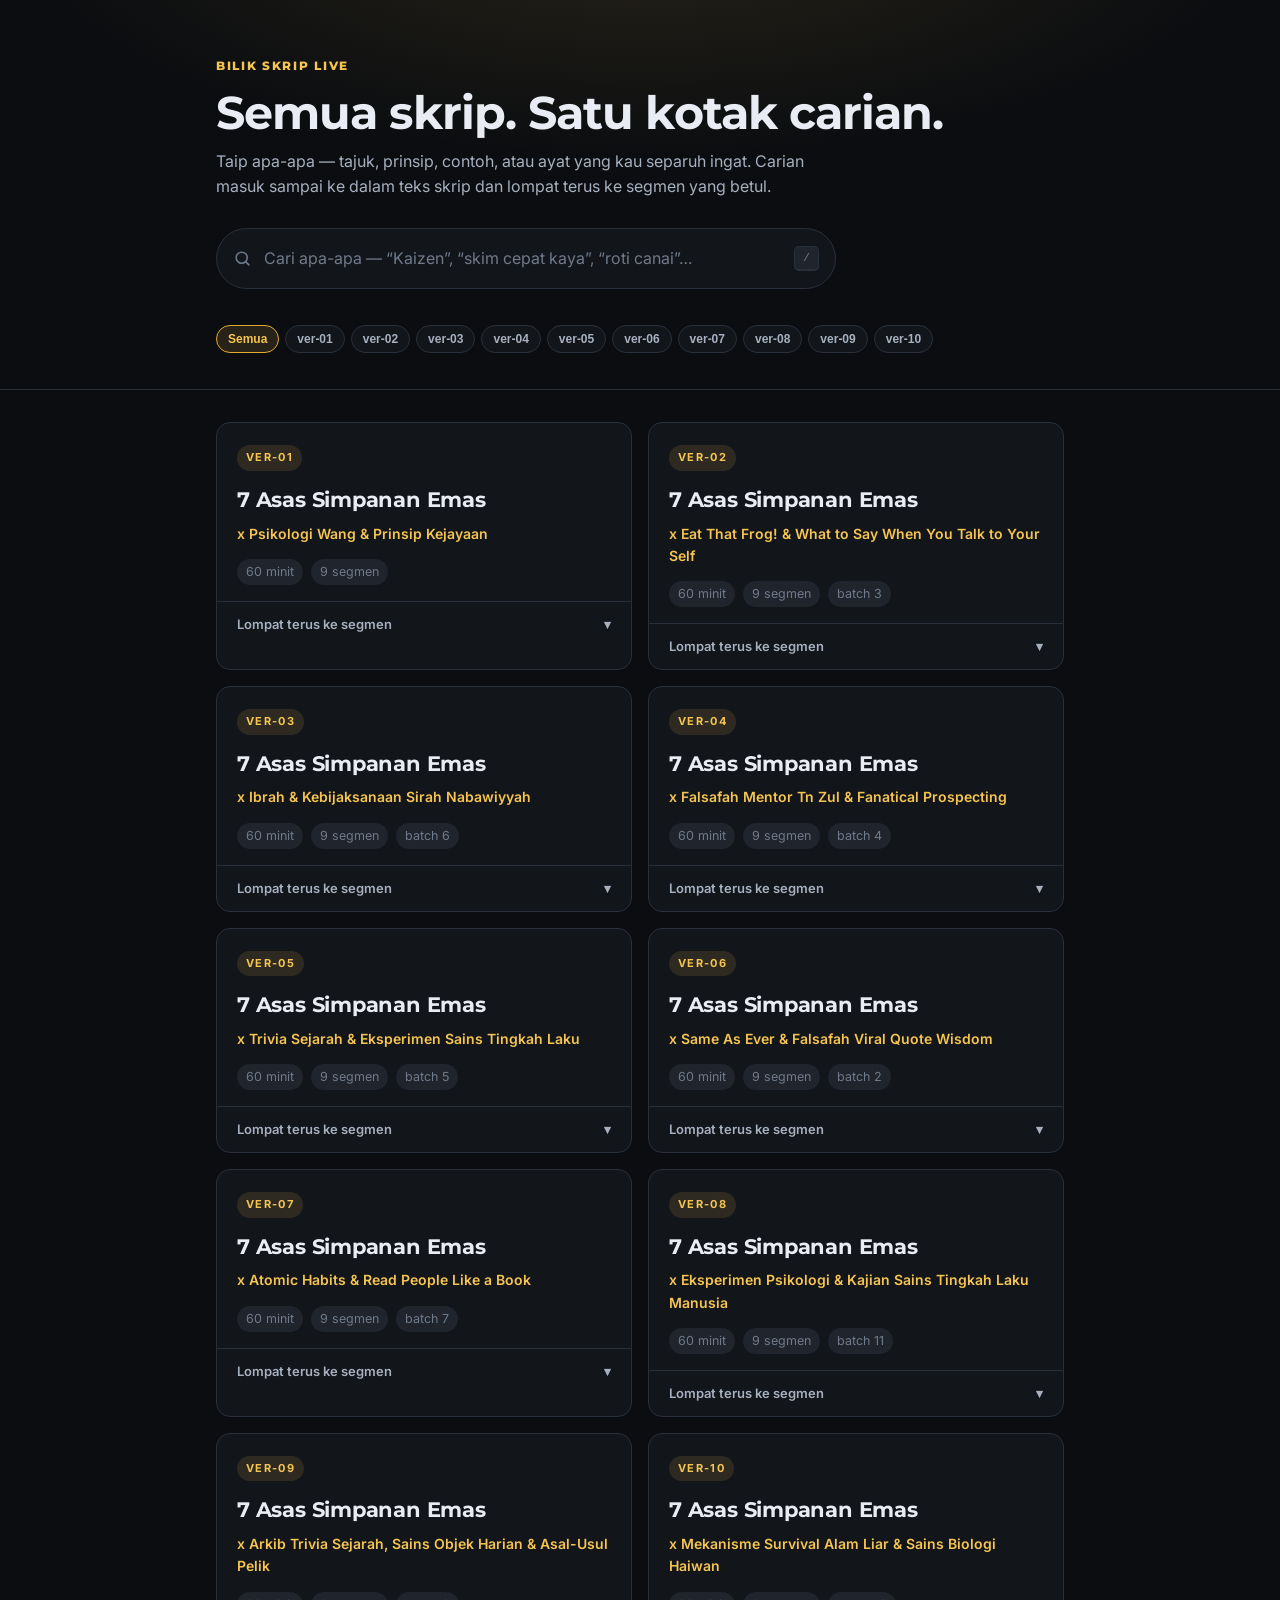
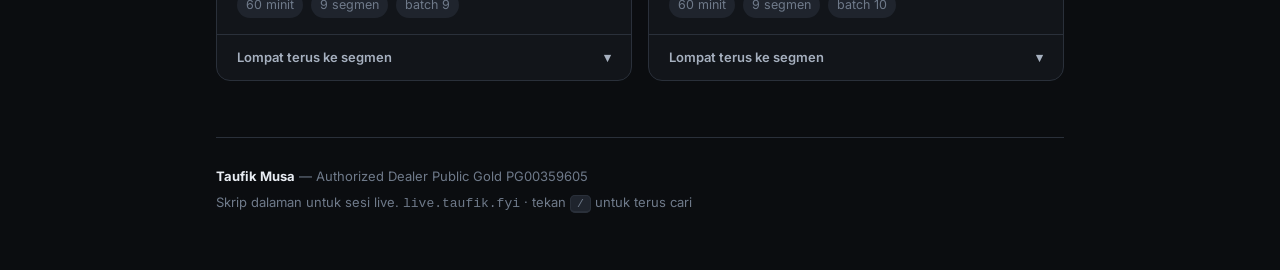
<file: index.html>
<!doctype html>
<html lang="ms" data-theme="dark">
<head>
<meta charset="utf-8">
<meta name="viewport" content="width=device-width, initial-scale=1, viewport-fit=cover">
<title>Bilik Skrip Live — Taufik Musa</title>
<meta name="description" content="Koleksi skrip live stream Taufik Musa. Cari terus ke mana-mana segmen dalam mana-mana skrip.">
<meta name="theme-color" content="#0b0d10">
<meta name="robots" content="noindex">
<link rel="preconnect" href="https://fonts.googleapis.com">
<link rel="preconnect" href="https://fonts.gstatic.com" crossorigin>
<link href="https://fonts.googleapis.com/css2?family=Inter:wght@400;500;600;700&family=Montserrat:wght@700;800&display=swap" rel="stylesheet">
<link rel="stylesheet" href="assets/css/style.css">
<link rel="icon" href="data:image/svg+xml,<svg xmlns='http://www.w3.org/2000/svg' viewBox='0 0 32 32'><text y='26' font-size='26'>🎙️</text></svg>">
</head>
<body>

<header class="hero">
  <div class="wrap">
    <div class="brand">Bilik Skrip Live</div>
    <h1>Semua skrip. Satu kotak carian.</h1>
    <p>Taip apa-apa — tajuk, prinsip, contoh, atau ayat yang kau separuh ingat.
       Carian masuk sampai ke dalam teks skrip dan lompat terus ke segmen yang betul.</p>

    <div class="searchbox">
      <svg viewBox="0 0 24 24" aria-hidden="true"><circle cx="11" cy="11" r="7"/><path d="M20 20l-3.5-3.5"/></svg>
      <input id="q" type="search" autocomplete="off" spellcheck="false"
             placeholder="Memuatkan skrip…" disabled
             aria-label="Cari dalam semua skrip live">
      <button id="clearq" hidden aria-label="Kosongkan carian">✕</button>
      <kbd class="slash">/</kbd>
    </div>
    <div class="searchmeta"><span id="kira"></span></div>

    <div class="chips" id="vchips" hidden></div>
  </div>
</header>

<div class="wrap">

  <div id="skeleton" class="skeleton">
    <div class="sk-card"></div><div class="sk-card"></div>
  </div>

  <div id="hasil" class="hasil" hidden></div>

  <div id="senarai" class="grid"></div>

  <footer class="foot">
    <p style="margin:0 0 6px"><b style="color:var(--text)">Taufik Musa</b> — Authorized Dealer Public Gold PG00359605</p>
    <p style="margin:0">Skrip dalaman untuk sesi live. <code>live.taufik.fyi</code> ·
       tekan <kbd>/</kbd> untuk terus cari</p>
  </footer>
</div>

<script src="assets/js/hub.js"></script>
</body>
</html>
</file>
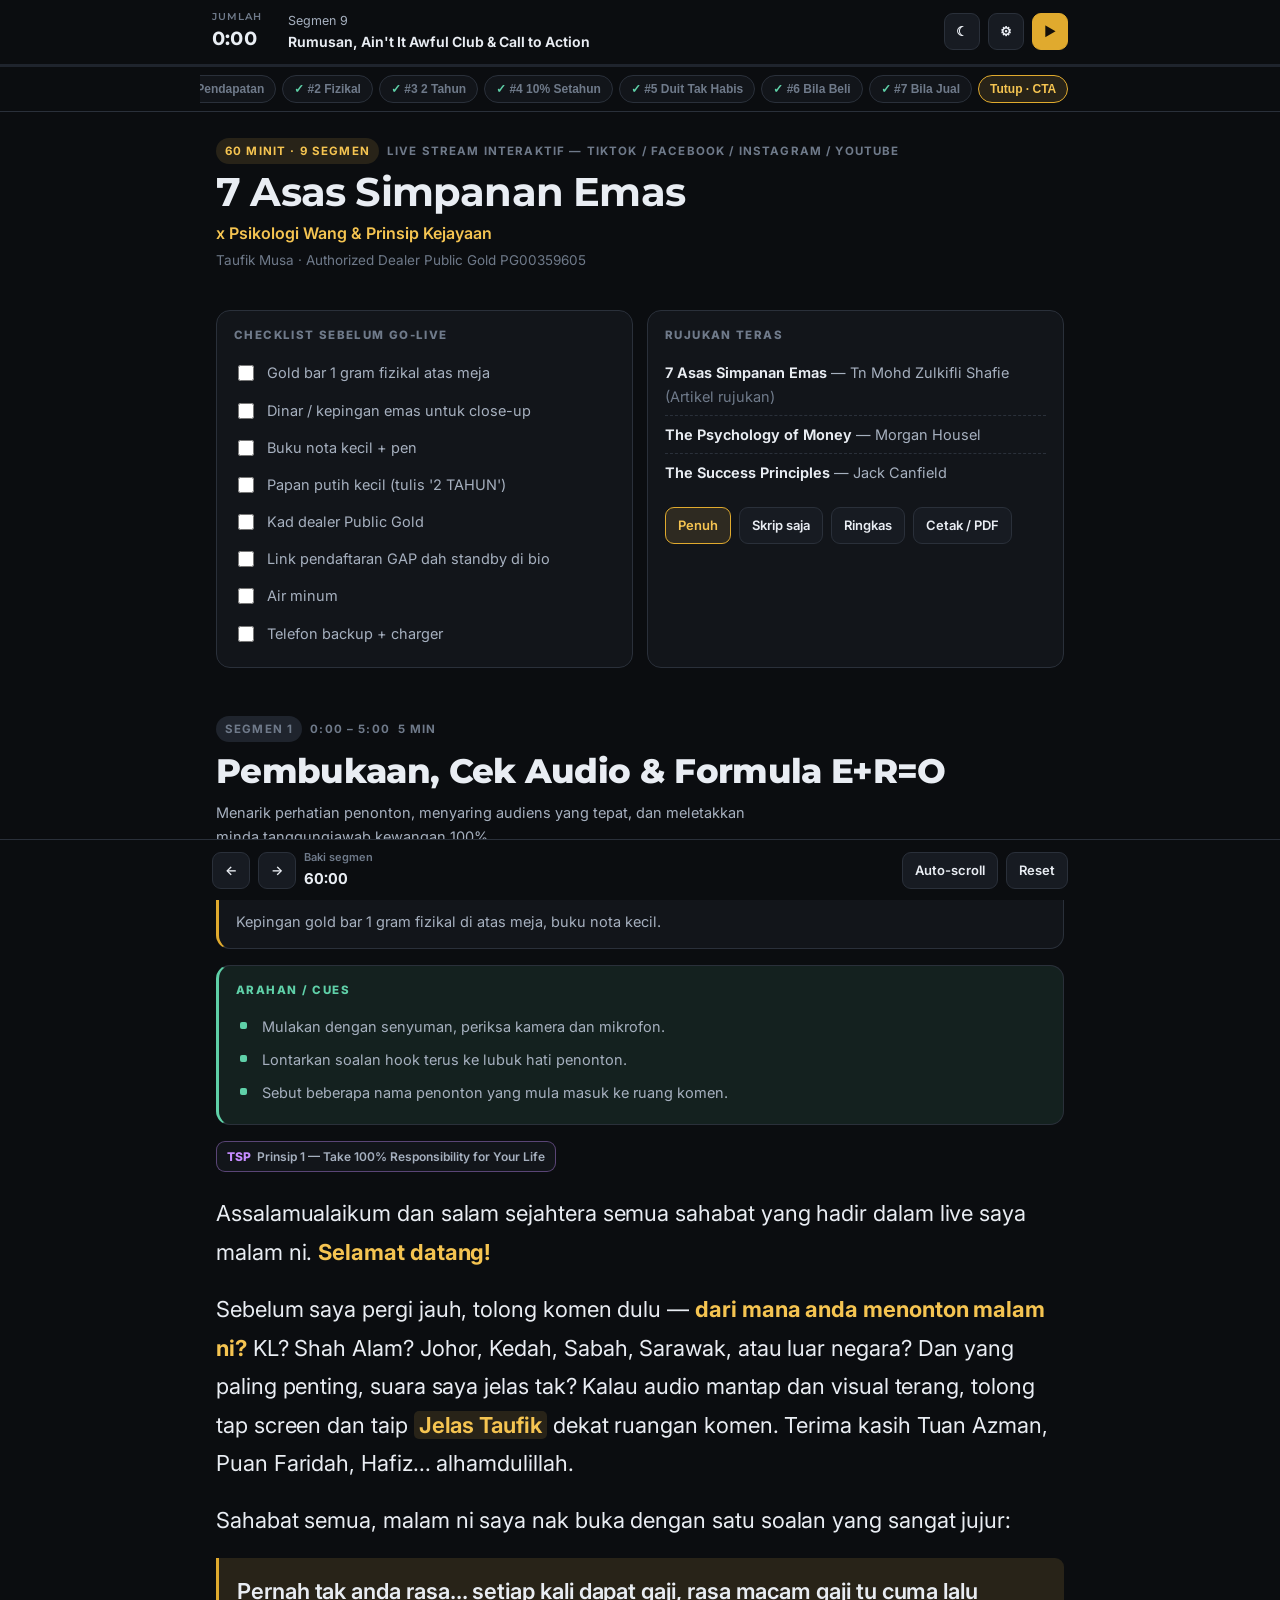
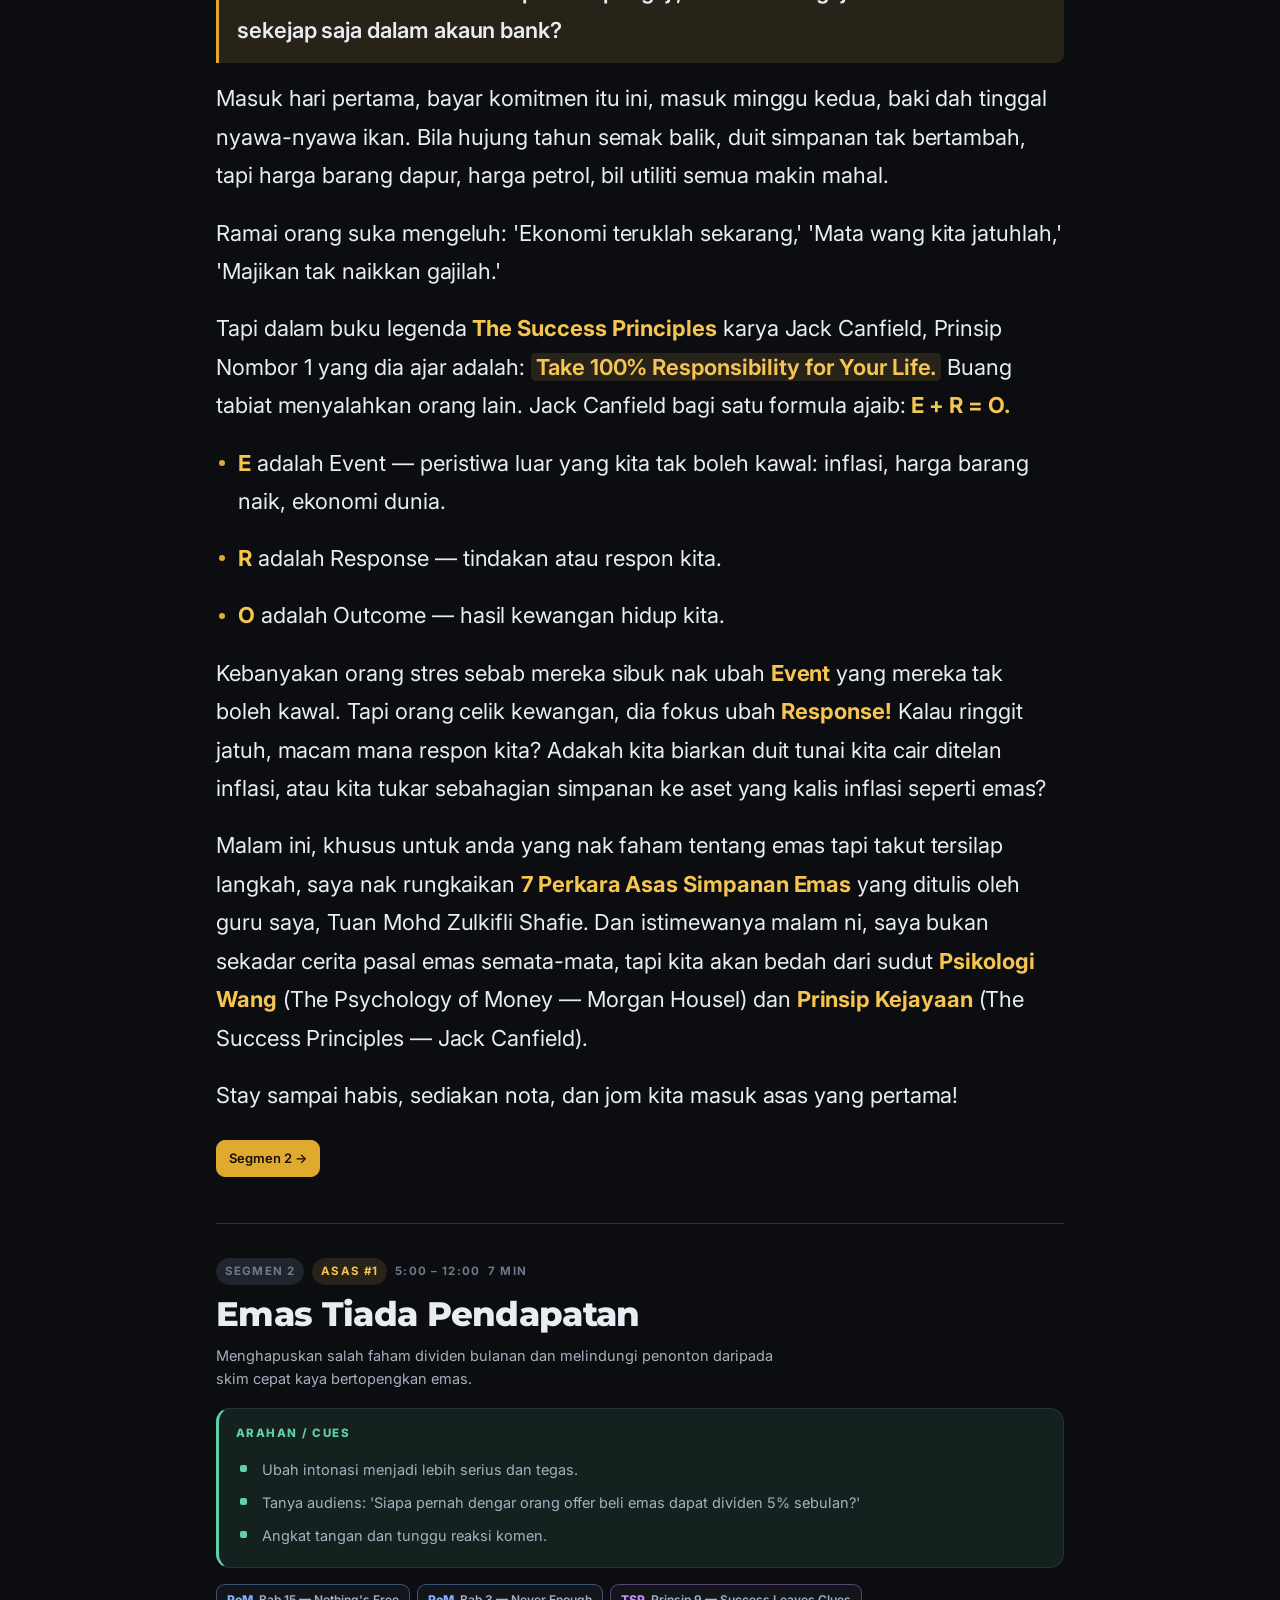
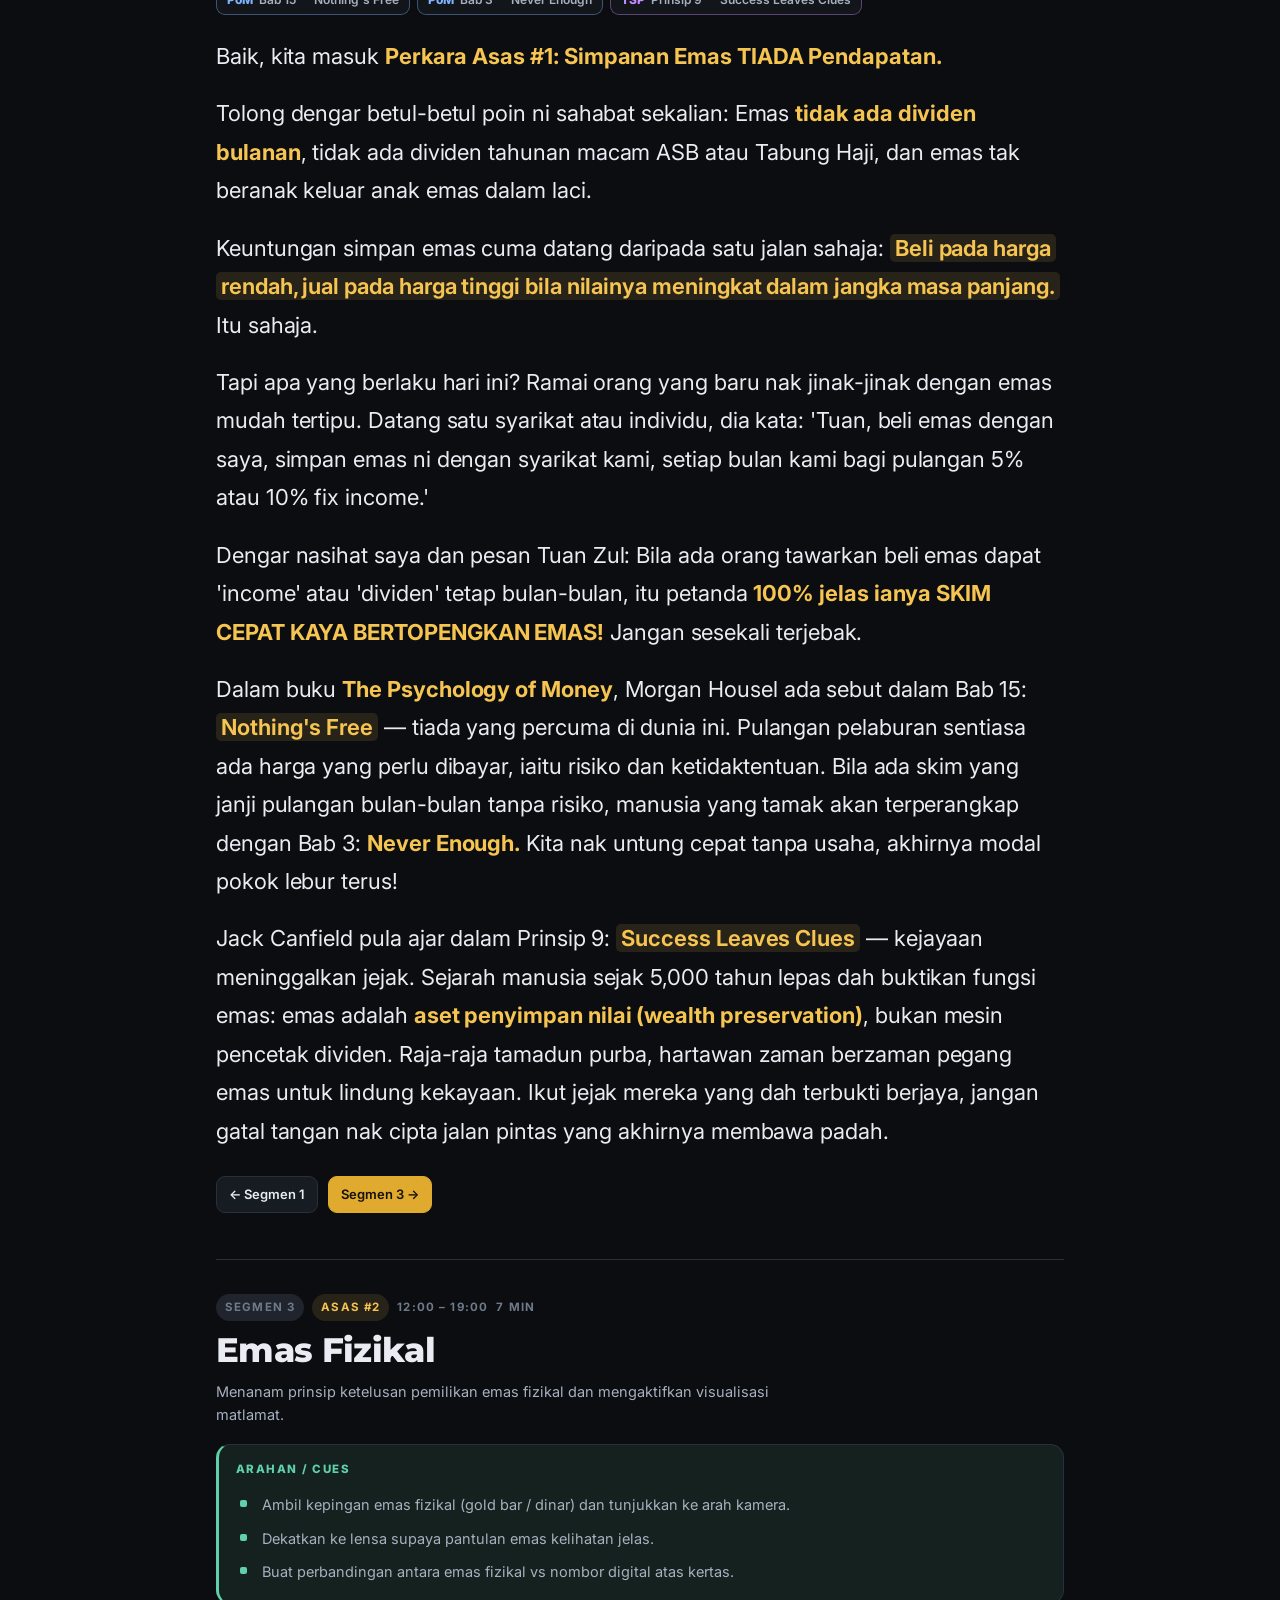
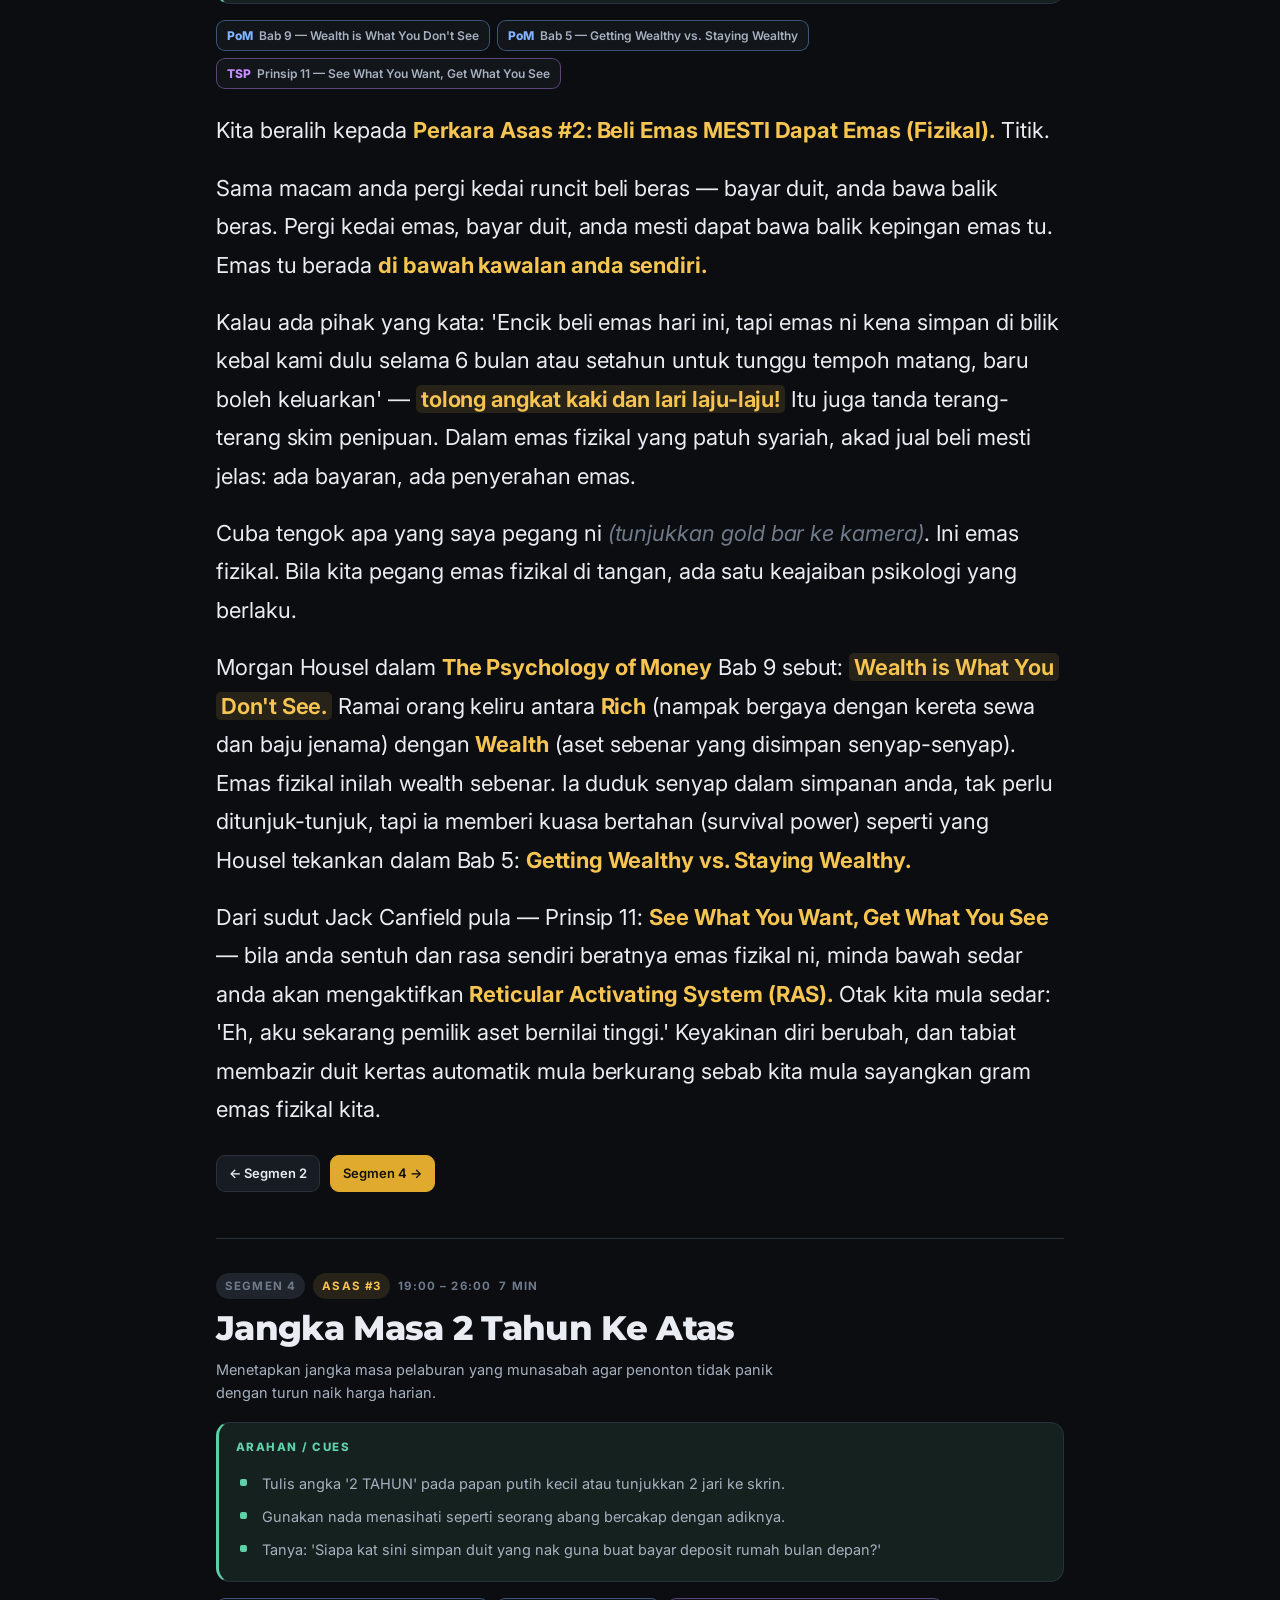
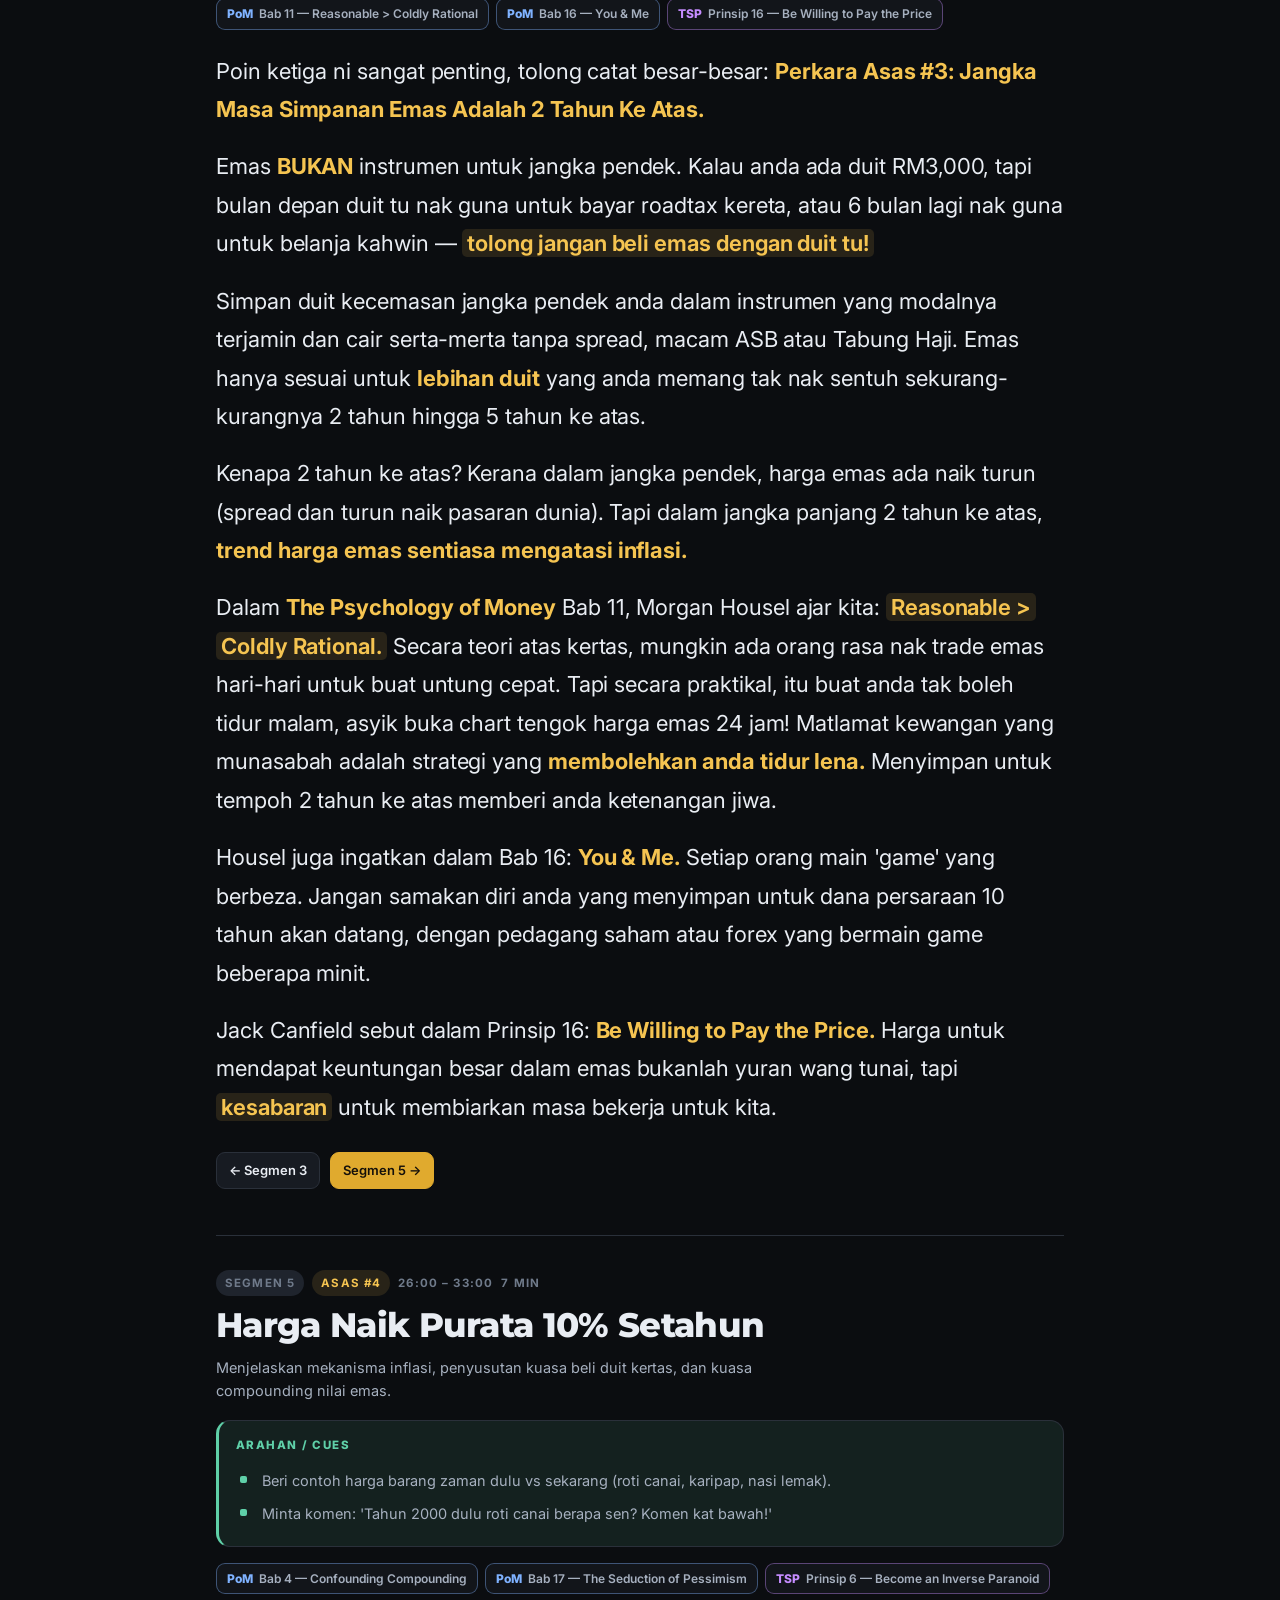
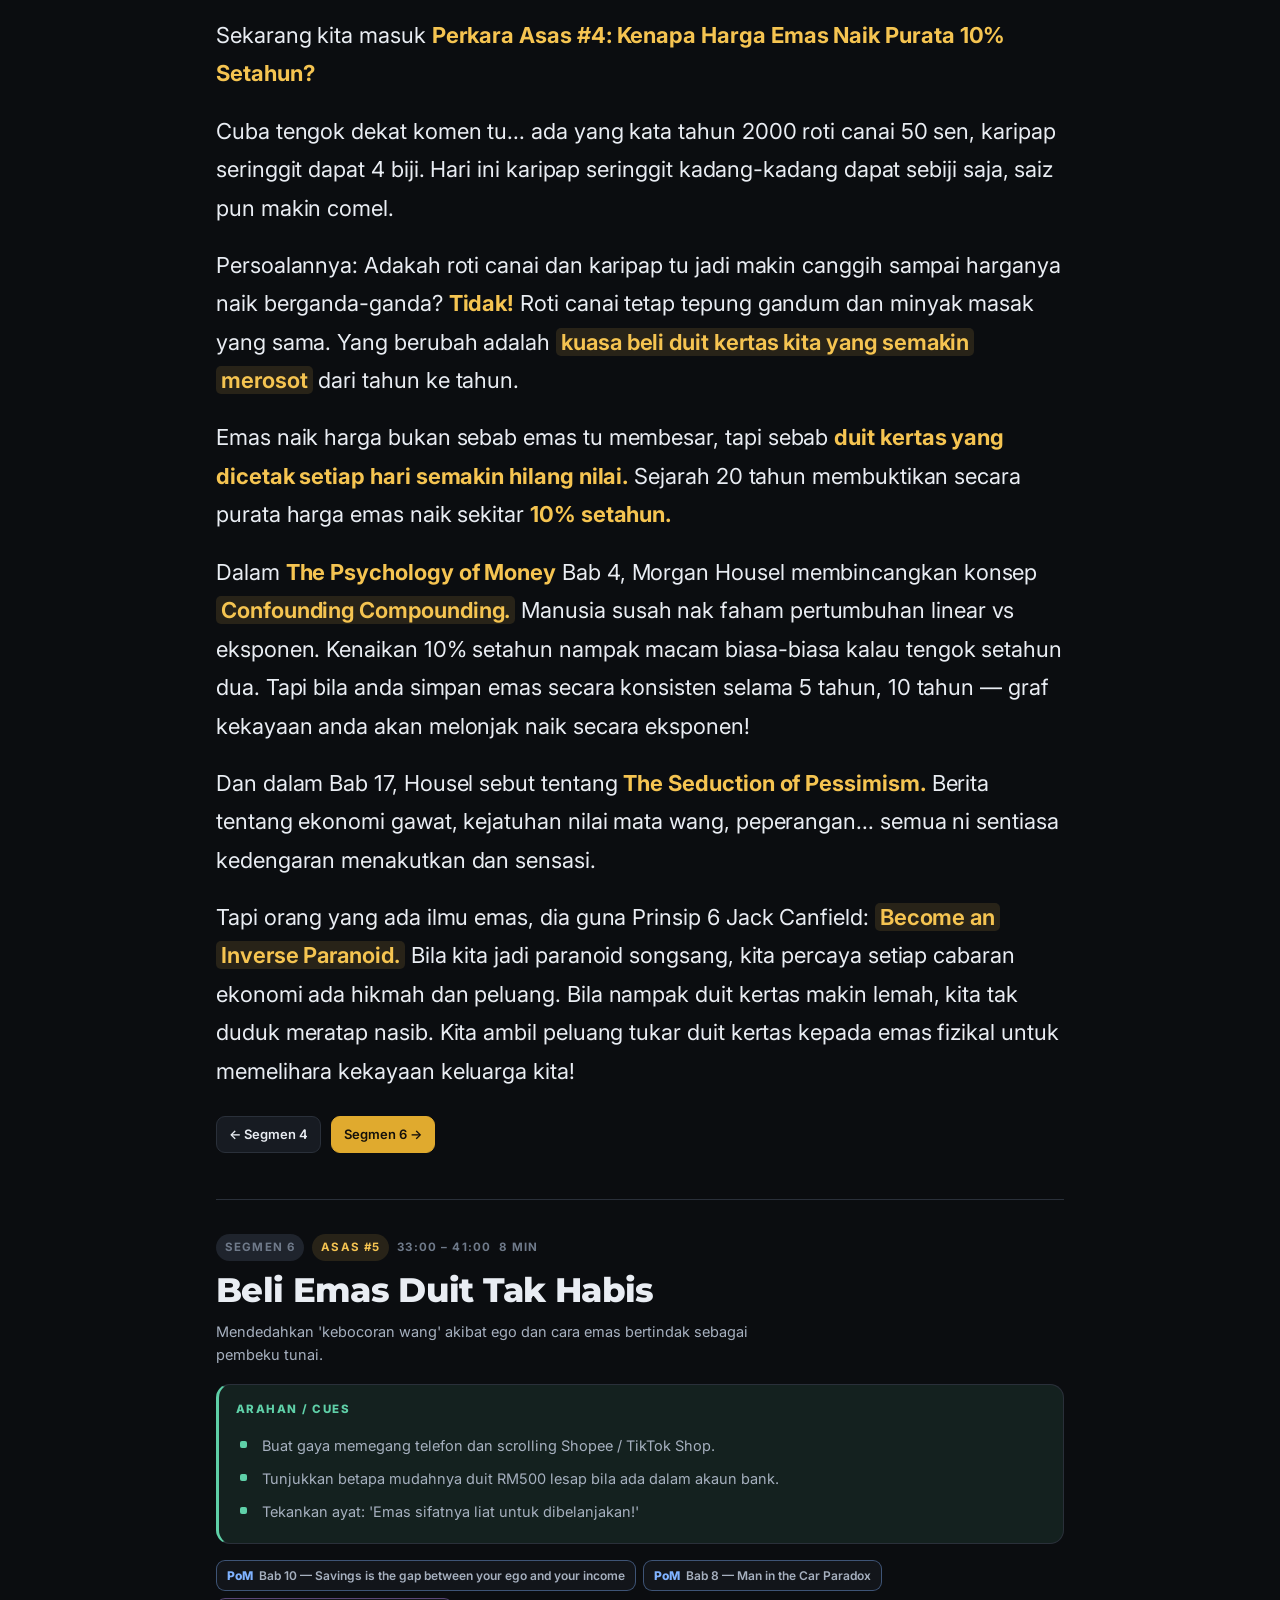
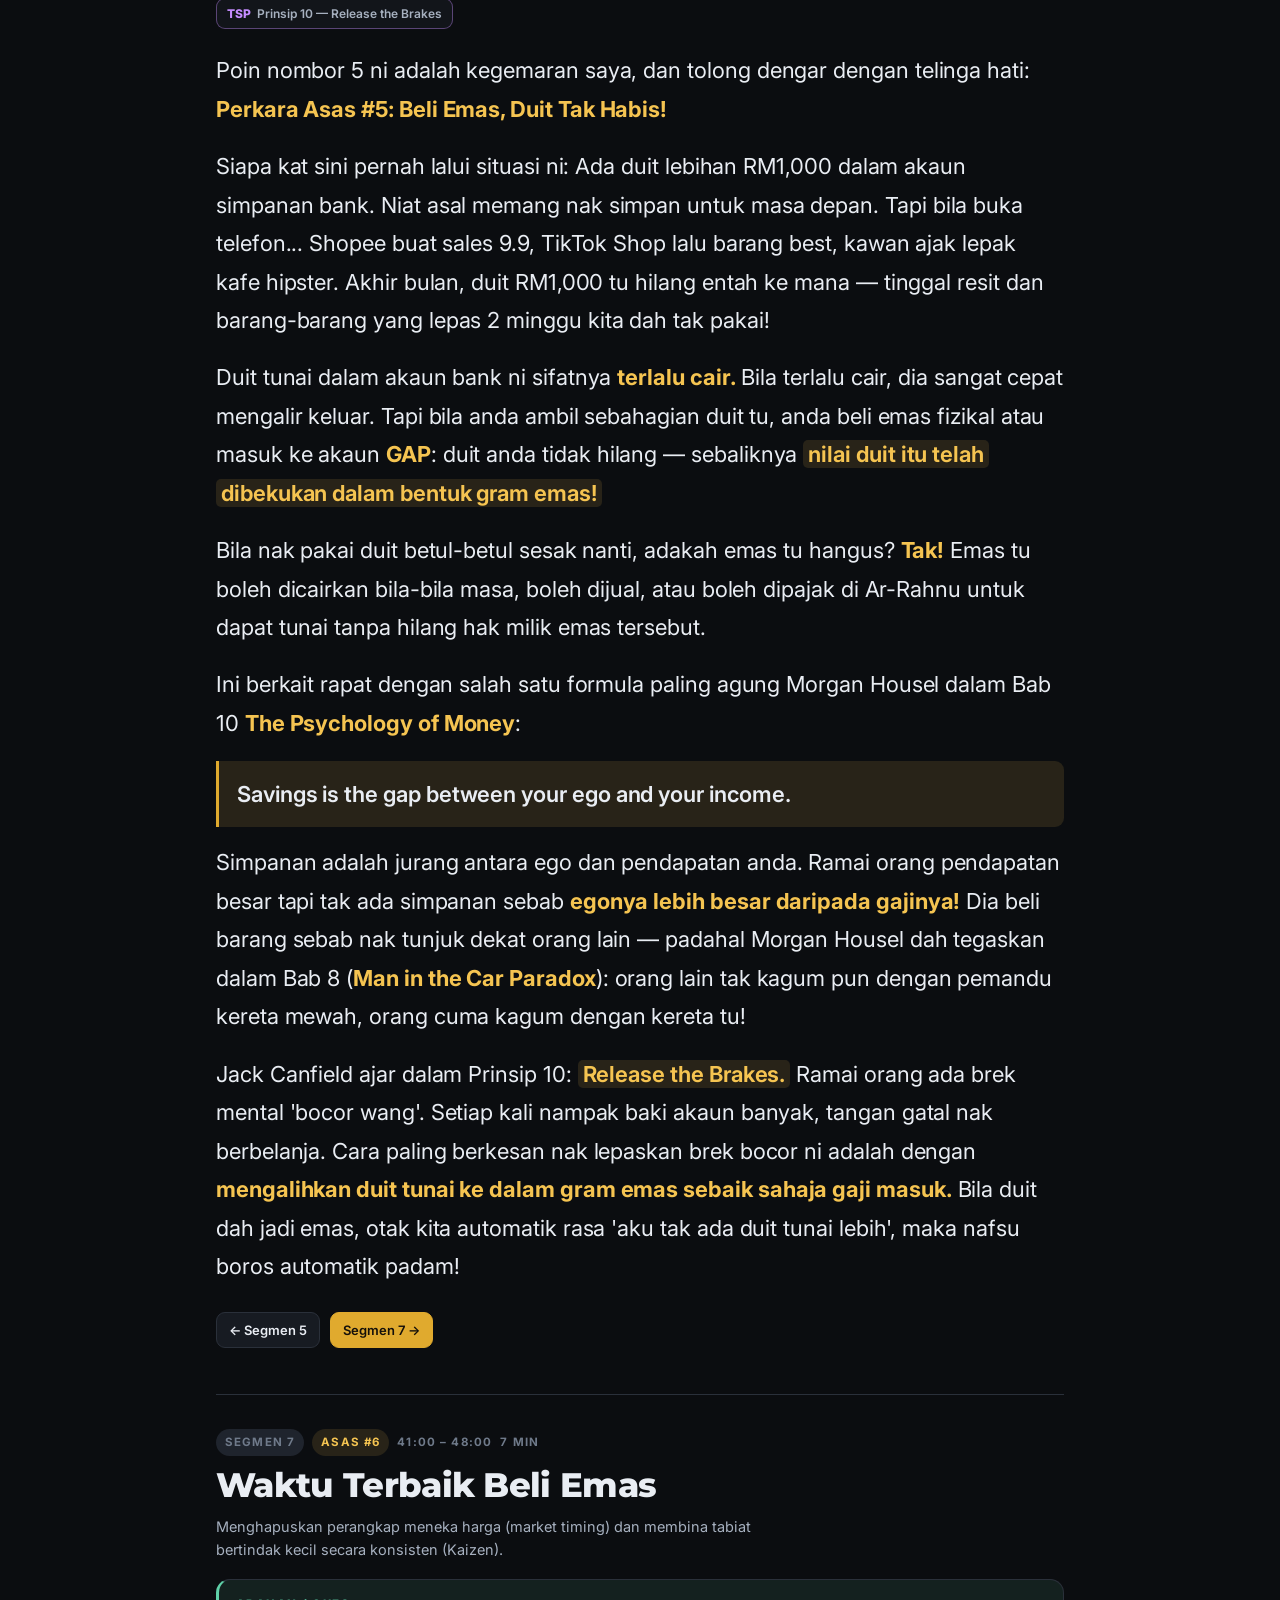
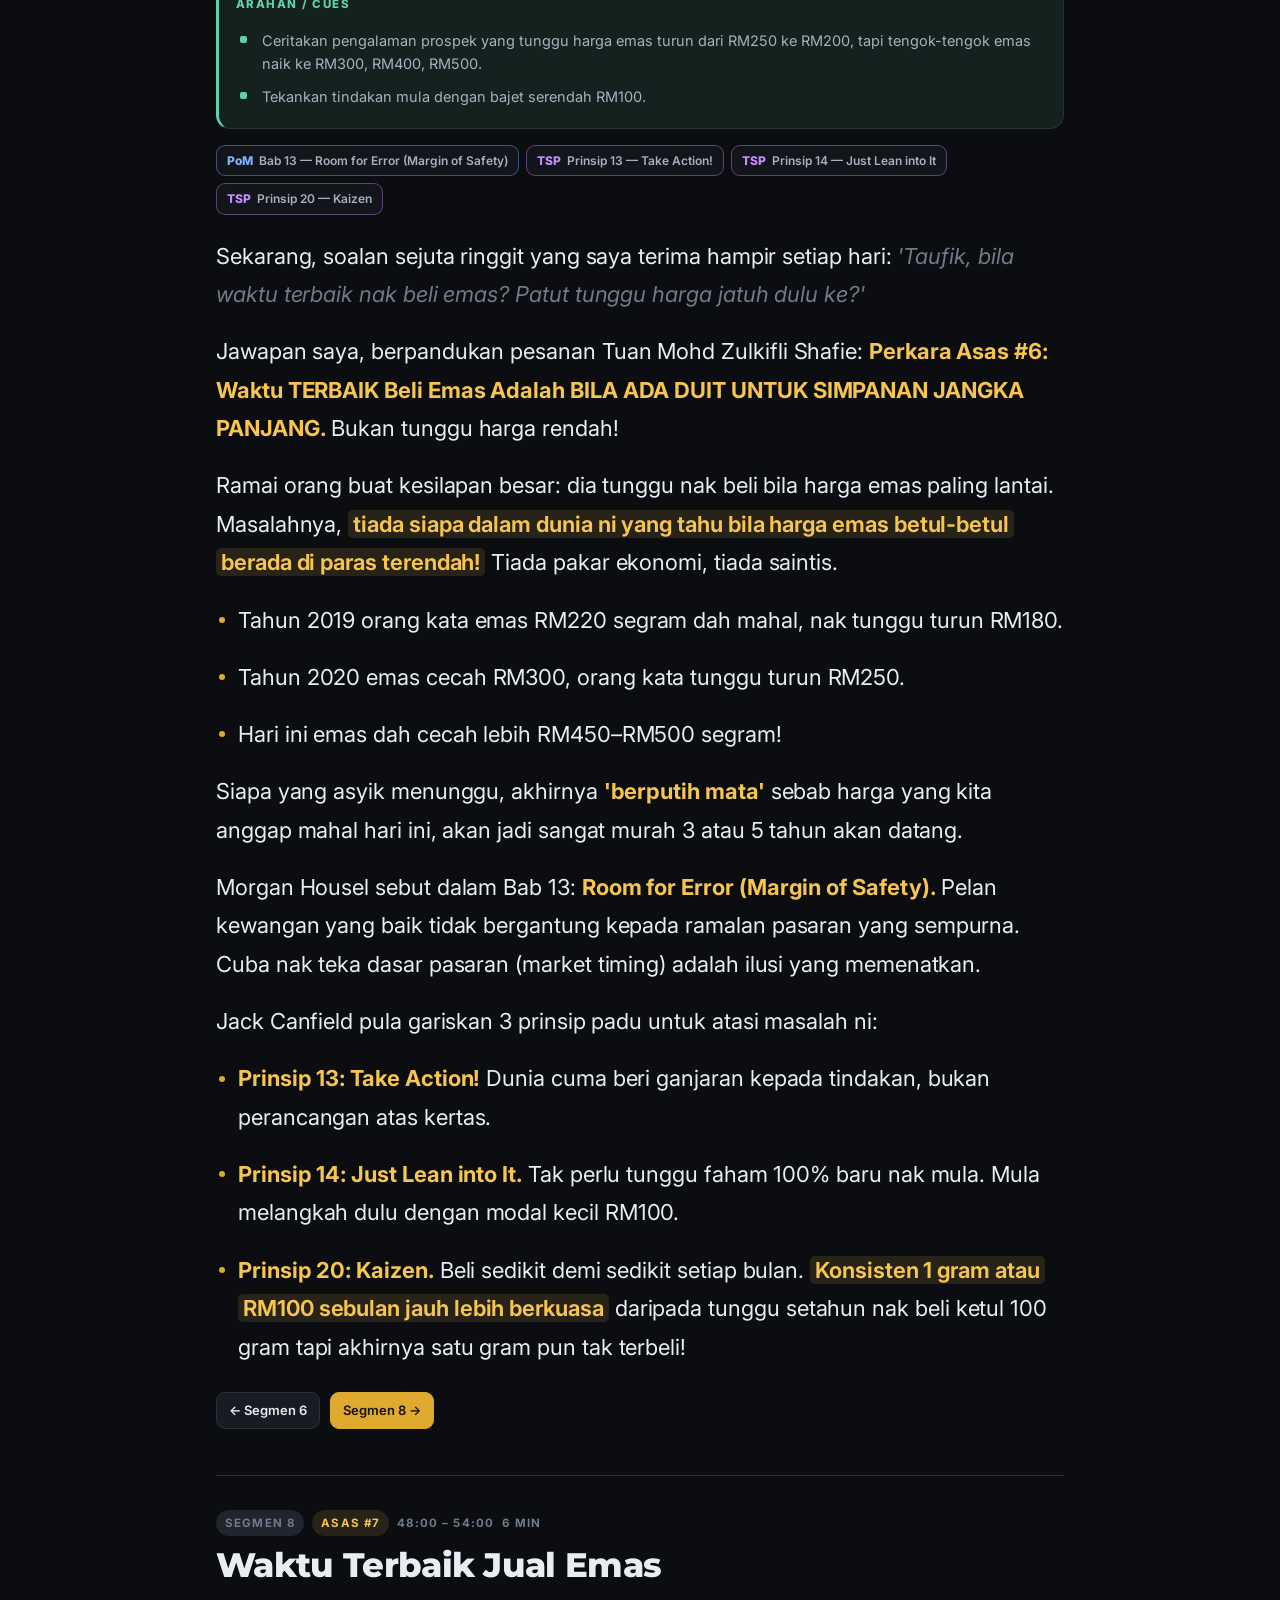
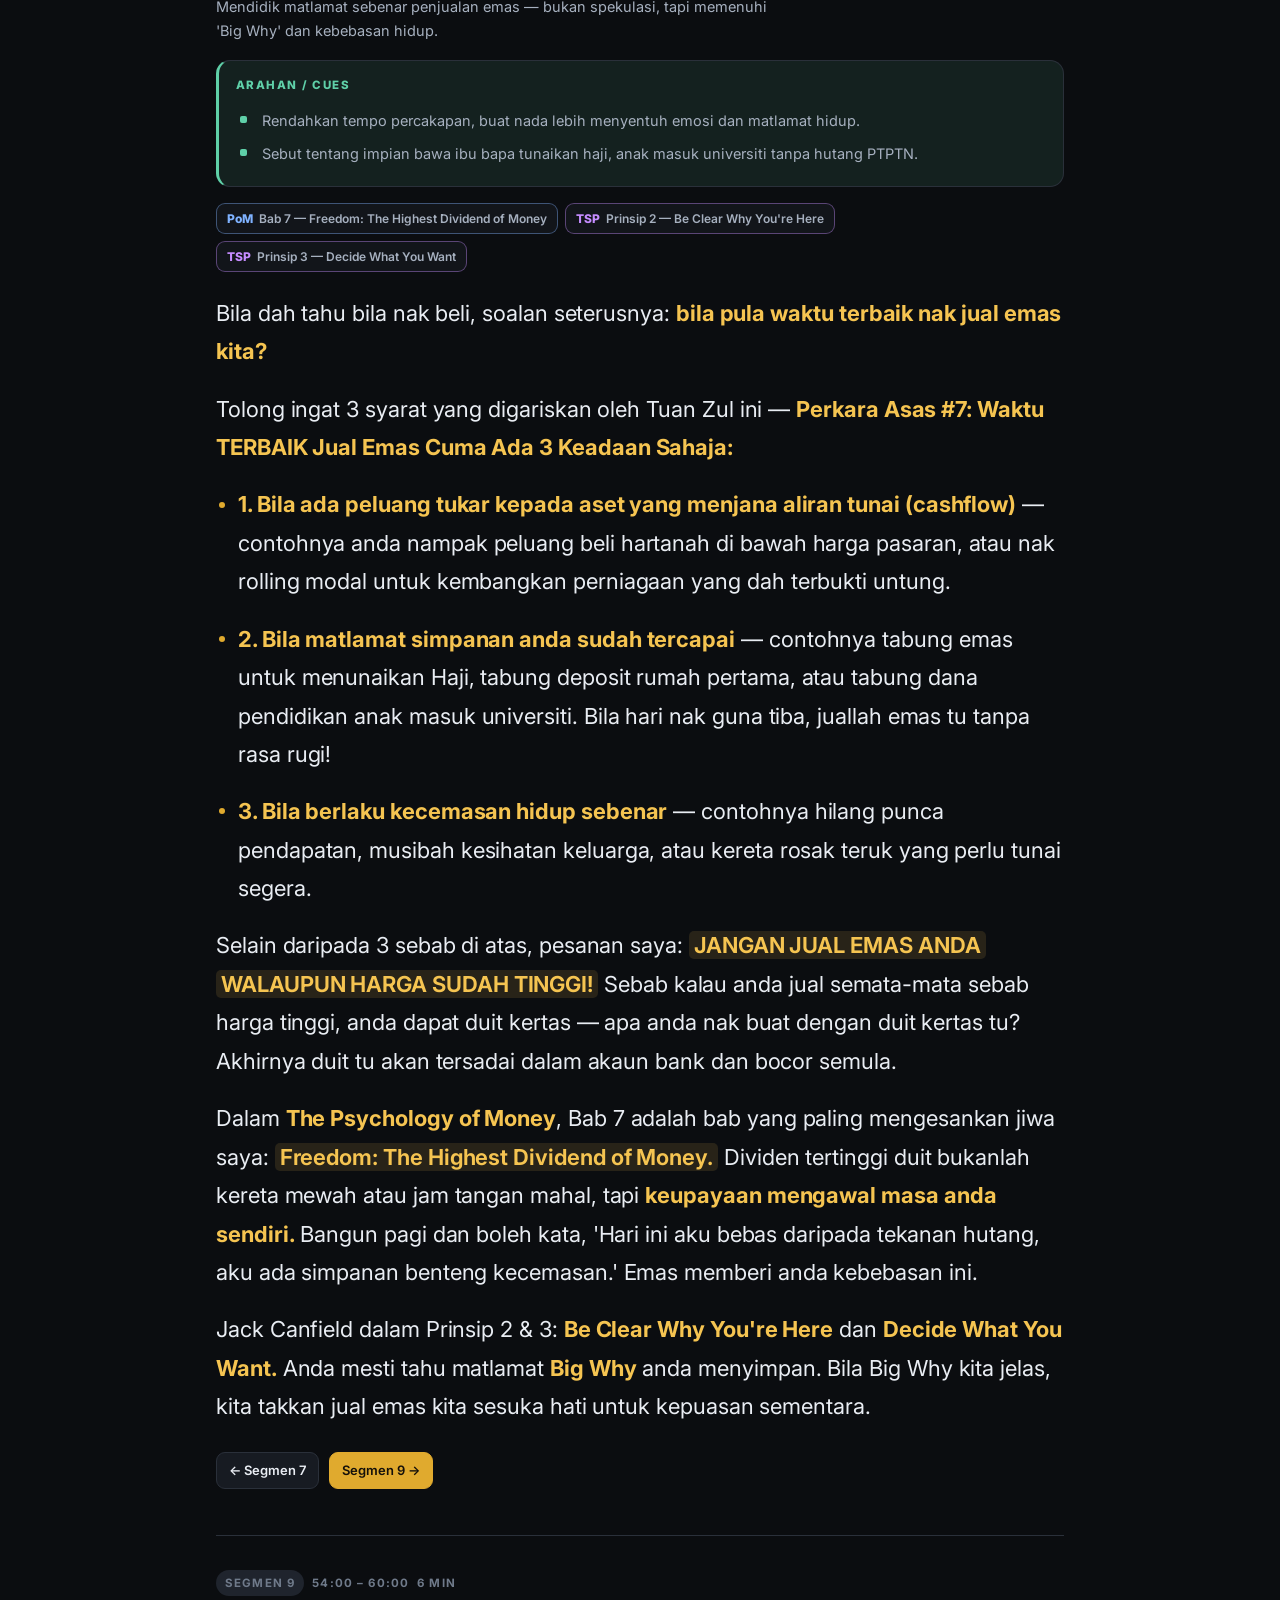
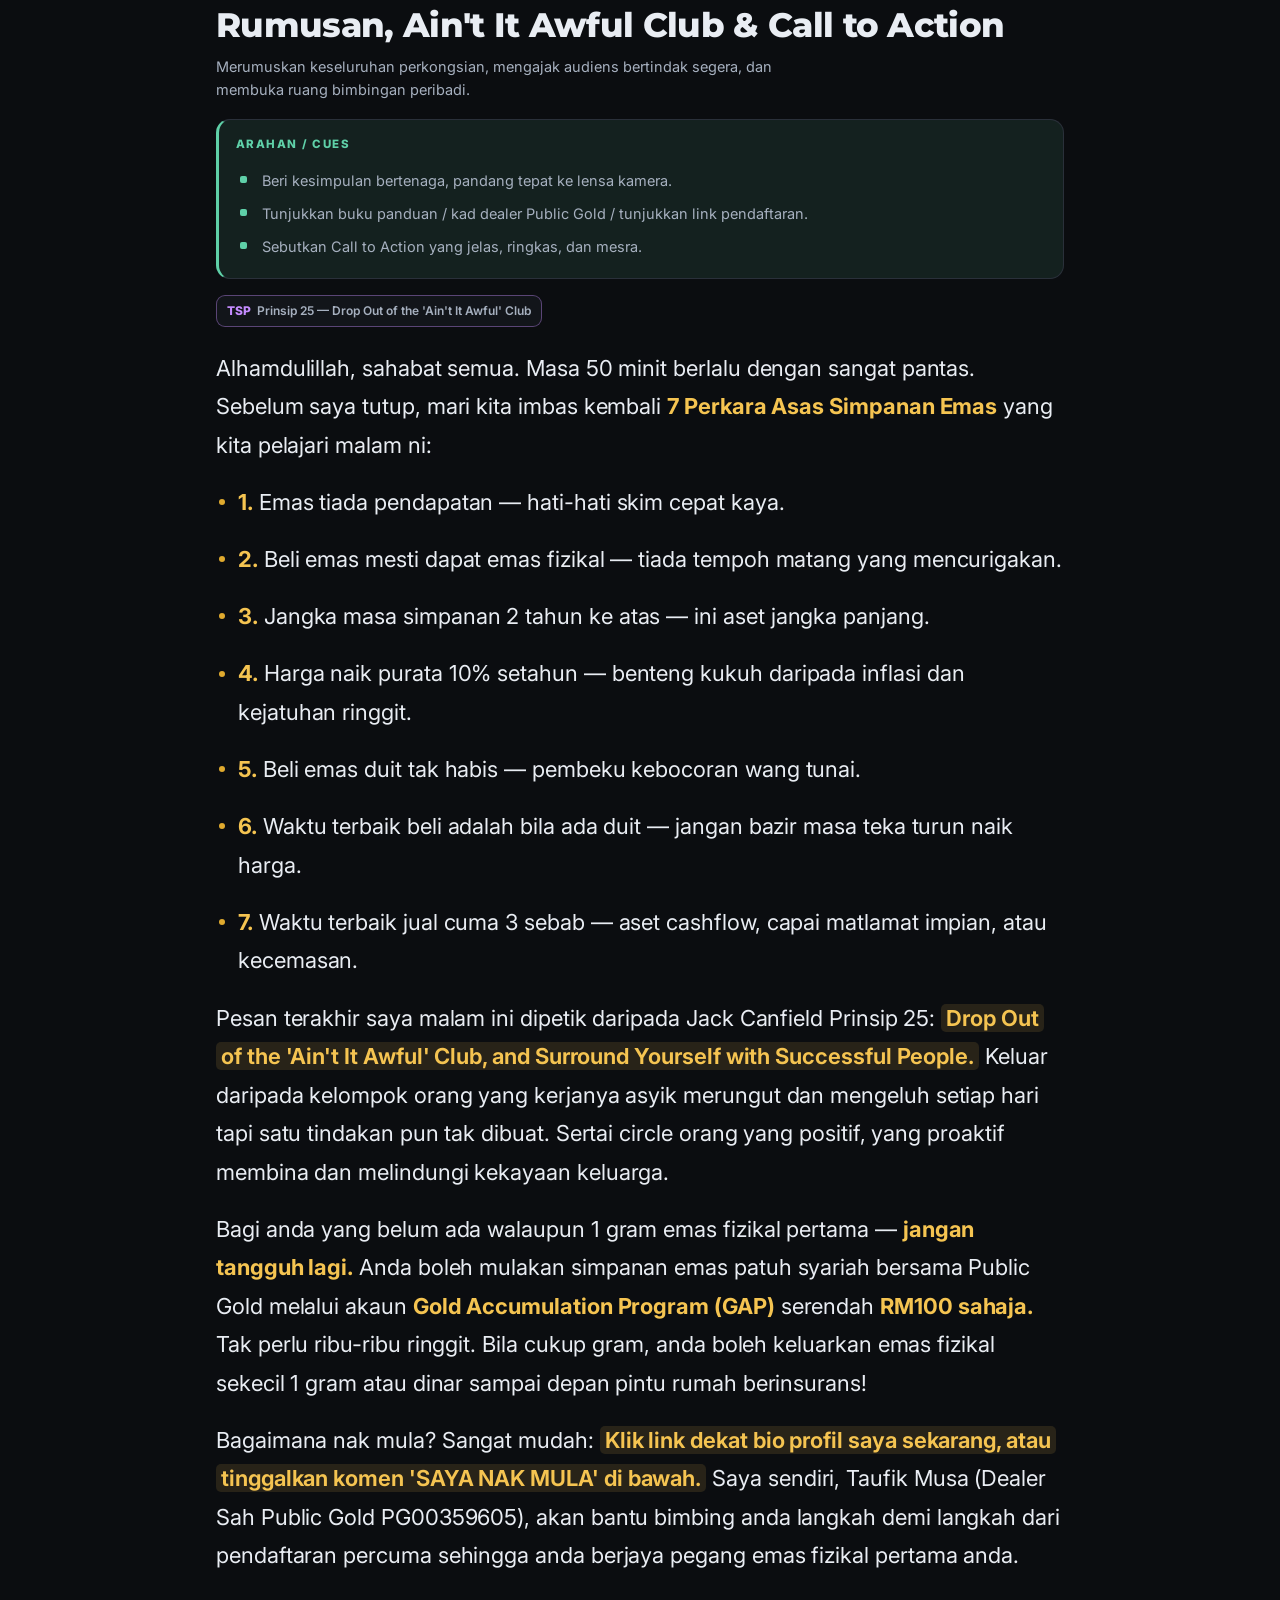
<file: live-01/index.html>
<!doctype html>
<html lang="ms" data-theme="dark" data-mode="penuh">
<head>
<meta charset="utf-8">
<meta name="viewport" content="width=device-width, initial-scale=1, viewport-fit=cover">
<title>Skrip Live — 7 Asas Simpanan Emas</title>
<meta name="description" content="Skrip lengkap live stream 1 jam: 7 Asas Simpanan Emas x Psikologi Wang &amp; Prinsip Kejayaan. Teleprompter dengan jam segmen, cue card dan mod ringkas.">
<meta name="theme-color" content="#0b0d10">
<meta name="robots" content="noindex">
<link rel="preconnect" href="https://fonts.googleapis.com">
<link rel="preconnect" href="https://fonts.gstatic.com" crossorigin>
<link href="https://fonts.googleapis.com/css2?family=Inter:wght@400;500;600;700&family=Montserrat:wght@700;800&display=swap" rel="stylesheet">
<link rel="stylesheet" href="../assets/css/style.css">
<link rel="icon" href="data:image/svg+xml,<svg xmlns='http://www.w3.org/2000/svg' viewBox='0 0 32 32'><text y='26' font-size='26'>🎙️</text></svg>">
</head>
<body>

<!-- ============ TOPBAR ============ -->
<header class="topbar no-print">
  <div class="topbar-in">
    <div class="clock" id="clock">
      <small>Jumlah</small>
      <span id="clock-val">0:00</span>
    </div>

    <div class="seg-now">
      <span id="now-label">Segmen 1</span>
      <b id="now-title">Memuatkan…</b>
    </div>

    <button class="btn icon" id="theme" title="Tukar tema" aria-label="Tukar tema">☾</button>
    <button class="btn icon" id="gear" title="Tetapan (?)" aria-label="Tetapan">⚙</button>
    <button class="btn icon primary" id="play" title="Mula / jeda (Space)" aria-label="Mula">▶</button>
  </div>
  <div class="progress" id="bar"><i></i></div>
  <div class="chips" id="chips"></div>
</header>

<!-- ============ KANDUNGAN ============ -->
<div class="wrap">

  <section class="prep no-print">
    <div class="seg-kicker" style="margin-bottom:6px">
      <span class="tag gold" id="meta-durasi">—</span>
      <span id="meta-format">—</span>
    </div>
    <h1 style="font-family:var(--font-head);font-size:clamp(26px,6.4vw,40px);line-height:1.12;margin:0 0 6px;letter-spacing:-.02em">
      <span id="judul">—</span>
    </h1>
    <p style="color:var(--gold-400);font-weight:600;margin:0 0 4px" id="subjudul">—</p>
    <p style="color:var(--text-mute);font-size:13.5px;margin:0 0 4px" id="meta-hos">—</p>

    <div class="prep-grid" style="margin-top:22px">
      <div class="box">
        <h3>Checklist sebelum go-live</h3>
        <ul class="checklist" id="props"></ul>
      </div>
      <div class="box">
        <h3>Rujukan teras</h3>
        <ul class="rujukan-list" id="rujukan-teras"></ul>
        <div style="margin-top:16px;display:flex;gap:8px;flex-wrap:wrap">
          <button class="btn" data-mode-btn="penuh">Penuh</button>
          <button class="btn" data-mode-btn="skrip">Skrip saja</button>
          <button class="btn" data-mode-btn="ringkas">Ringkas</button>
          <button class="btn" onclick="window.print()">Cetak / PDF</button>
        </div>
      </div>
    </div>
  </section>

  <main>
    <div id="loading" style="padding:40px 0;color:var(--text-mute)">Memuatkan skrip…</div>
    <div id="segmen"></div>
  </main>

  <footer class="foot no-print">
    <p style="margin:0 0 6px"><a href="../">← Semua skrip live</a></p>
    <p style="margin:0">Taufik Musa · Authorized Dealer Public Gold PG00359605 · <code>live.taufik.fyi</code></p>
  </footer>
</div>

<!-- ============ BAR BAWAH ============ -->
<div class="bottombar no-print">
 <div class="bottombar-in">
  <button class="btn" id="prev" title="Segmen sebelum (←)">←</button>
  <button class="btn" id="next" title="Segmen seterusnya (→)">→</button>
  <div class="segtime" id="segtime">
    <small>Baki segmen</small>
    <span id="segtime-val">0:00</span>
  </div>
  <div class="spacer"></div>
  <button class="btn" id="scroll" title="Auto-scroll (S)">Auto-scroll</button>
  <button class="btn" id="reset" title="Reset jam (R)">Reset</button>
 </div>
</div>

<!-- ============ TETAPAN ============ -->
<div class="sheet" id="sheet" role="dialog" aria-label="Tetapan">
  <div class="sheet-in">
    <h3>Tetapan</h3>

    <div class="row">
      <span class="lbl">Saiz teks skrip</span>
      <input type="range" id="rng-size" min="15" max="46" step="1">
      <span id="val-size" style="font-size:13px;color:var(--text-mute);min-width:52px;text-align:right">22px</span>
    </div>

    <div class="row">
      <span class="lbl">Laju auto-scroll</span>
      <input type="range" id="rng-speed" min="4" max="120" step="2">
      <span id="val-speed" style="font-size:13px;color:var(--text-mute);min-width:62px;text-align:right">28 px/s</span>
    </div>

    <div class="row">
      <span class="lbl">Paparan</span>
      <div class="seg-btns">
        <button class="btn" data-mode-btn="penuh">Penuh</button>
        <button class="btn" data-mode-btn="skrip">Skrip</button>
        <button class="btn" data-mode-btn="ringkas">Ringkas</button>
      </div>
    </div>

    <div class="kbd-help">
      <kbd>Space</kbd> mula/jeda &nbsp; <kbd>←</kbd><kbd>→</kbd> segmen &nbsp; <kbd>1</kbd>–<kbd>9</kbd> lompat<br>
      <kbd>+</kbd><kbd>−</kbd> saiz teks &nbsp; <kbd>S</kbd> auto-scroll &nbsp; <kbd>F</kbd> skrin penuh &nbsp; <kbd>R</kbd> reset
    </div>

    <div style="margin-top:18px;text-align:right">
      <button class="btn primary" data-close>Tutup</button>
    </div>
  </div>
</div>

<script>window.LIVE_ID = 'live-01';</script>
<script src="../assets/js/app.js"></script>
</body>
</html>
</file>
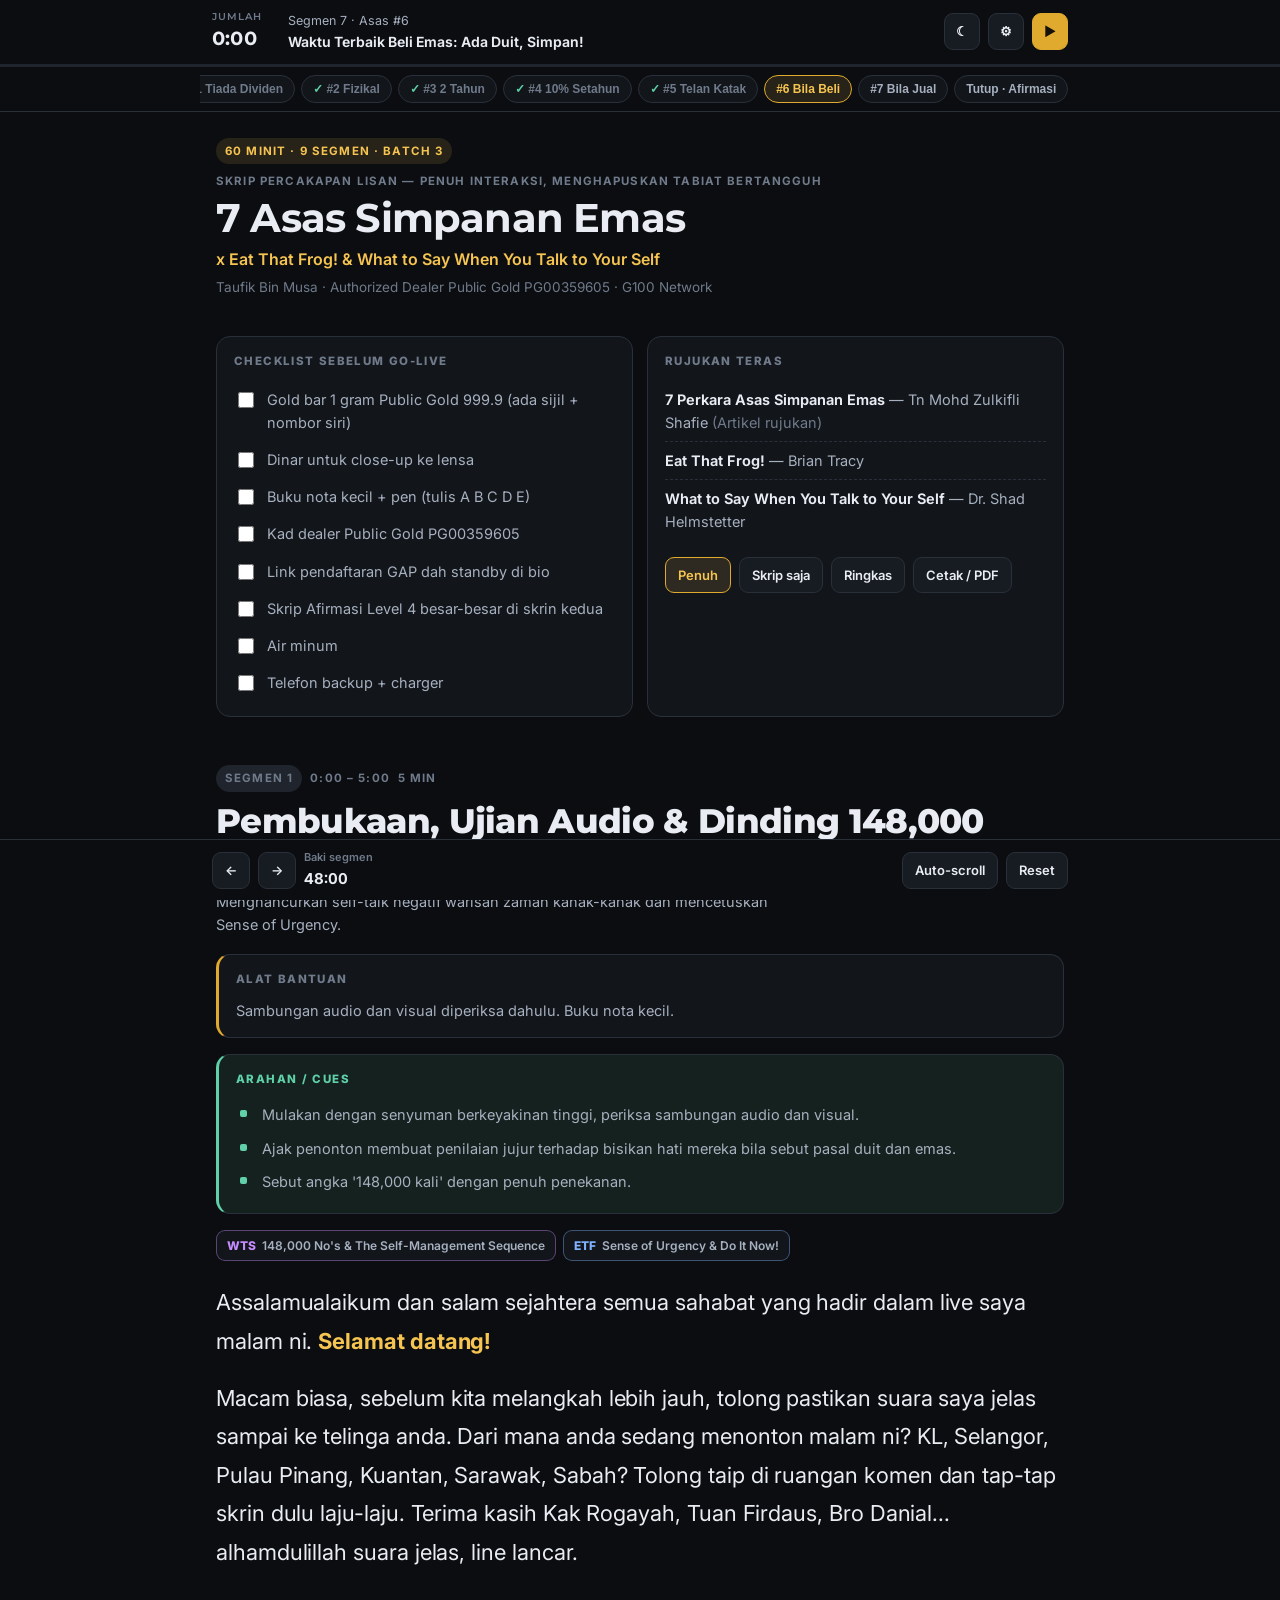
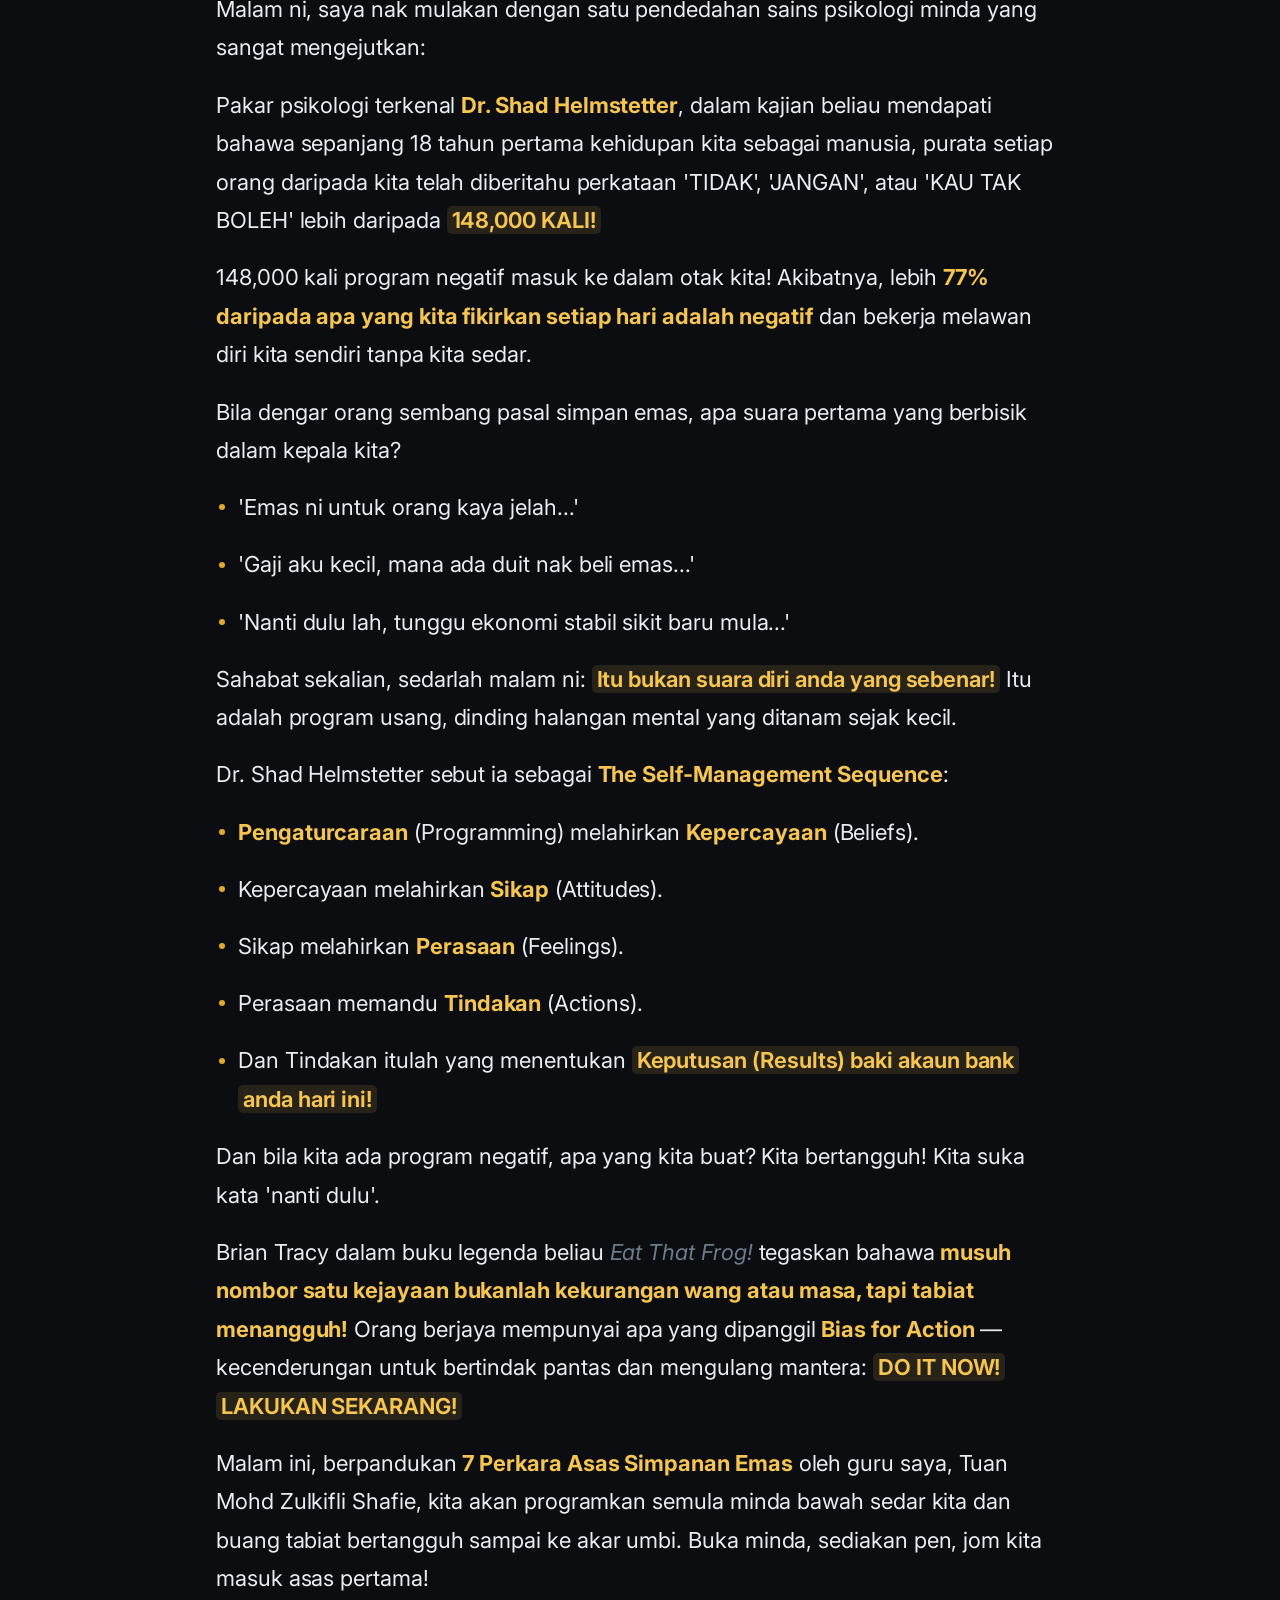
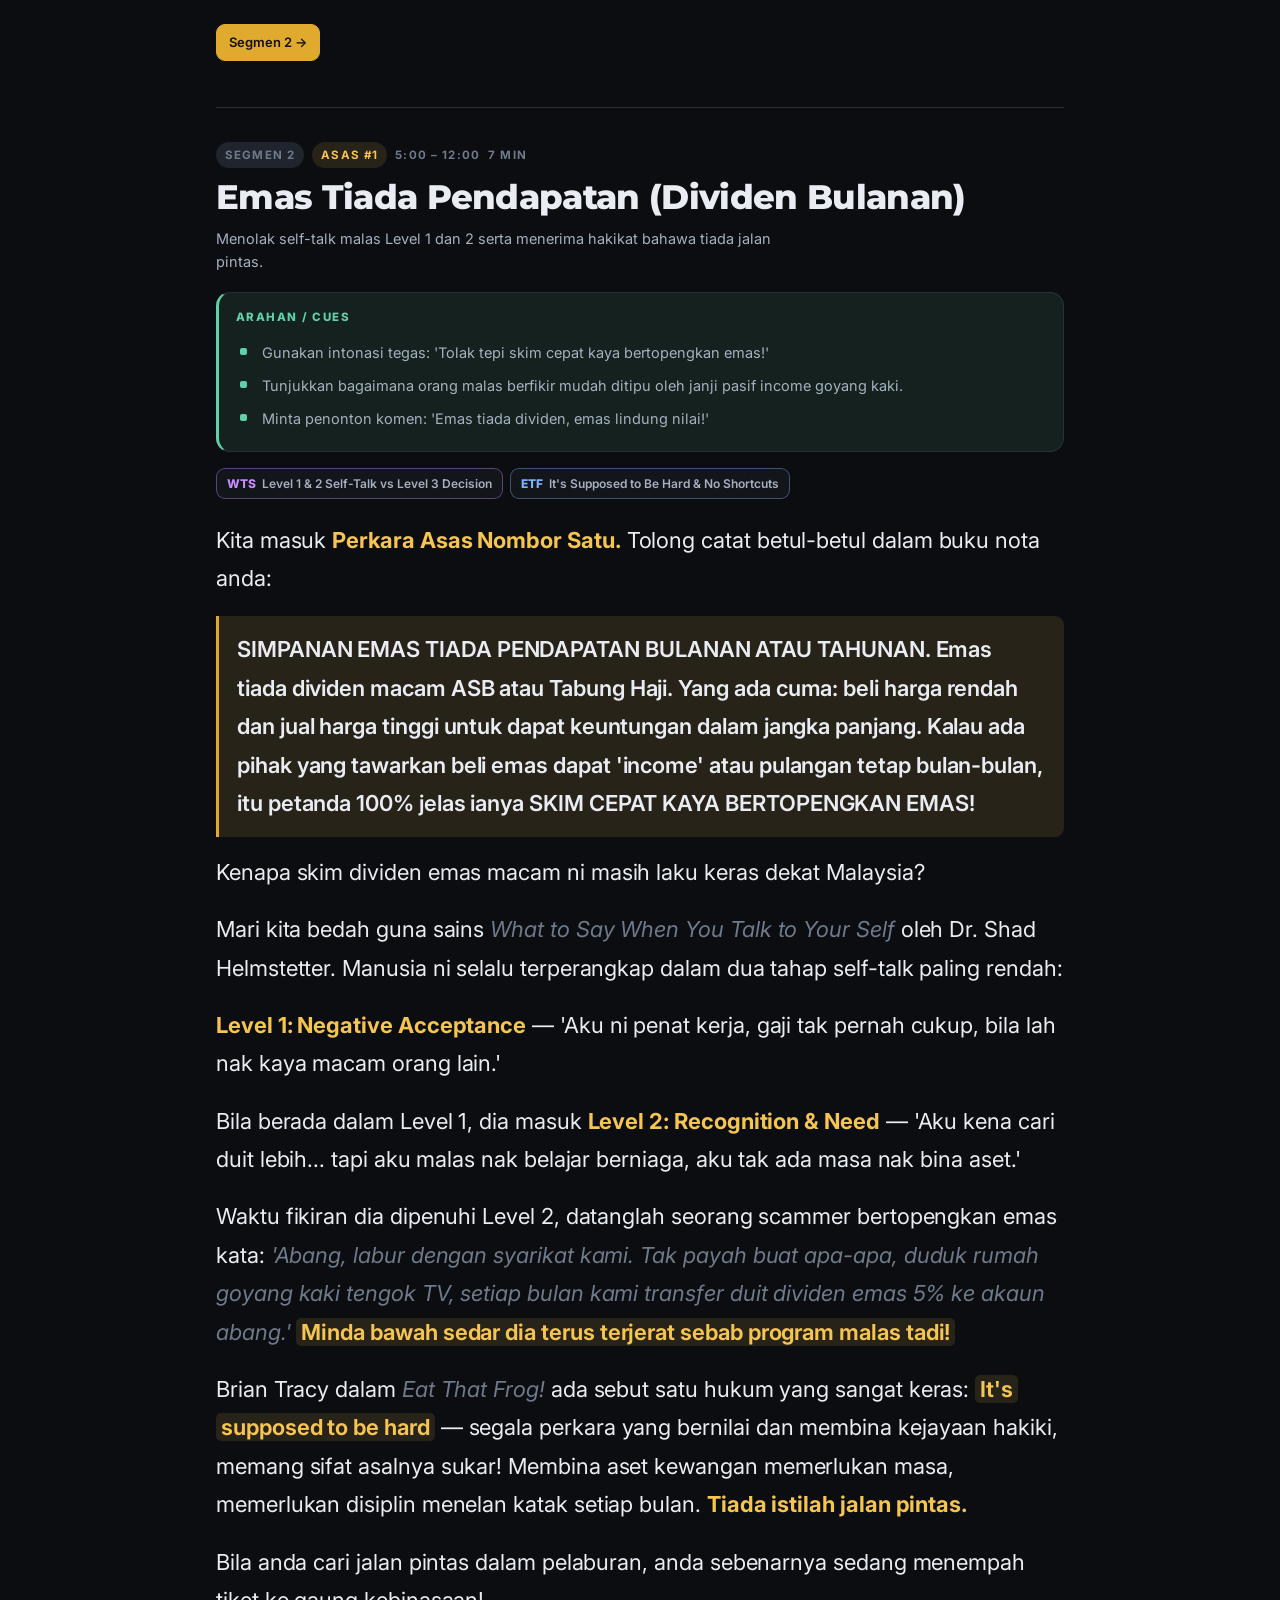
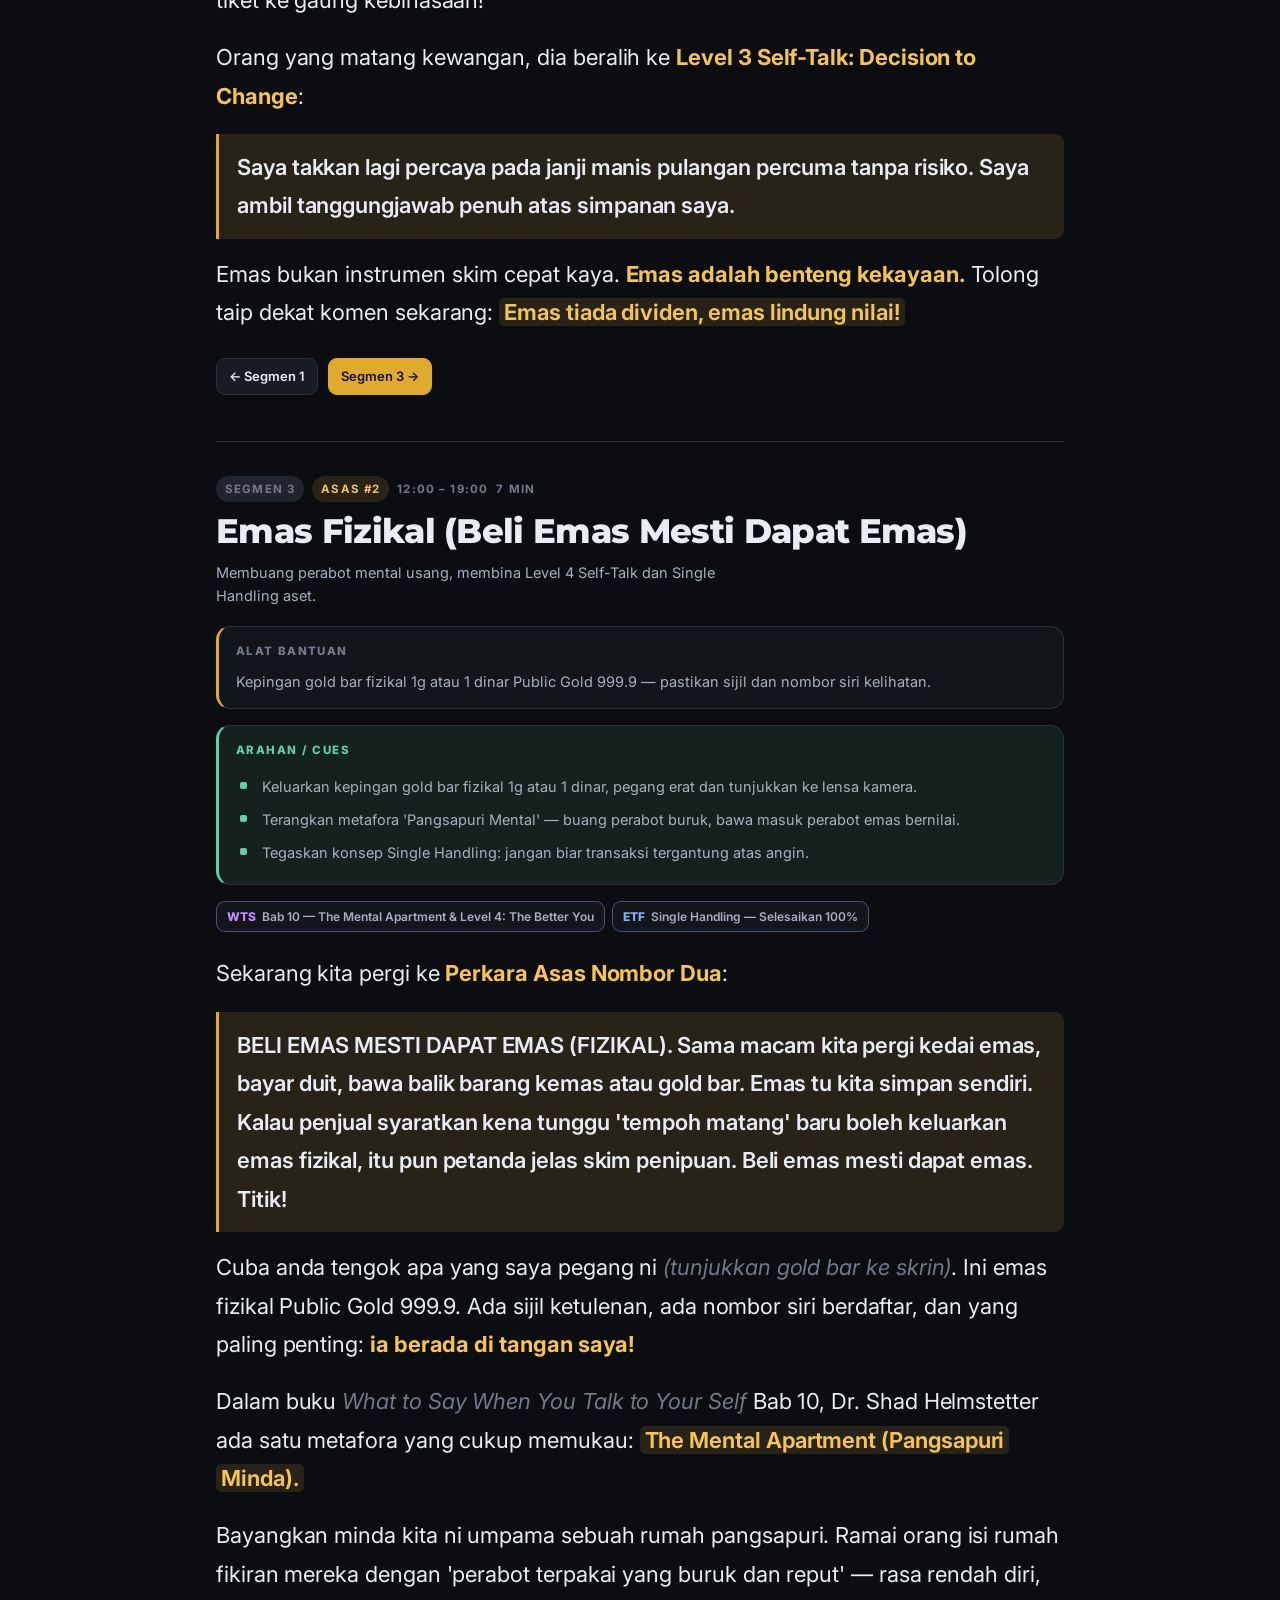
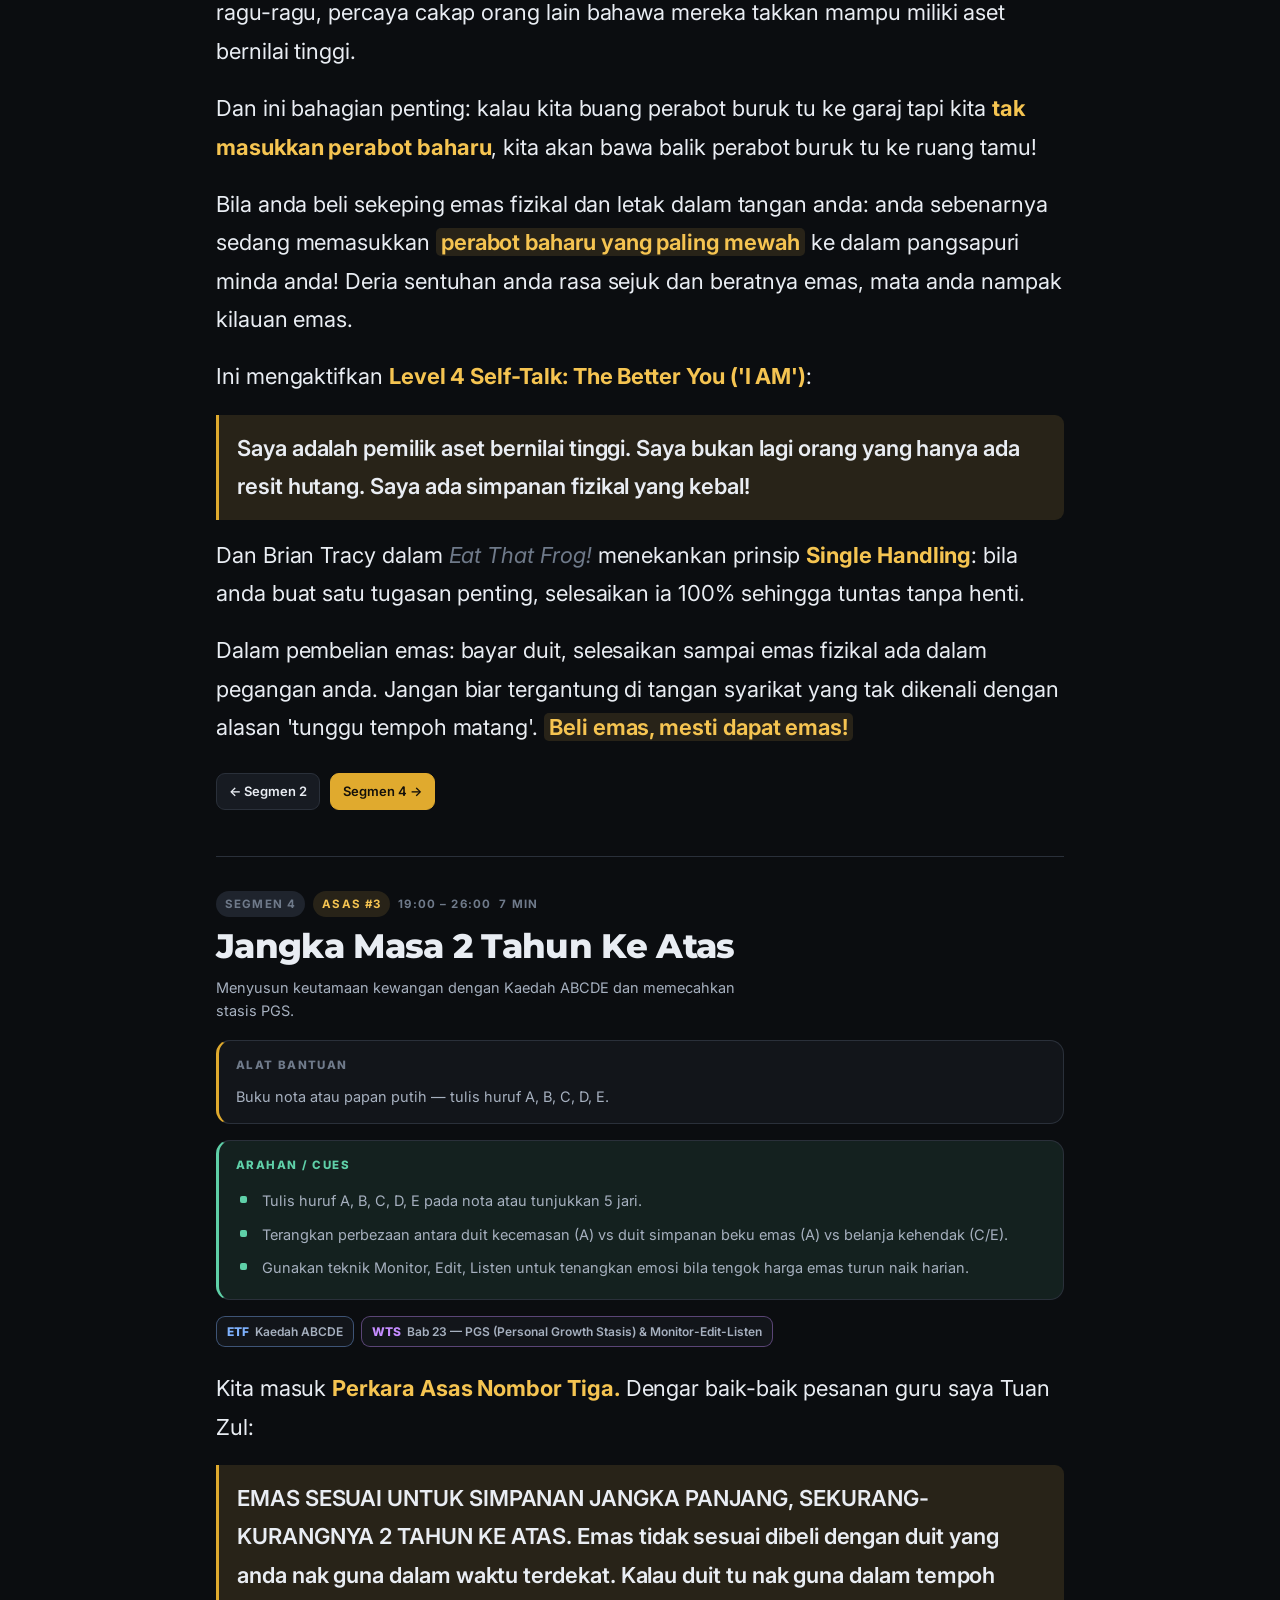
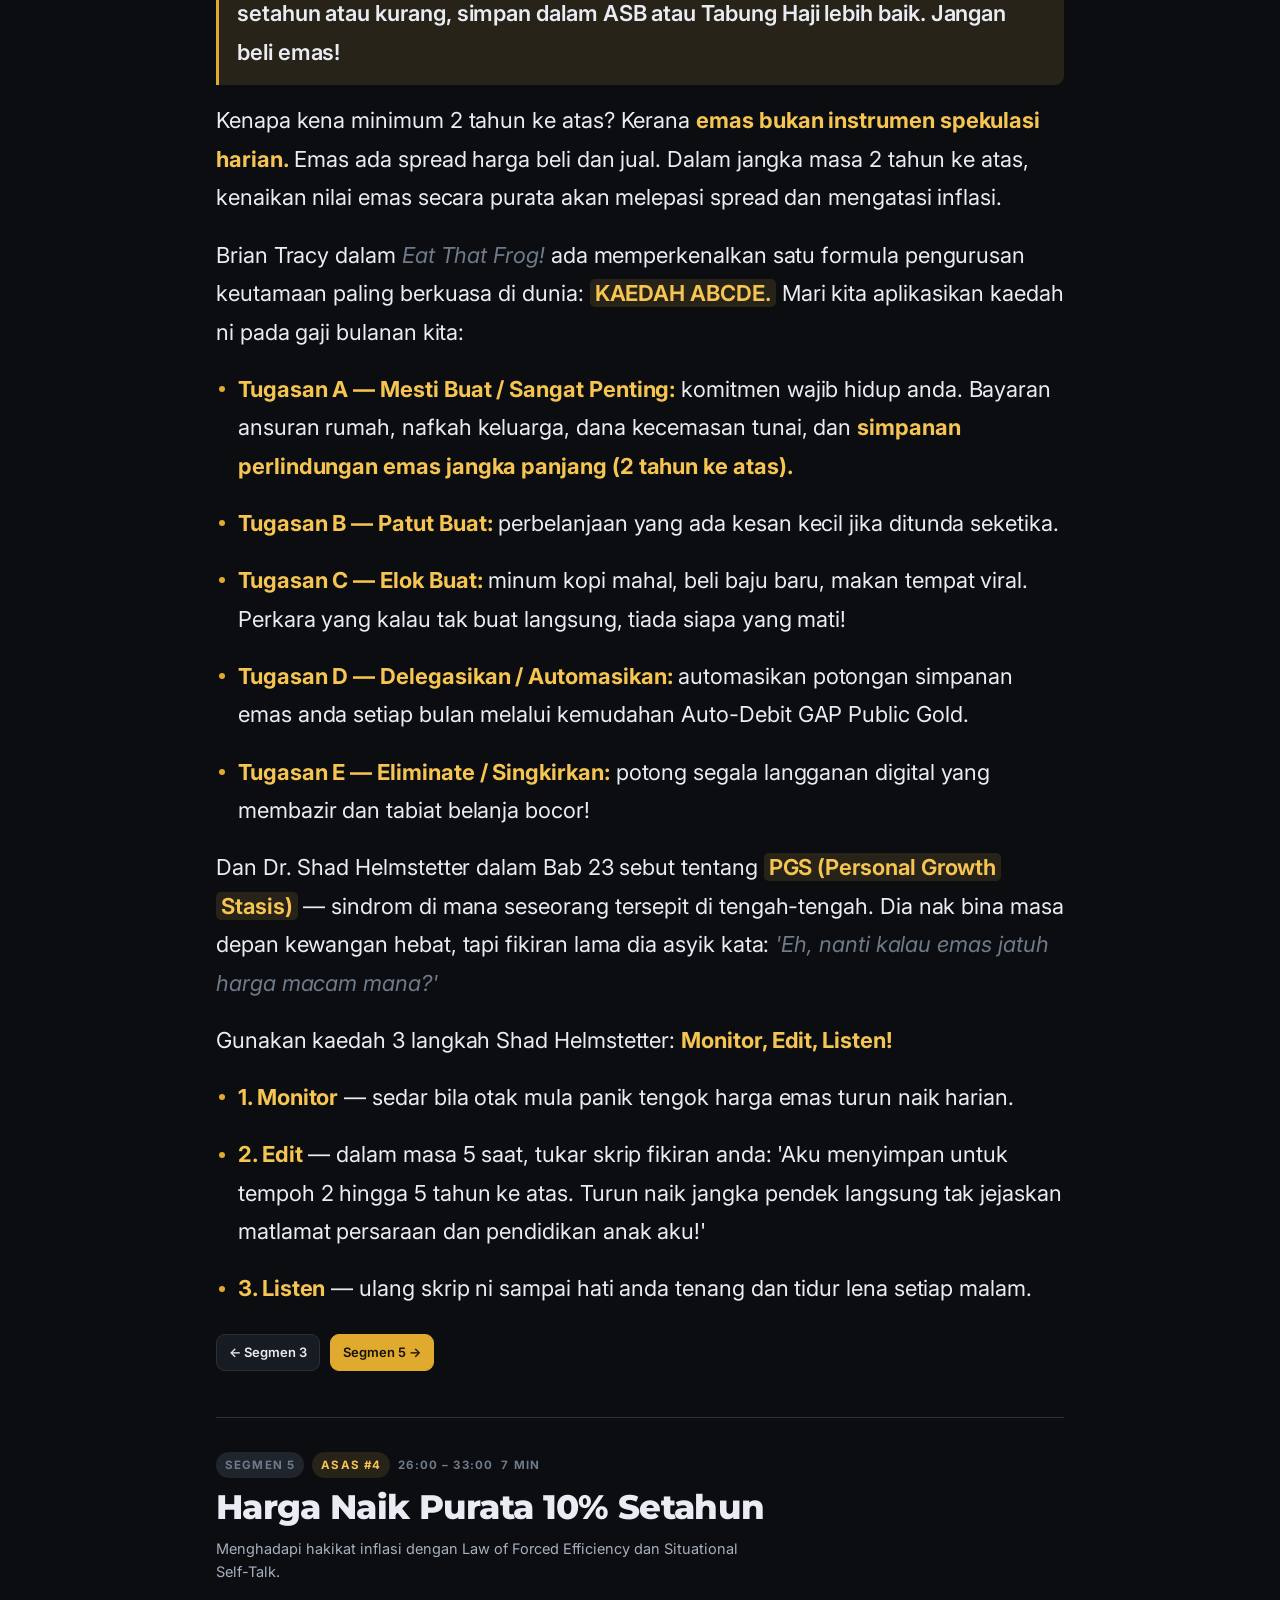
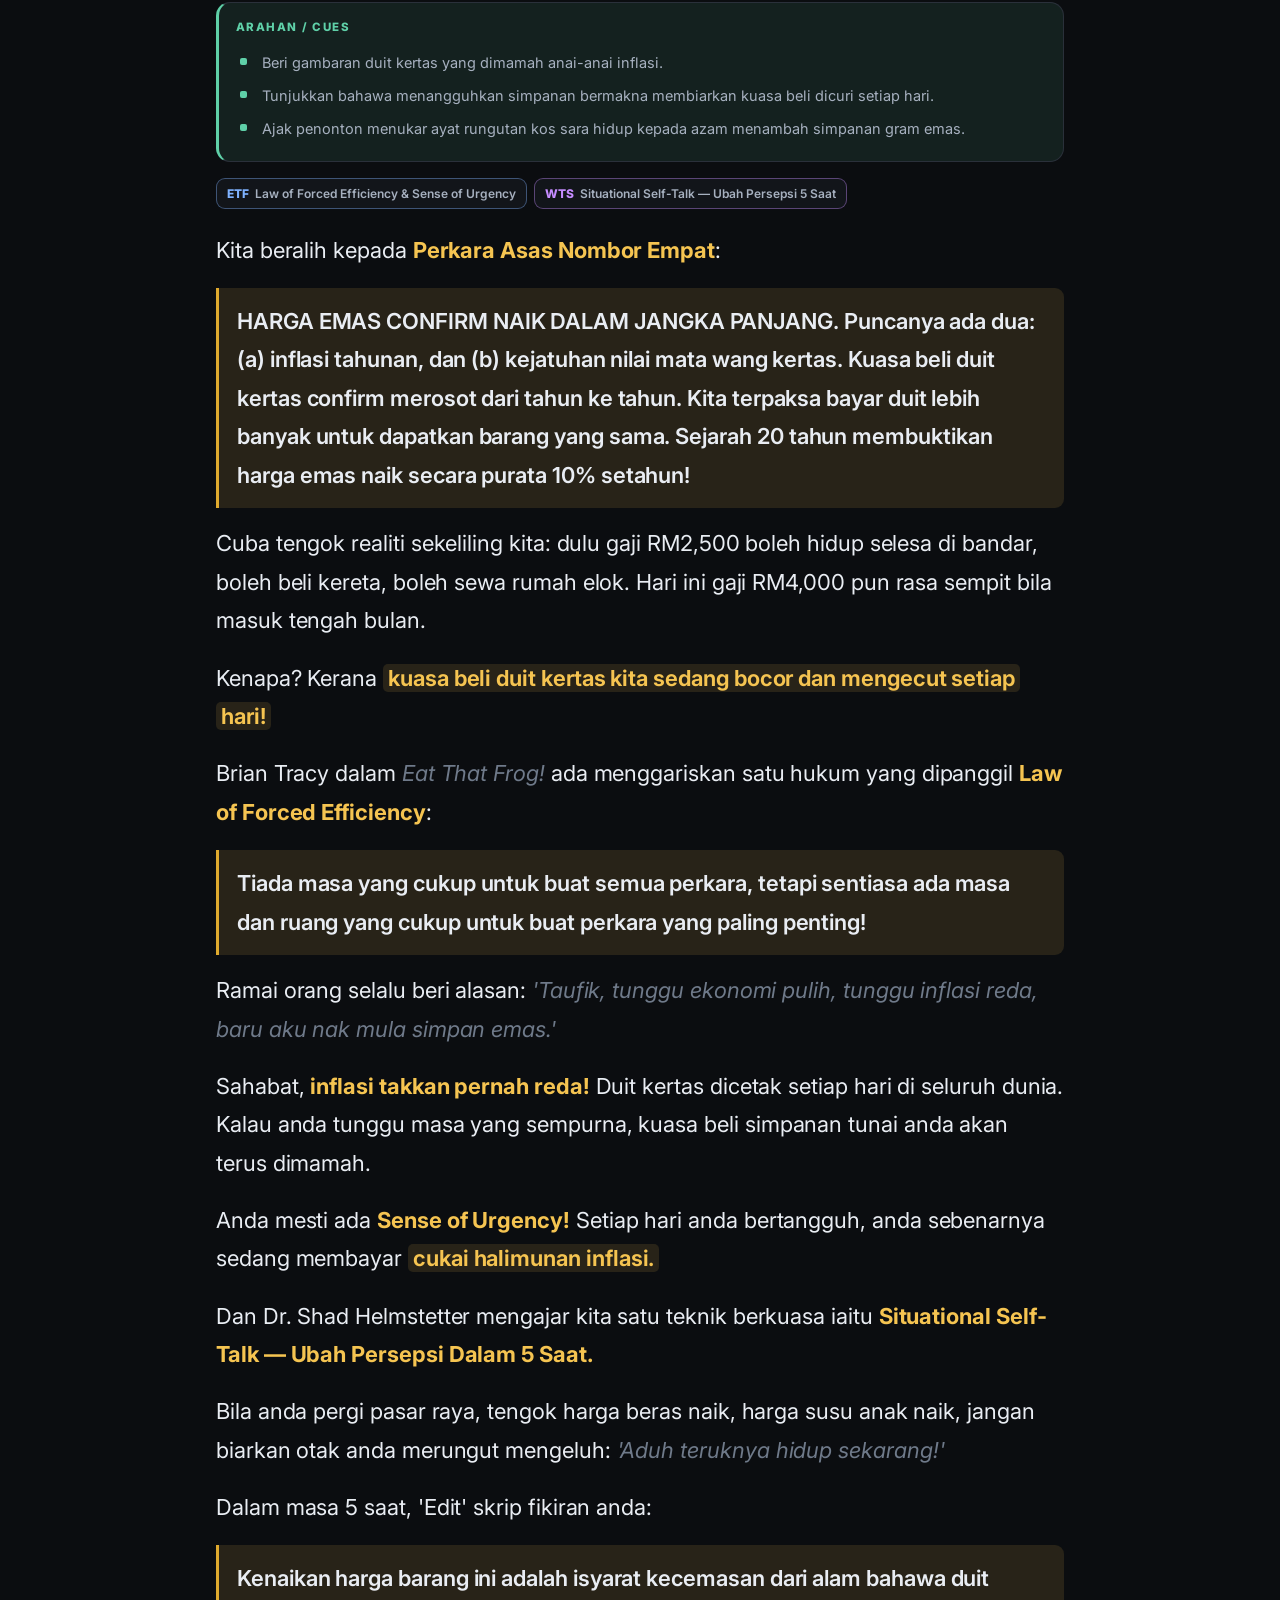
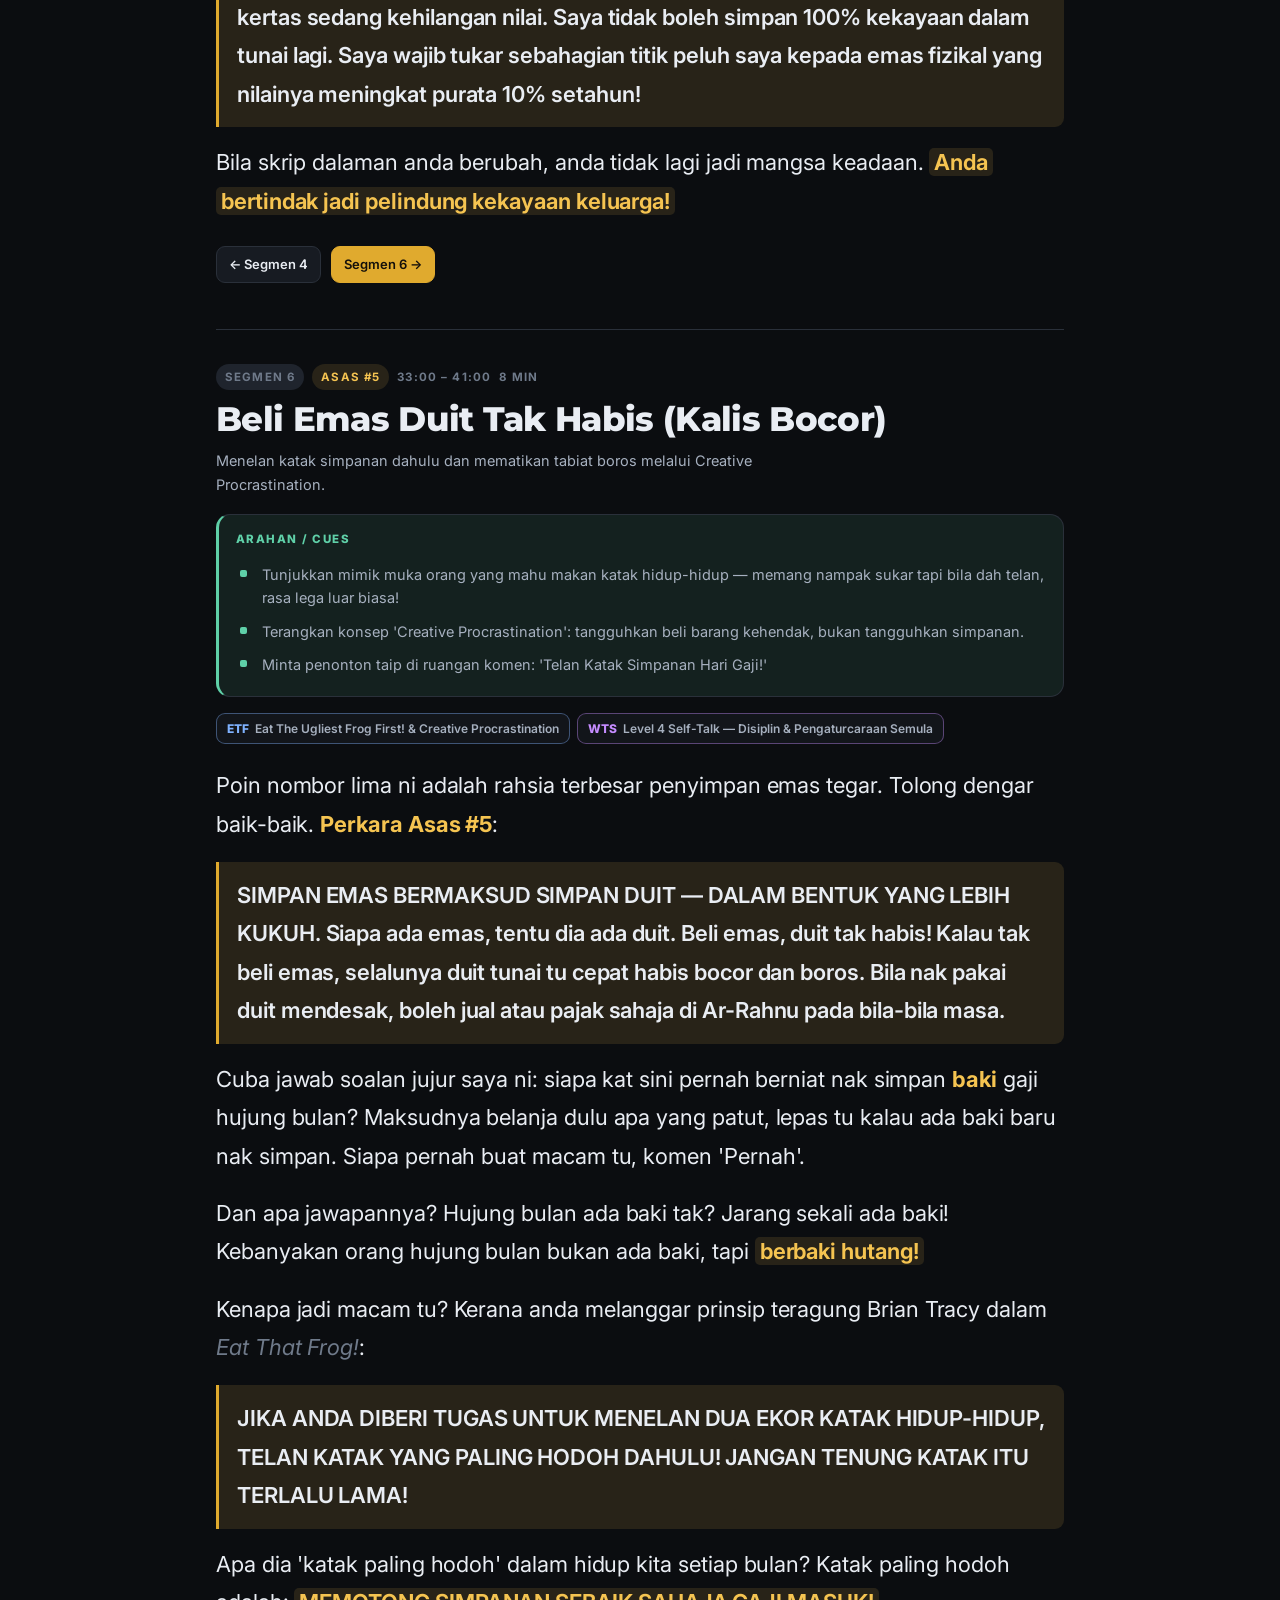
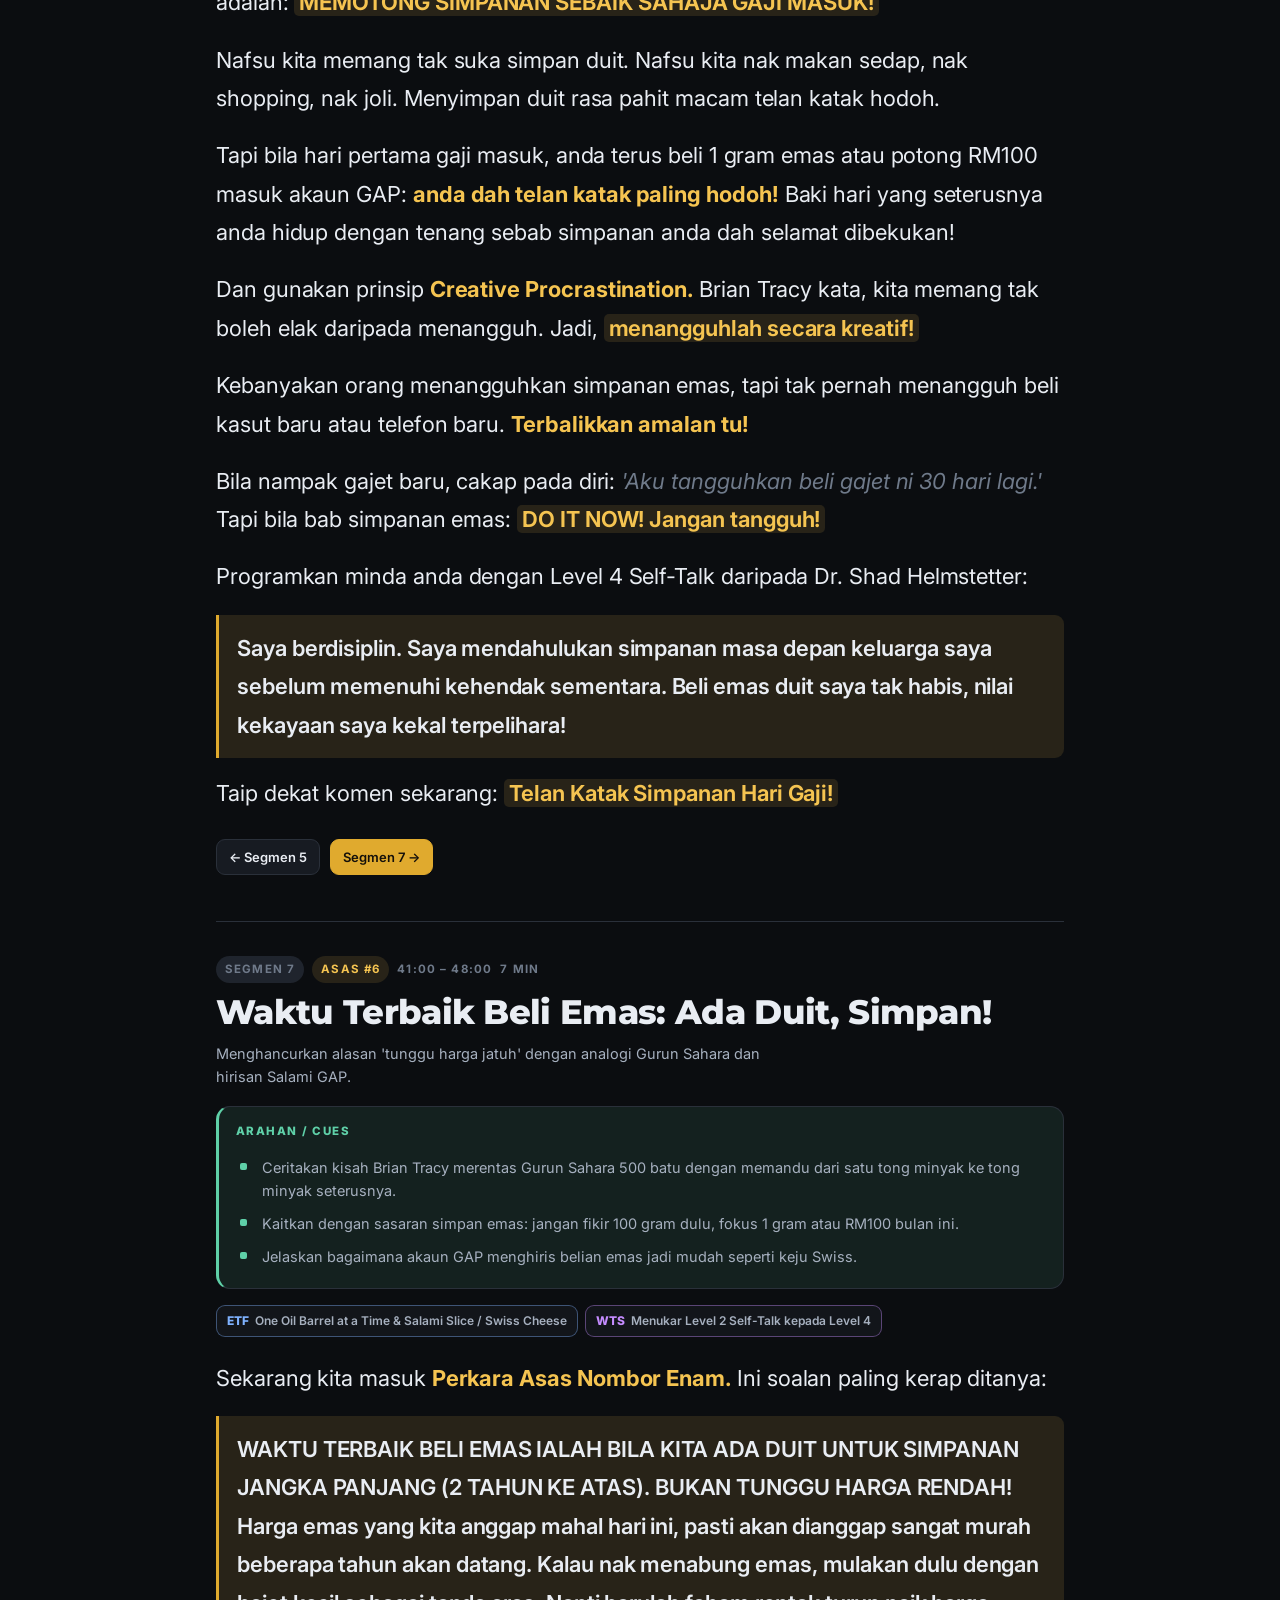
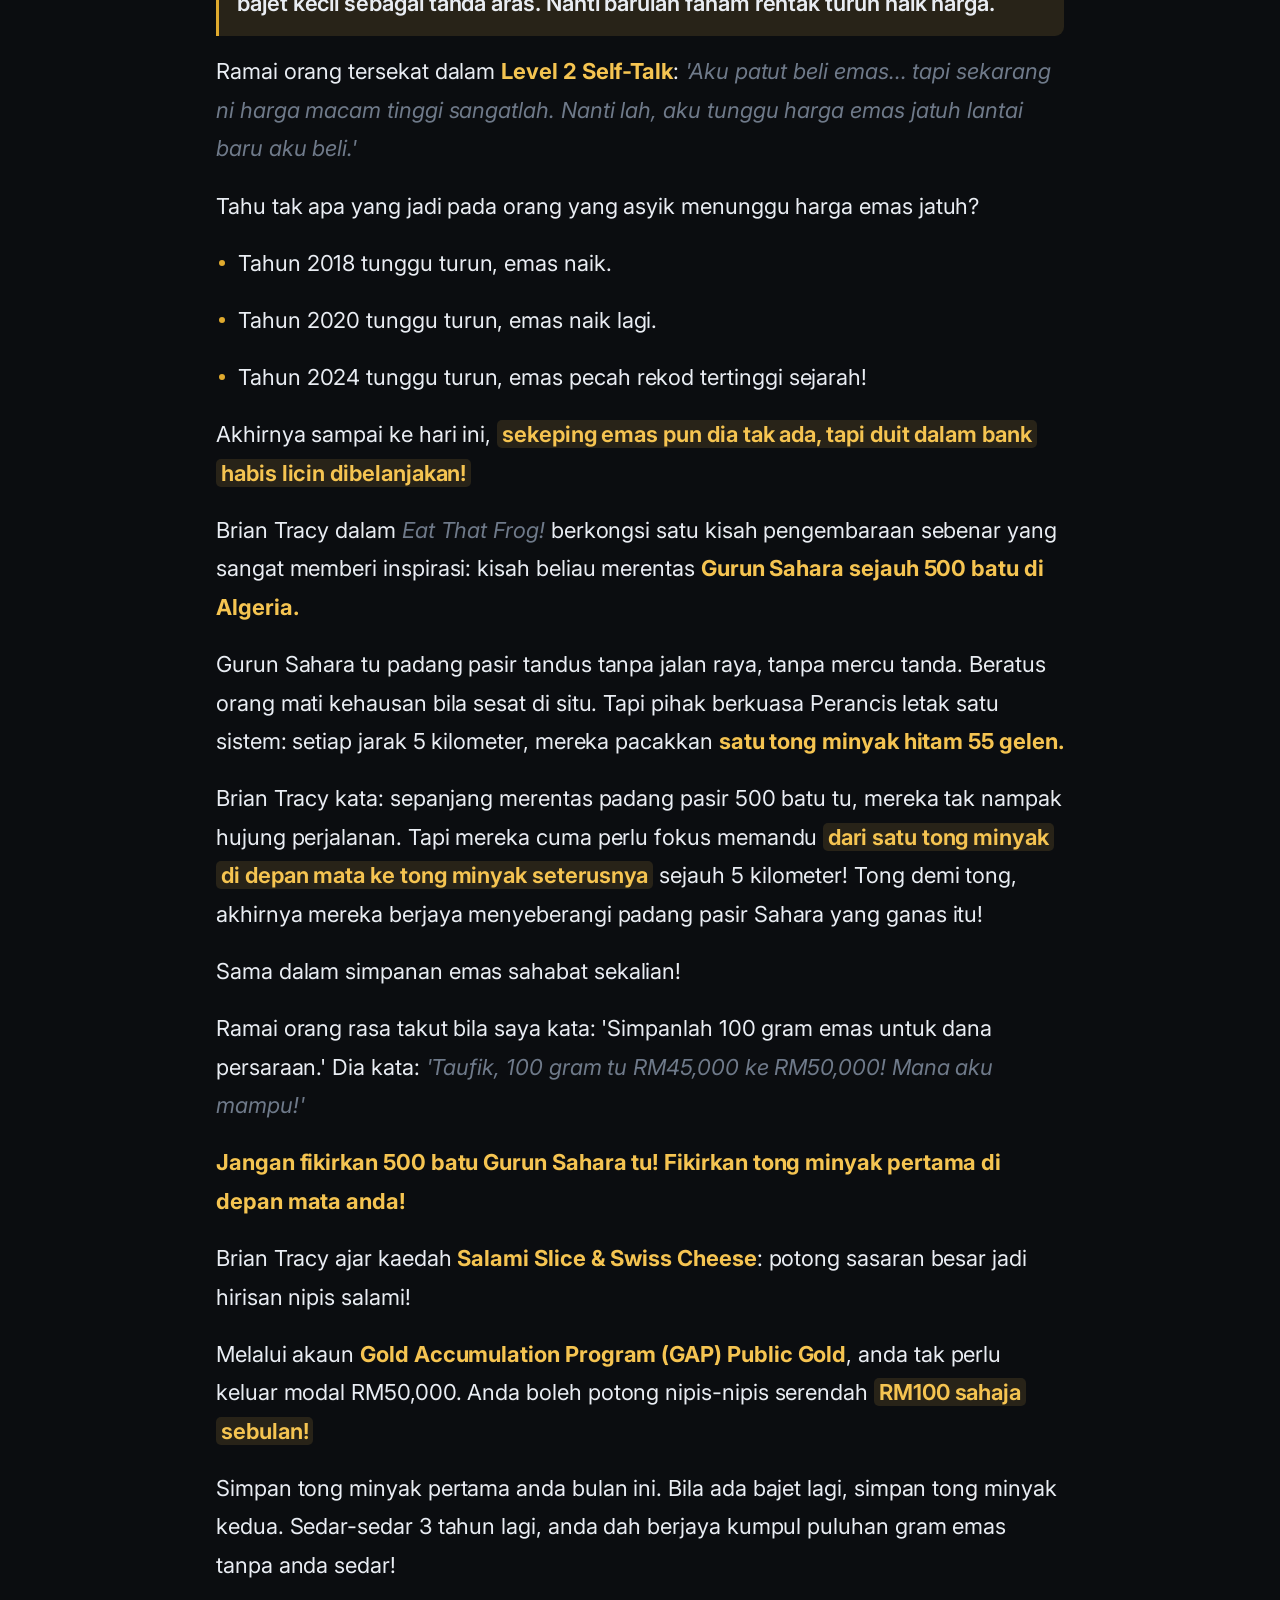
<file: live-02/index.html>
<!doctype html>
<html lang="ms" data-theme="dark" data-mode="penuh">
<head>
<meta charset="utf-8">
<meta name="viewport" content="width=device-width, initial-scale=1, viewport-fit=cover">
<title>Skrip Live — 7 Asas Simpanan Emas</title>
<meta name="description" content="Skrip lengkap live stream 1 jam: 7 Asas Simpanan Emas x Psikologi Wang &amp; Prinsip Kejayaan. Teleprompter dengan jam segmen, cue card dan mod ringkas.">
<meta name="theme-color" content="#0b0d10">
<meta name="robots" content="noindex">
<link rel="preconnect" href="https://fonts.googleapis.com">
<link rel="preconnect" href="https://fonts.gstatic.com" crossorigin>
<link href="https://fonts.googleapis.com/css2?family=Inter:wght@400;500;600;700&family=Montserrat:wght@700;800&display=swap" rel="stylesheet">
<link rel="stylesheet" href="../assets/css/style.css">
<link rel="icon" href="data:image/svg+xml,<svg xmlns='http://www.w3.org/2000/svg' viewBox='0 0 32 32'><text y='26' font-size='26'>🎙️</text></svg>">
</head>
<body>

<!-- ============ TOPBAR ============ -->
<header class="topbar no-print">
  <div class="topbar-in">
    <div class="clock" id="clock">
      <small>Jumlah</small>
      <span id="clock-val">0:00</span>
    </div>

    <div class="seg-now">
      <span id="now-label">Segmen 1</span>
      <b id="now-title">Memuatkan…</b>
    </div>

    <button class="btn icon" id="theme" title="Tukar tema" aria-label="Tukar tema">☾</button>
    <button class="btn icon" id="gear" title="Tetapan (?)" aria-label="Tetapan">⚙</button>
    <button class="btn icon primary" id="play" title="Mula / jeda (Space)" aria-label="Mula">▶</button>
  </div>
  <div class="progress" id="bar"><i></i></div>
  <div class="chips" id="chips"></div>
</header>

<!-- ============ KANDUNGAN ============ -->
<div class="wrap">

  <section class="prep no-print">
    <div class="seg-kicker" style="margin-bottom:6px">
      <span class="tag gold" id="meta-durasi">—</span>
      <span id="meta-format">—</span>
    </div>
    <h1 style="font-family:var(--font-head);font-size:clamp(26px,6.4vw,40px);line-height:1.12;margin:0 0 6px;letter-spacing:-.02em">
      <span id="judul">—</span>
    </h1>
    <p style="color:var(--gold-400);font-weight:600;margin:0 0 4px" id="subjudul">—</p>
    <p style="color:var(--text-mute);font-size:13.5px;margin:0 0 4px" id="meta-hos">—</p>

    <div class="prep-grid" style="margin-top:22px">
      <div class="box">
        <h3>Checklist sebelum go-live</h3>
        <ul class="checklist" id="props"></ul>
      </div>
      <div class="box">
        <h3>Rujukan teras</h3>
        <ul class="rujukan-list" id="rujukan-teras"></ul>
        <div style="margin-top:16px;display:flex;gap:8px;flex-wrap:wrap">
          <button class="btn" data-mode-btn="penuh">Penuh</button>
          <button class="btn" data-mode-btn="skrip">Skrip saja</button>
          <button class="btn" data-mode-btn="ringkas">Ringkas</button>
          <button class="btn" onclick="window.print()">Cetak / PDF</button>
        </div>
      </div>
    </div>
  </section>

  <main>
    <div id="loading" style="padding:40px 0;color:var(--text-mute)">Memuatkan skrip…</div>
    <div id="segmen"></div>
  </main>

  <footer class="foot no-print">
    <p style="margin:0 0 6px"><a href="../">← Semua skrip live</a></p>
    <p style="margin:0">Taufik Musa · Authorized Dealer Public Gold PG00359605 · <code>live.taufik.fyi</code></p>
  </footer>
</div>

<!-- ============ BAR BAWAH ============ -->
<div class="bottombar no-print">
 <div class="bottombar-in">
  <button class="btn" id="prev" title="Segmen sebelum (←)">←</button>
  <button class="btn" id="next" title="Segmen seterusnya (→)">→</button>
  <div class="segtime" id="segtime">
    <small>Baki segmen</small>
    <span id="segtime-val">0:00</span>
  </div>
  <div class="spacer"></div>
  <button class="btn" id="scroll" title="Auto-scroll (S)">Auto-scroll</button>
  <button class="btn" id="reset" title="Reset jam (R)">Reset</button>
 </div>
</div>

<!-- ============ TETAPAN ============ -->
<div class="sheet" id="sheet" role="dialog" aria-label="Tetapan">
  <div class="sheet-in">
    <h3>Tetapan</h3>

    <div class="row">
      <span class="lbl">Saiz teks skrip</span>
      <input type="range" id="rng-size" min="15" max="46" step="1">
      <span id="val-size" style="font-size:13px;color:var(--text-mute);min-width:52px;text-align:right">22px</span>
    </div>

    <div class="row">
      <span class="lbl">Laju auto-scroll</span>
      <input type="range" id="rng-speed" min="4" max="120" step="2">
      <span id="val-speed" style="font-size:13px;color:var(--text-mute);min-width:62px;text-align:right">28 px/s</span>
    </div>

    <div class="row">
      <span class="lbl">Paparan</span>
      <div class="seg-btns">
        <button class="btn" data-mode-btn="penuh">Penuh</button>
        <button class="btn" data-mode-btn="skrip">Skrip</button>
        <button class="btn" data-mode-btn="ringkas">Ringkas</button>
      </div>
    </div>

    <div class="kbd-help">
      <kbd>Space</kbd> mula/jeda &nbsp; <kbd>←</kbd><kbd>→</kbd> segmen &nbsp; <kbd>1</kbd>–<kbd>9</kbd> lompat<br>
      <kbd>+</kbd><kbd>−</kbd> saiz teks &nbsp; <kbd>S</kbd> auto-scroll &nbsp; <kbd>F</kbd> skrin penuh &nbsp; <kbd>R</kbd> reset
    </div>

    <div style="margin-top:18px;text-align:right">
      <button class="btn primary" data-close>Tutup</button>
    </div>
  </div>
</div>

<script>window.LIVE_ID = 'live-02';</script>
<script src="../assets/js/app.js"></script>
</body>
</html>
</file>
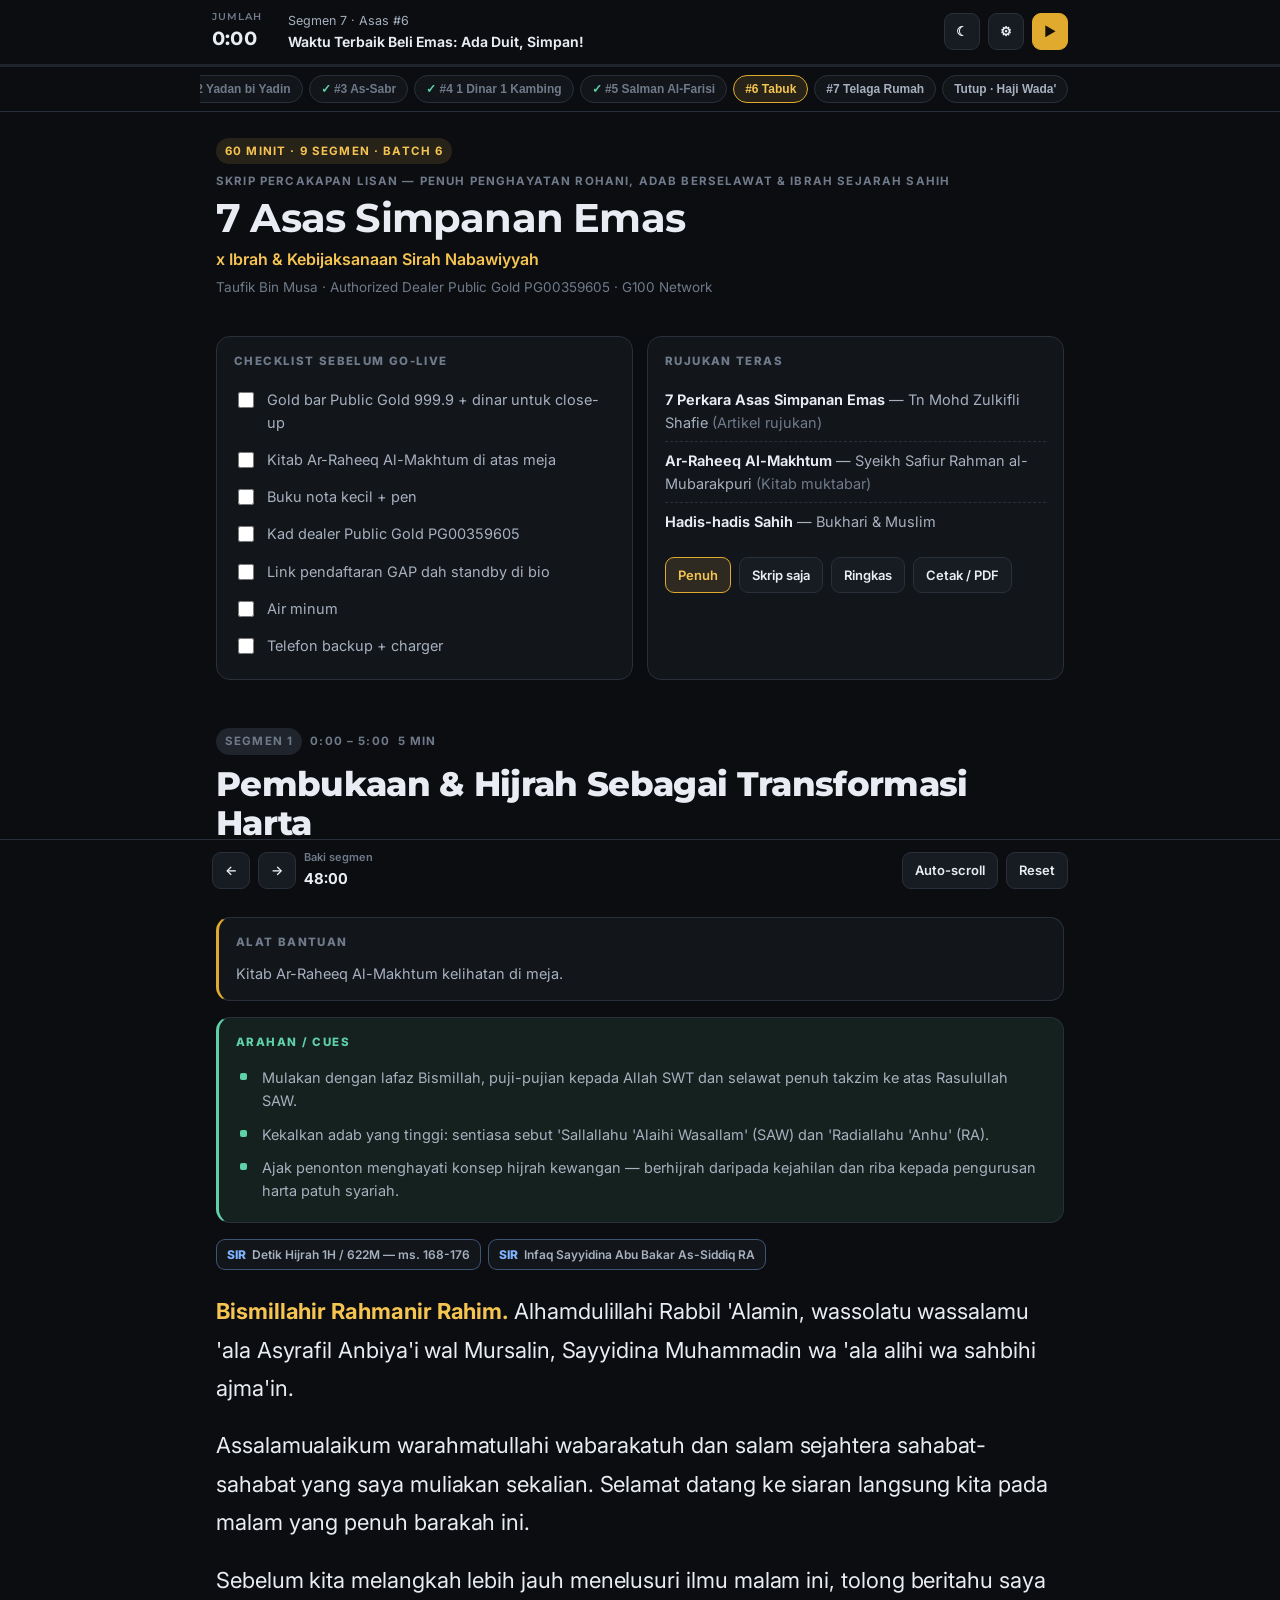
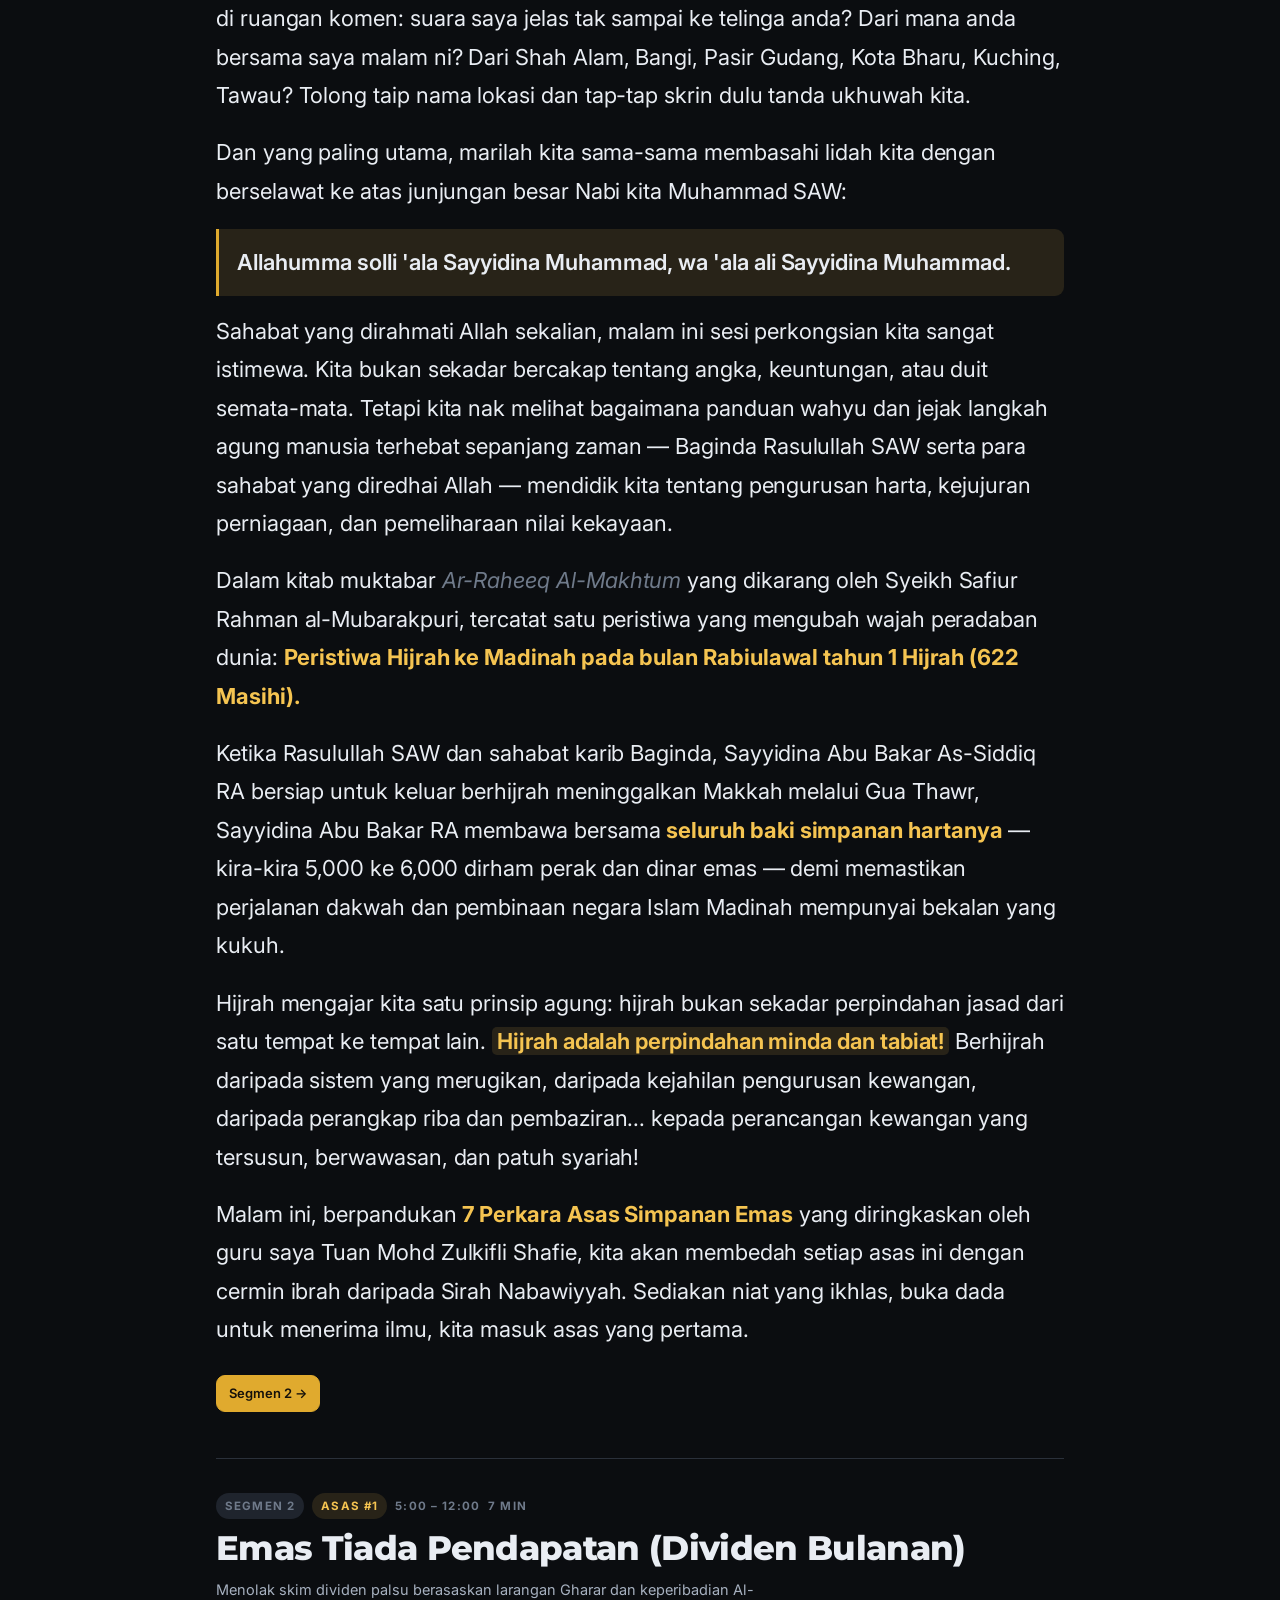
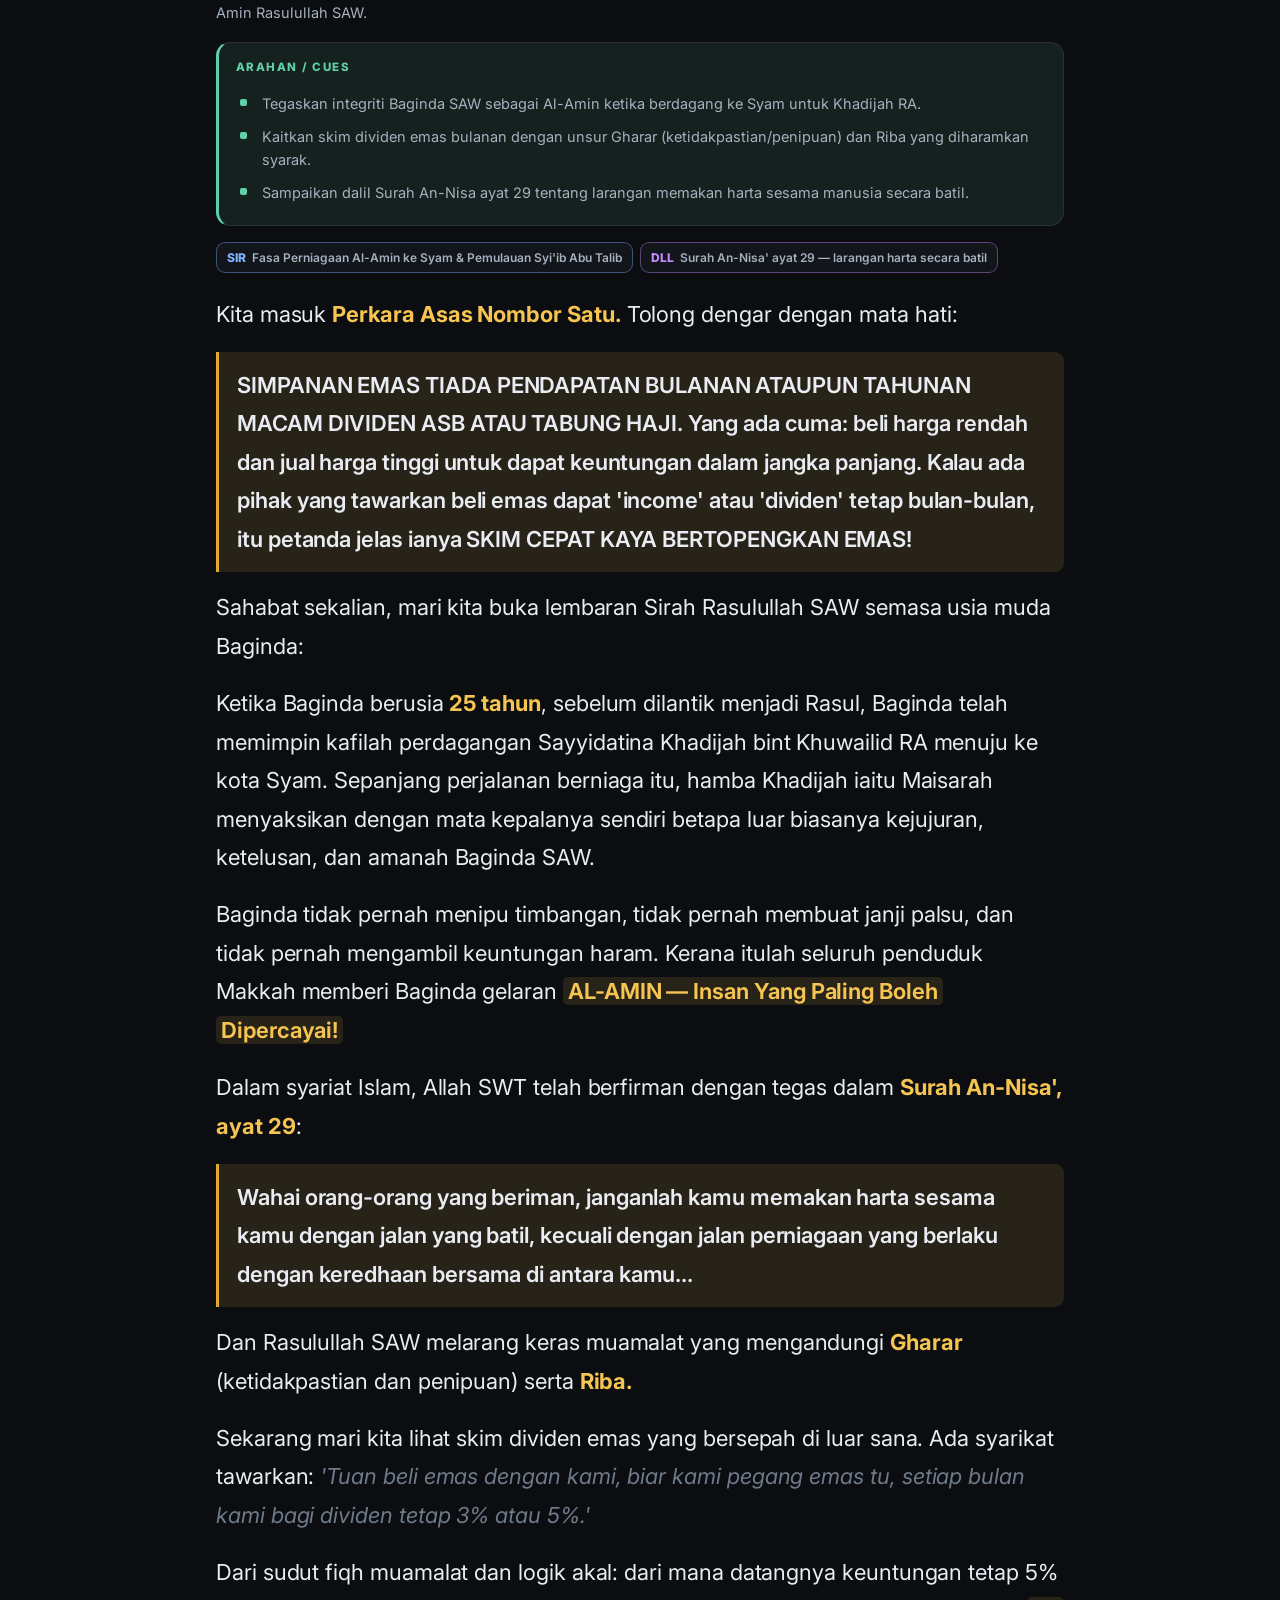
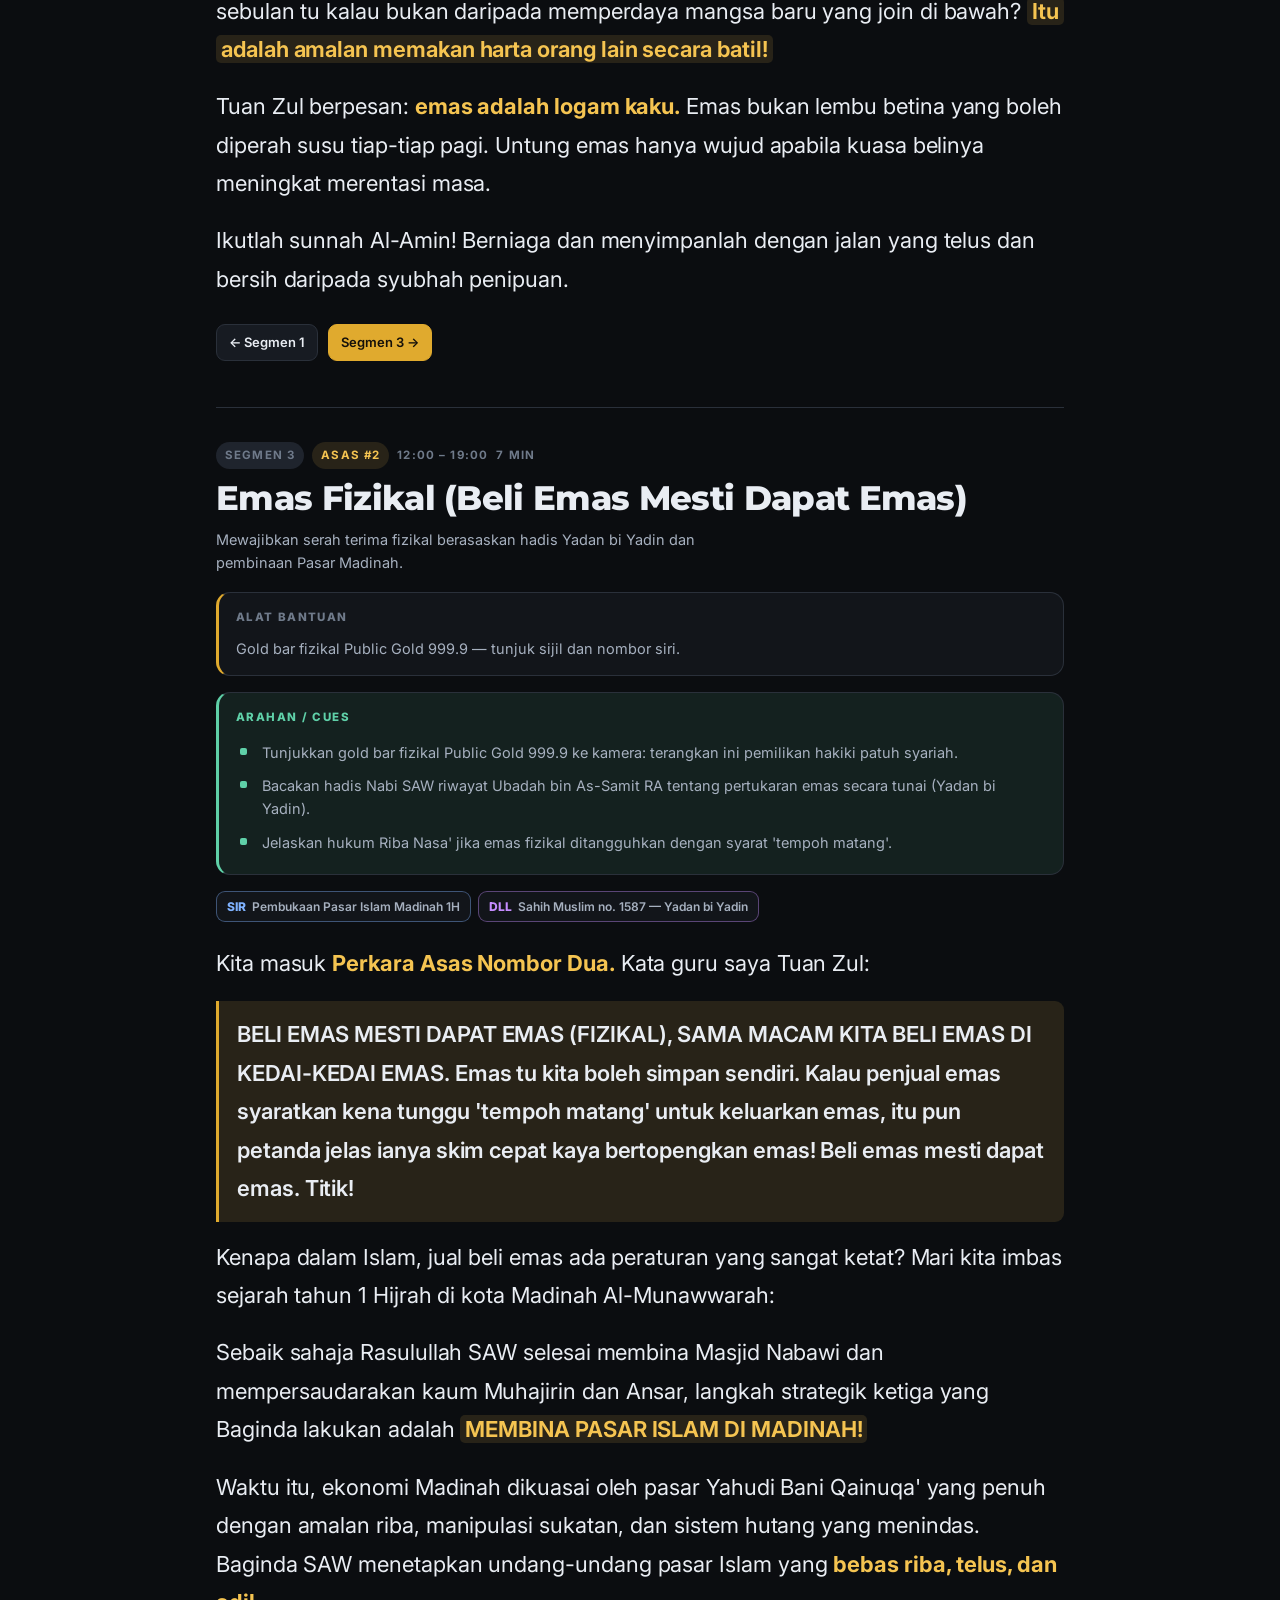
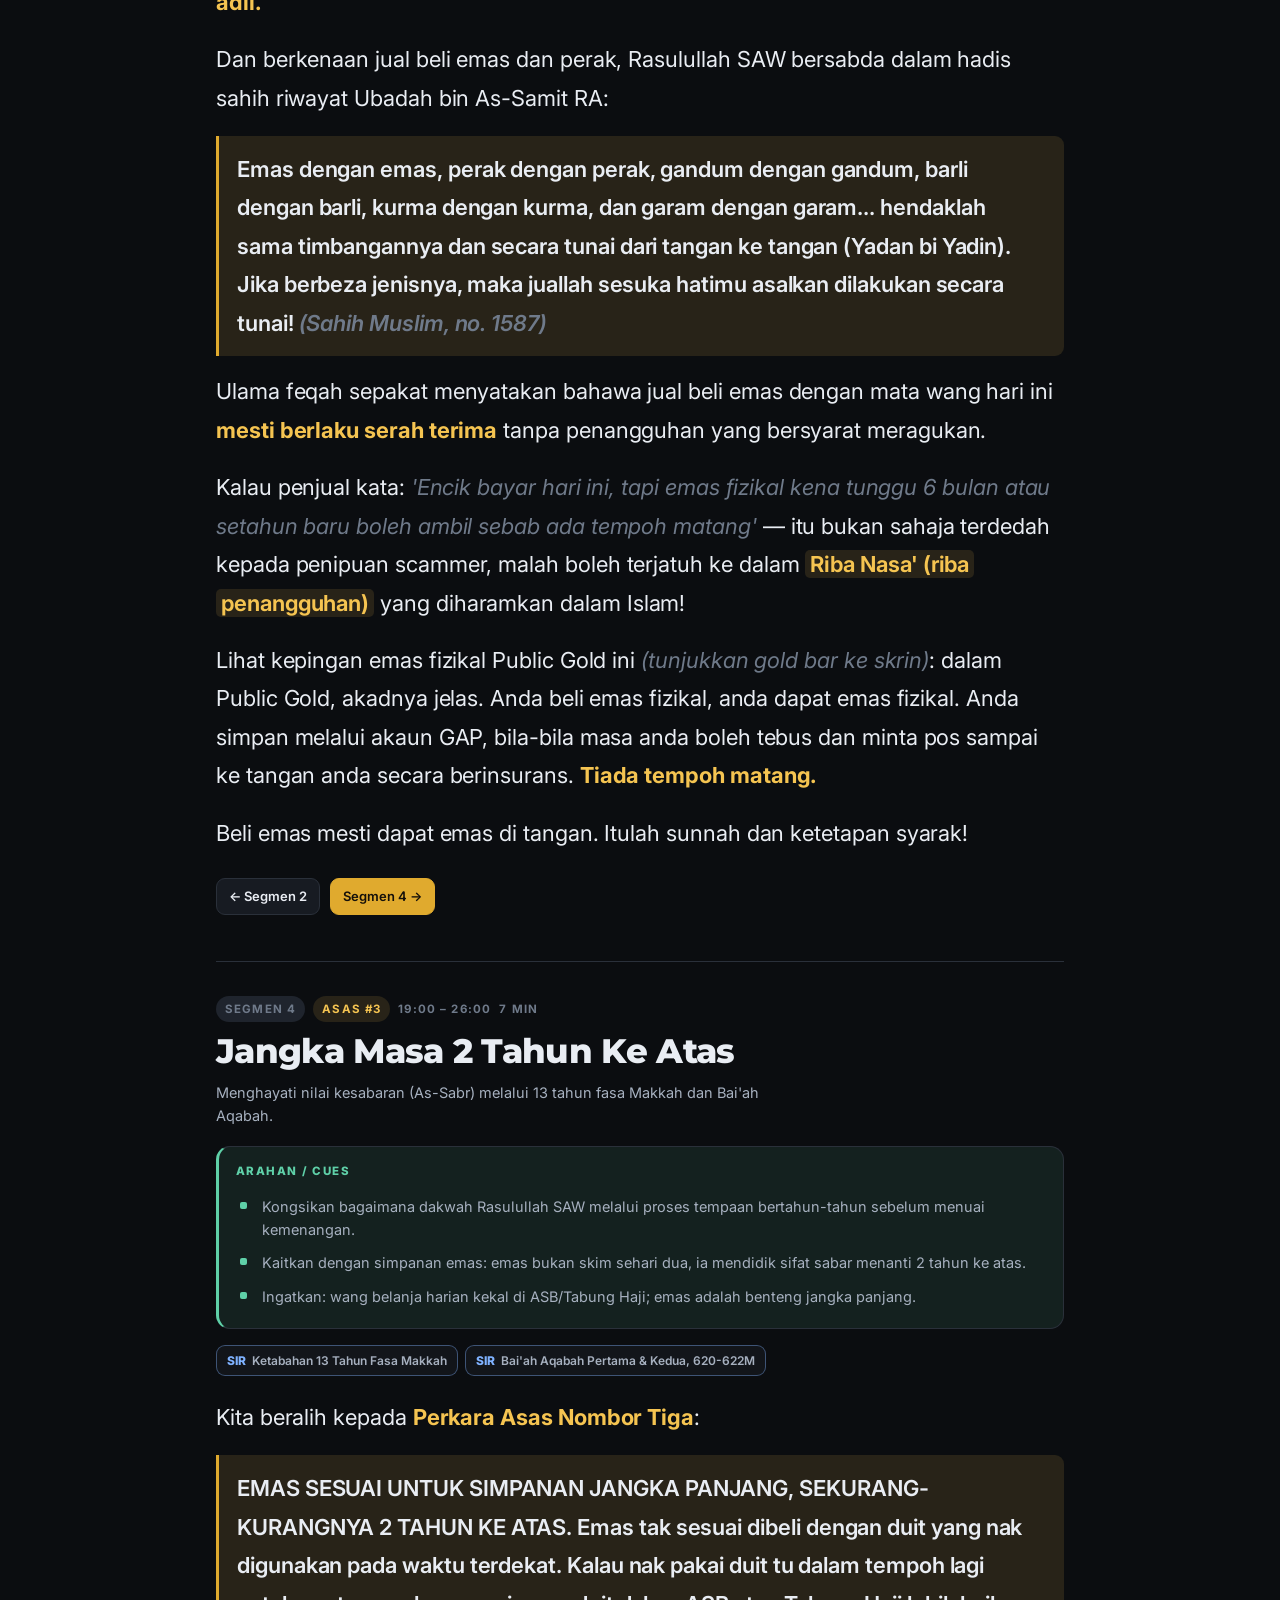
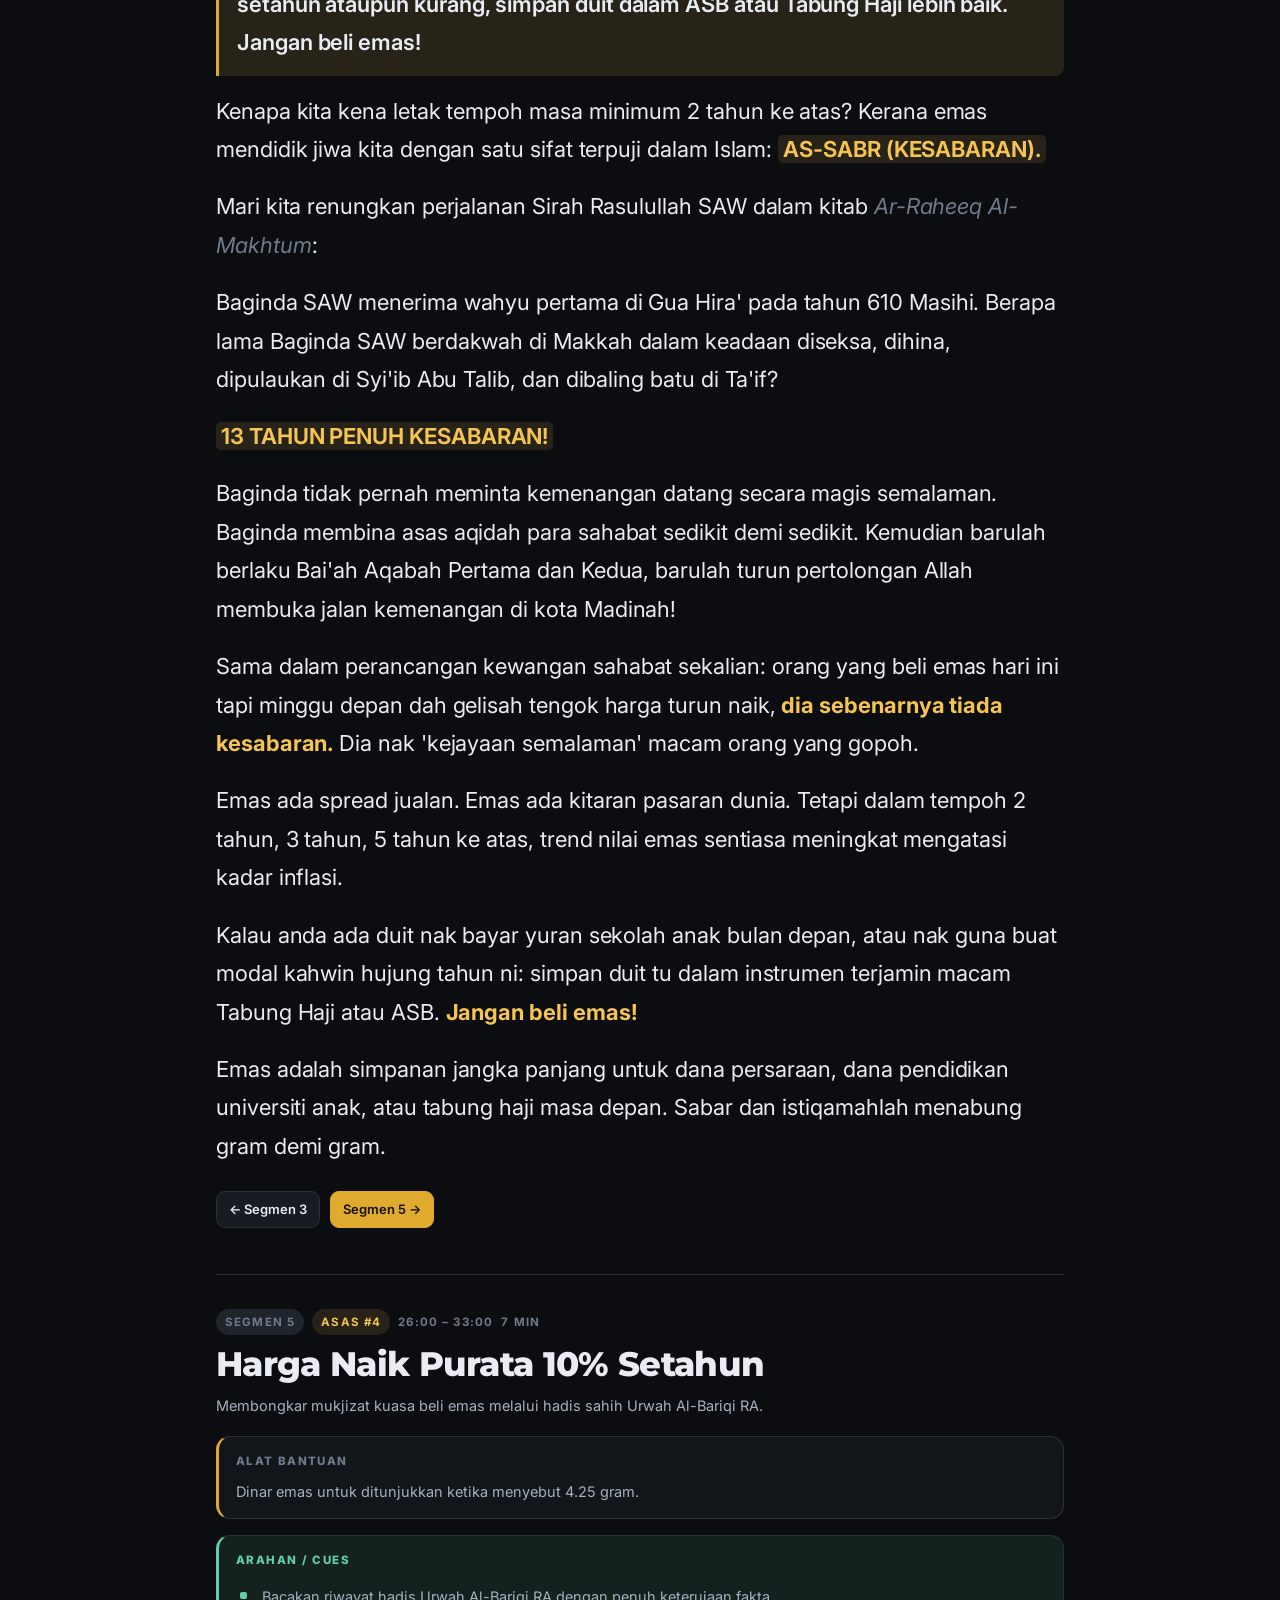
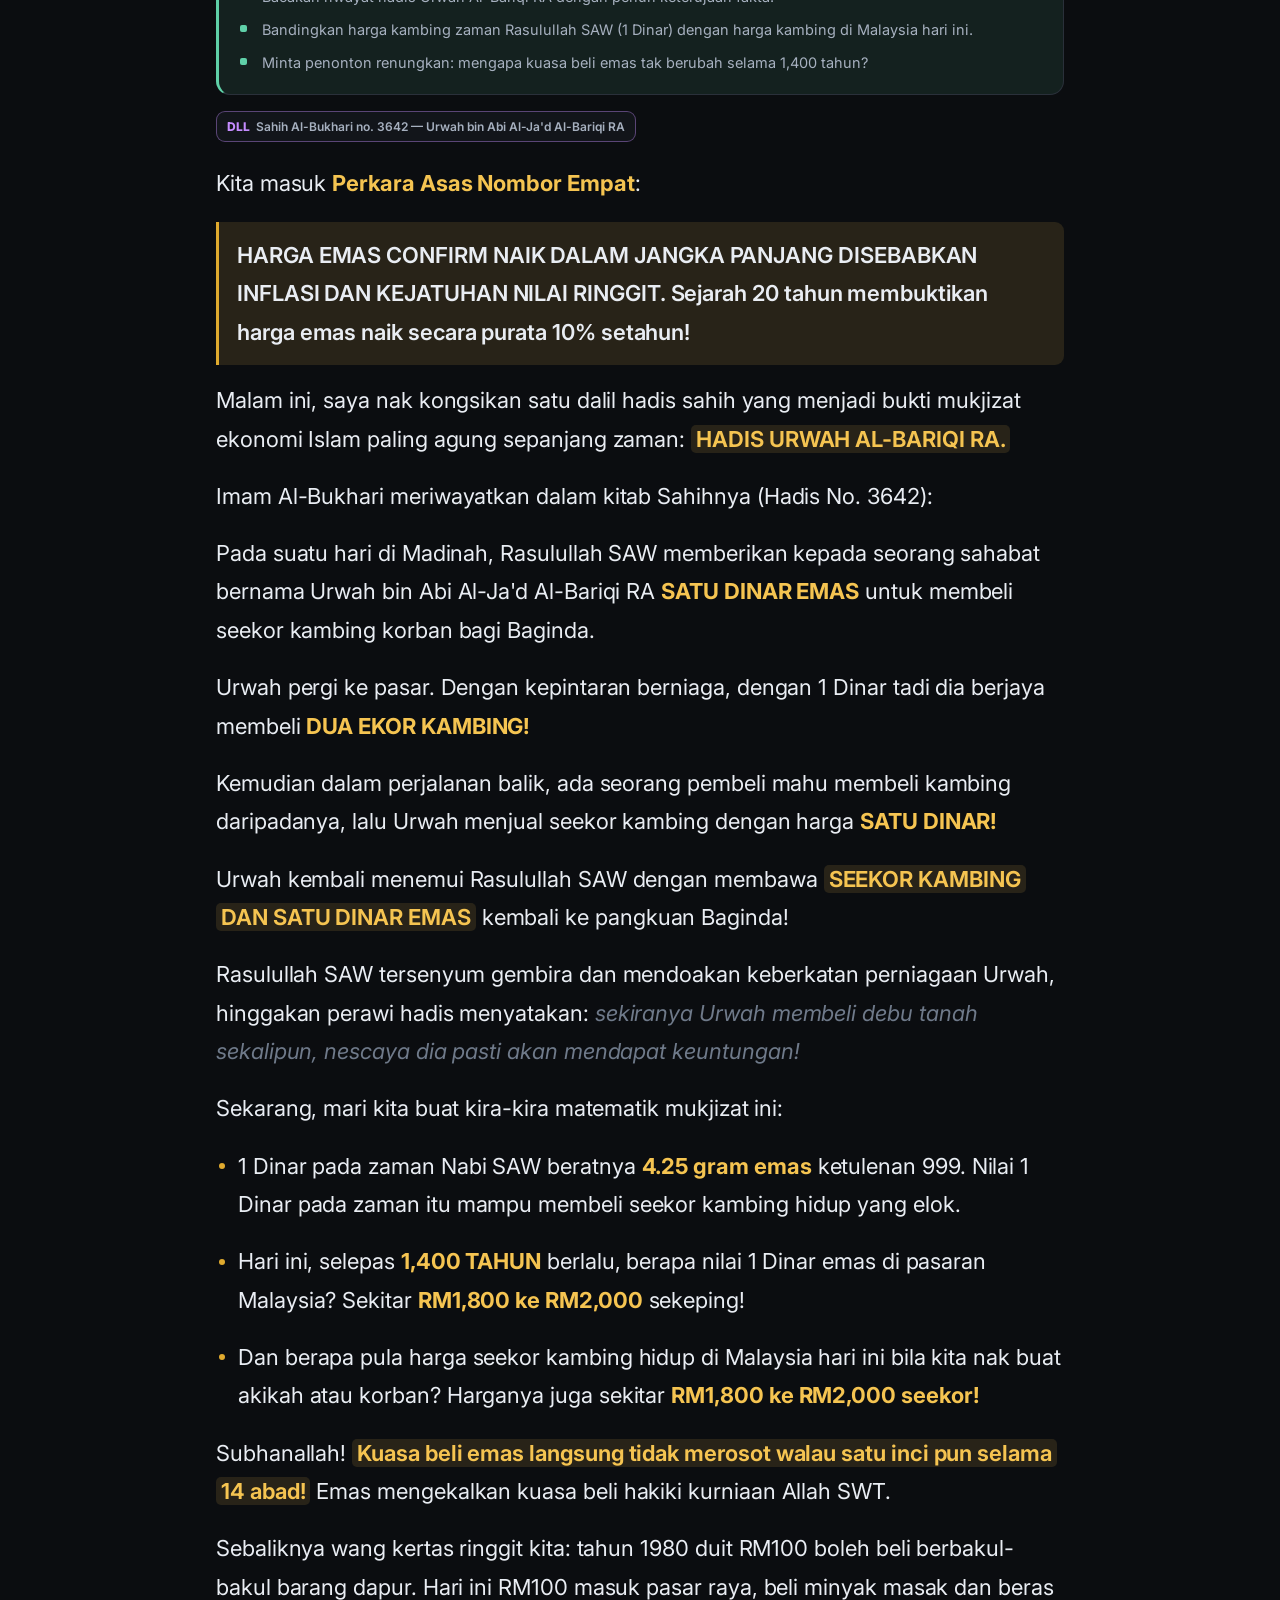
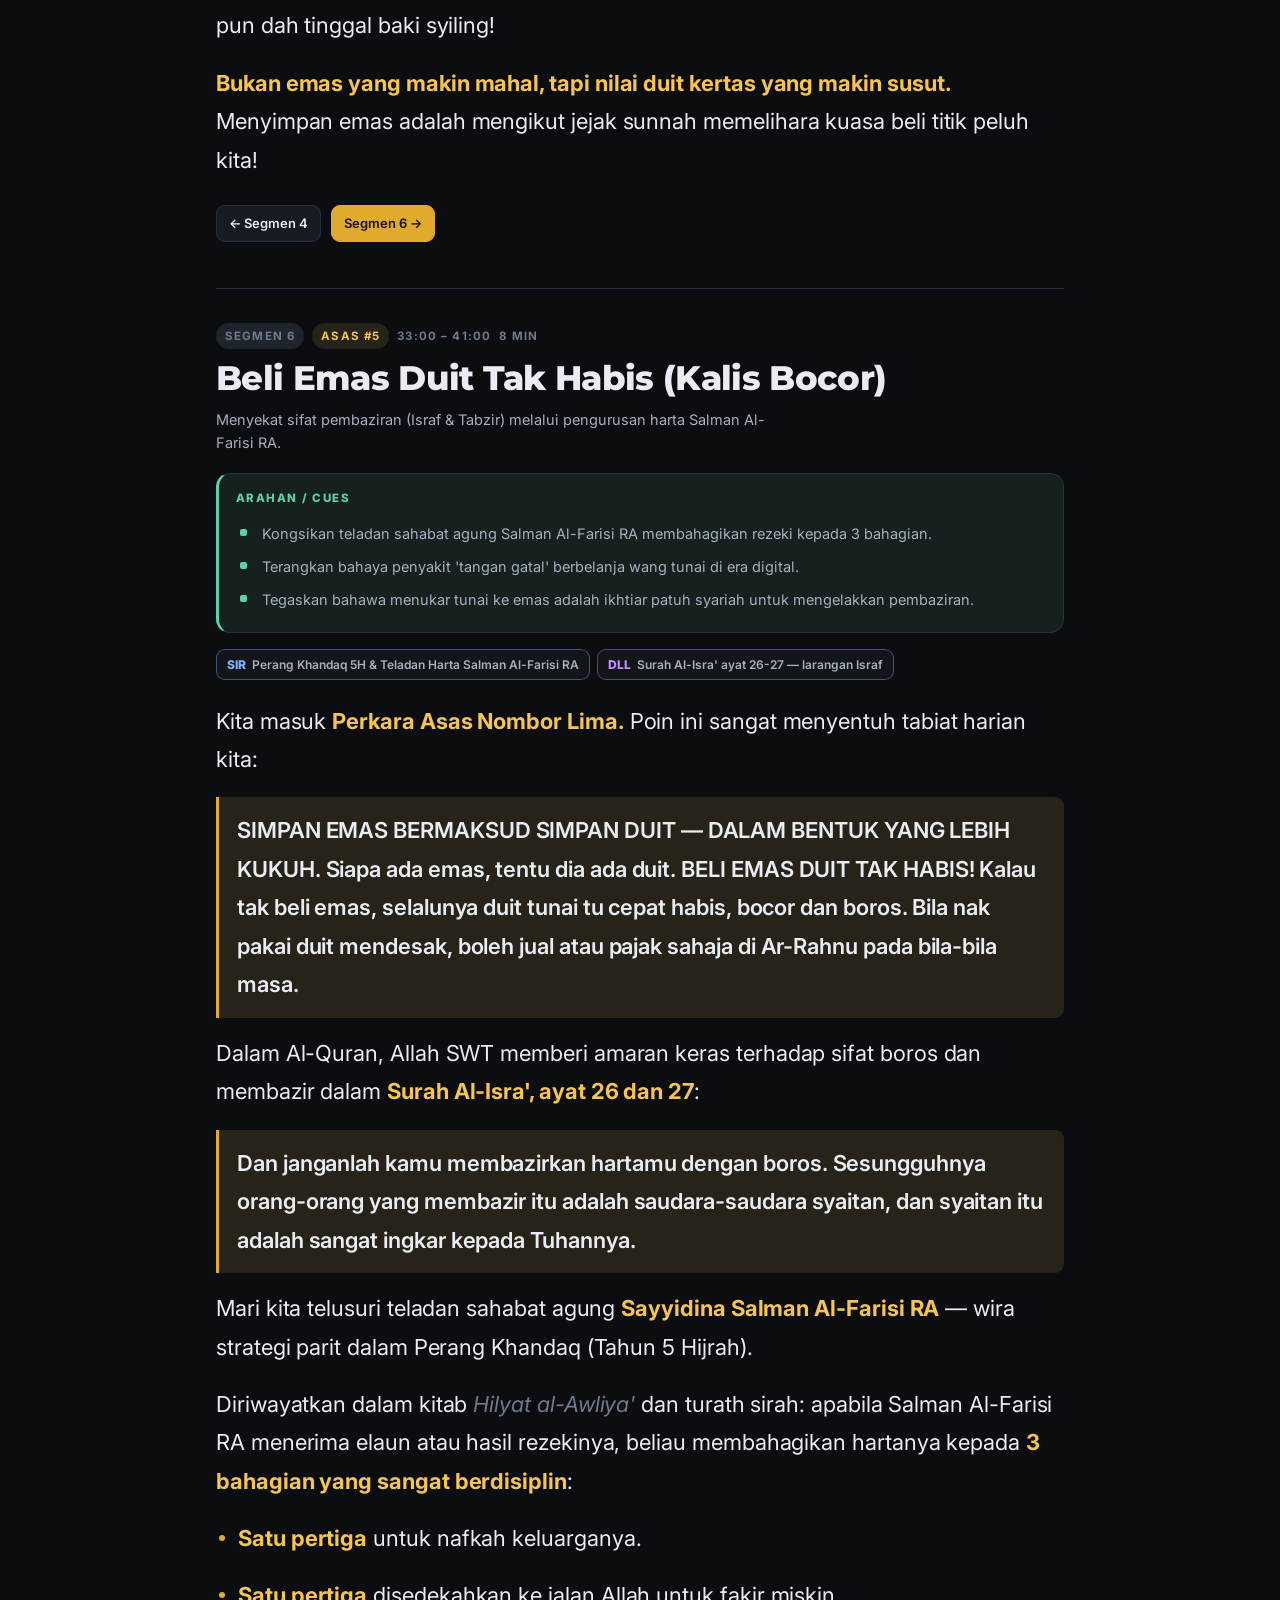
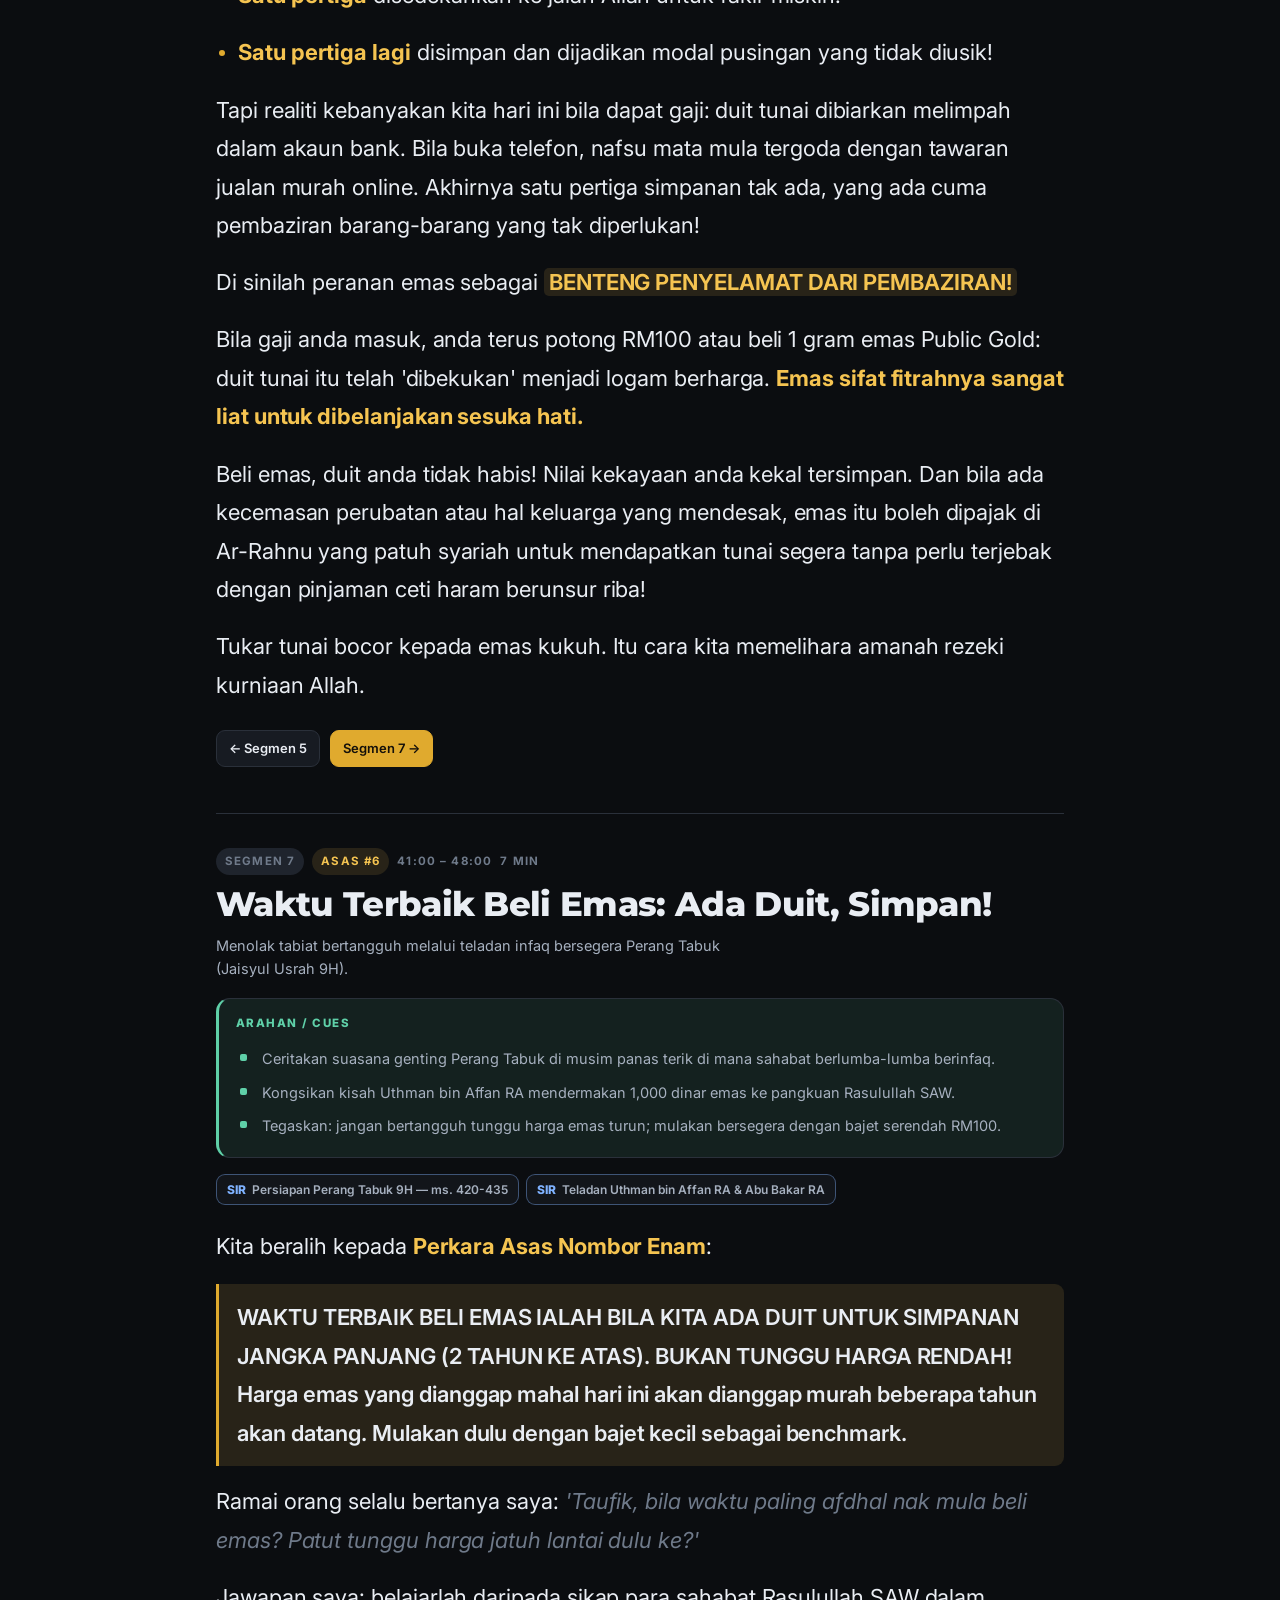
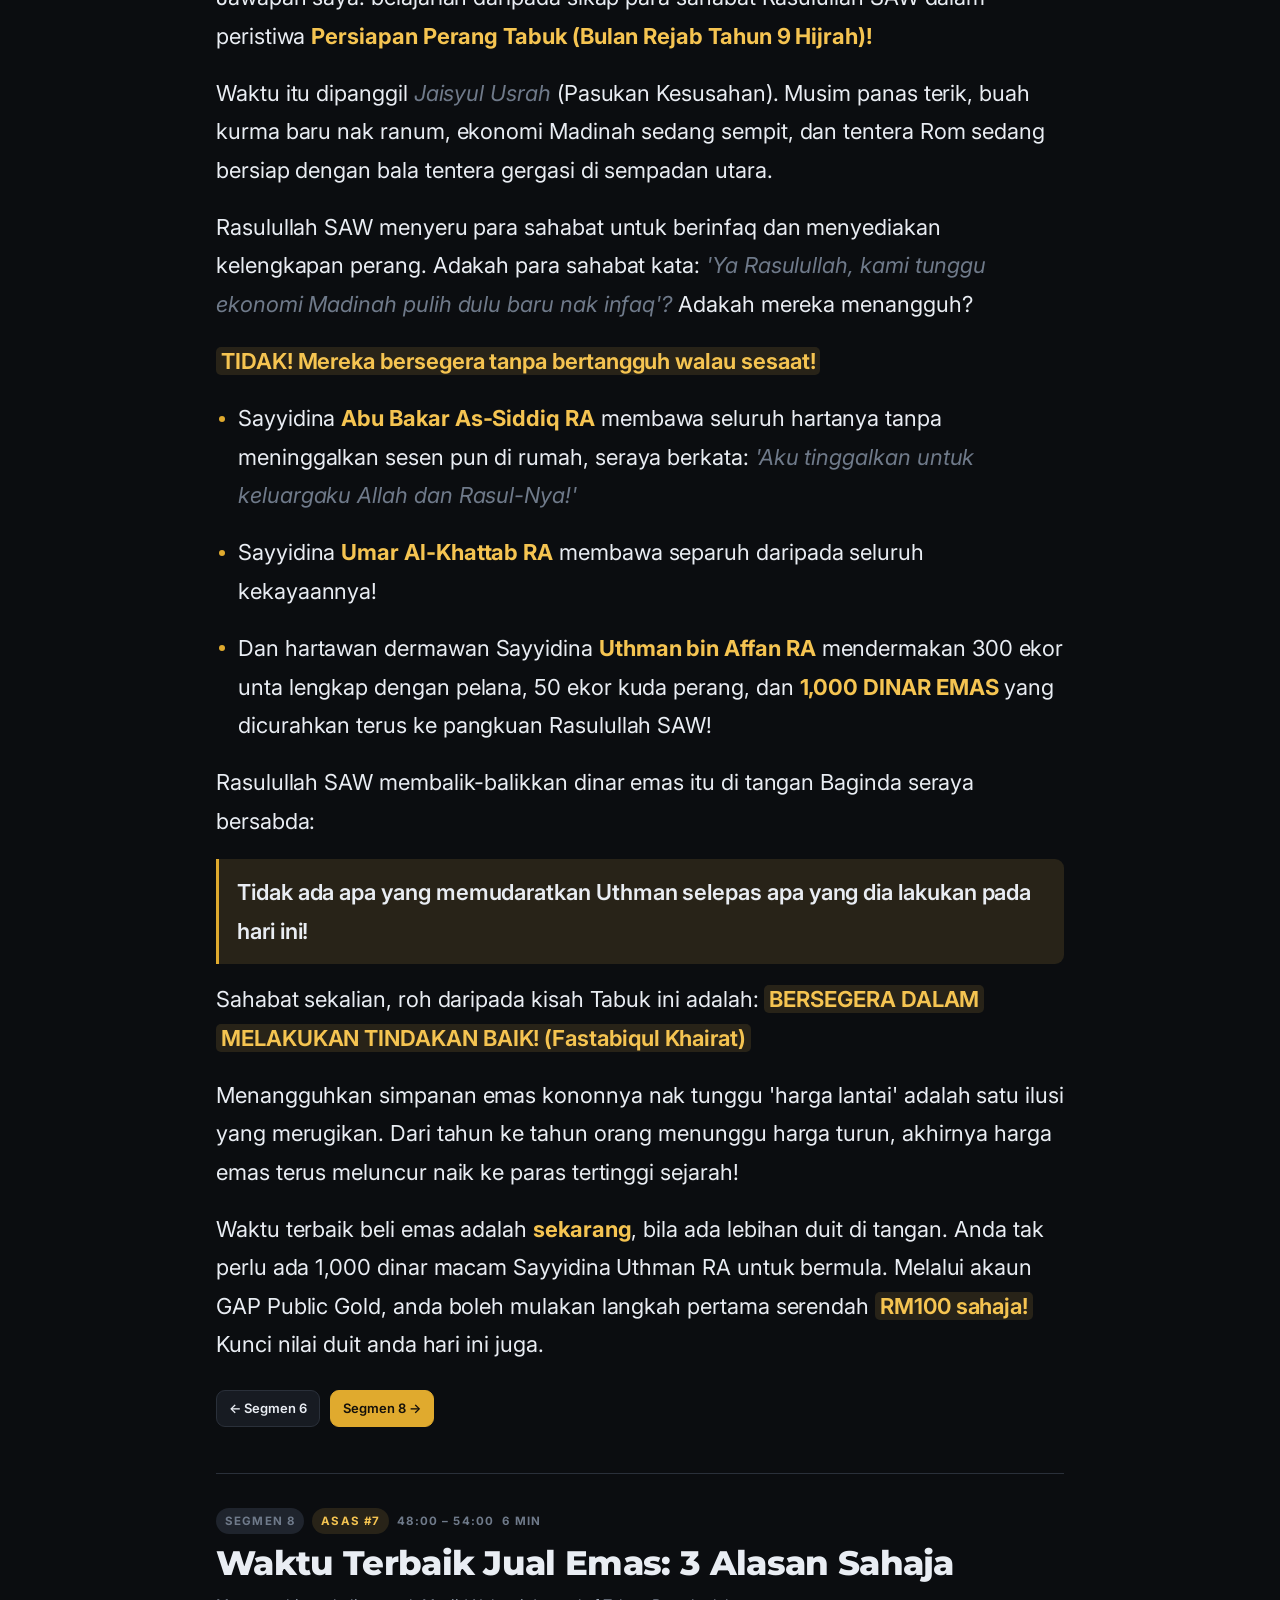
<file: live-03/index.html>
<!doctype html>
<html lang="ms" data-theme="dark" data-mode="penuh">
<head>
<meta charset="utf-8">
<meta name="viewport" content="width=device-width, initial-scale=1, viewport-fit=cover">
<title>Skrip Live — 7 Asas Simpanan Emas</title>
<meta name="description" content="Skrip lengkap live stream 1 jam: 7 Asas Simpanan Emas x Psikologi Wang &amp; Prinsip Kejayaan. Teleprompter dengan jam segmen, cue card dan mod ringkas.">
<meta name="theme-color" content="#0b0d10">
<meta name="robots" content="noindex">
<link rel="preconnect" href="https://fonts.googleapis.com">
<link rel="preconnect" href="https://fonts.gstatic.com" crossorigin>
<link href="https://fonts.googleapis.com/css2?family=Inter:wght@400;500;600;700&family=Montserrat:wght@700;800&display=swap" rel="stylesheet">
<link rel="stylesheet" href="../assets/css/style.css">
<link rel="icon" href="data:image/svg+xml,<svg xmlns='http://www.w3.org/2000/svg' viewBox='0 0 32 32'><text y='26' font-size='26'>🎙️</text></svg>">
</head>
<body>

<!-- ============ TOPBAR ============ -->
<header class="topbar no-print">
  <div class="topbar-in">
    <div class="clock" id="clock">
      <small>Jumlah</small>
      <span id="clock-val">0:00</span>
    </div>

    <div class="seg-now">
      <span id="now-label">Segmen 1</span>
      <b id="now-title">Memuatkan…</b>
    </div>

    <button class="btn icon" id="theme" title="Tukar tema" aria-label="Tukar tema">☾</button>
    <button class="btn icon" id="gear" title="Tetapan (?)" aria-label="Tetapan">⚙</button>
    <button class="btn icon primary" id="play" title="Mula / jeda (Space)" aria-label="Mula">▶</button>
  </div>
  <div class="progress" id="bar"><i></i></div>
  <div class="chips" id="chips"></div>
</header>

<!-- ============ KANDUNGAN ============ -->
<div class="wrap">

  <section class="prep no-print">
    <div class="seg-kicker" style="margin-bottom:6px">
      <span class="tag gold" id="meta-durasi">—</span>
      <span id="meta-format">—</span>
    </div>
    <h1 style="font-family:var(--font-head);font-size:clamp(26px,6.4vw,40px);line-height:1.12;margin:0 0 6px;letter-spacing:-.02em">
      <span id="judul">—</span>
    </h1>
    <p style="color:var(--gold-400);font-weight:600;margin:0 0 4px" id="subjudul">—</p>
    <p style="color:var(--text-mute);font-size:13.5px;margin:0 0 4px" id="meta-hos">—</p>

    <div class="prep-grid" style="margin-top:22px">
      <div class="box">
        <h3>Checklist sebelum go-live</h3>
        <ul class="checklist" id="props"></ul>
      </div>
      <div class="box">
        <h3>Rujukan teras</h3>
        <ul class="rujukan-list" id="rujukan-teras"></ul>
        <div style="margin-top:16px;display:flex;gap:8px;flex-wrap:wrap">
          <button class="btn" data-mode-btn="penuh">Penuh</button>
          <button class="btn" data-mode-btn="skrip">Skrip saja</button>
          <button class="btn" data-mode-btn="ringkas">Ringkas</button>
          <button class="btn" onclick="window.print()">Cetak / PDF</button>
        </div>
      </div>
    </div>
  </section>

  <main>
    <div id="loading" style="padding:40px 0;color:var(--text-mute)">Memuatkan skrip…</div>
    <div id="segmen"></div>
  </main>

  <footer class="foot no-print">
    <p style="margin:0 0 6px"><a href="../">← Semua skrip live</a></p>
    <p style="margin:0">Taufik Musa · Authorized Dealer Public Gold PG00359605 · <code>live.taufik.fyi</code></p>
  </footer>
</div>

<!-- ============ BAR BAWAH ============ -->
<div class="bottombar no-print">
 <div class="bottombar-in">
  <button class="btn" id="prev" title="Segmen sebelum (←)">←</button>
  <button class="btn" id="next" title="Segmen seterusnya (→)">→</button>
  <div class="segtime" id="segtime">
    <small>Baki segmen</small>
    <span id="segtime-val">0:00</span>
  </div>
  <div class="spacer"></div>
  <button class="btn" id="scroll" title="Auto-scroll (S)">Auto-scroll</button>
  <button class="btn" id="reset" title="Reset jam (R)">Reset</button>
 </div>
</div>

<!-- ============ TETAPAN ============ -->
<div class="sheet" id="sheet" role="dialog" aria-label="Tetapan">
  <div class="sheet-in">
    <h3>Tetapan</h3>

    <div class="row">
      <span class="lbl">Saiz teks skrip</span>
      <input type="range" id="rng-size" min="15" max="46" step="1">
      <span id="val-size" style="font-size:13px;color:var(--text-mute);min-width:52px;text-align:right">22px</span>
    </div>

    <div class="row">
      <span class="lbl">Laju auto-scroll</span>
      <input type="range" id="rng-speed" min="4" max="120" step="2">
      <span id="val-speed" style="font-size:13px;color:var(--text-mute);min-width:62px;text-align:right">28 px/s</span>
    </div>

    <div class="row">
      <span class="lbl">Paparan</span>
      <div class="seg-btns">
        <button class="btn" data-mode-btn="penuh">Penuh</button>
        <button class="btn" data-mode-btn="skrip">Skrip</button>
        <button class="btn" data-mode-btn="ringkas">Ringkas</button>
      </div>
    </div>

    <div class="kbd-help">
      <kbd>Space</kbd> mula/jeda &nbsp; <kbd>←</kbd><kbd>→</kbd> segmen &nbsp; <kbd>1</kbd>–<kbd>9</kbd> lompat<br>
      <kbd>+</kbd><kbd>−</kbd> saiz teks &nbsp; <kbd>S</kbd> auto-scroll &nbsp; <kbd>F</kbd> skrin penuh &nbsp; <kbd>R</kbd> reset
    </div>

    <div style="margin-top:18px;text-align:right">
      <button class="btn primary" data-close>Tutup</button>
    </div>
  </div>
</div>

<script>window.LIVE_ID = 'live-03';</script>
<script src="../assets/js/app.js"></script>
</body>
</html>
</file>
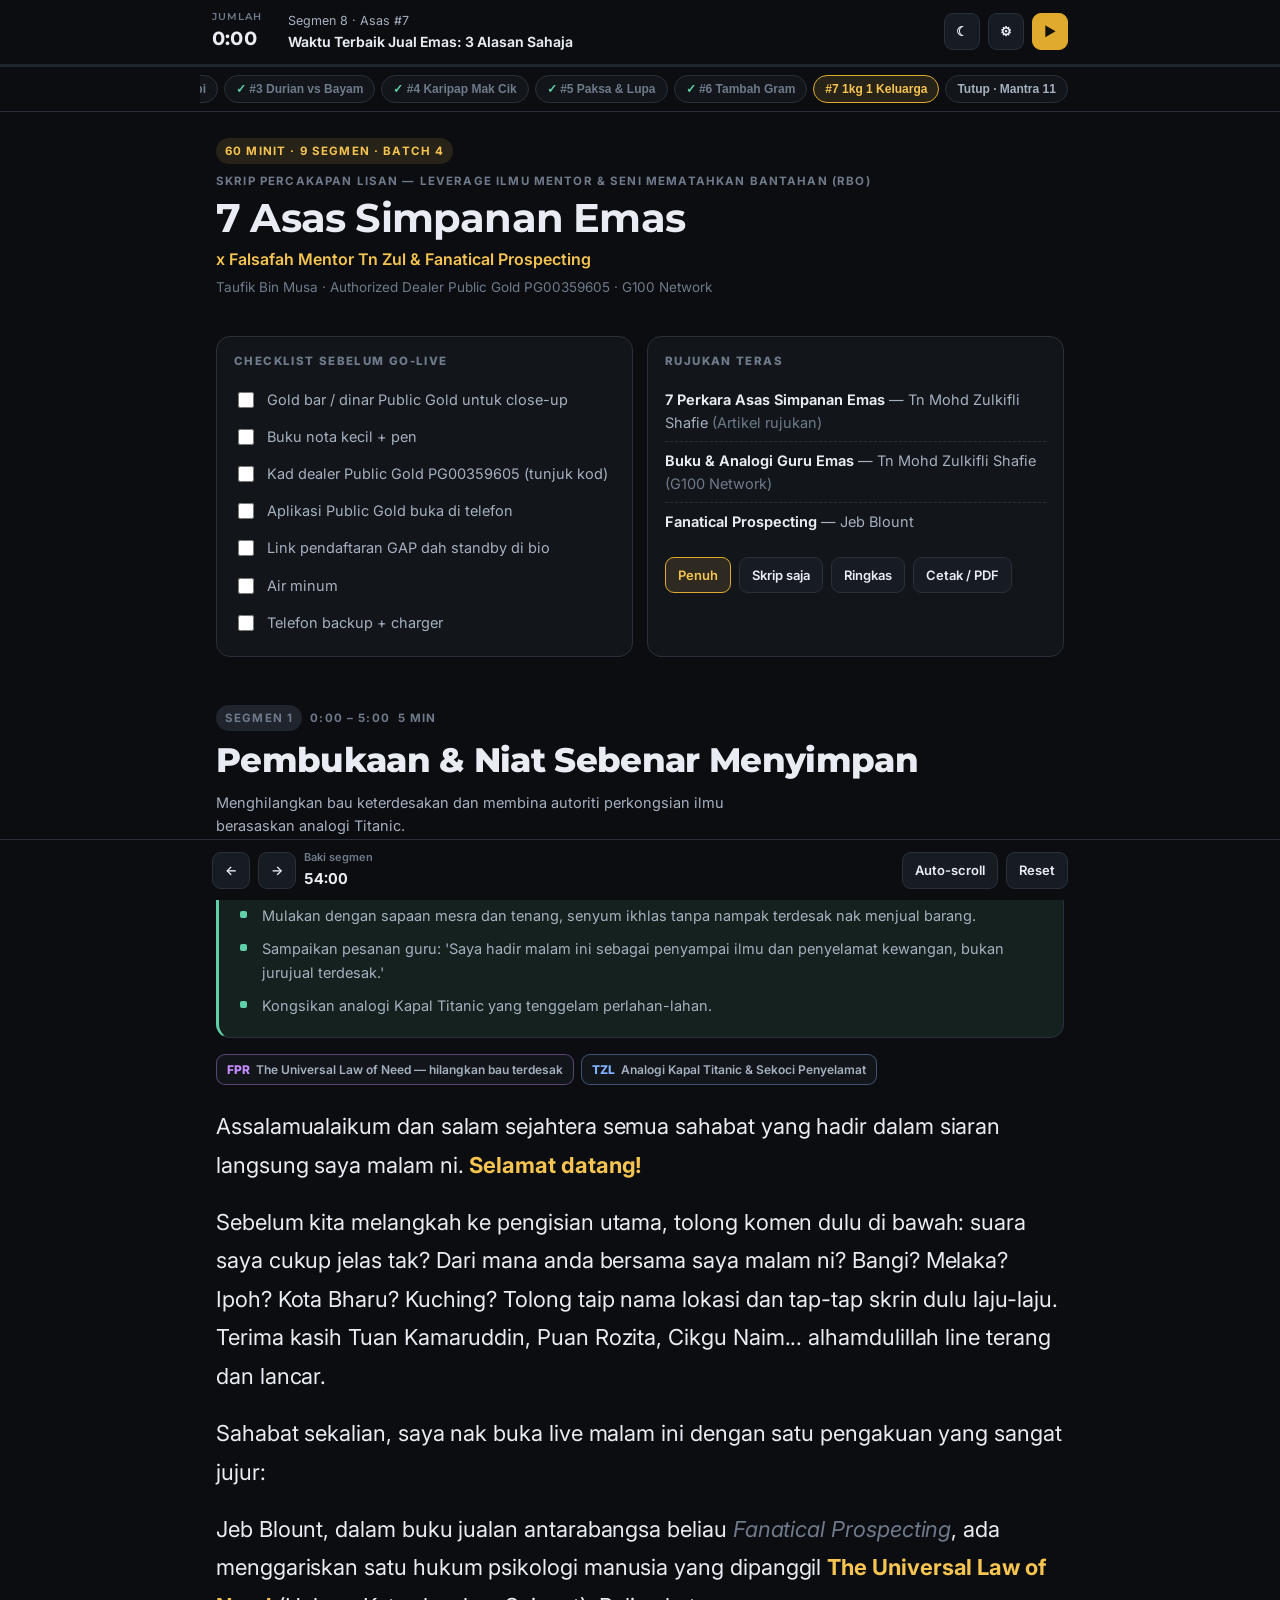
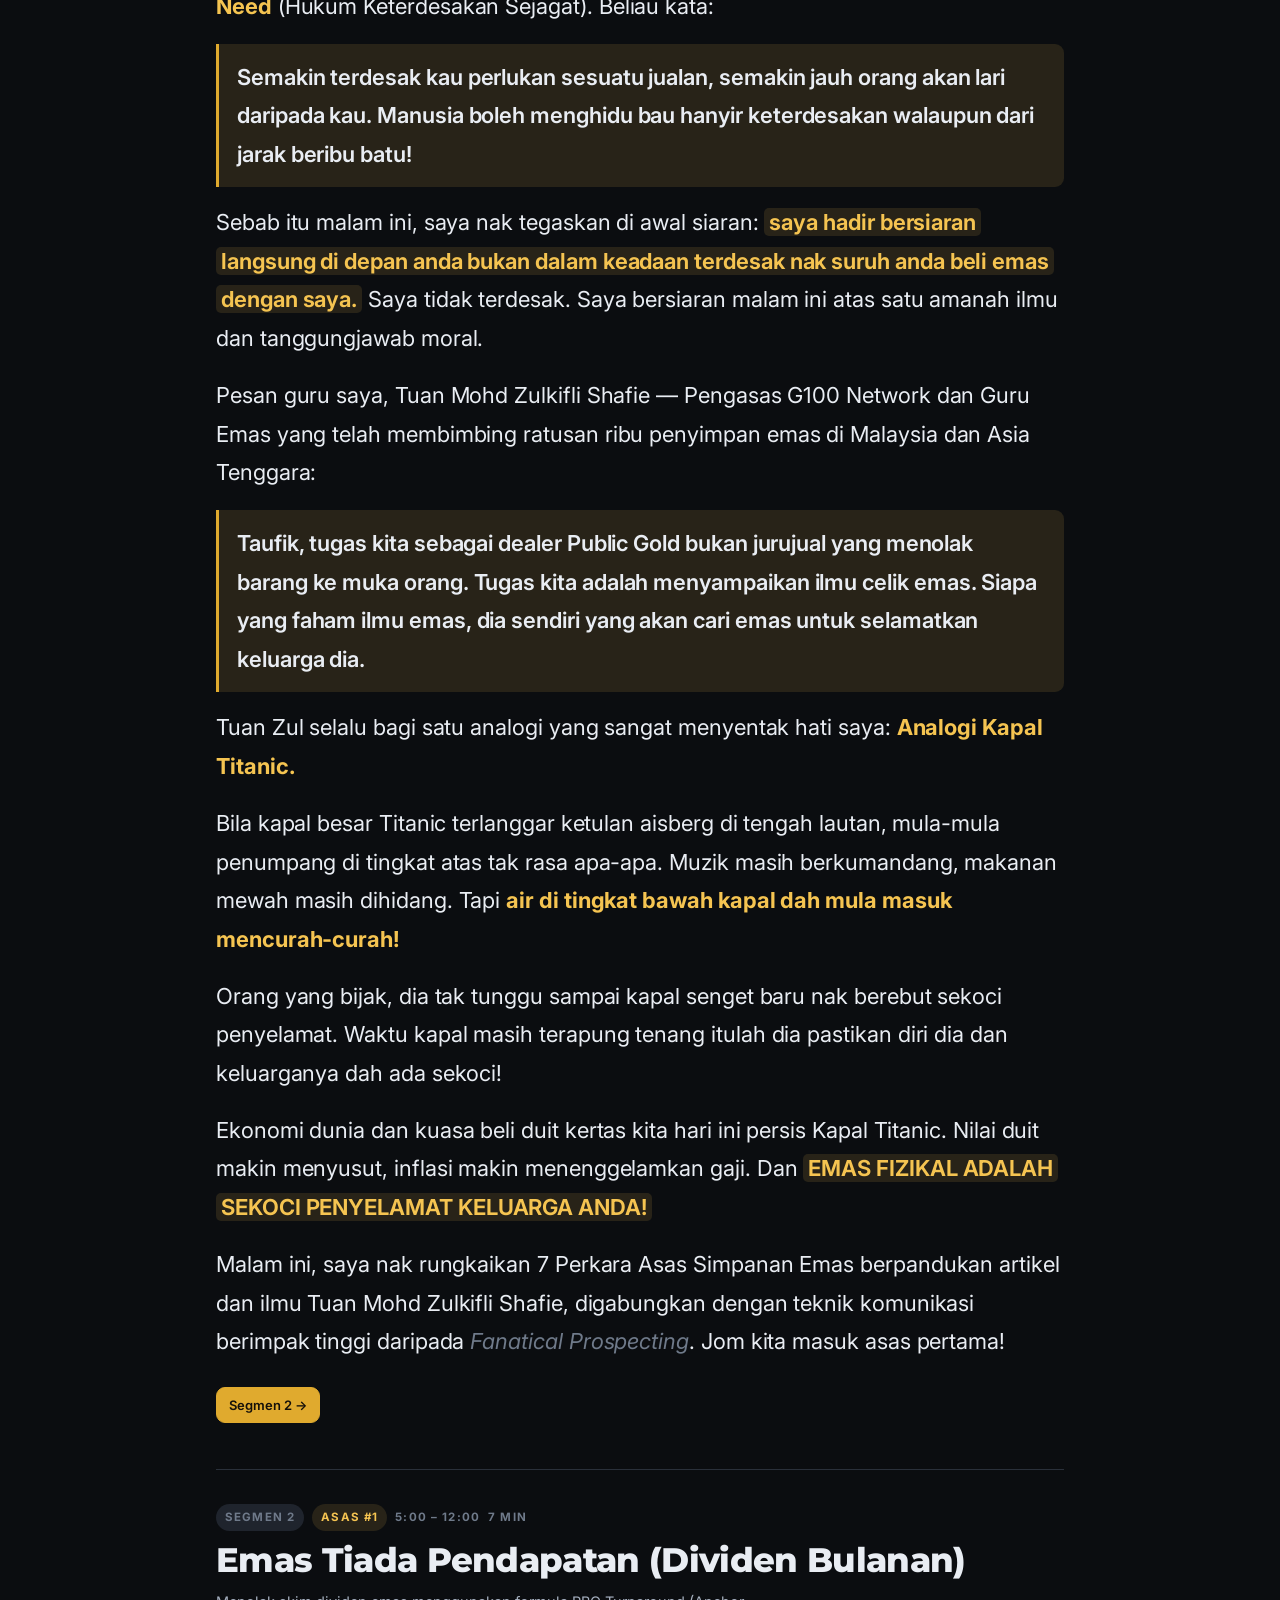
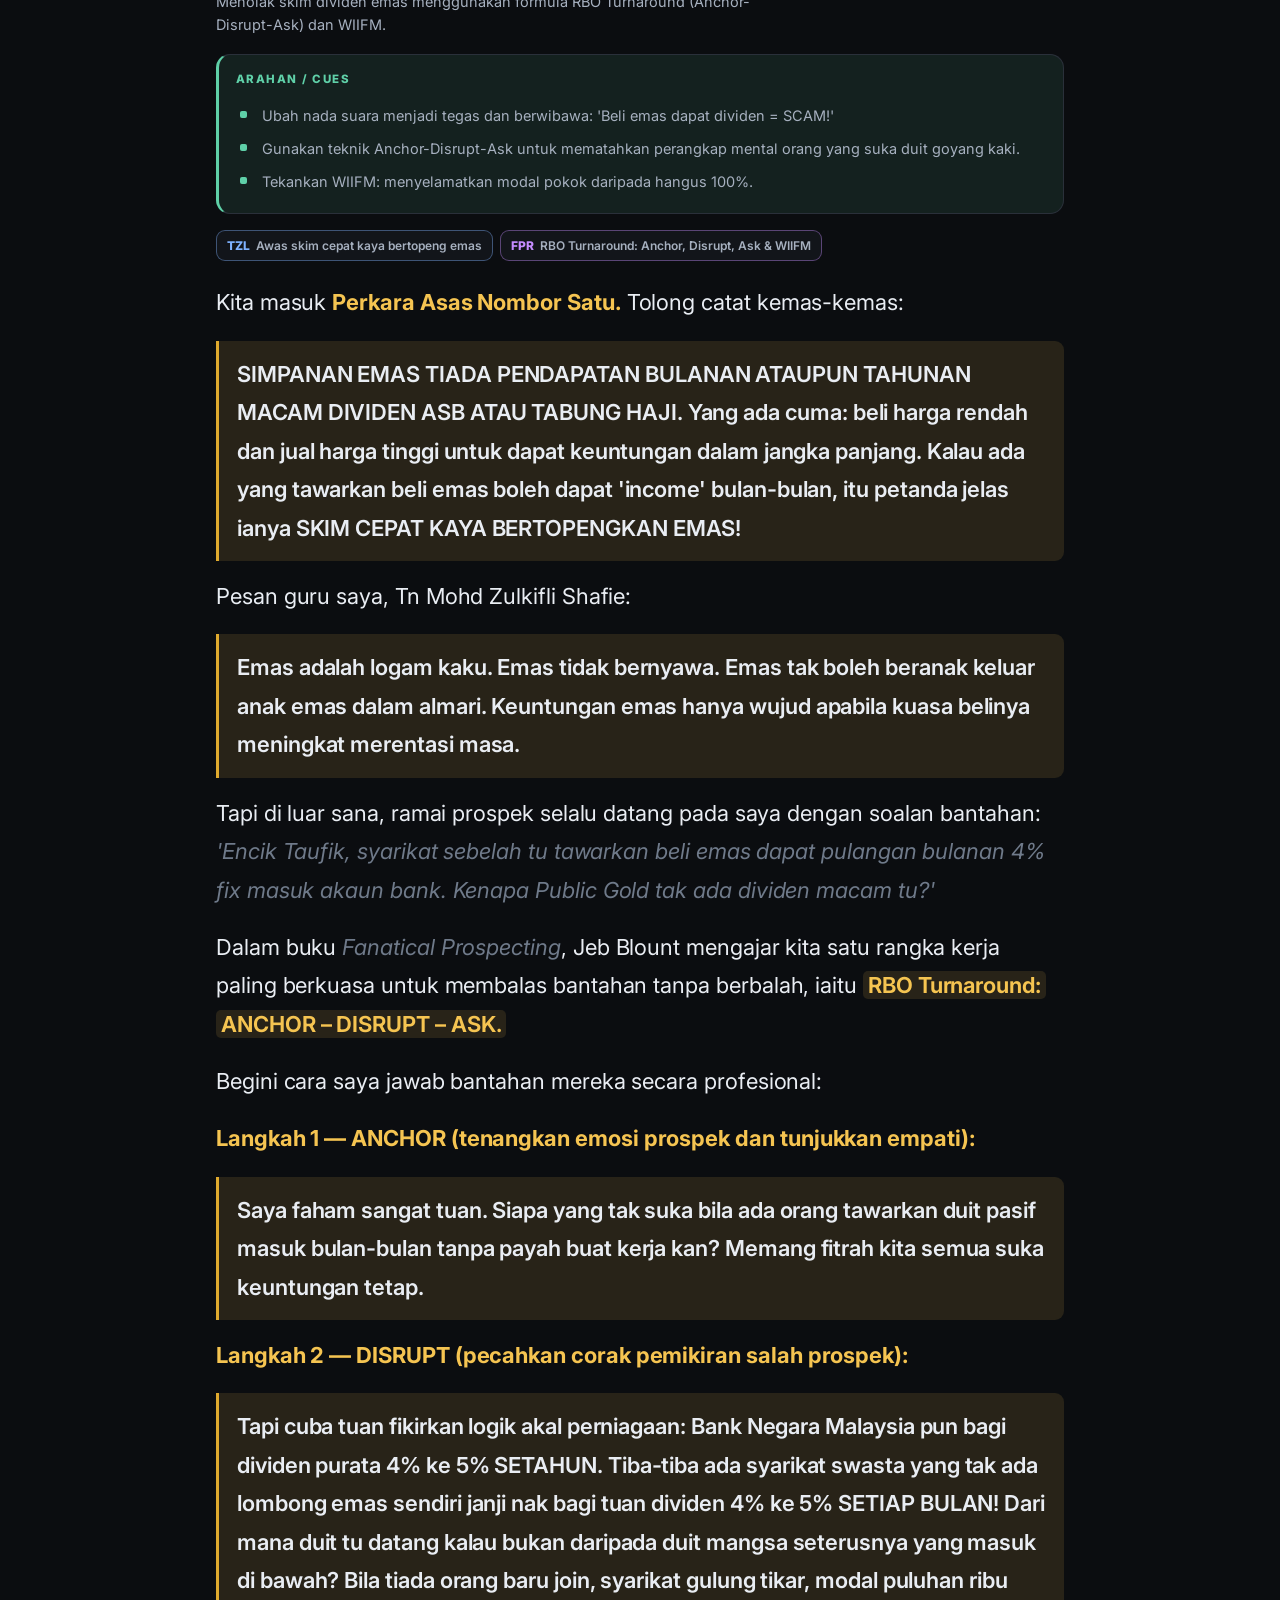
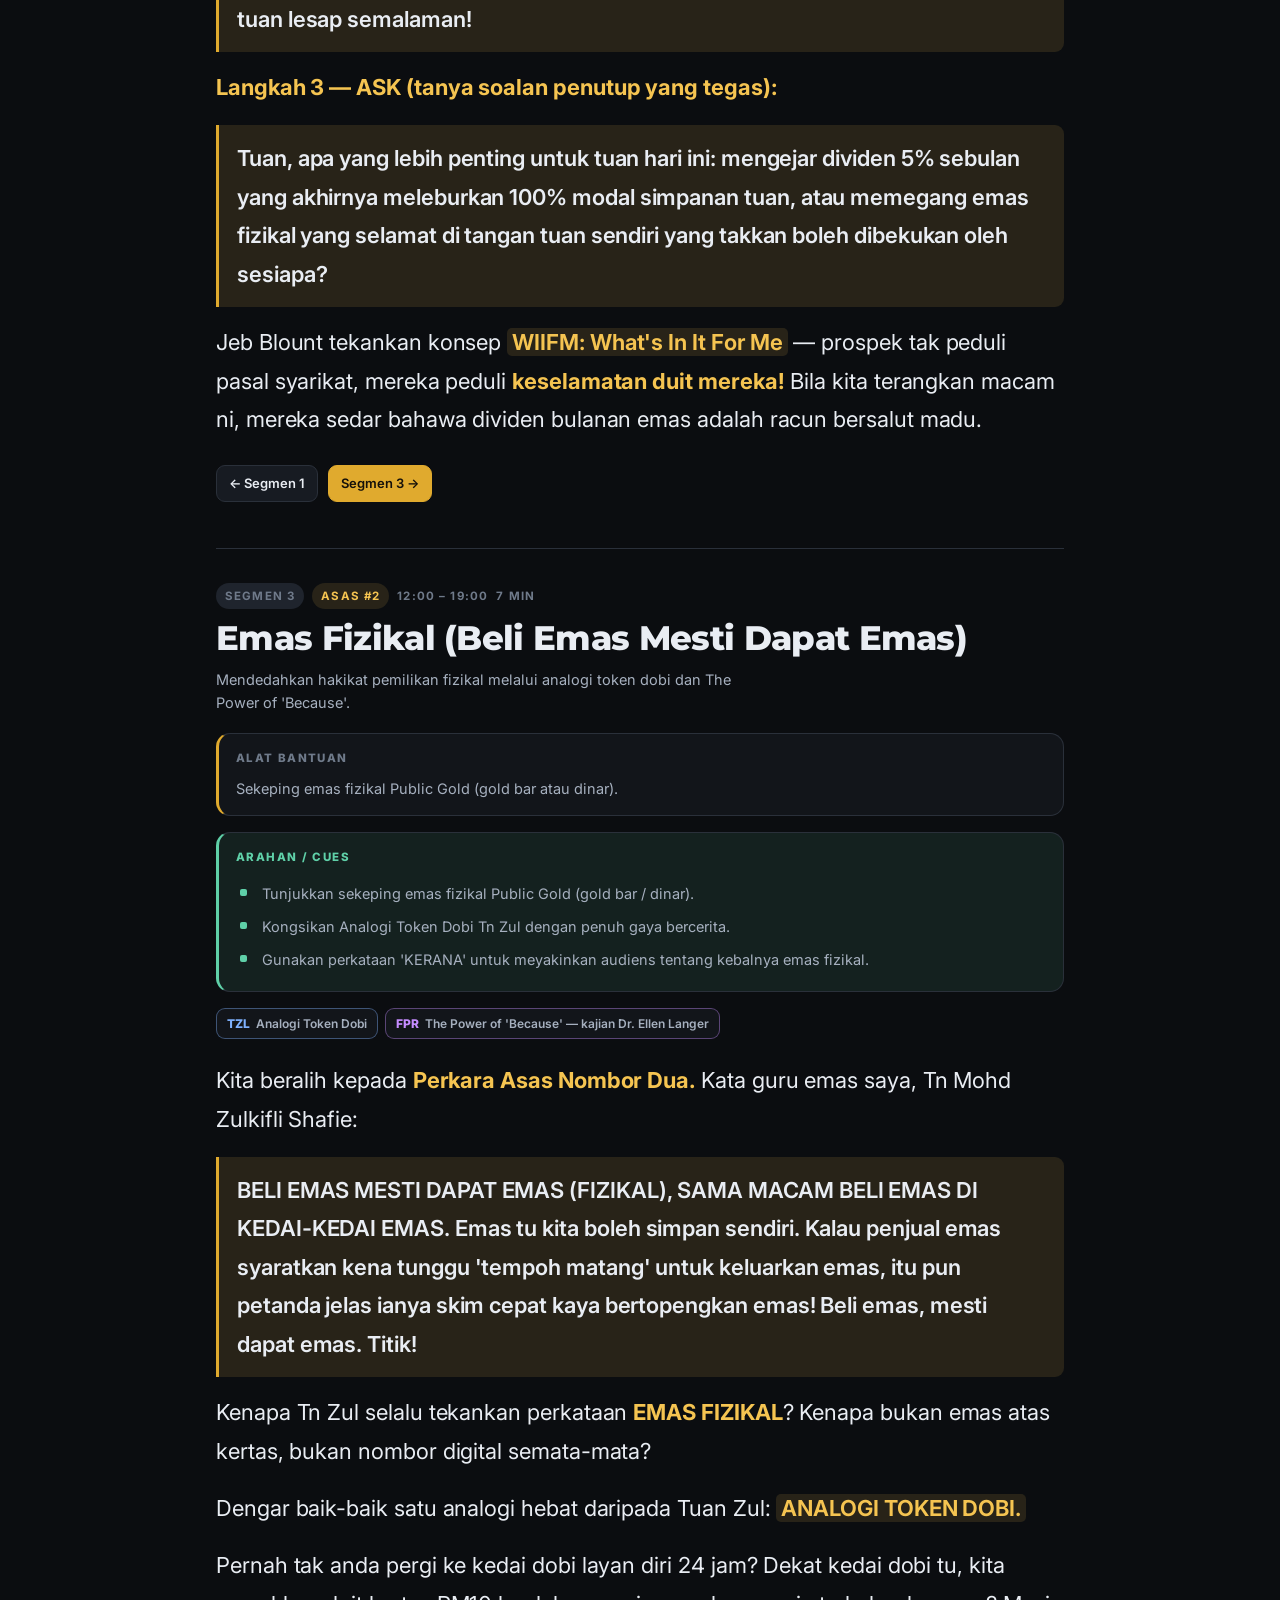
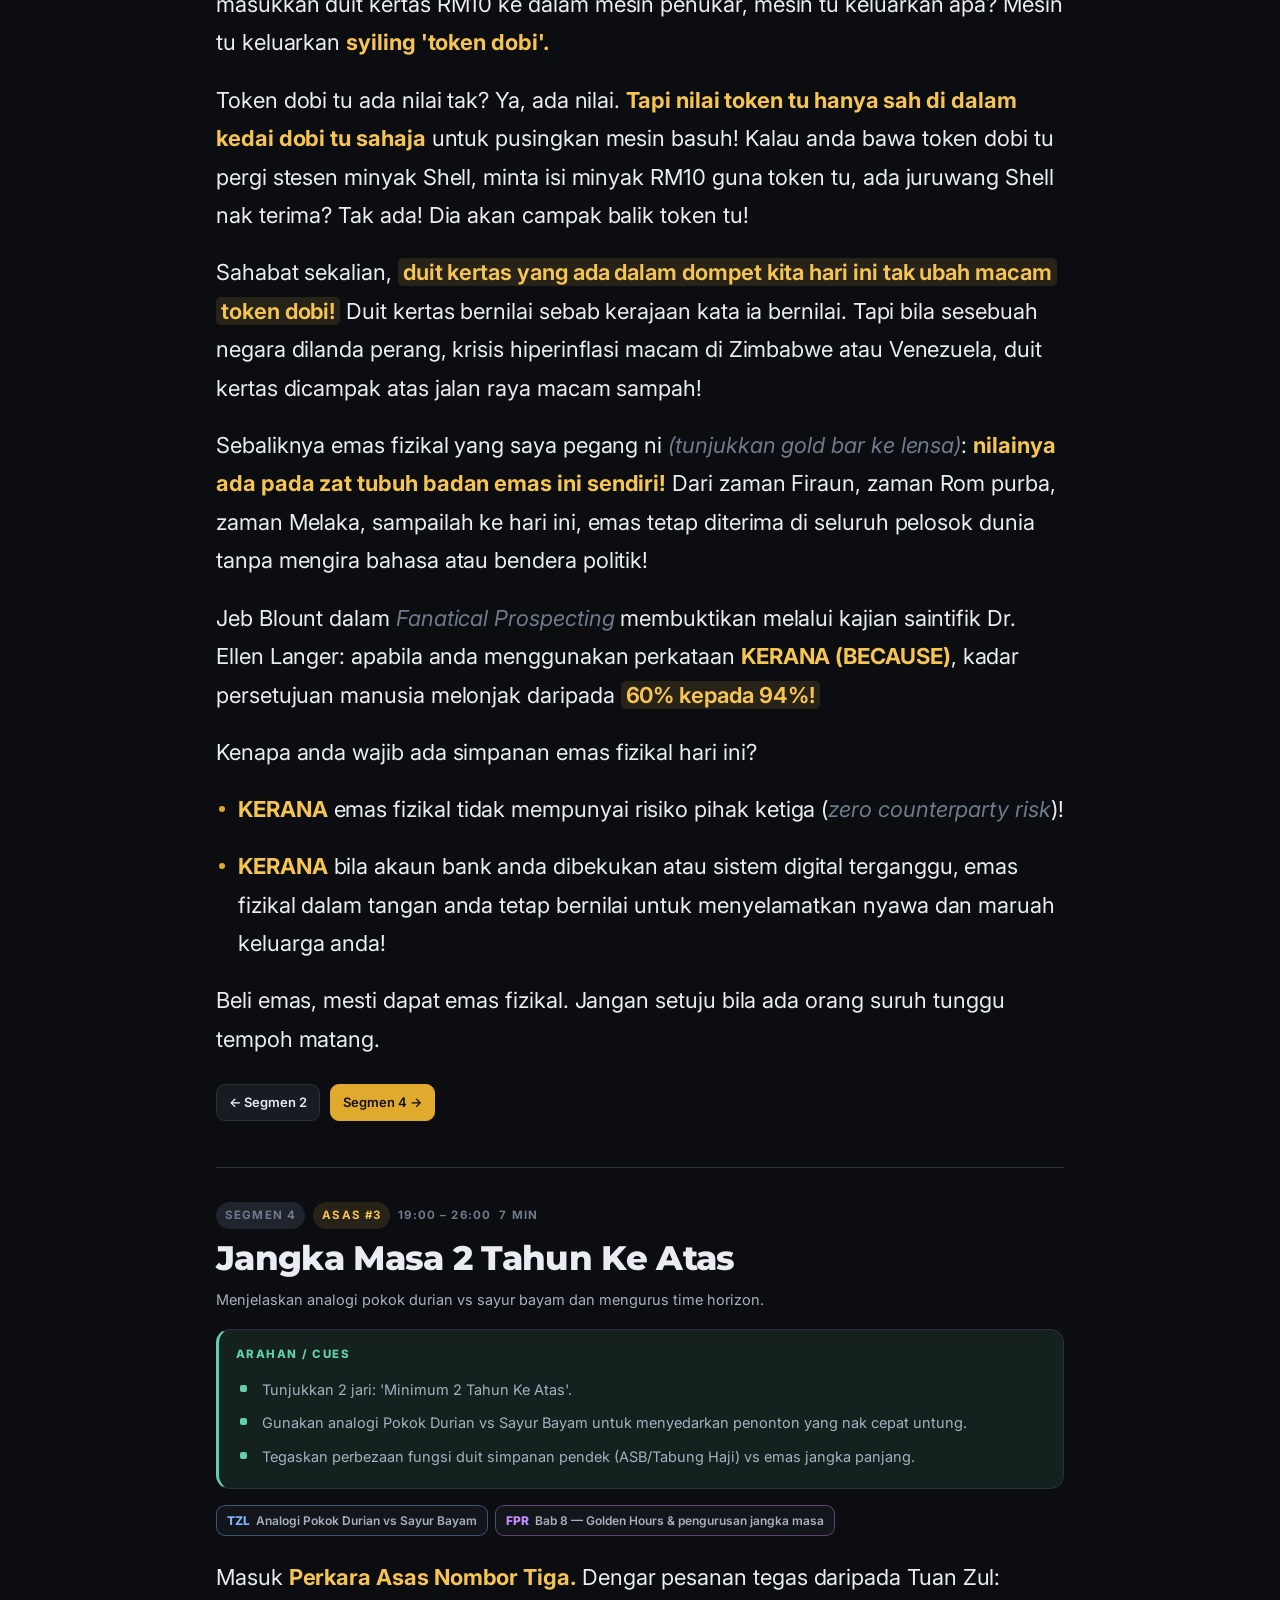
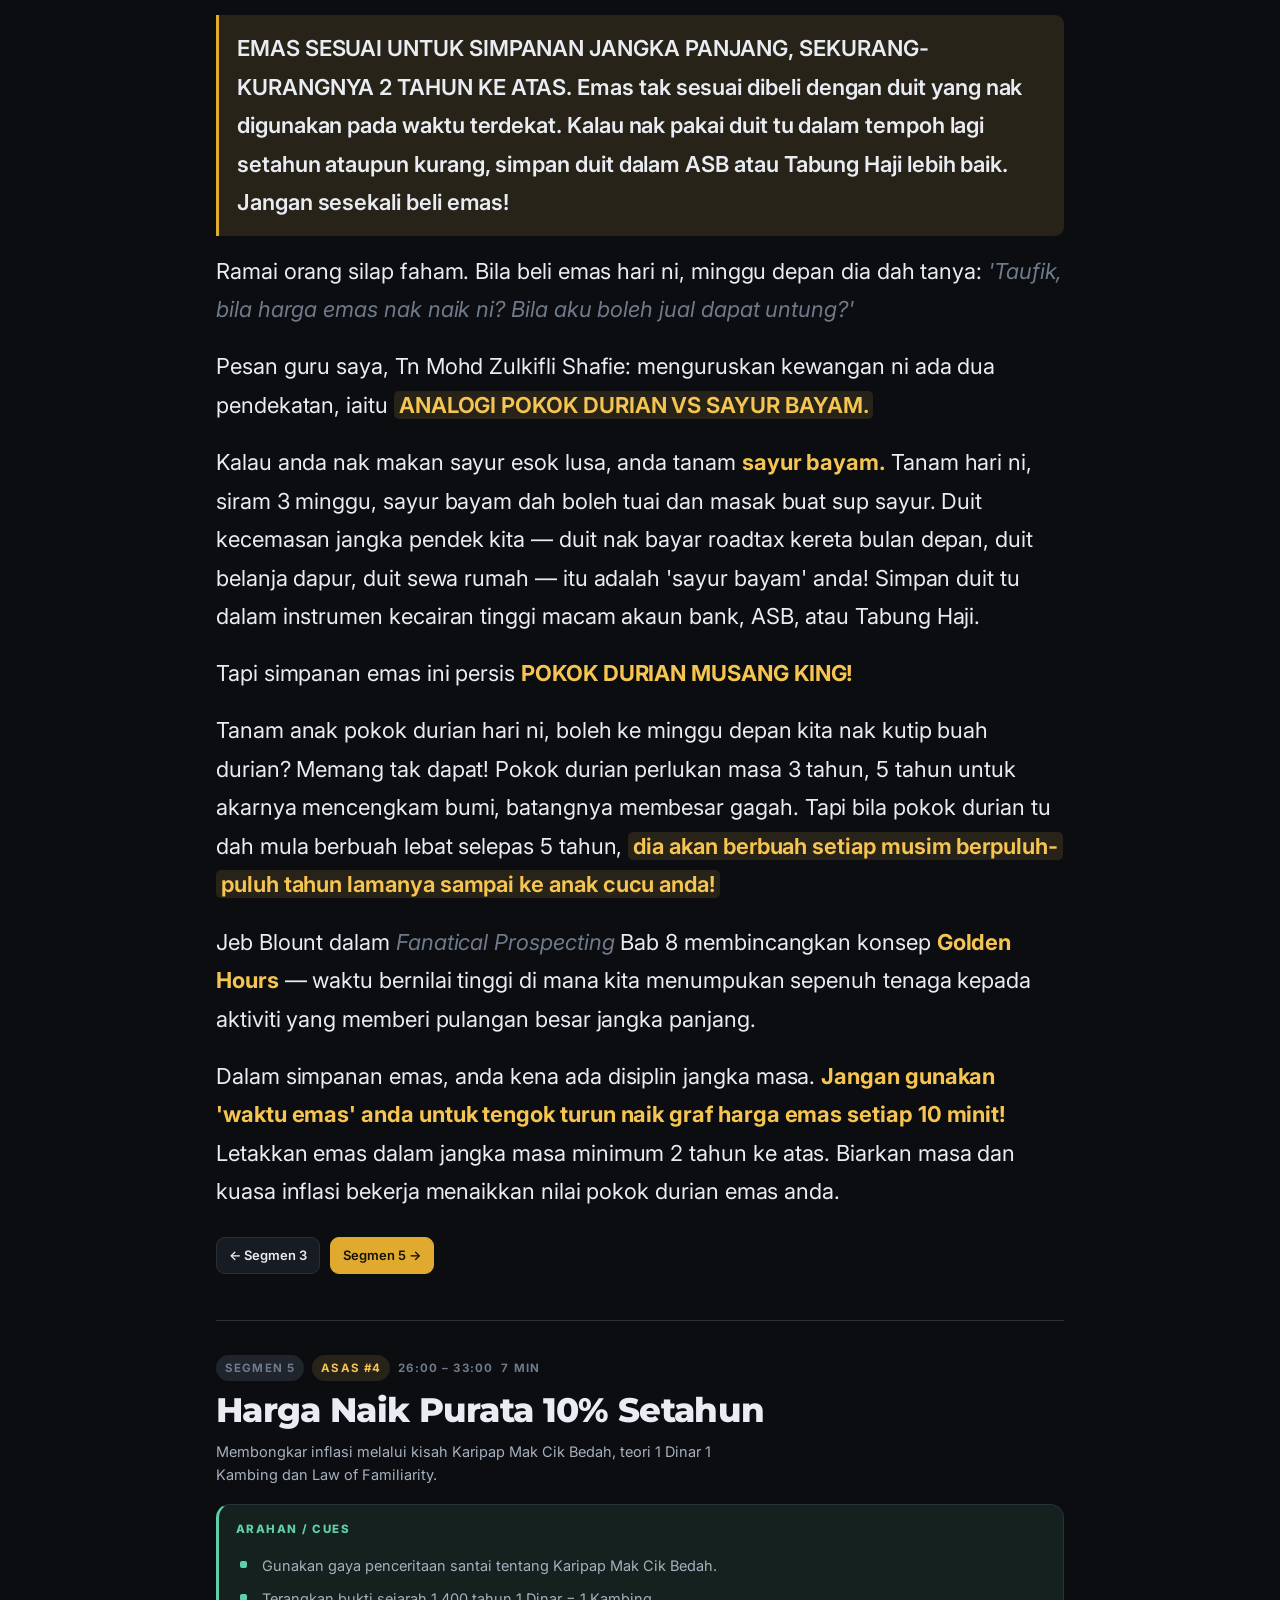
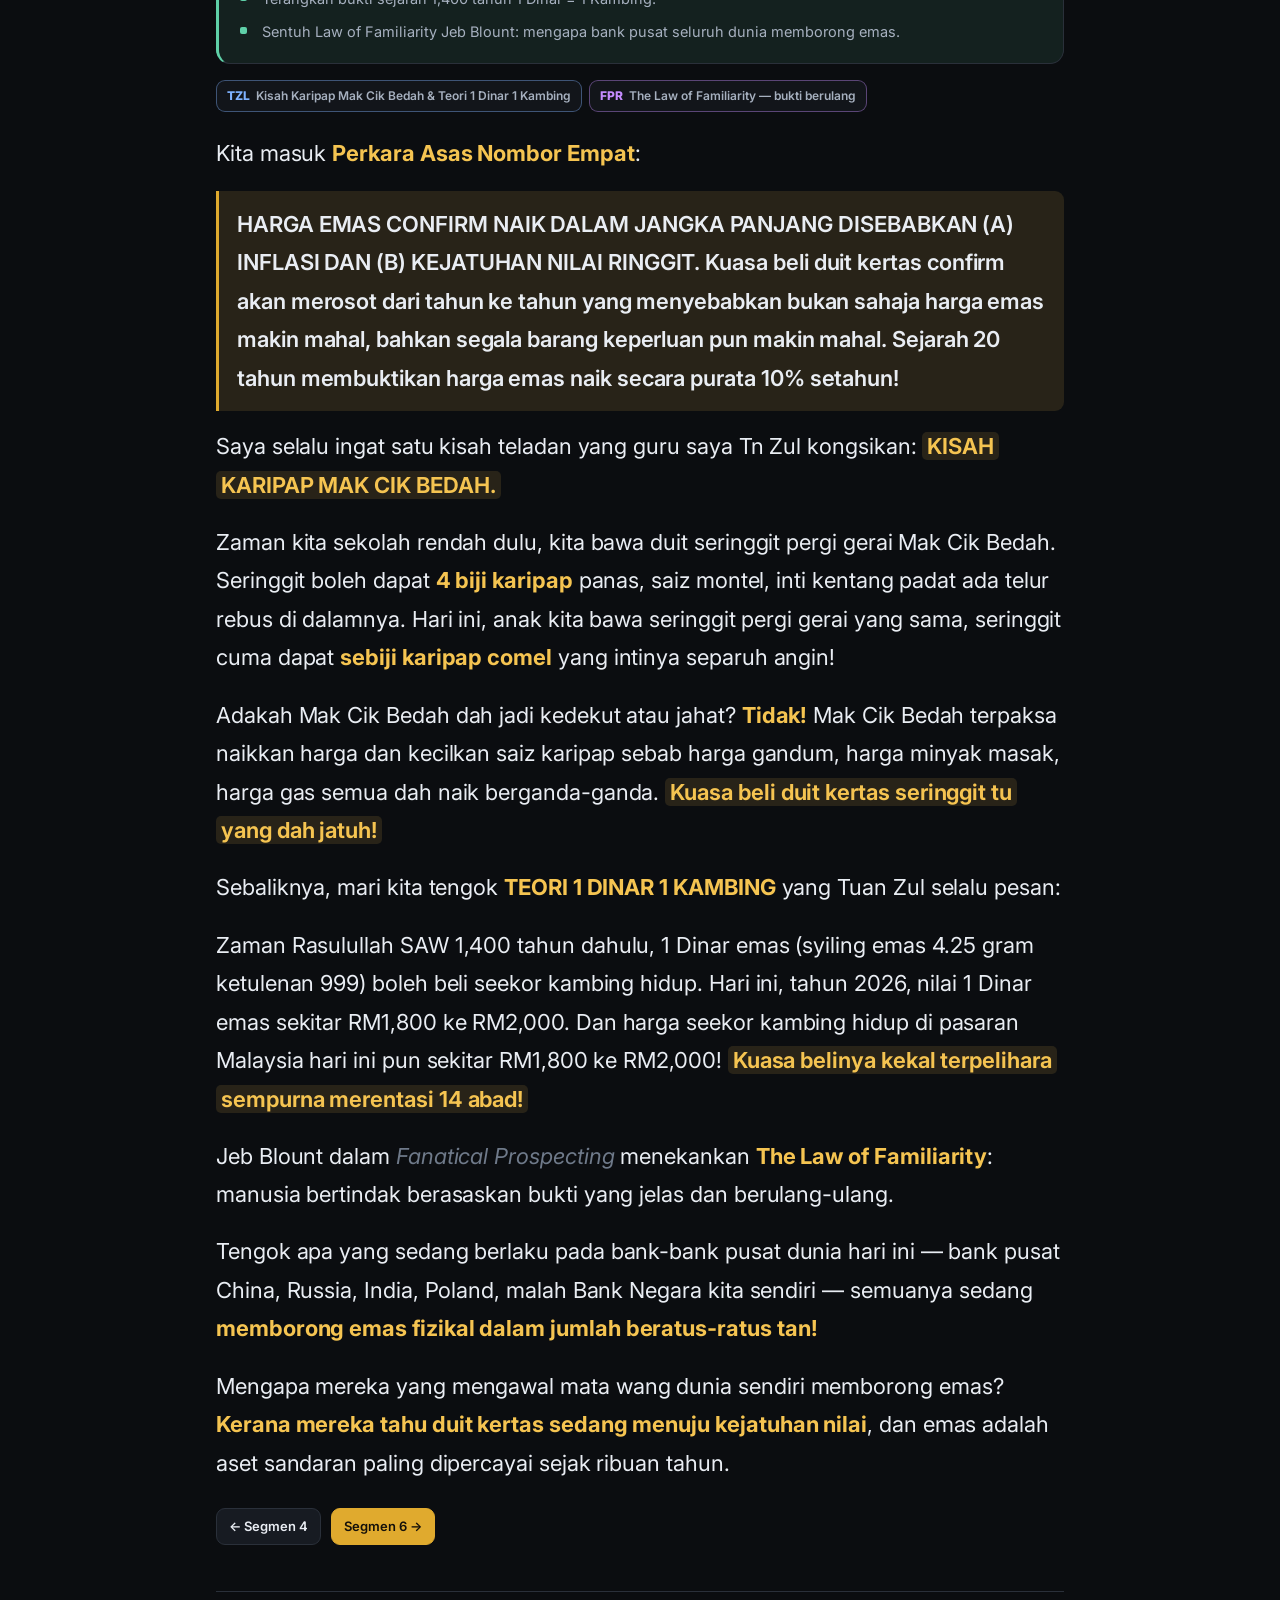
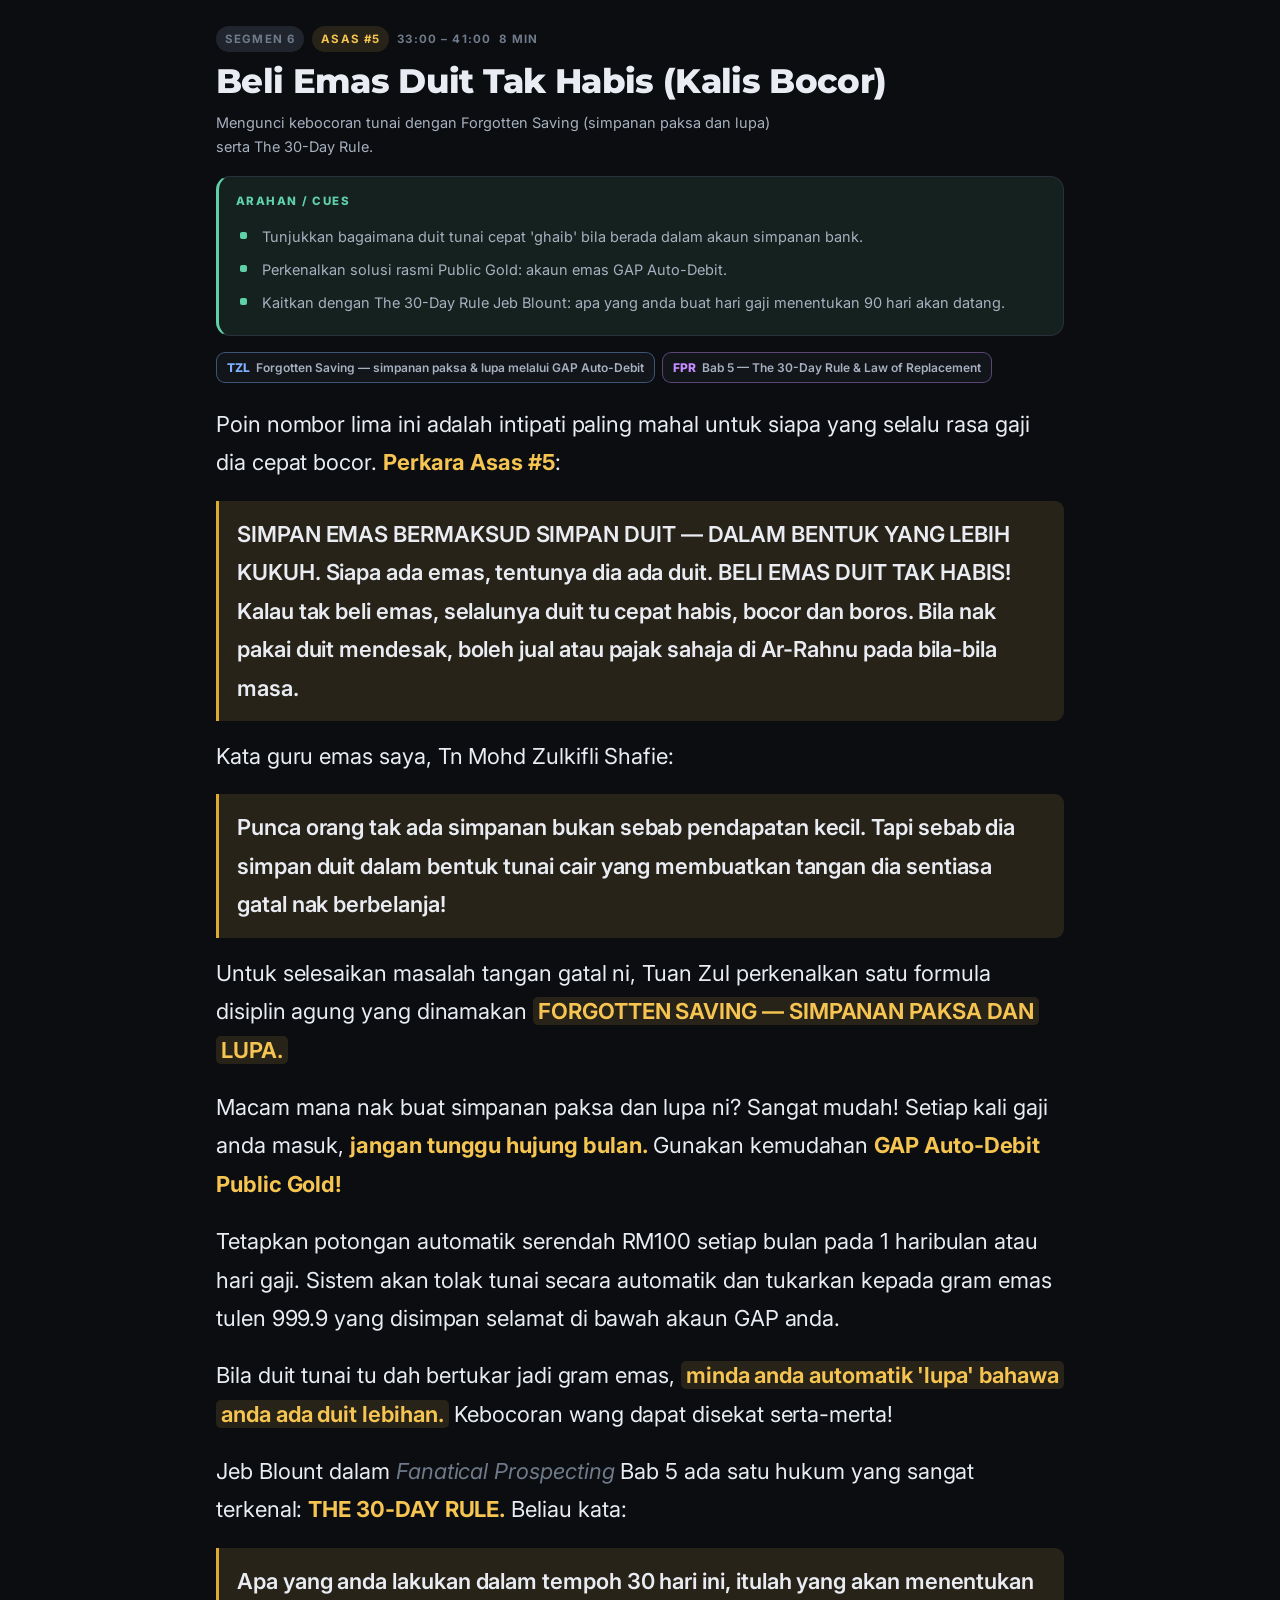
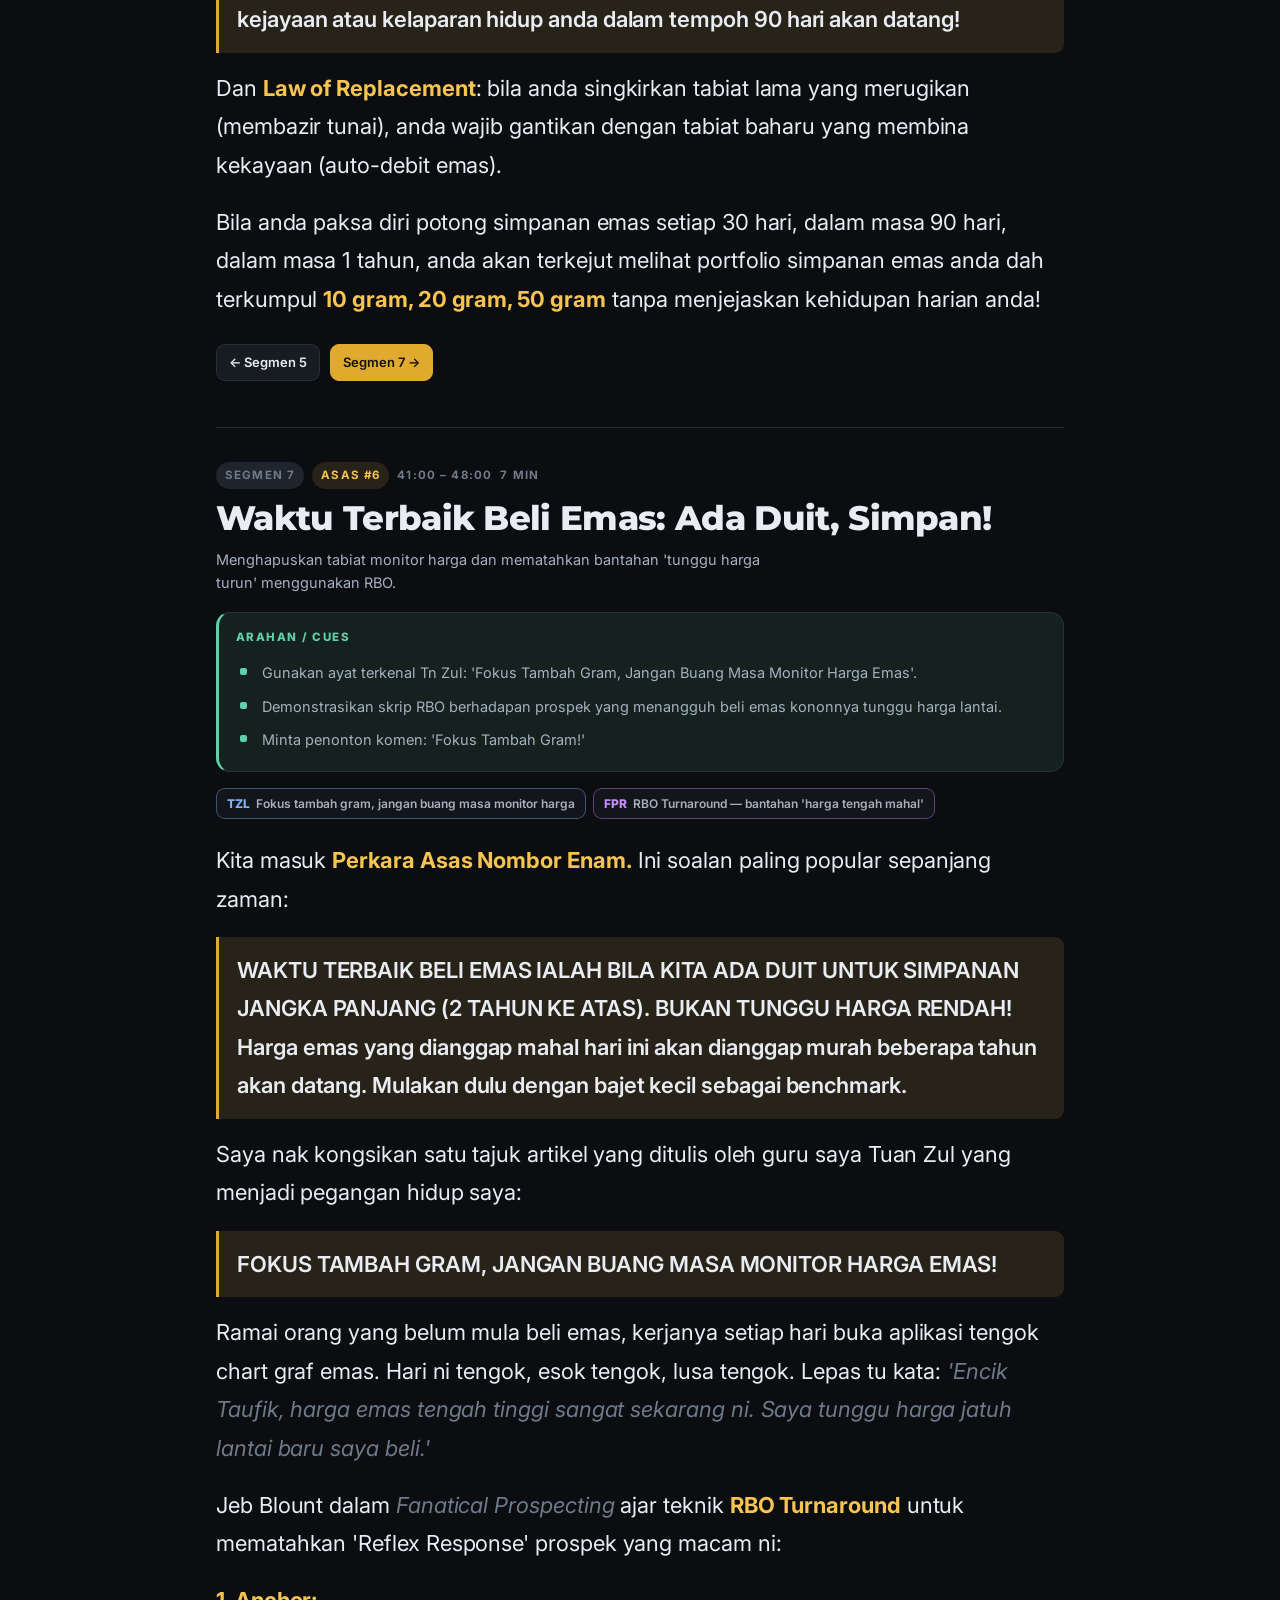
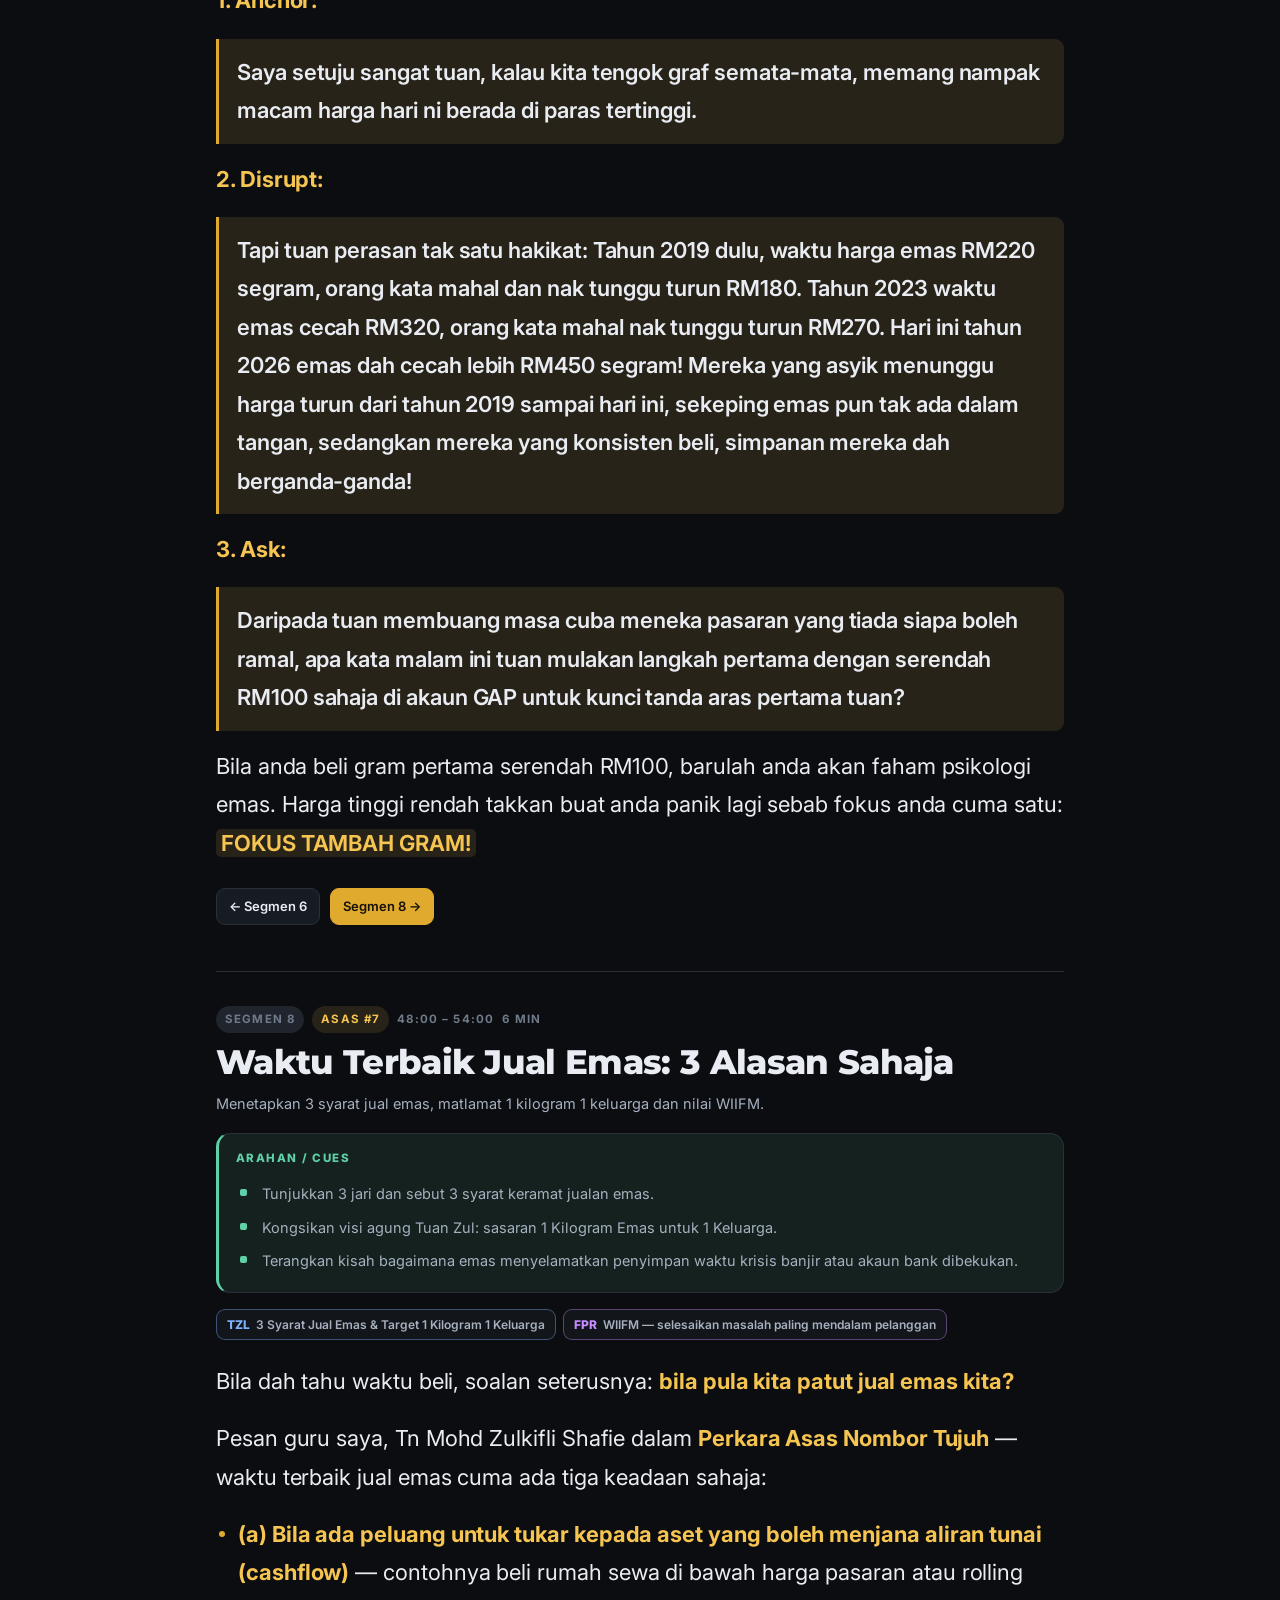
<file: live-04/index.html>
<!doctype html>
<html lang="ms" data-theme="dark" data-mode="penuh">
<head>
<meta charset="utf-8">
<meta name="viewport" content="width=device-width, initial-scale=1, viewport-fit=cover">
<title>Skrip Live — 7 Asas Simpanan Emas</title>
<meta name="description" content="Skrip lengkap live stream 1 jam: 7 Asas Simpanan Emas x Psikologi Wang &amp; Prinsip Kejayaan. Teleprompter dengan jam segmen, cue card dan mod ringkas.">
<meta name="theme-color" content="#0b0d10">
<meta name="robots" content="noindex">
<link rel="preconnect" href="https://fonts.googleapis.com">
<link rel="preconnect" href="https://fonts.gstatic.com" crossorigin>
<link href="https://fonts.googleapis.com/css2?family=Inter:wght@400;500;600;700&family=Montserrat:wght@700;800&display=swap" rel="stylesheet">
<link rel="stylesheet" href="../assets/css/style.css">
<link rel="icon" href="data:image/svg+xml,<svg xmlns='http://www.w3.org/2000/svg' viewBox='0 0 32 32'><text y='26' font-size='26'>🎙️</text></svg>">
</head>
<body>

<!-- ============ TOPBAR ============ -->
<header class="topbar no-print">
  <div class="topbar-in">
    <div class="clock" id="clock">
      <small>Jumlah</small>
      <span id="clock-val">0:00</span>
    </div>

    <div class="seg-now">
      <span id="now-label">Segmen 1</span>
      <b id="now-title">Memuatkan…</b>
    </div>

    <button class="btn icon" id="theme" title="Tukar tema" aria-label="Tukar tema">☾</button>
    <button class="btn icon" id="gear" title="Tetapan (?)" aria-label="Tetapan">⚙</button>
    <button class="btn icon primary" id="play" title="Mula / jeda (Space)" aria-label="Mula">▶</button>
  </div>
  <div class="progress" id="bar"><i></i></div>
  <div class="chips" id="chips"></div>
</header>

<!-- ============ KANDUNGAN ============ -->
<div class="wrap">

  <section class="prep no-print">
    <div class="seg-kicker" style="margin-bottom:6px">
      <span class="tag gold" id="meta-durasi">—</span>
      <span id="meta-format">—</span>
    </div>
    <h1 style="font-family:var(--font-head);font-size:clamp(26px,6.4vw,40px);line-height:1.12;margin:0 0 6px;letter-spacing:-.02em">
      <span id="judul">—</span>
    </h1>
    <p style="color:var(--gold-400);font-weight:600;margin:0 0 4px" id="subjudul">—</p>
    <p style="color:var(--text-mute);font-size:13.5px;margin:0 0 4px" id="meta-hos">—</p>

    <div class="prep-grid" style="margin-top:22px">
      <div class="box">
        <h3>Checklist sebelum go-live</h3>
        <ul class="checklist" id="props"></ul>
      </div>
      <div class="box">
        <h3>Rujukan teras</h3>
        <ul class="rujukan-list" id="rujukan-teras"></ul>
        <div style="margin-top:16px;display:flex;gap:8px;flex-wrap:wrap">
          <button class="btn" data-mode-btn="penuh">Penuh</button>
          <button class="btn" data-mode-btn="skrip">Skrip saja</button>
          <button class="btn" data-mode-btn="ringkas">Ringkas</button>
          <button class="btn" onclick="window.print()">Cetak / PDF</button>
        </div>
      </div>
    </div>
  </section>

  <main>
    <div id="loading" style="padding:40px 0;color:var(--text-mute)">Memuatkan skrip…</div>
    <div id="segmen"></div>
  </main>

  <footer class="foot no-print">
    <p style="margin:0 0 6px"><a href="../">← Semua skrip live</a></p>
    <p style="margin:0">Taufik Musa · Authorized Dealer Public Gold PG00359605 · <code>live.taufik.fyi</code></p>
  </footer>
</div>

<!-- ============ BAR BAWAH ============ -->
<div class="bottombar no-print">
 <div class="bottombar-in">
  <button class="btn" id="prev" title="Segmen sebelum (←)">←</button>
  <button class="btn" id="next" title="Segmen seterusnya (→)">→</button>
  <div class="segtime" id="segtime">
    <small>Baki segmen</small>
    <span id="segtime-val">0:00</span>
  </div>
  <div class="spacer"></div>
  <button class="btn" id="scroll" title="Auto-scroll (S)">Auto-scroll</button>
  <button class="btn" id="reset" title="Reset jam (R)">Reset</button>
 </div>
</div>

<!-- ============ TETAPAN ============ -->
<div class="sheet" id="sheet" role="dialog" aria-label="Tetapan">
  <div class="sheet-in">
    <h3>Tetapan</h3>

    <div class="row">
      <span class="lbl">Saiz teks skrip</span>
      <input type="range" id="rng-size" min="15" max="46" step="1">
      <span id="val-size" style="font-size:13px;color:var(--text-mute);min-width:52px;text-align:right">22px</span>
    </div>

    <div class="row">
      <span class="lbl">Laju auto-scroll</span>
      <input type="range" id="rng-speed" min="4" max="120" step="2">
      <span id="val-speed" style="font-size:13px;color:var(--text-mute);min-width:62px;text-align:right">28 px/s</span>
    </div>

    <div class="row">
      <span class="lbl">Paparan</span>
      <div class="seg-btns">
        <button class="btn" data-mode-btn="penuh">Penuh</button>
        <button class="btn" data-mode-btn="skrip">Skrip</button>
        <button class="btn" data-mode-btn="ringkas">Ringkas</button>
      </div>
    </div>

    <div class="kbd-help">
      <kbd>Space</kbd> mula/jeda &nbsp; <kbd>←</kbd><kbd>→</kbd> segmen &nbsp; <kbd>1</kbd>–<kbd>9</kbd> lompat<br>
      <kbd>+</kbd><kbd>−</kbd> saiz teks &nbsp; <kbd>S</kbd> auto-scroll &nbsp; <kbd>F</kbd> skrin penuh &nbsp; <kbd>R</kbd> reset
    </div>

    <div style="margin-top:18px;text-align:right">
      <button class="btn primary" data-close>Tutup</button>
    </div>
  </div>
</div>

<script>window.LIVE_ID = 'live-04';</script>
<script src="../assets/js/app.js"></script>
</body>
</html>
</file>
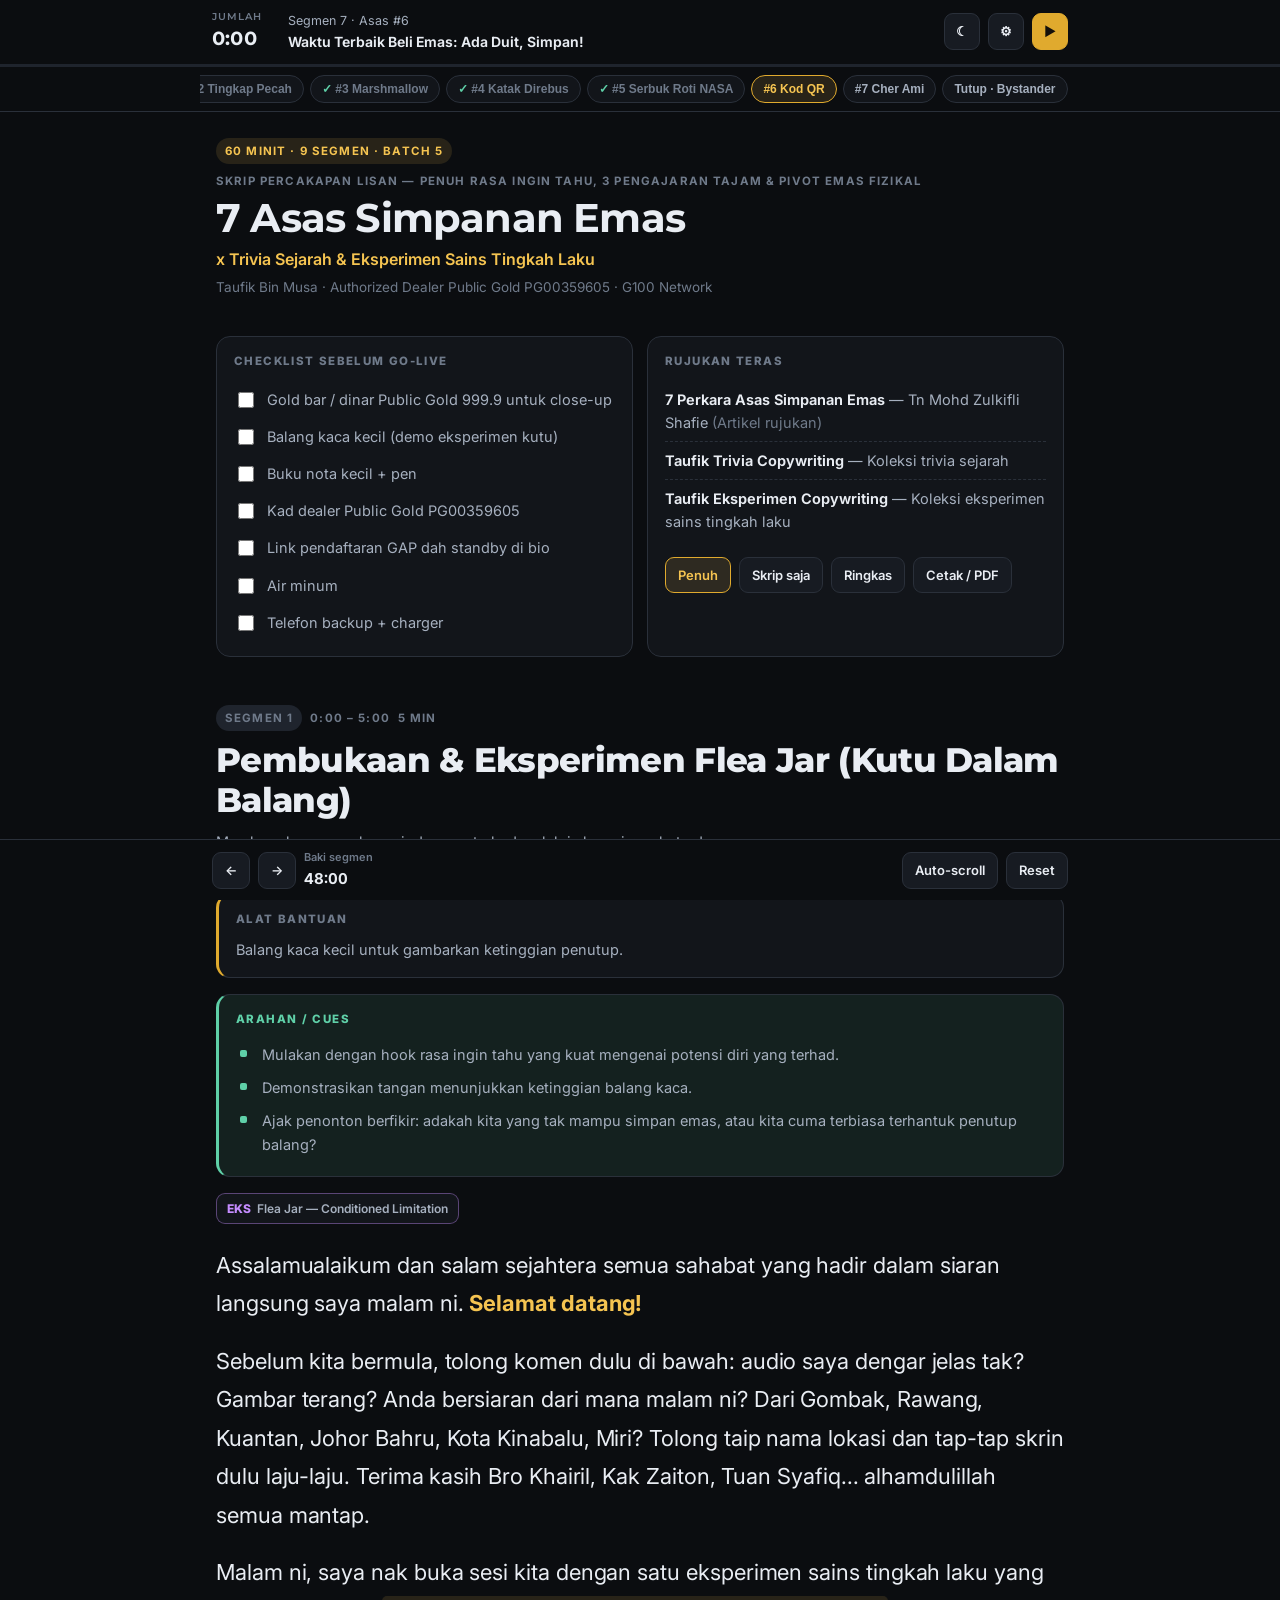
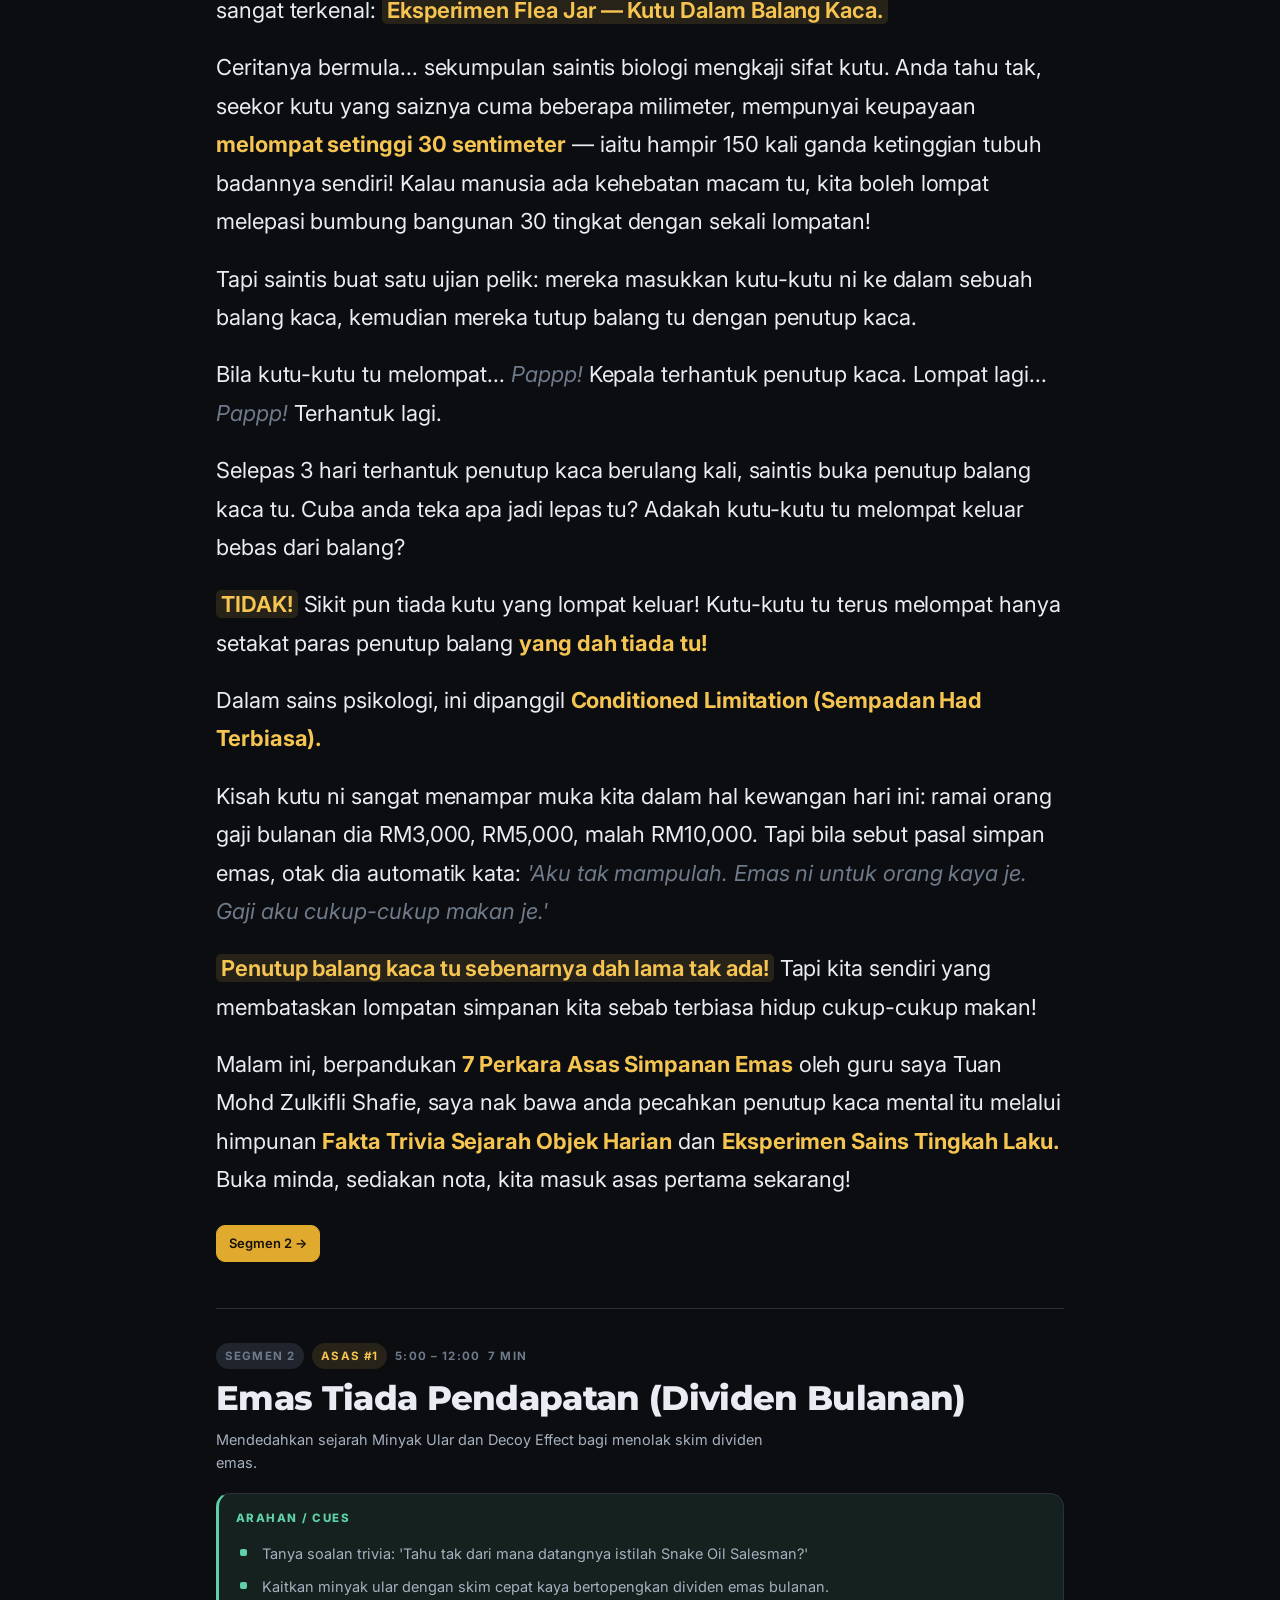
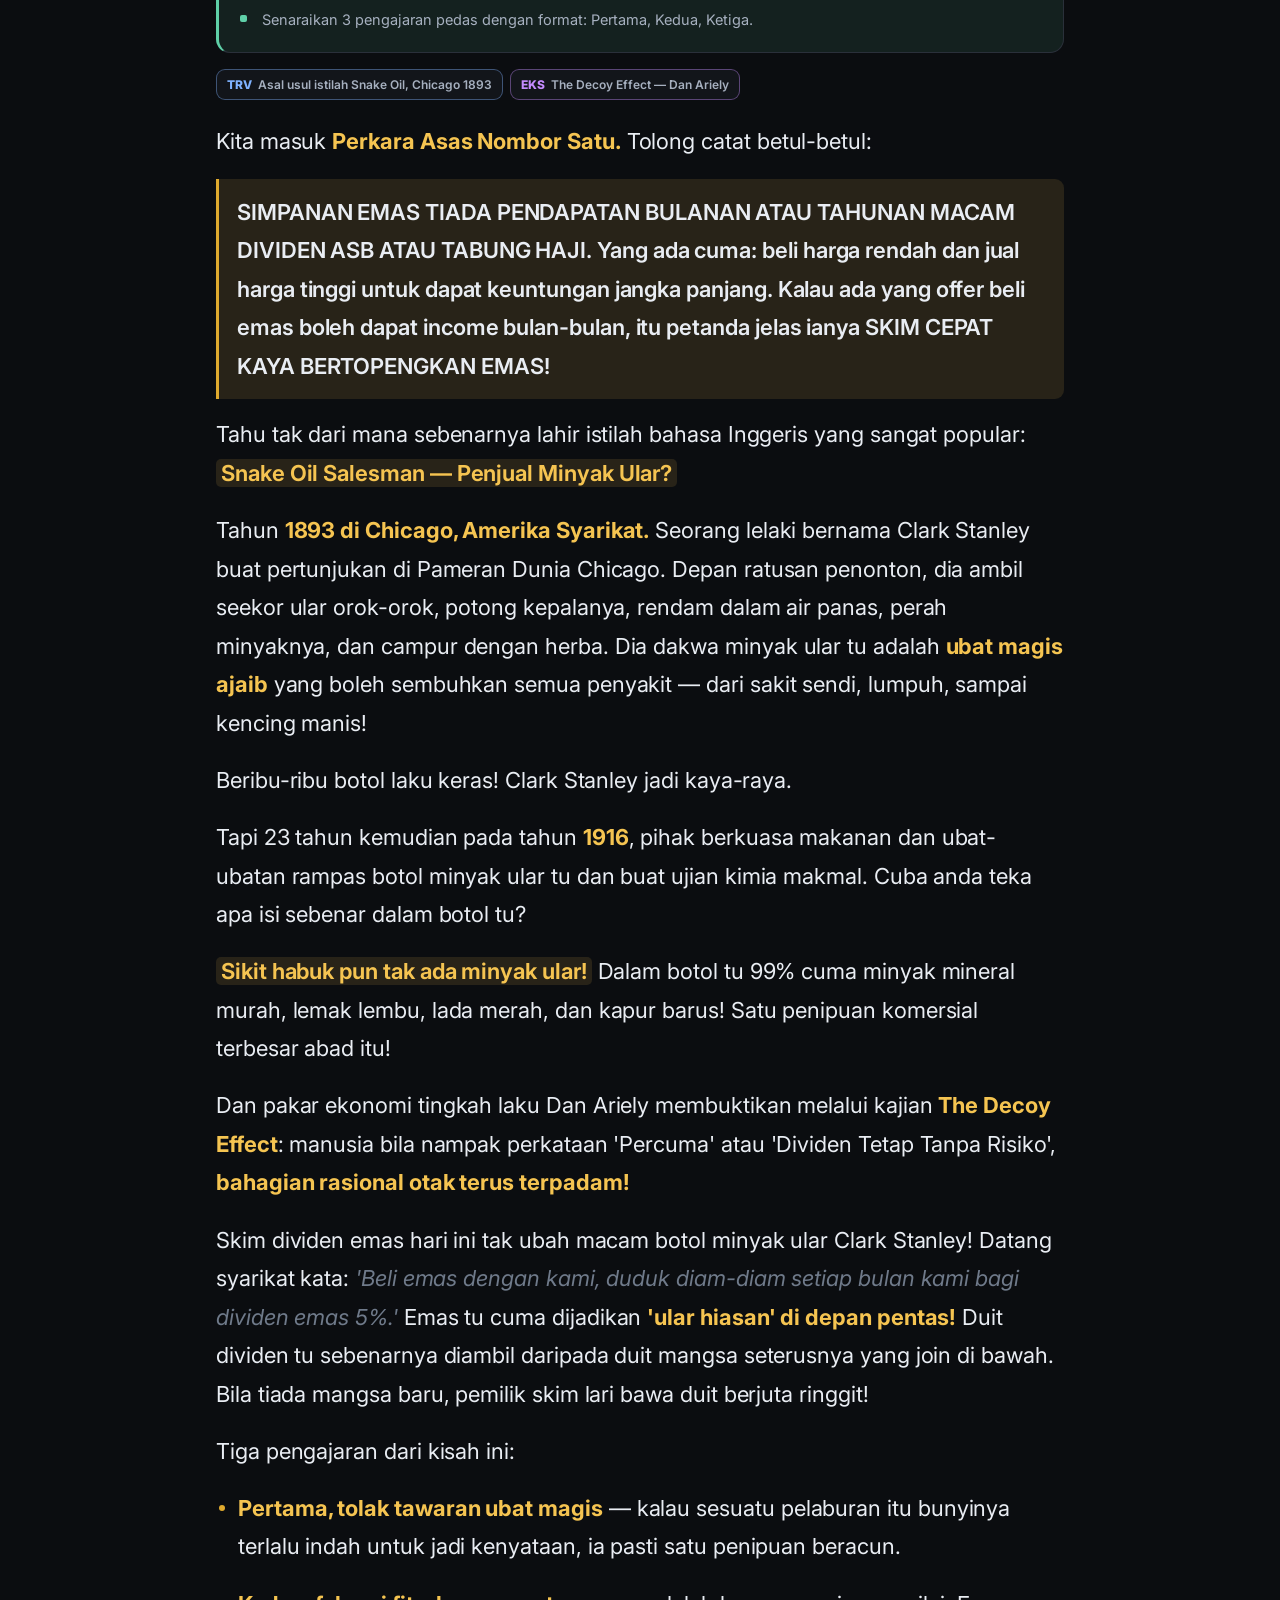
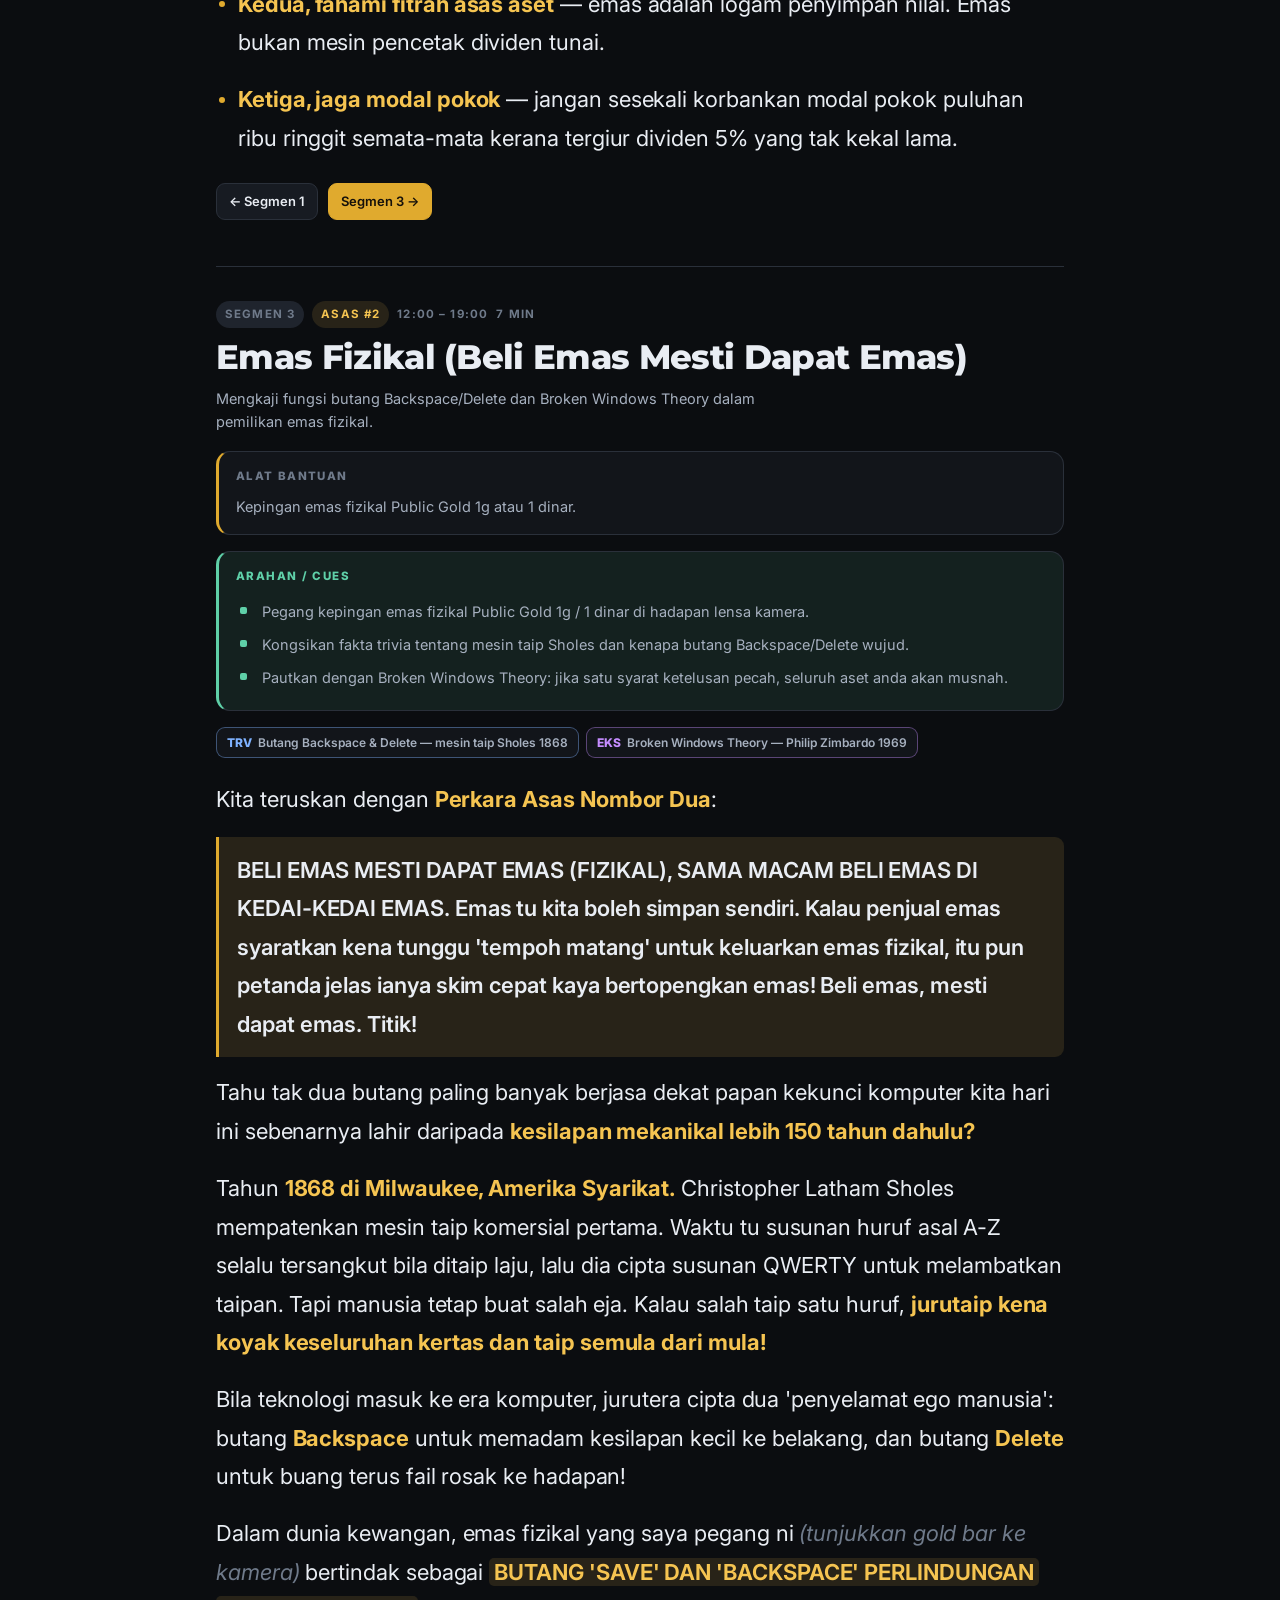
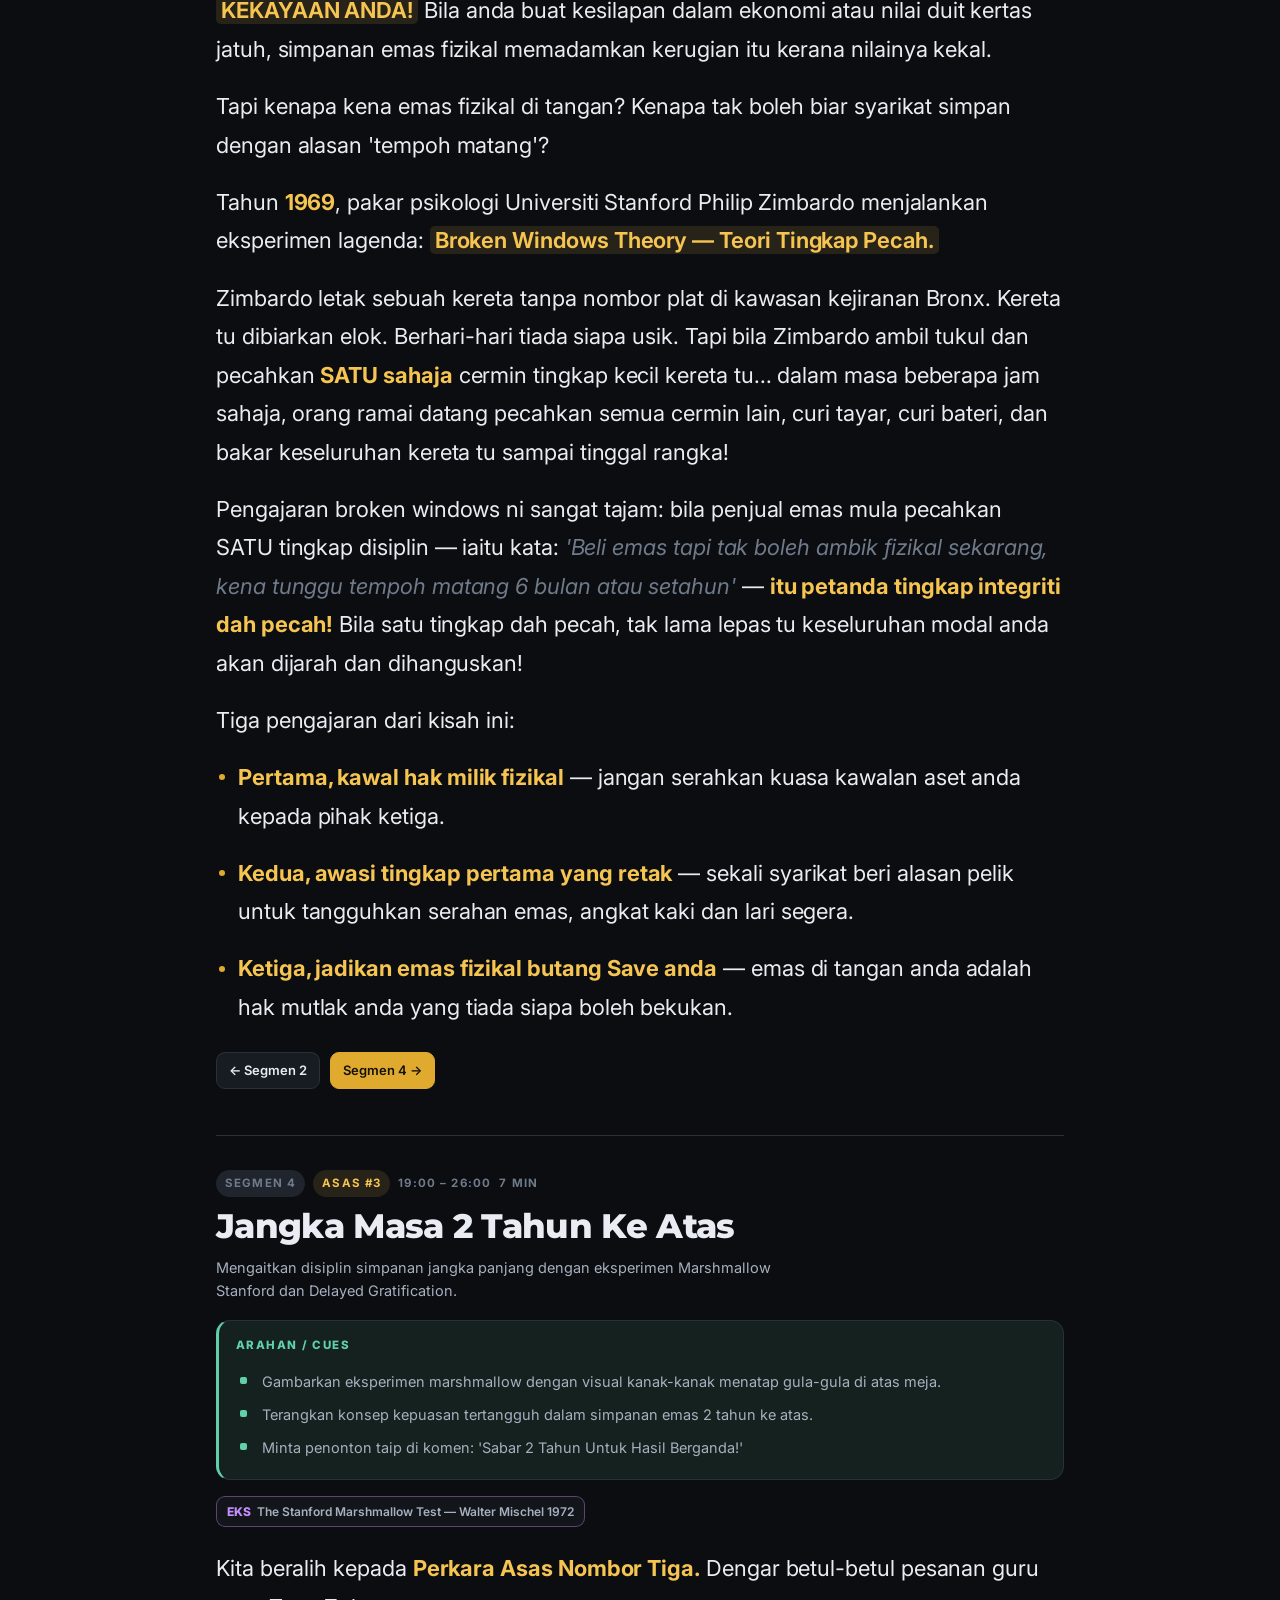
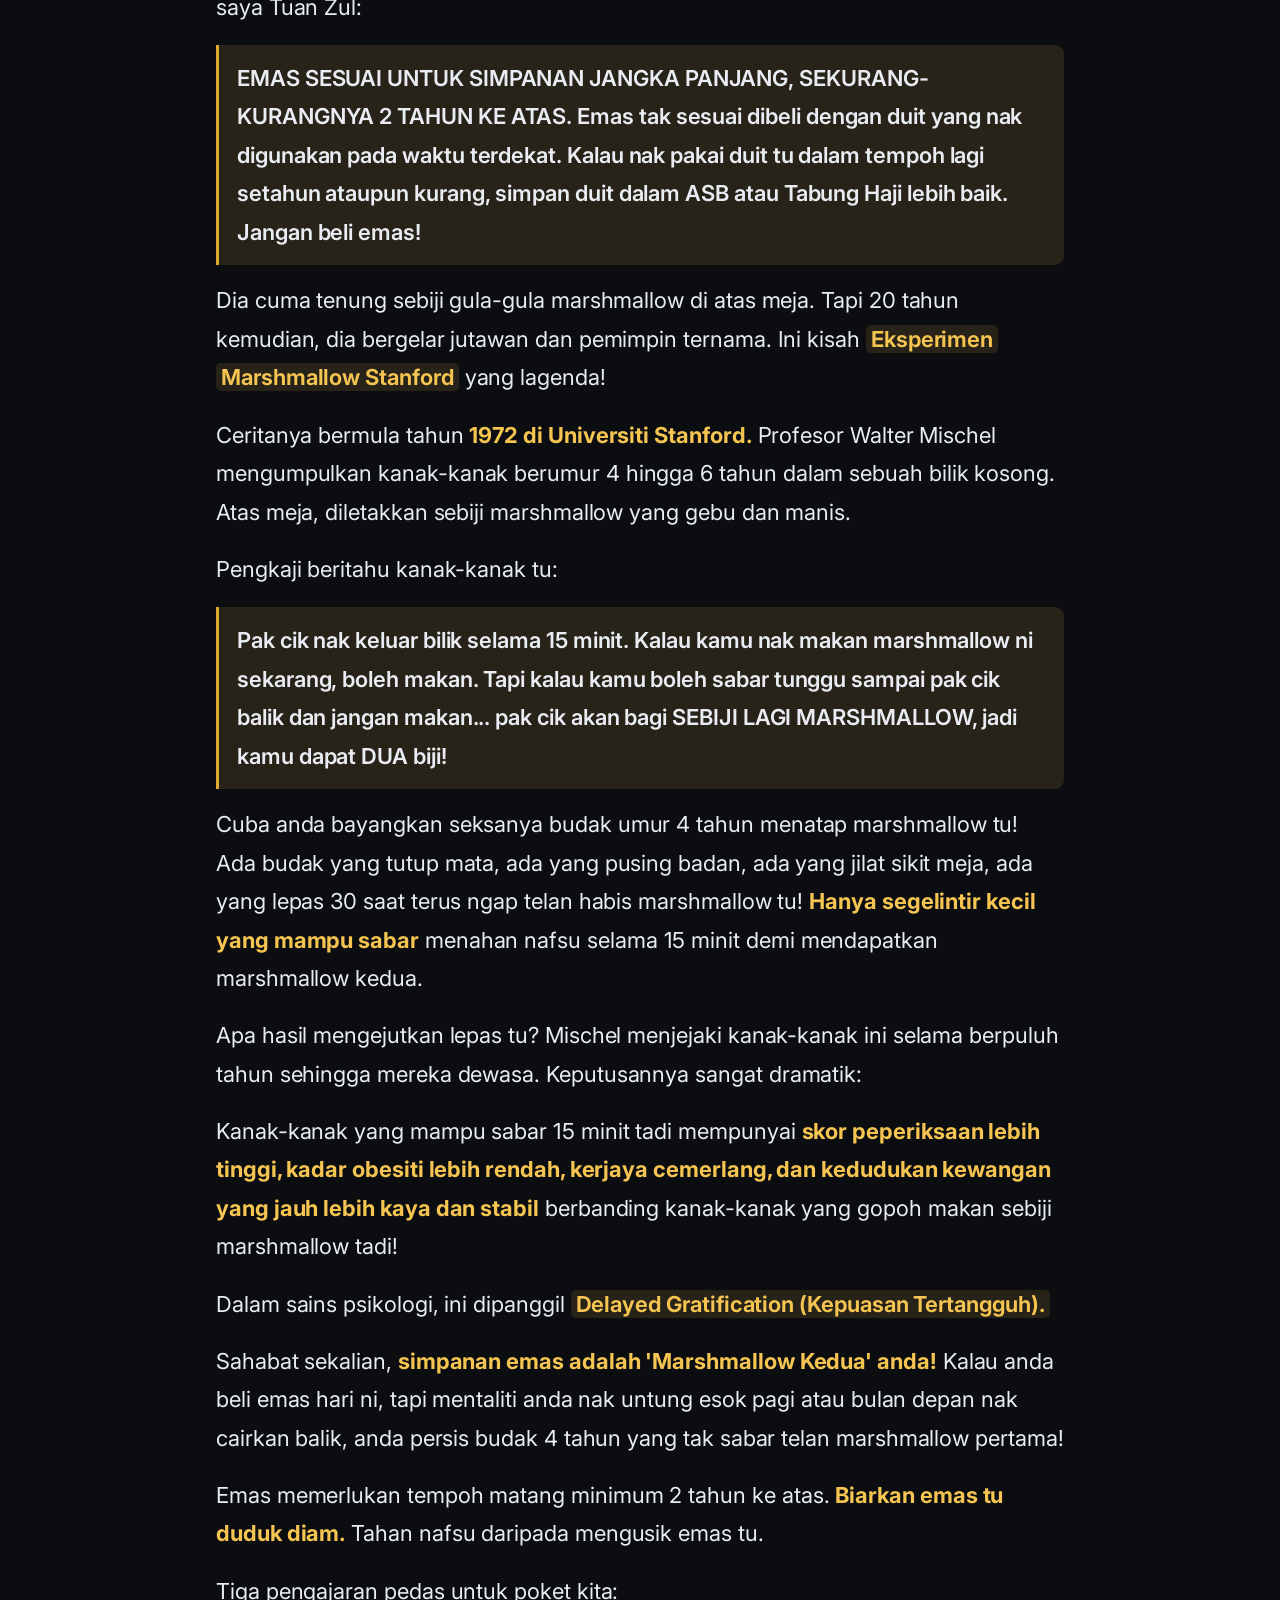
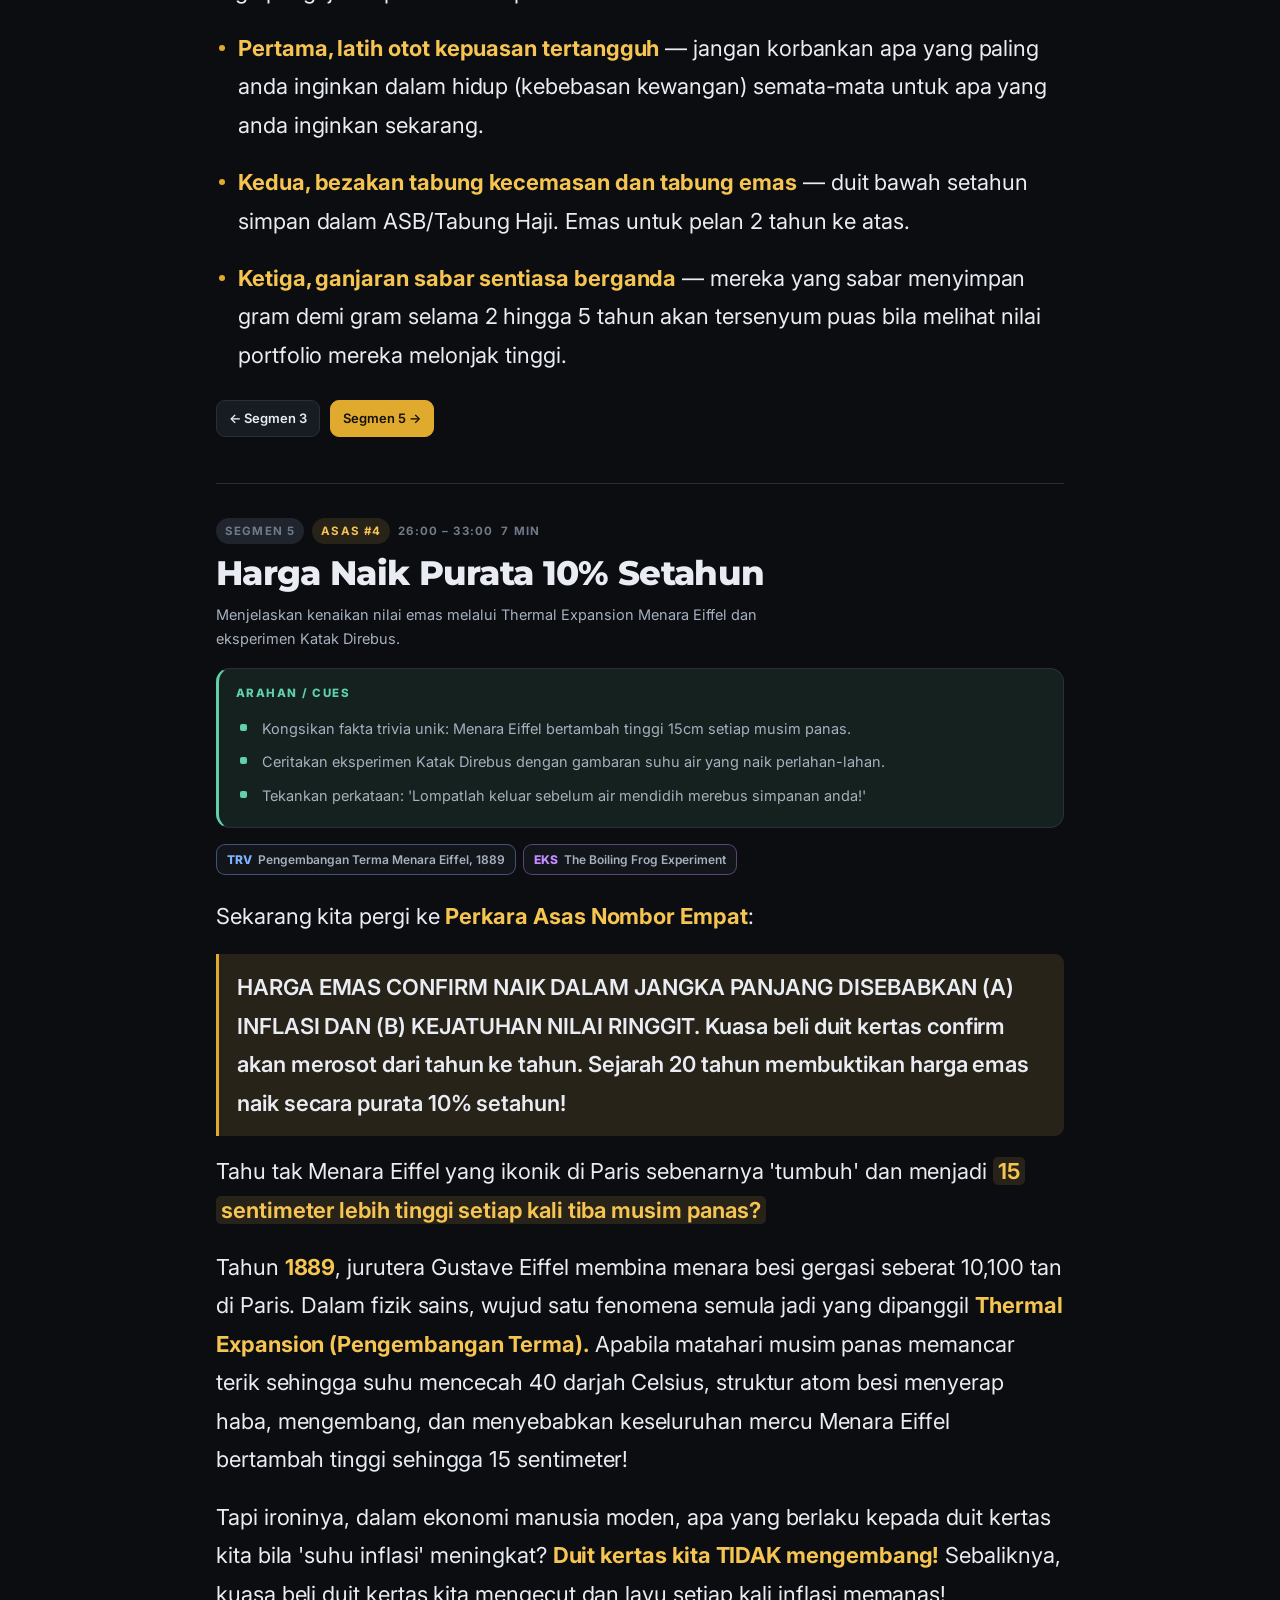
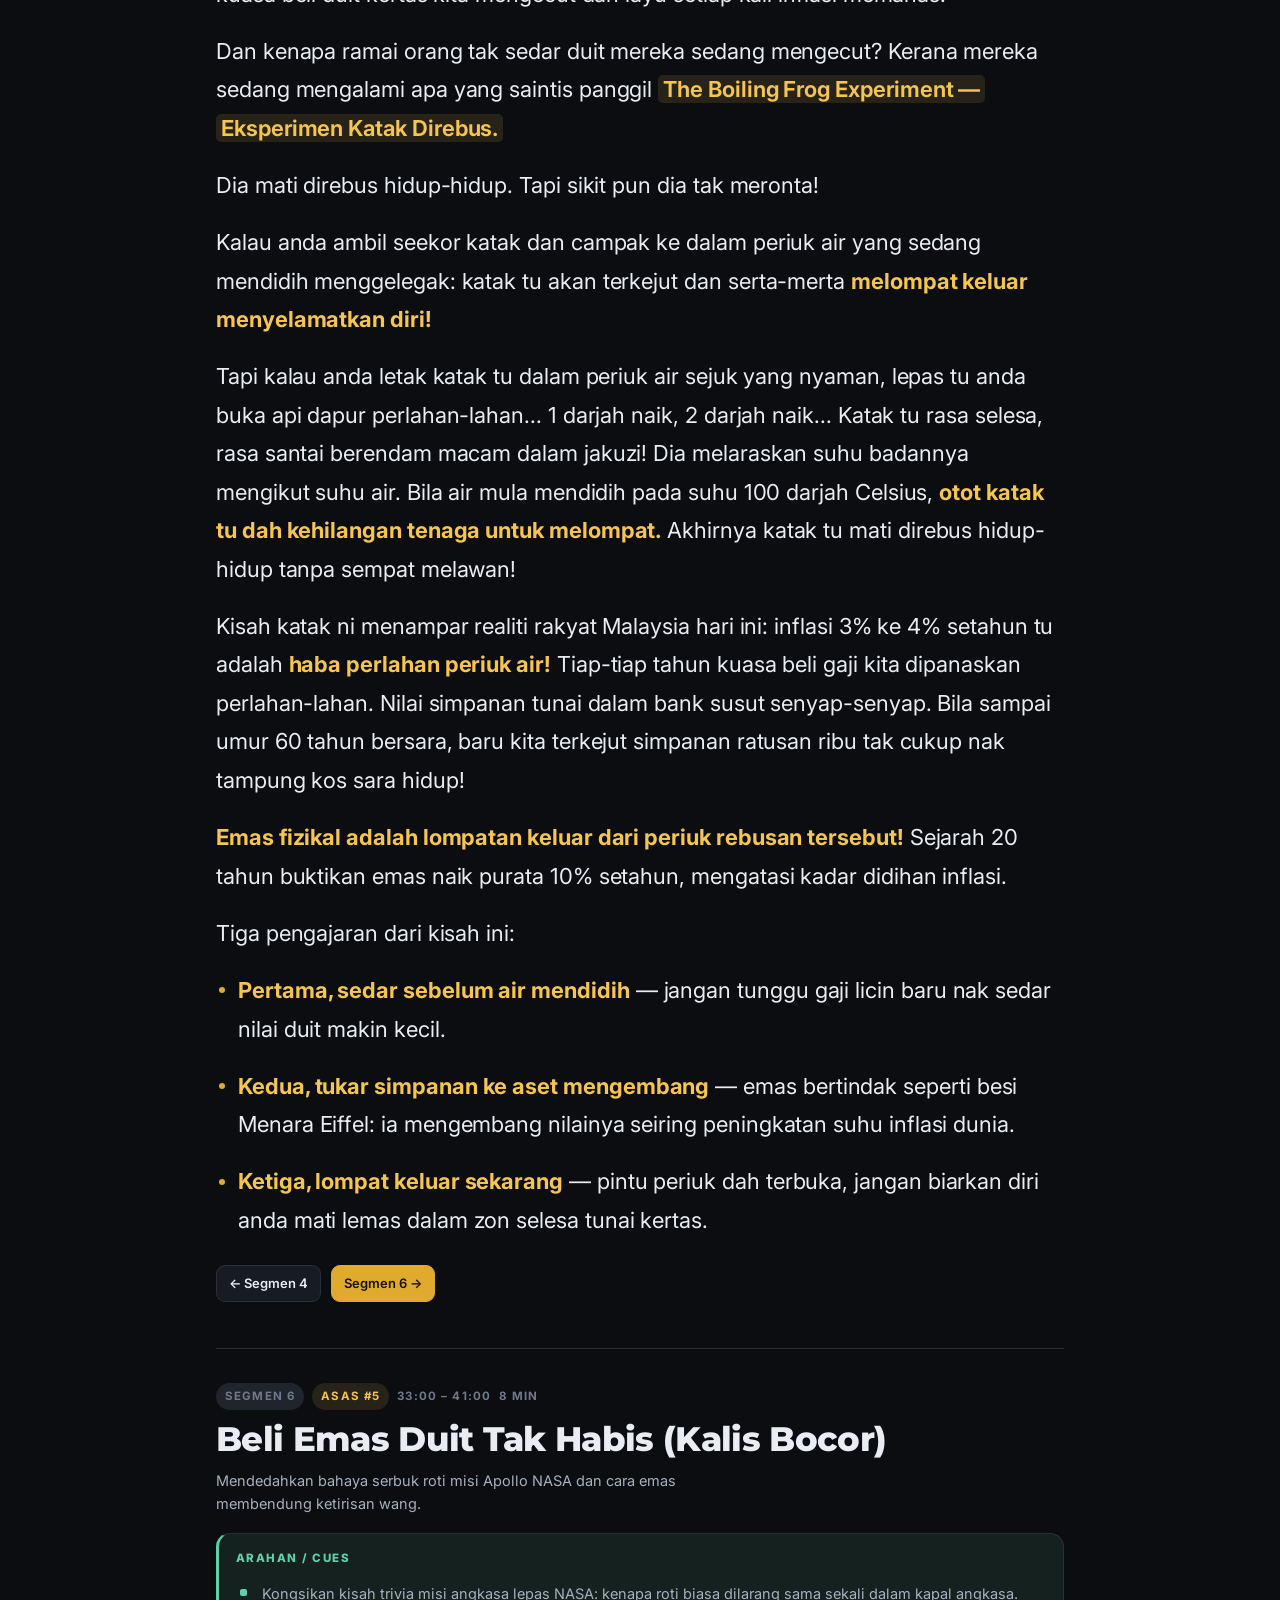
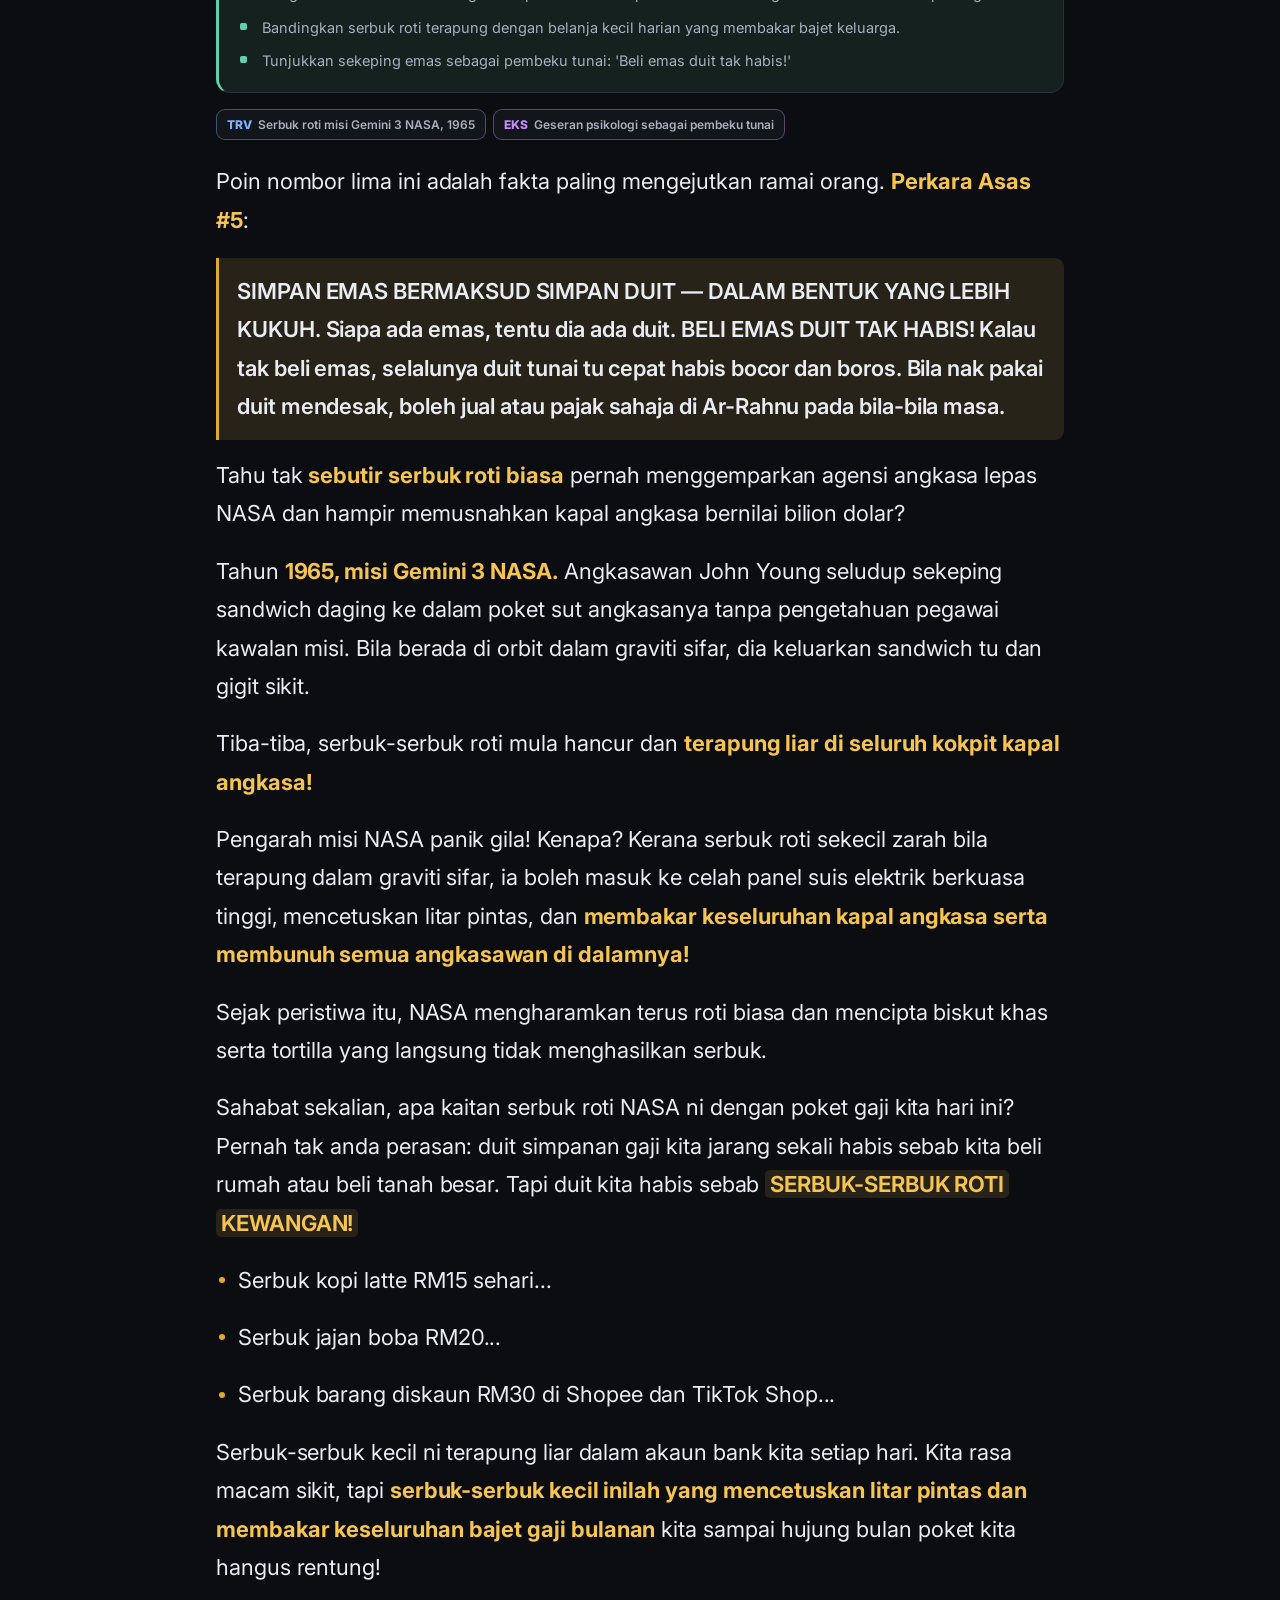
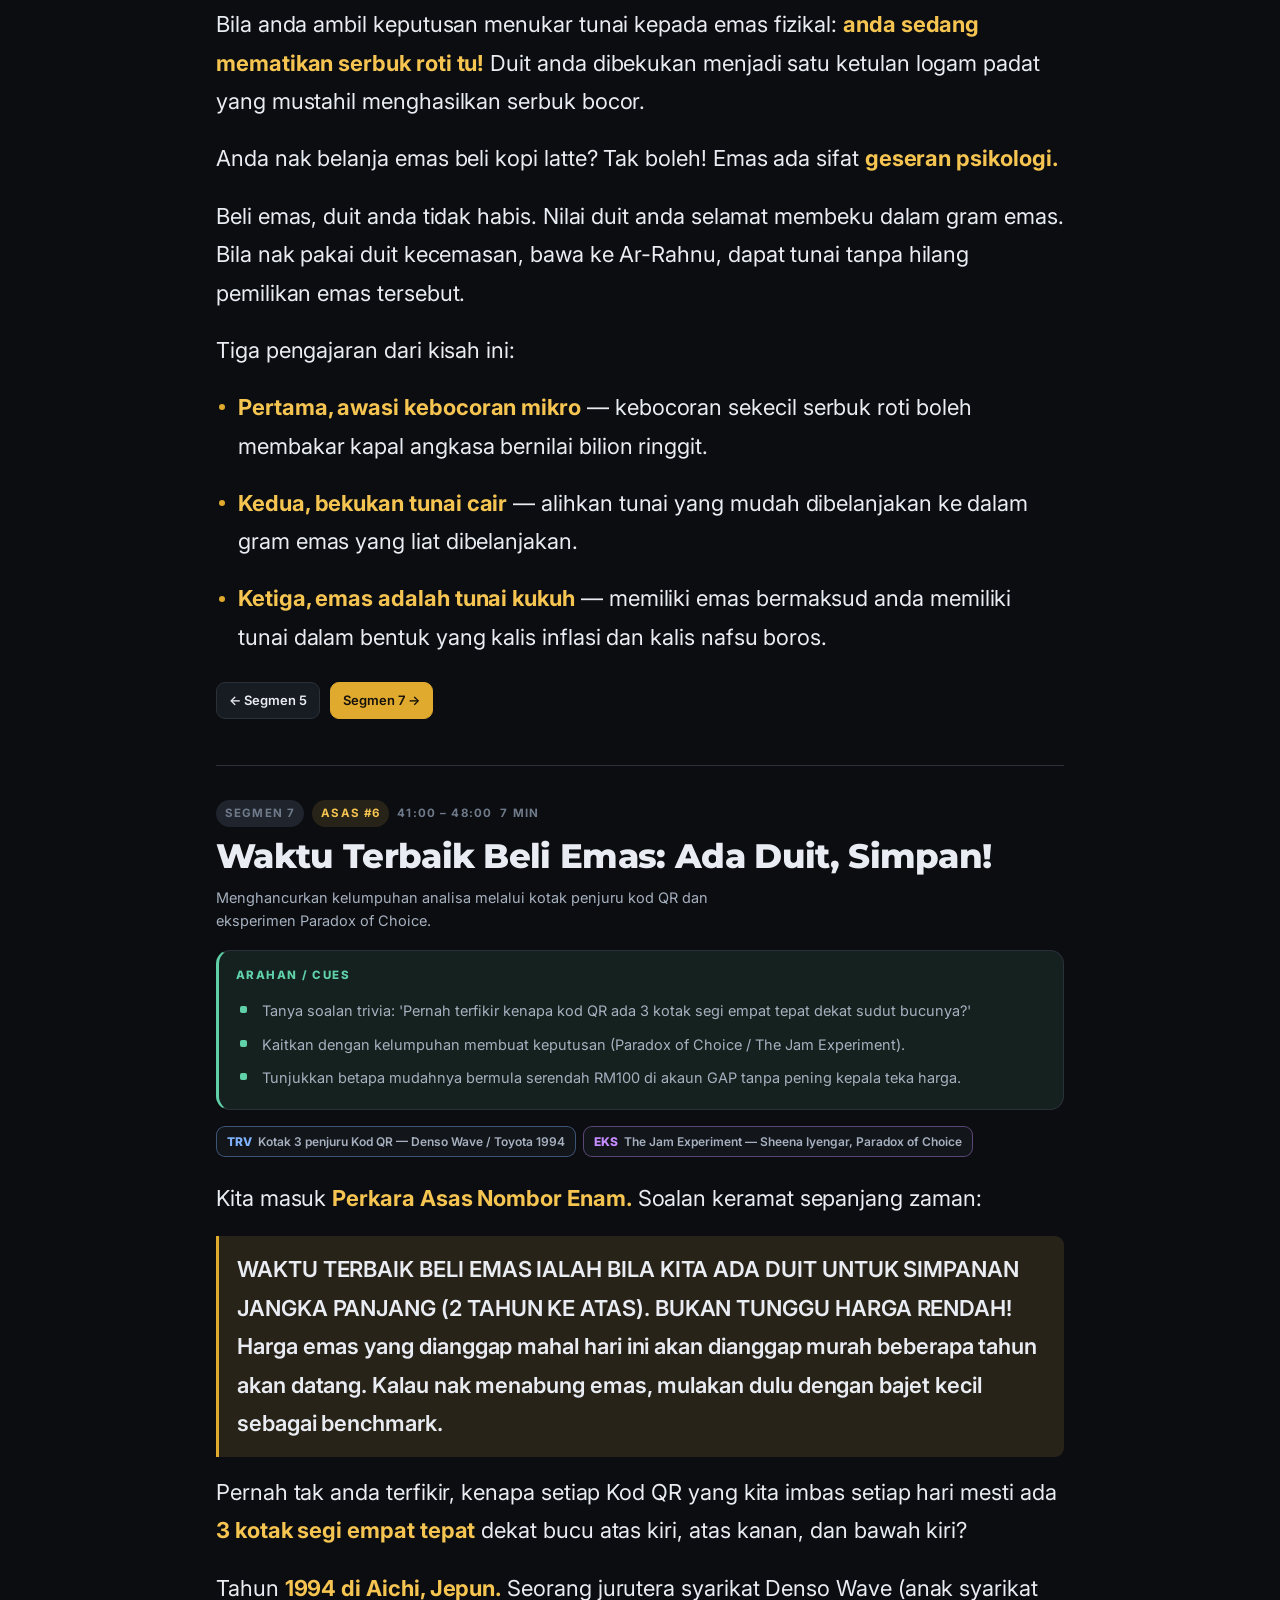
<file: live-05/index.html>
<!doctype html>
<html lang="ms" data-theme="dark" data-mode="penuh">
<head>
<meta charset="utf-8">
<meta name="viewport" content="width=device-width, initial-scale=1, viewport-fit=cover">
<title>Skrip Live — 7 Asas Simpanan Emas</title>
<meta name="description" content="Skrip lengkap live stream 1 jam: 7 Asas Simpanan Emas x Psikologi Wang &amp; Prinsip Kejayaan. Teleprompter dengan jam segmen, cue card dan mod ringkas.">
<meta name="theme-color" content="#0b0d10">
<meta name="robots" content="noindex">
<link rel="preconnect" href="https://fonts.googleapis.com">
<link rel="preconnect" href="https://fonts.gstatic.com" crossorigin>
<link href="https://fonts.googleapis.com/css2?family=Inter:wght@400;500;600;700&family=Montserrat:wght@700;800&display=swap" rel="stylesheet">
<link rel="stylesheet" href="../assets/css/style.css">
<link rel="icon" href="data:image/svg+xml,<svg xmlns='http://www.w3.org/2000/svg' viewBox='0 0 32 32'><text y='26' font-size='26'>🎙️</text></svg>">
</head>
<body>

<!-- ============ TOPBAR ============ -->
<header class="topbar no-print">
  <div class="topbar-in">
    <div class="clock" id="clock">
      <small>Jumlah</small>
      <span id="clock-val">0:00</span>
    </div>

    <div class="seg-now">
      <span id="now-label">Segmen 1</span>
      <b id="now-title">Memuatkan…</b>
    </div>

    <button class="btn icon" id="theme" title="Tukar tema" aria-label="Tukar tema">☾</button>
    <button class="btn icon" id="gear" title="Tetapan (?)" aria-label="Tetapan">⚙</button>
    <button class="btn icon primary" id="play" title="Mula / jeda (Space)" aria-label="Mula">▶</button>
  </div>
  <div class="progress" id="bar"><i></i></div>
  <div class="chips" id="chips"></div>
</header>

<!-- ============ KANDUNGAN ============ -->
<div class="wrap">

  <section class="prep no-print">
    <div class="seg-kicker" style="margin-bottom:6px">
      <span class="tag gold" id="meta-durasi">—</span>
      <span id="meta-format">—</span>
    </div>
    <h1 style="font-family:var(--font-head);font-size:clamp(26px,6.4vw,40px);line-height:1.12;margin:0 0 6px;letter-spacing:-.02em">
      <span id="judul">—</span>
    </h1>
    <p style="color:var(--gold-400);font-weight:600;margin:0 0 4px" id="subjudul">—</p>
    <p style="color:var(--text-mute);font-size:13.5px;margin:0 0 4px" id="meta-hos">—</p>

    <div class="prep-grid" style="margin-top:22px">
      <div class="box">
        <h3>Checklist sebelum go-live</h3>
        <ul class="checklist" id="props"></ul>
      </div>
      <div class="box">
        <h3>Rujukan teras</h3>
        <ul class="rujukan-list" id="rujukan-teras"></ul>
        <div style="margin-top:16px;display:flex;gap:8px;flex-wrap:wrap">
          <button class="btn" data-mode-btn="penuh">Penuh</button>
          <button class="btn" data-mode-btn="skrip">Skrip saja</button>
          <button class="btn" data-mode-btn="ringkas">Ringkas</button>
          <button class="btn" onclick="window.print()">Cetak / PDF</button>
        </div>
      </div>
    </div>
  </section>

  <main>
    <div id="loading" style="padding:40px 0;color:var(--text-mute)">Memuatkan skrip…</div>
    <div id="segmen"></div>
  </main>

  <footer class="foot no-print">
    <p style="margin:0 0 6px"><a href="../">← Semua skrip live</a></p>
    <p style="margin:0">Taufik Musa · Authorized Dealer Public Gold PG00359605 · <code>live.taufik.fyi</code></p>
  </footer>
</div>

<!-- ============ BAR BAWAH ============ -->
<div class="bottombar no-print">
 <div class="bottombar-in">
  <button class="btn" id="prev" title="Segmen sebelum (←)">←</button>
  <button class="btn" id="next" title="Segmen seterusnya (→)">→</button>
  <div class="segtime" id="segtime">
    <small>Baki segmen</small>
    <span id="segtime-val">0:00</span>
  </div>
  <div class="spacer"></div>
  <button class="btn" id="scroll" title="Auto-scroll (S)">Auto-scroll</button>
  <button class="btn" id="reset" title="Reset jam (R)">Reset</button>
 </div>
</div>

<!-- ============ TETAPAN ============ -->
<div class="sheet" id="sheet" role="dialog" aria-label="Tetapan">
  <div class="sheet-in">
    <h3>Tetapan</h3>

    <div class="row">
      <span class="lbl">Saiz teks skrip</span>
      <input type="range" id="rng-size" min="15" max="46" step="1">
      <span id="val-size" style="font-size:13px;color:var(--text-mute);min-width:52px;text-align:right">22px</span>
    </div>

    <div class="row">
      <span class="lbl">Laju auto-scroll</span>
      <input type="range" id="rng-speed" min="4" max="120" step="2">
      <span id="val-speed" style="font-size:13px;color:var(--text-mute);min-width:62px;text-align:right">28 px/s</span>
    </div>

    <div class="row">
      <span class="lbl">Paparan</span>
      <div class="seg-btns">
        <button class="btn" data-mode-btn="penuh">Penuh</button>
        <button class="btn" data-mode-btn="skrip">Skrip</button>
        <button class="btn" data-mode-btn="ringkas">Ringkas</button>
      </div>
    </div>

    <div class="kbd-help">
      <kbd>Space</kbd> mula/jeda &nbsp; <kbd>←</kbd><kbd>→</kbd> segmen &nbsp; <kbd>1</kbd>–<kbd>9</kbd> lompat<br>
      <kbd>+</kbd><kbd>−</kbd> saiz teks &nbsp; <kbd>S</kbd> auto-scroll &nbsp; <kbd>F</kbd> skrin penuh &nbsp; <kbd>R</kbd> reset
    </div>

    <div style="margin-top:18px;text-align:right">
      <button class="btn primary" data-close>Tutup</button>
    </div>
  </div>
</div>

<script>window.LIVE_ID = 'live-05';</script>
<script src="../assets/js/app.js"></script>
</body>
</html>
</file>
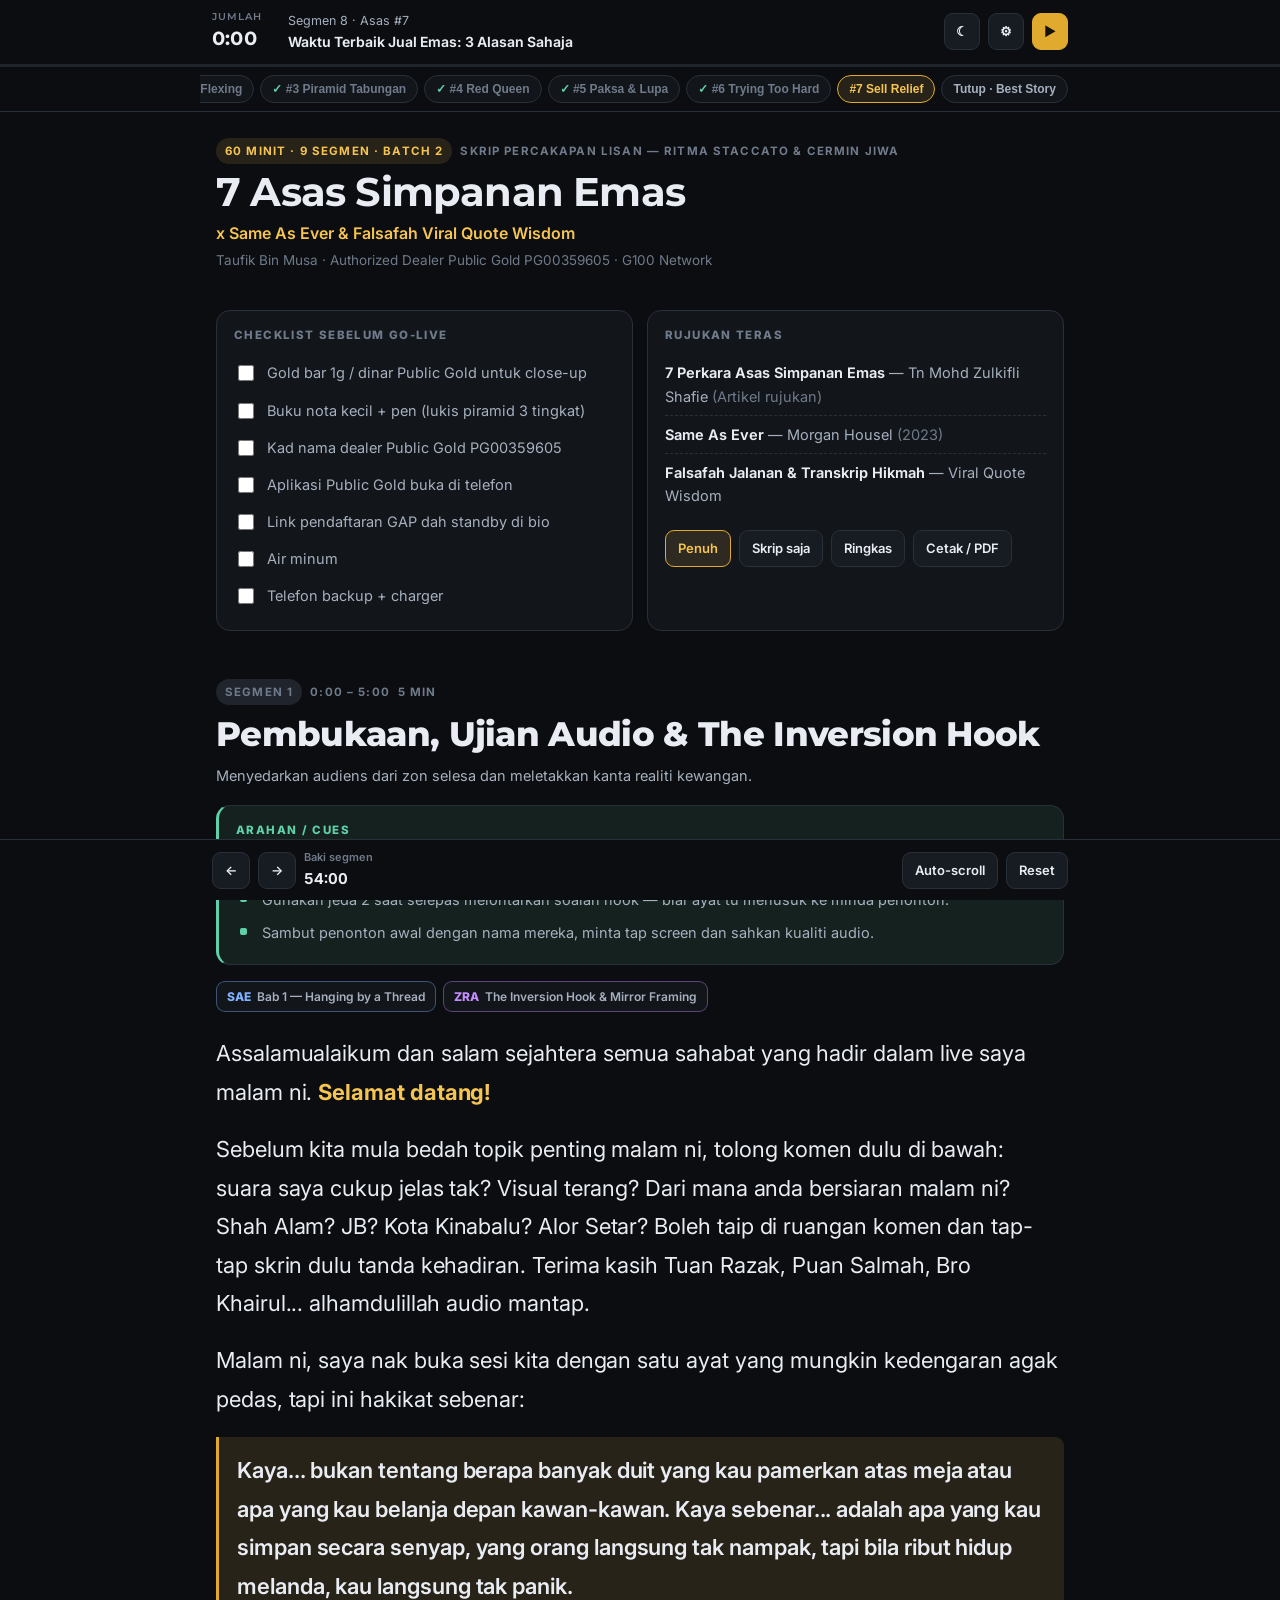
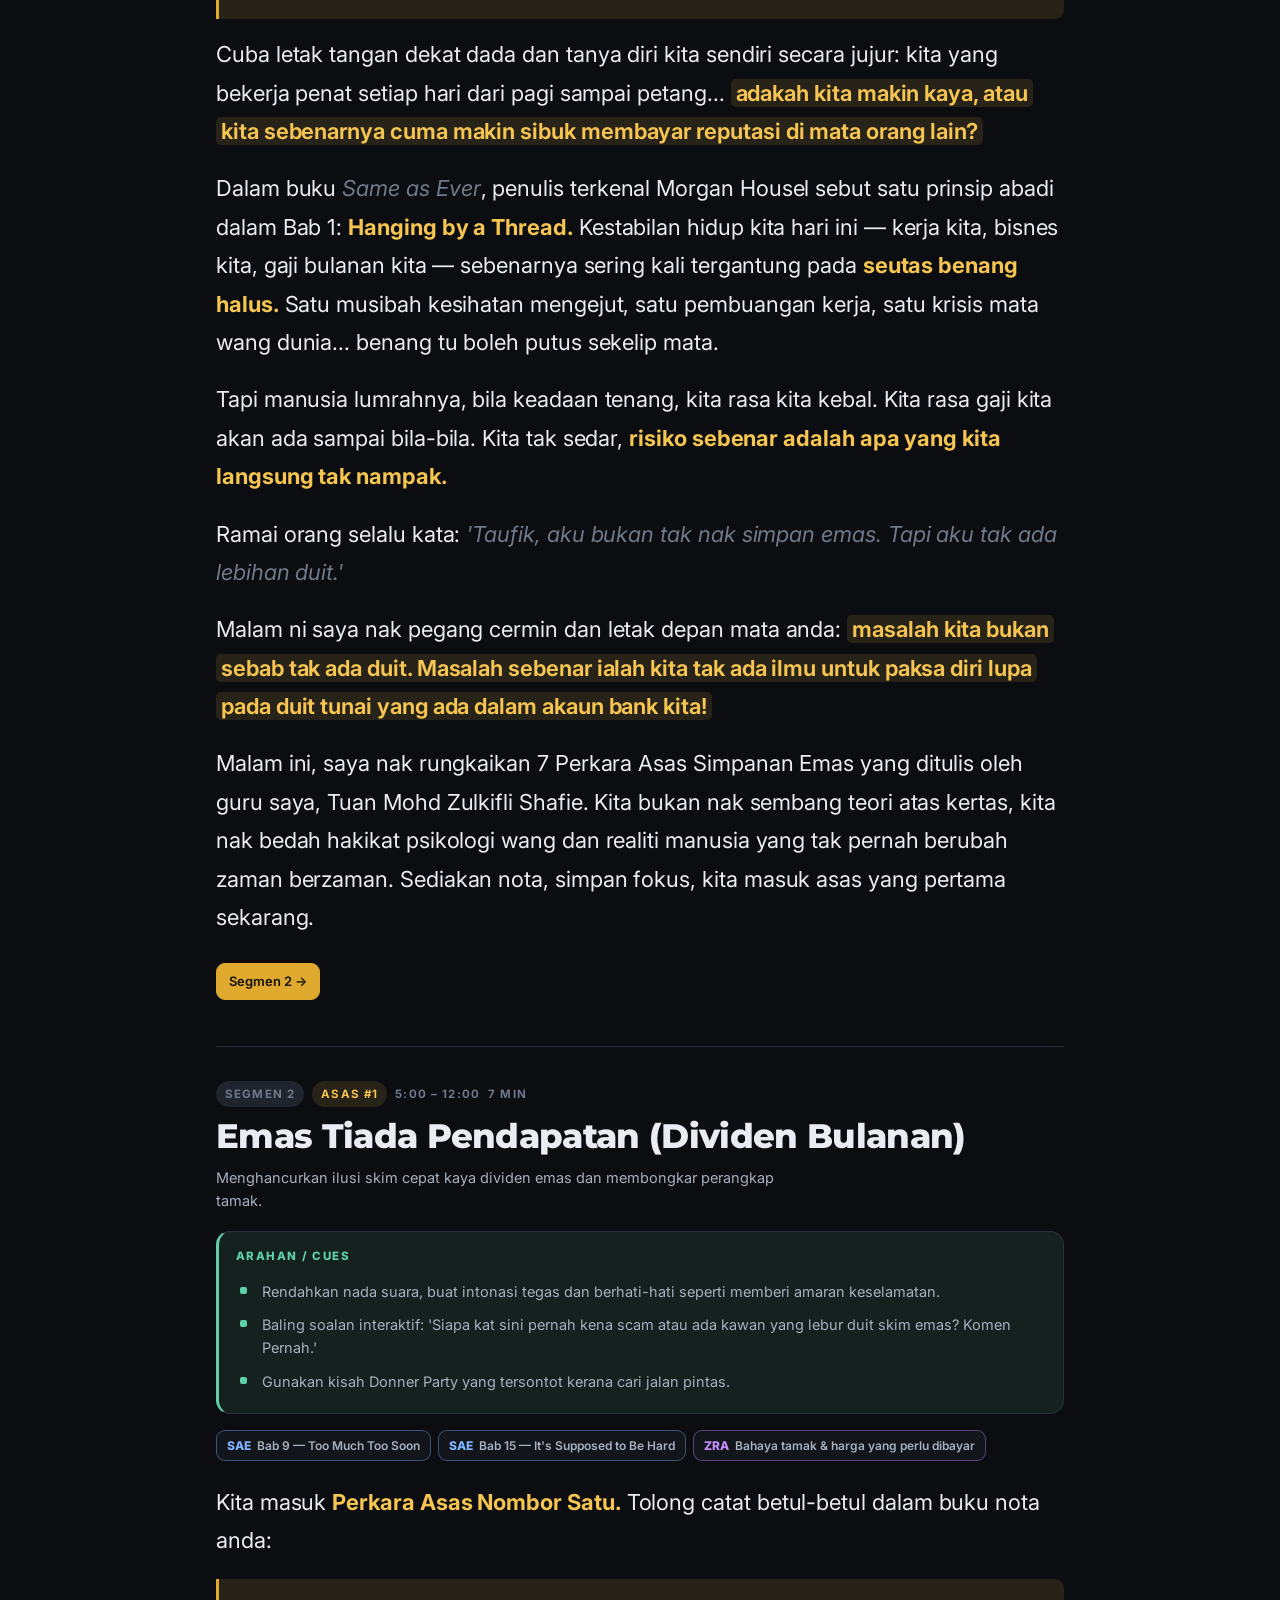
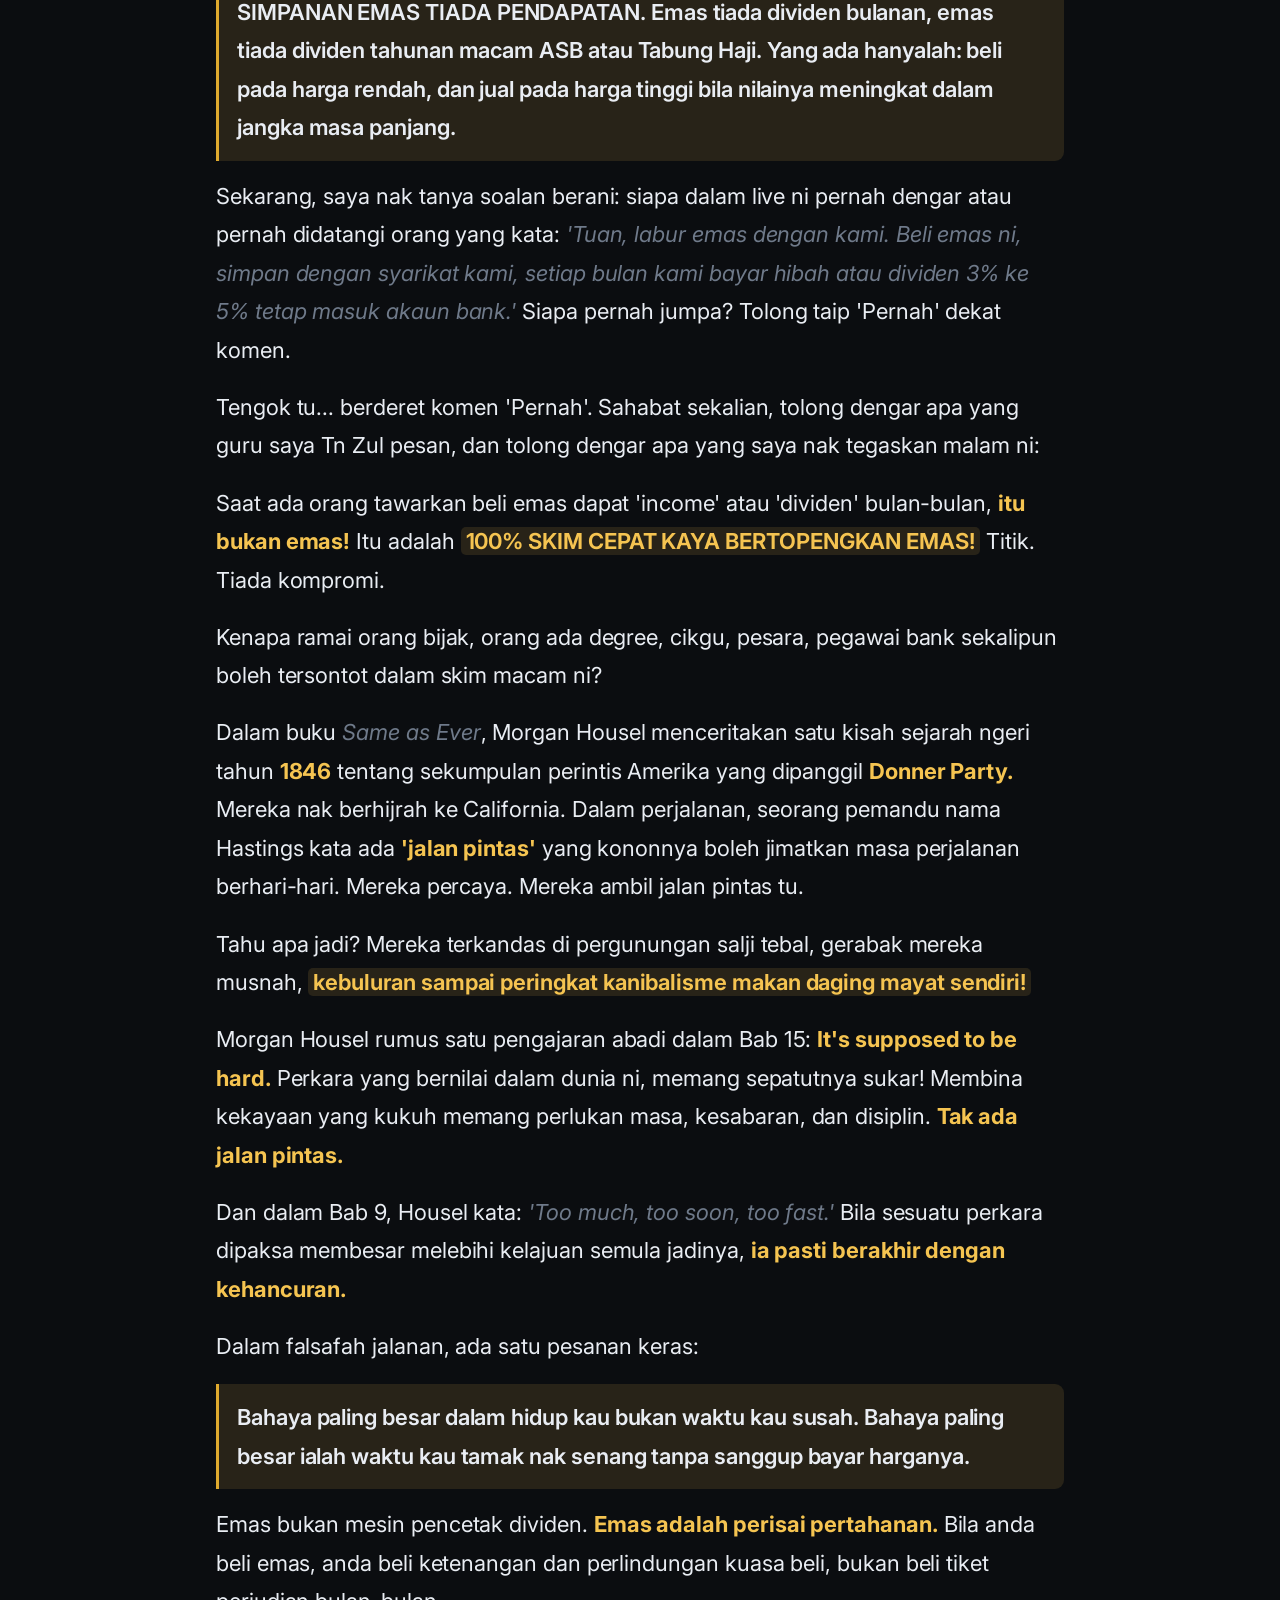
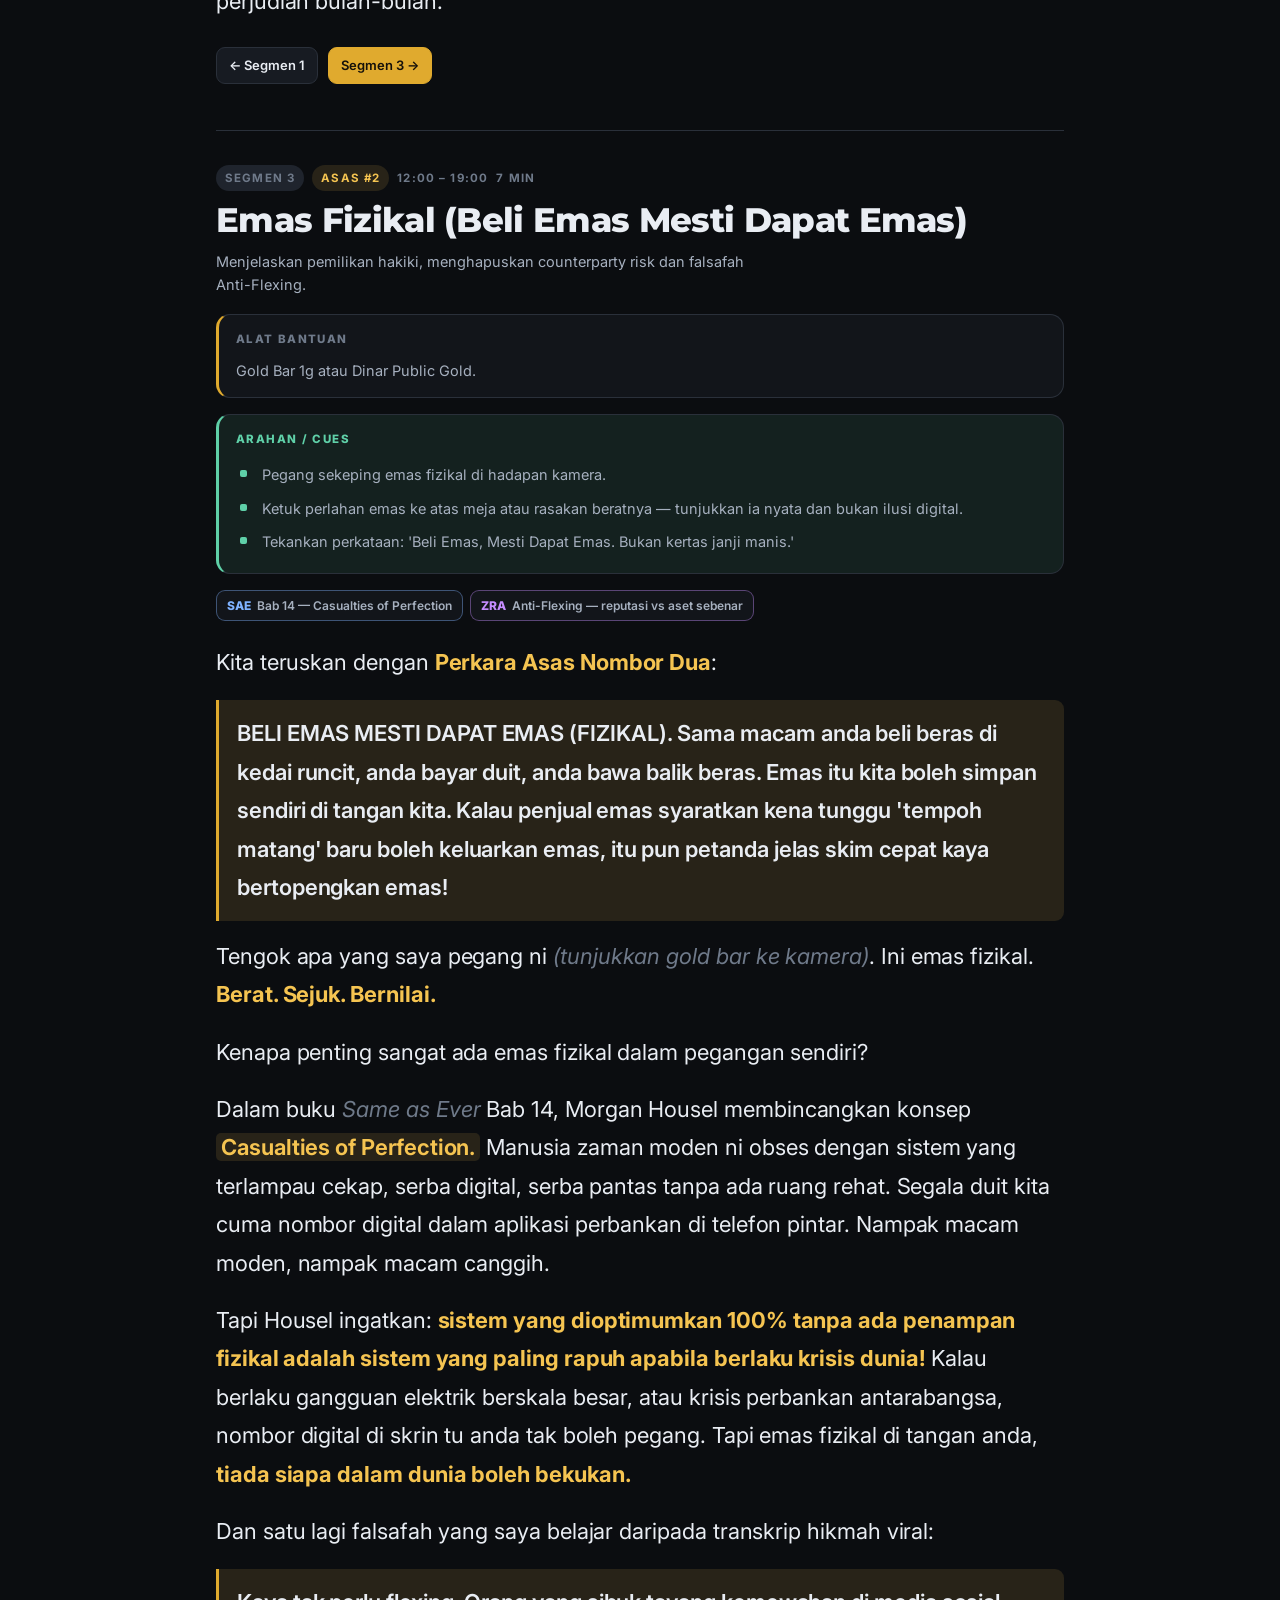
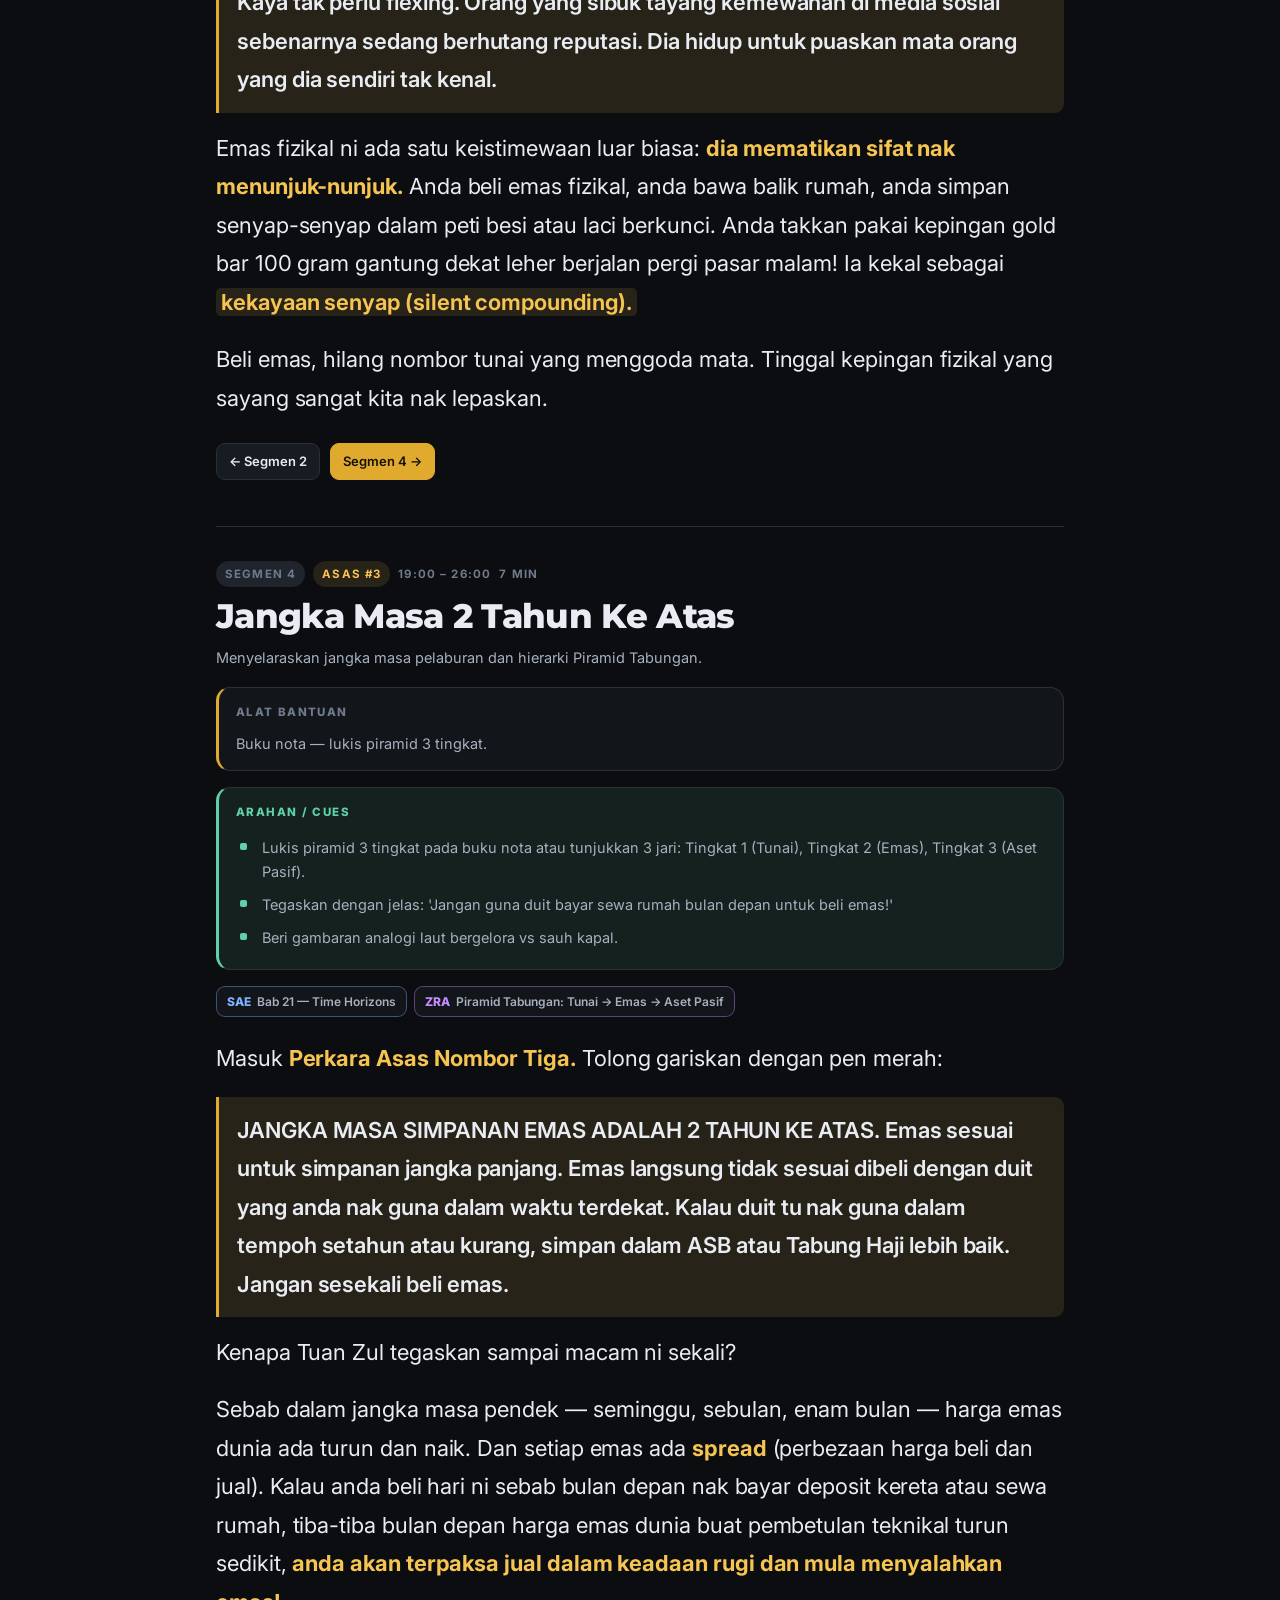
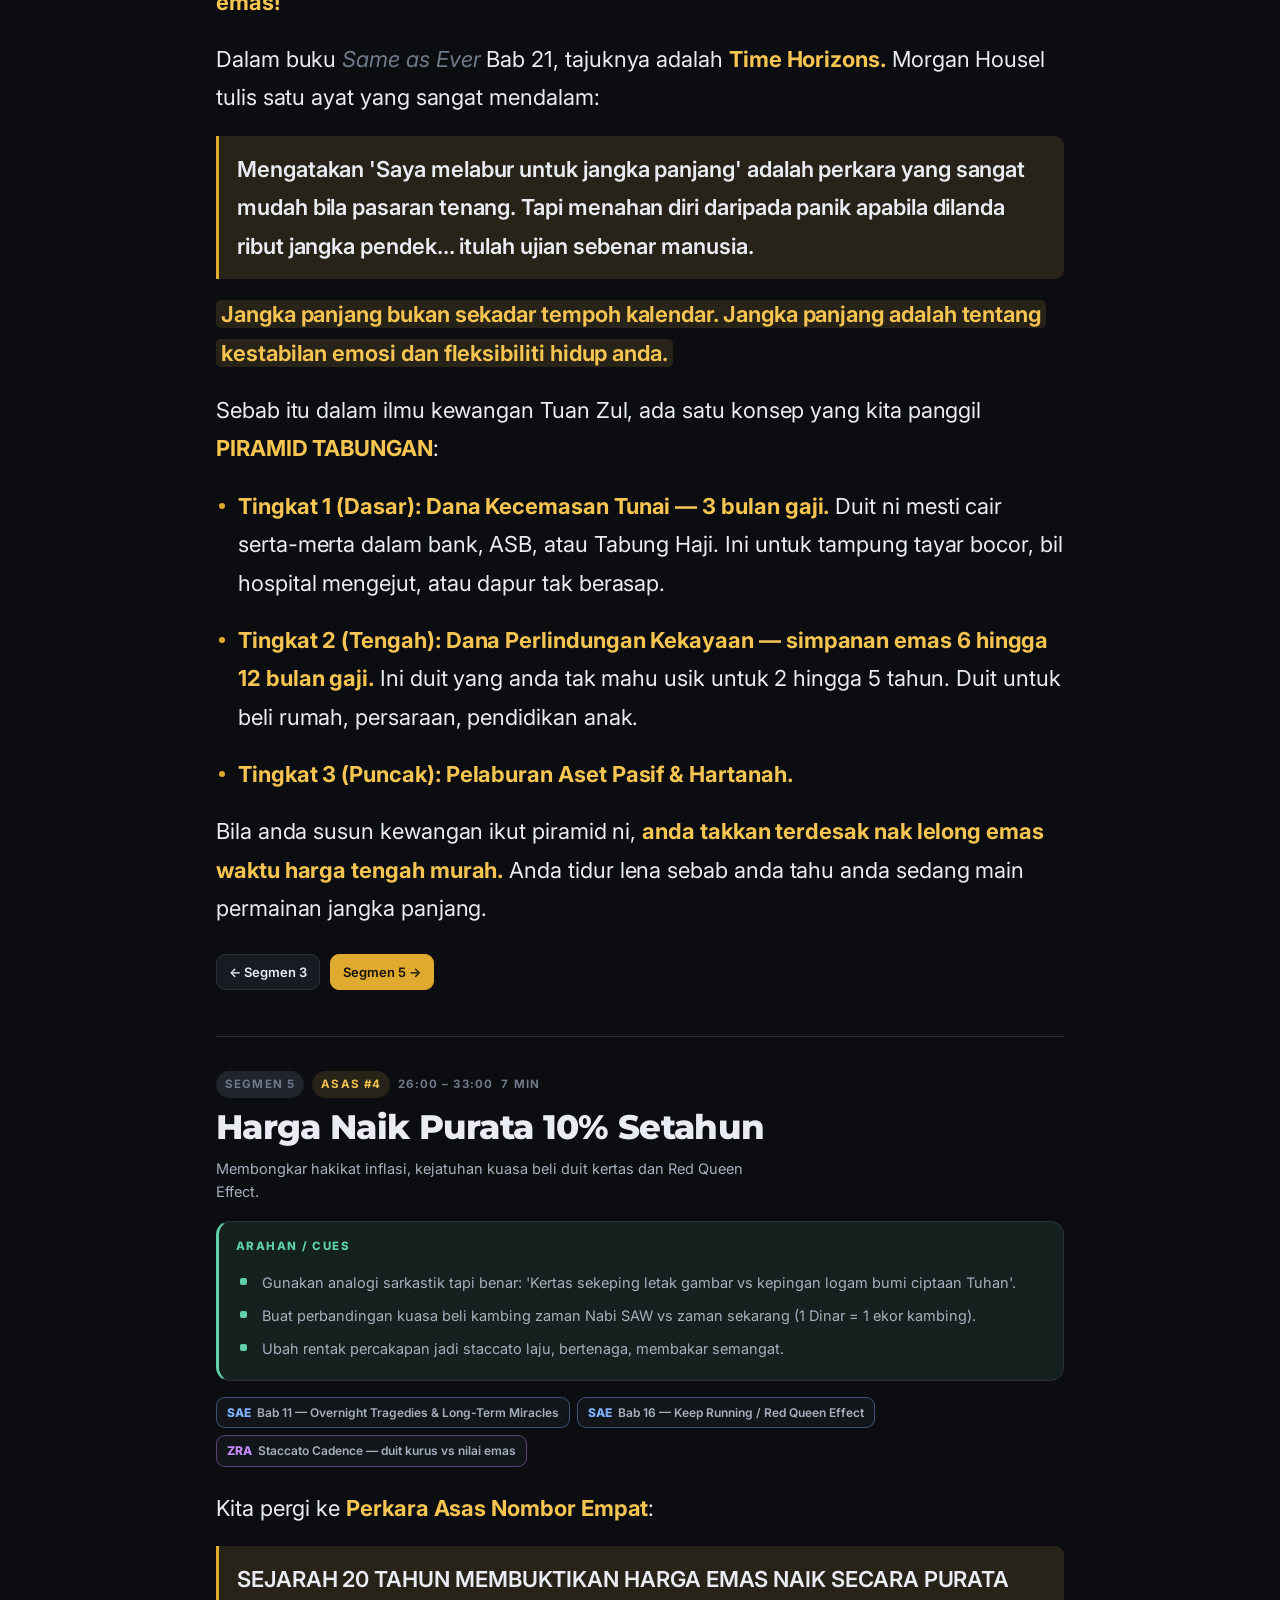
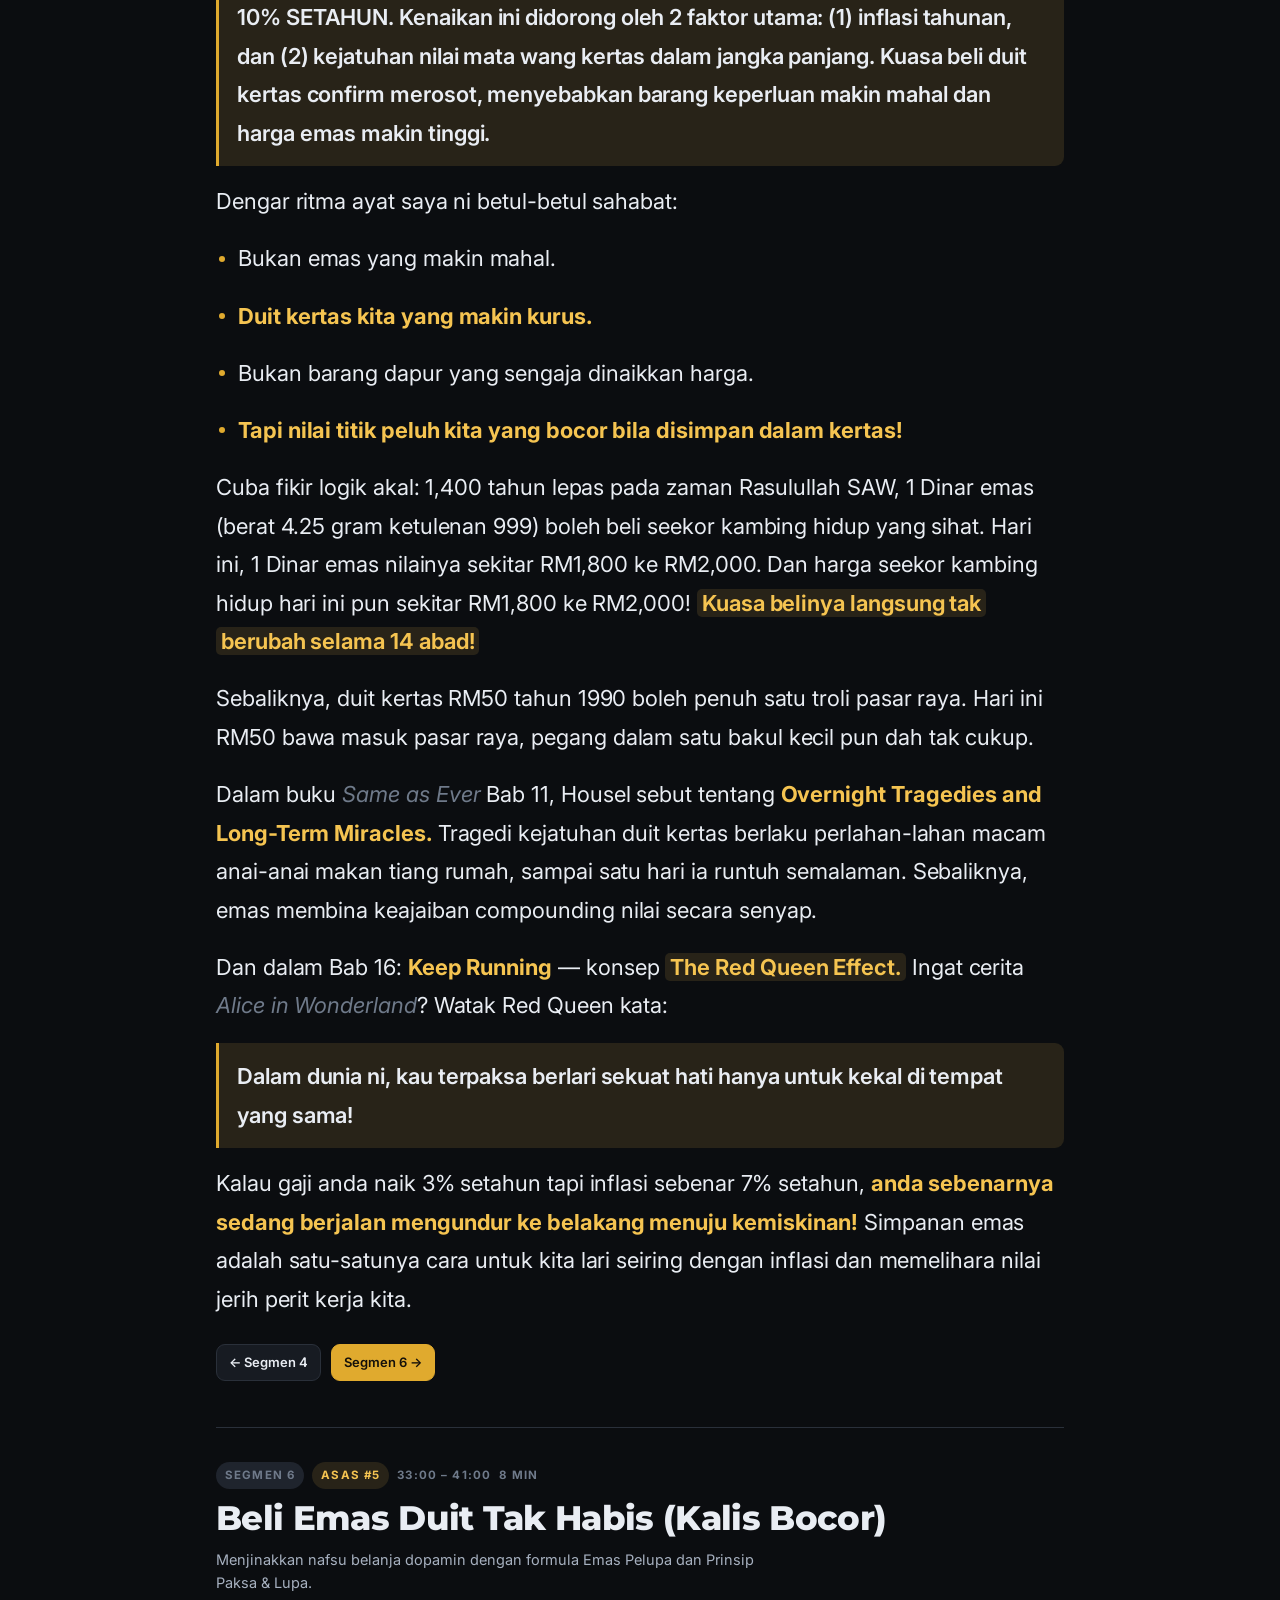
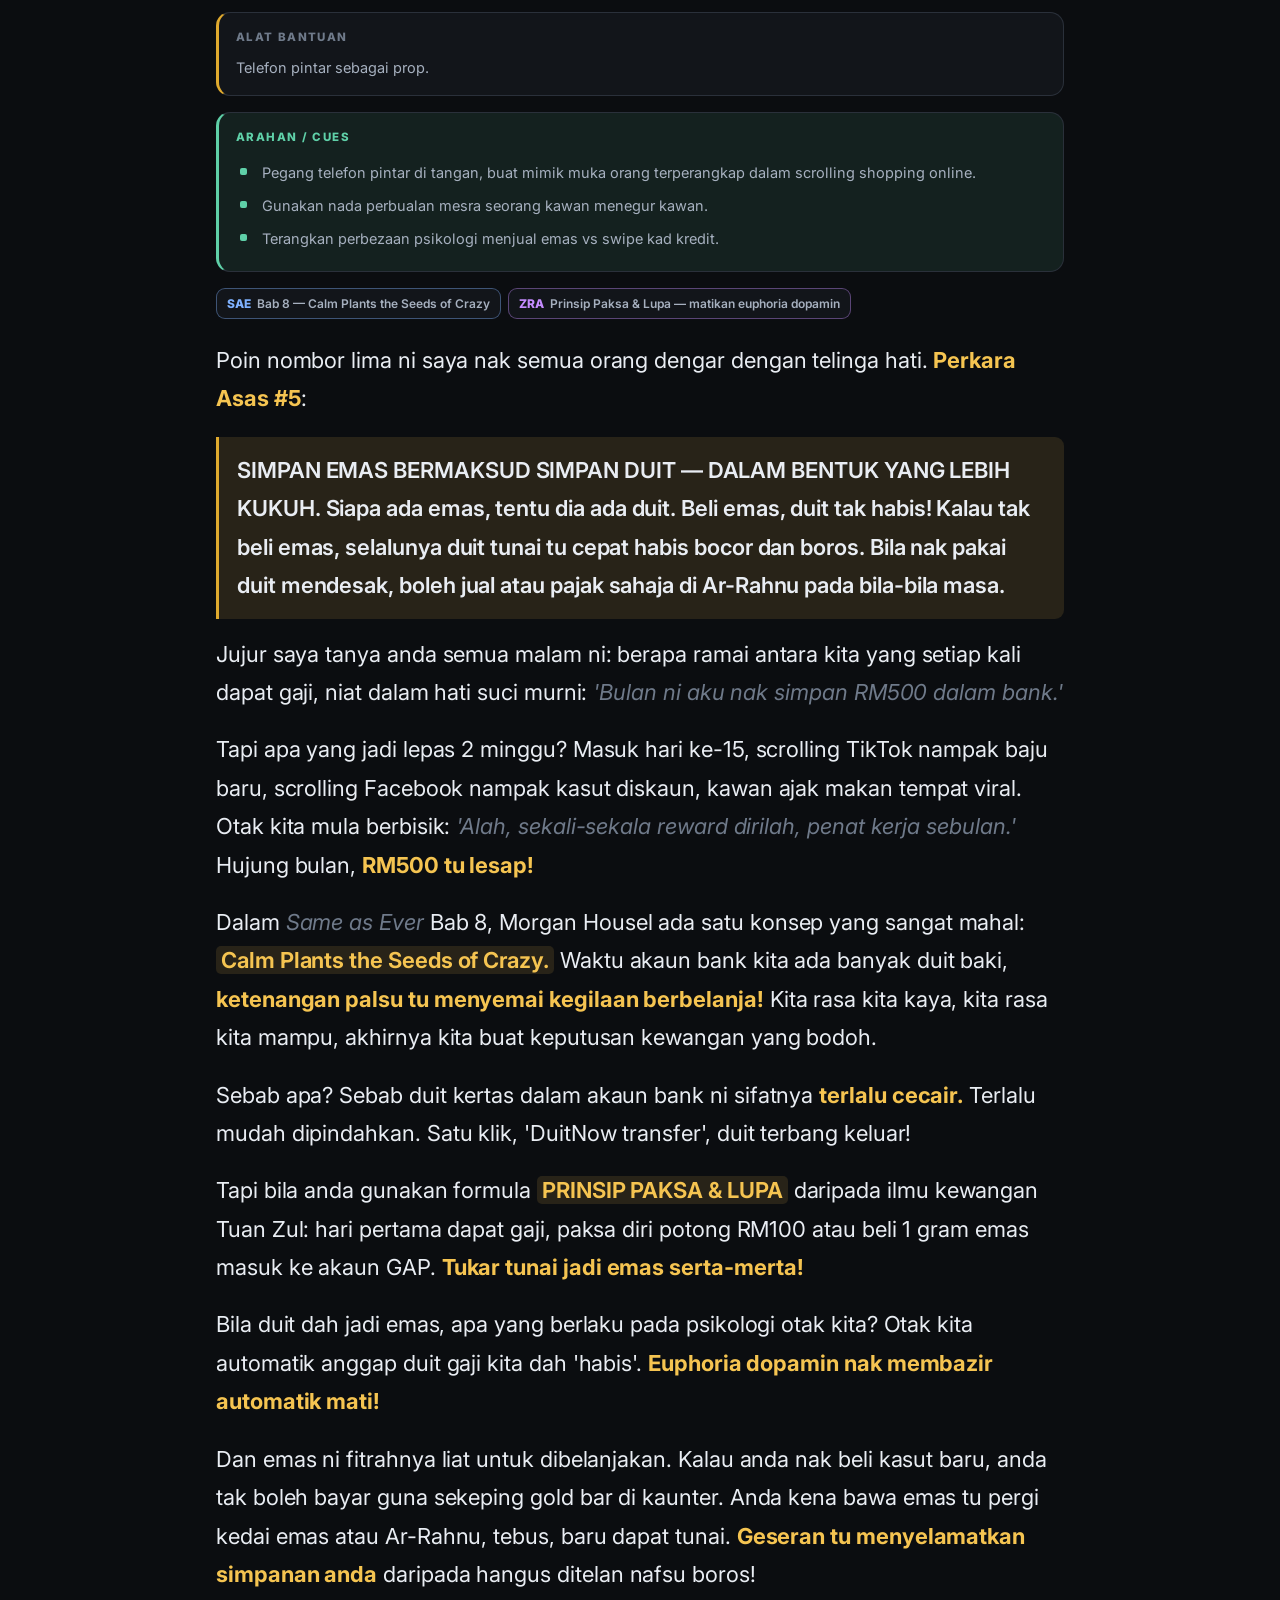
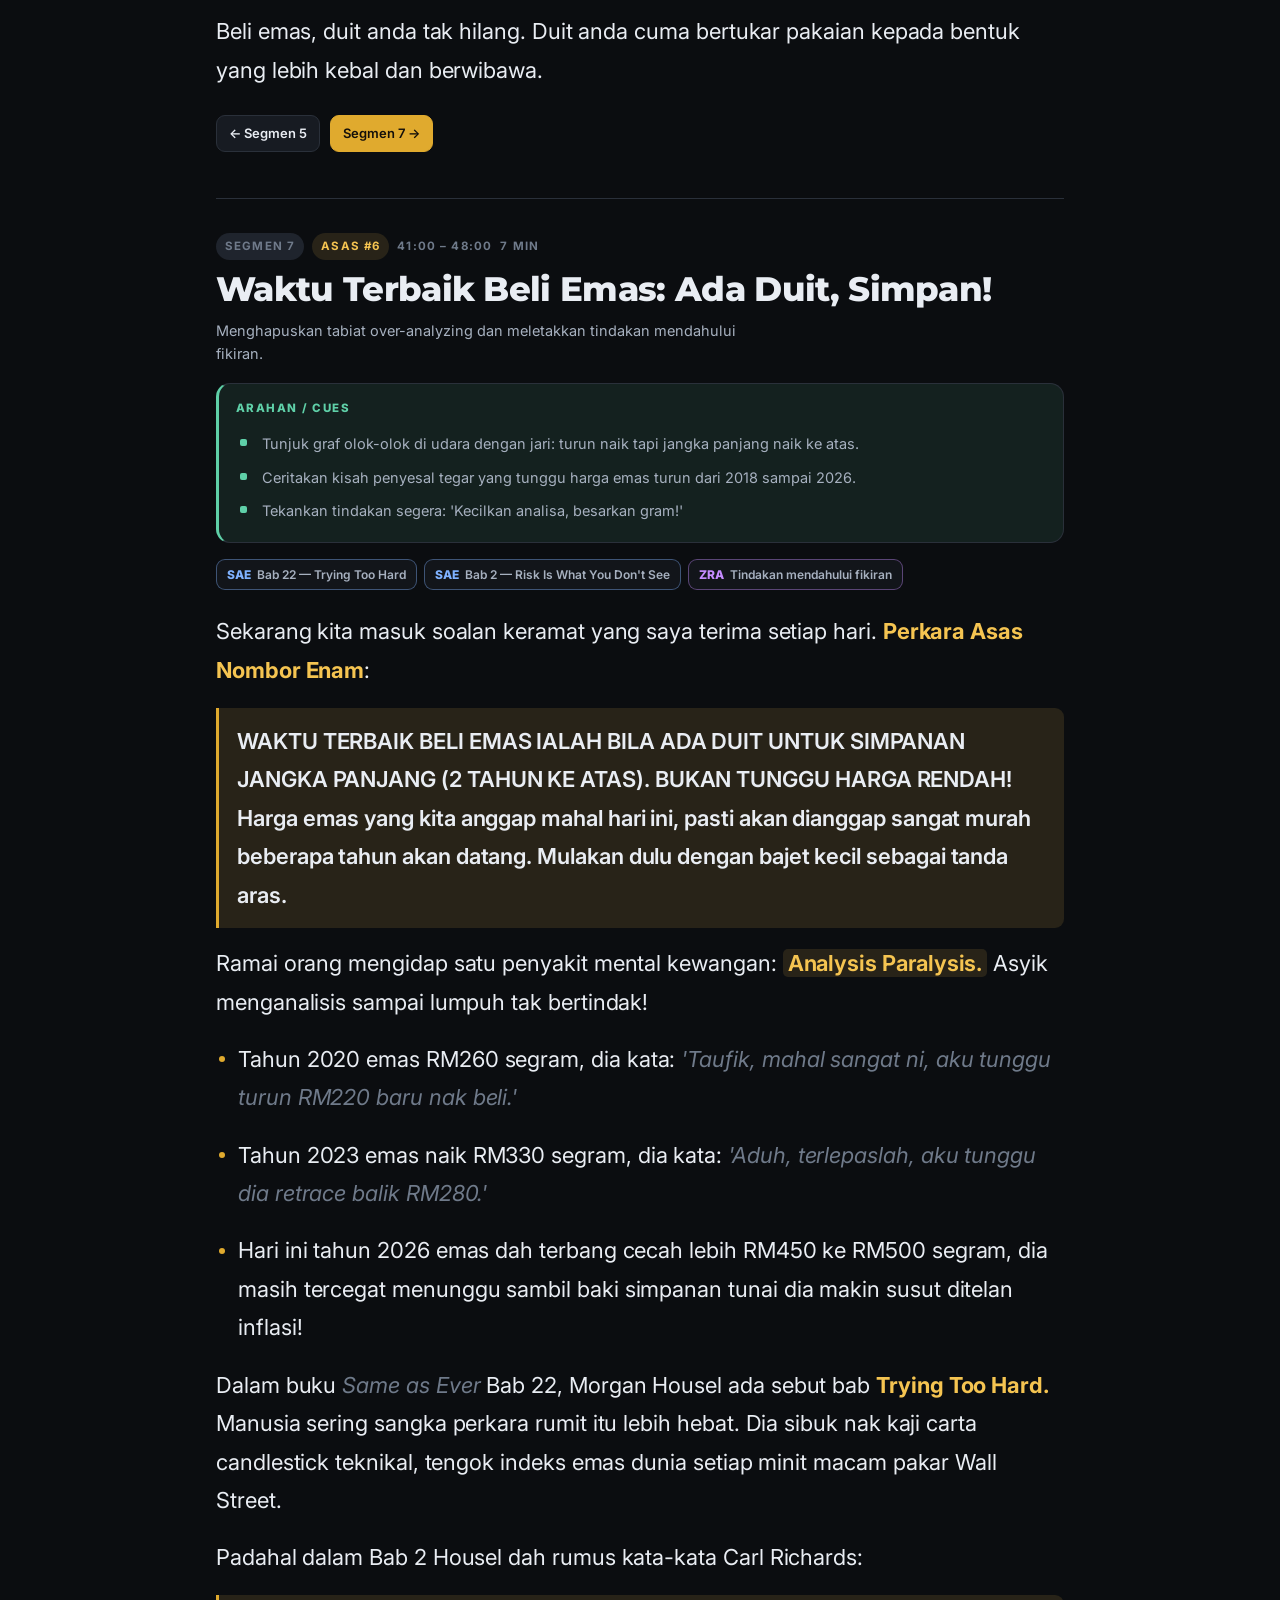
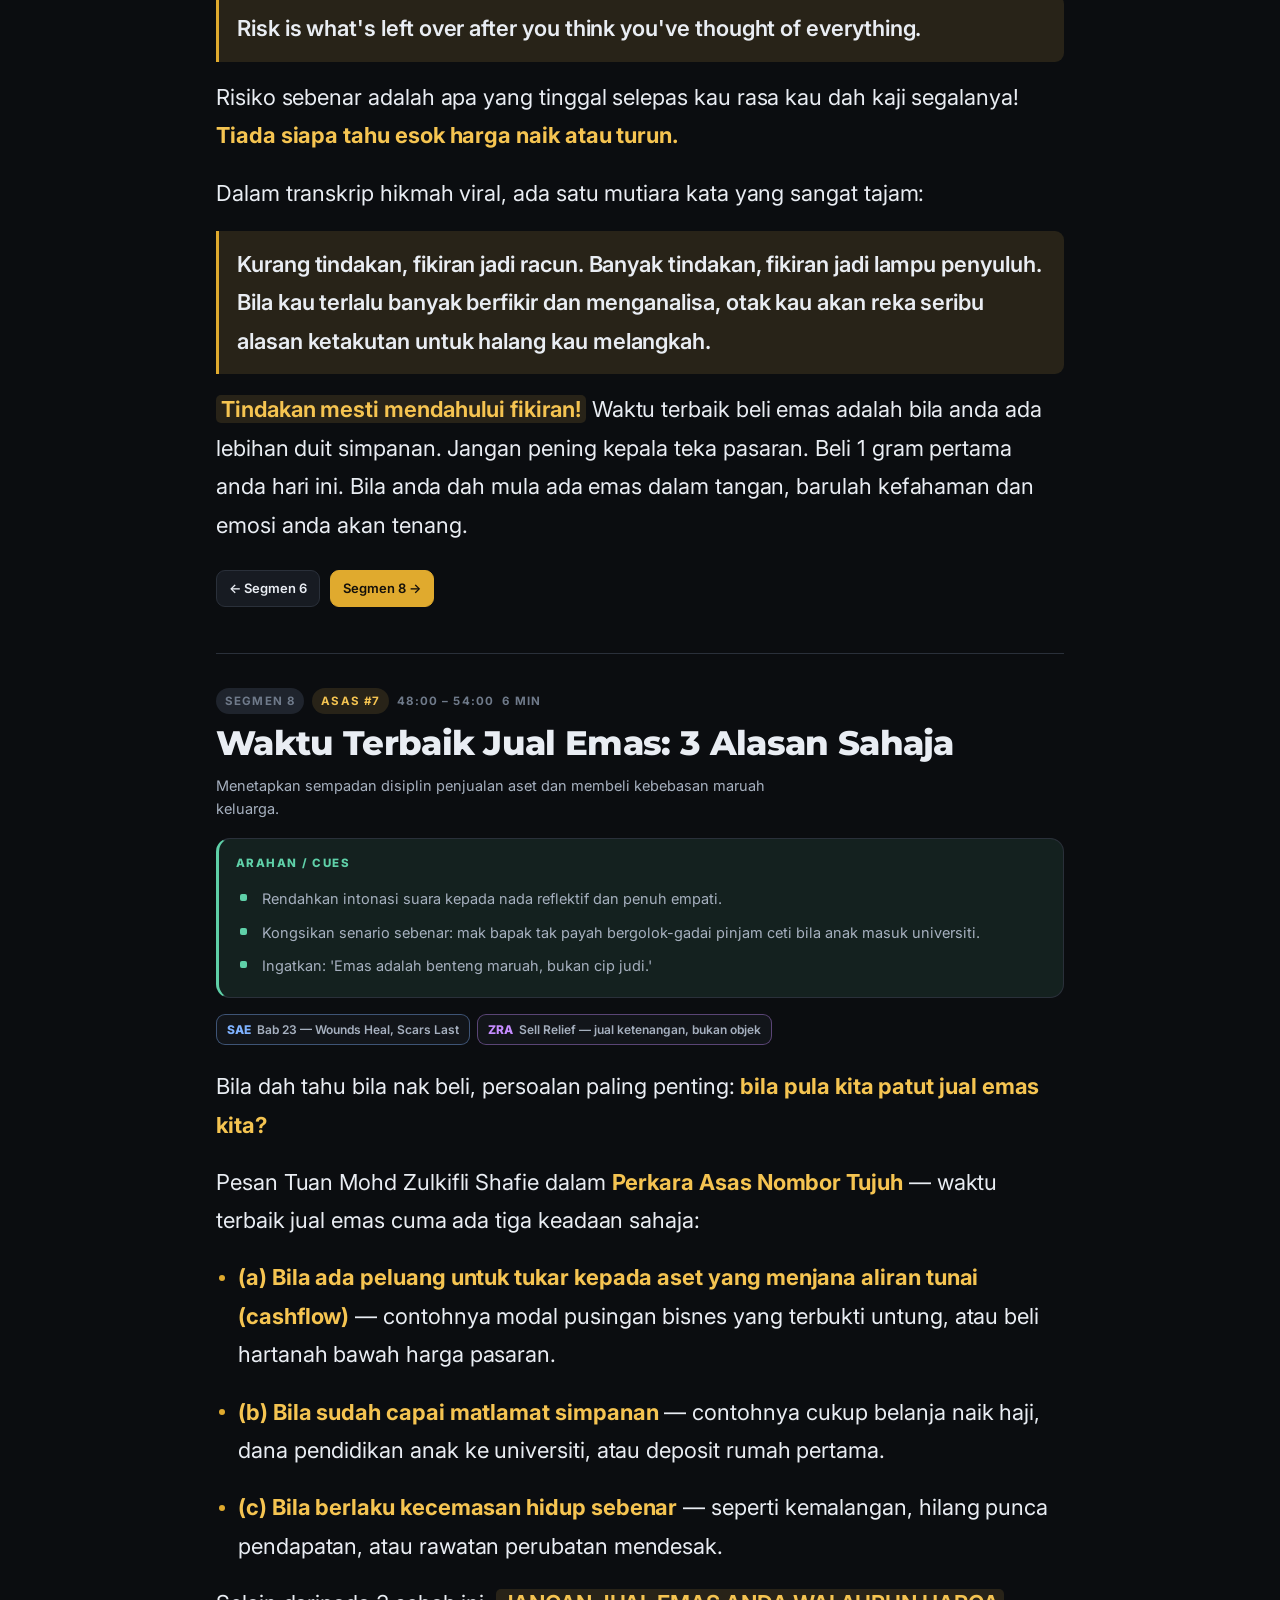
<file: live-06/index.html>
<!doctype html>
<html lang="ms" data-theme="dark" data-mode="penuh">
<head>
<meta charset="utf-8">
<meta name="viewport" content="width=device-width, initial-scale=1, viewport-fit=cover">
<title>Skrip Live — 7 Asas Simpanan Emas</title>
<meta name="description" content="Skrip lengkap live stream 1 jam: 7 Asas Simpanan Emas x Psikologi Wang &amp; Prinsip Kejayaan. Teleprompter dengan jam segmen, cue card dan mod ringkas.">
<meta name="theme-color" content="#0b0d10">
<meta name="robots" content="noindex">
<link rel="preconnect" href="https://fonts.googleapis.com">
<link rel="preconnect" href="https://fonts.gstatic.com" crossorigin>
<link href="https://fonts.googleapis.com/css2?family=Inter:wght@400;500;600;700&family=Montserrat:wght@700;800&display=swap" rel="stylesheet">
<link rel="stylesheet" href="../assets/css/style.css">
<link rel="icon" href="data:image/svg+xml,<svg xmlns='http://www.w3.org/2000/svg' viewBox='0 0 32 32'><text y='26' font-size='26'>🎙️</text></svg>">
</head>
<body>

<!-- ============ TOPBAR ============ -->
<header class="topbar no-print">
  <div class="topbar-in">
    <div class="clock" id="clock">
      <small>Jumlah</small>
      <span id="clock-val">0:00</span>
    </div>

    <div class="seg-now">
      <span id="now-label">Segmen 1</span>
      <b id="now-title">Memuatkan…</b>
    </div>

    <button class="btn icon" id="theme" title="Tukar tema" aria-label="Tukar tema">☾</button>
    <button class="btn icon" id="gear" title="Tetapan (?)" aria-label="Tetapan">⚙</button>
    <button class="btn icon primary" id="play" title="Mula / jeda (Space)" aria-label="Mula">▶</button>
  </div>
  <div class="progress" id="bar"><i></i></div>
  <div class="chips" id="chips"></div>
</header>

<!-- ============ KANDUNGAN ============ -->
<div class="wrap">

  <section class="prep no-print">
    <div class="seg-kicker" style="margin-bottom:6px">
      <span class="tag gold" id="meta-durasi">—</span>
      <span id="meta-format">—</span>
    </div>
    <h1 style="font-family:var(--font-head);font-size:clamp(26px,6.4vw,40px);line-height:1.12;margin:0 0 6px;letter-spacing:-.02em">
      <span id="judul">—</span>
    </h1>
    <p style="color:var(--gold-400);font-weight:600;margin:0 0 4px" id="subjudul">—</p>
    <p style="color:var(--text-mute);font-size:13.5px;margin:0 0 4px" id="meta-hos">—</p>

    <div class="prep-grid" style="margin-top:22px">
      <div class="box">
        <h3>Checklist sebelum go-live</h3>
        <ul class="checklist" id="props"></ul>
      </div>
      <div class="box">
        <h3>Rujukan teras</h3>
        <ul class="rujukan-list" id="rujukan-teras"></ul>
        <div style="margin-top:16px;display:flex;gap:8px;flex-wrap:wrap">
          <button class="btn" data-mode-btn="penuh">Penuh</button>
          <button class="btn" data-mode-btn="skrip">Skrip saja</button>
          <button class="btn" data-mode-btn="ringkas">Ringkas</button>
          <button class="btn" onclick="window.print()">Cetak / PDF</button>
        </div>
      </div>
    </div>
  </section>

  <main>
    <div id="loading" style="padding:40px 0;color:var(--text-mute)">Memuatkan skrip…</div>
    <div id="segmen"></div>
  </main>

  <footer class="foot no-print">
    <p style="margin:0 0 6px"><a href="../">← Semua skrip live</a></p>
    <p style="margin:0">Taufik Musa · Authorized Dealer Public Gold PG00359605 · <code>live.taufik.fyi</code></p>
  </footer>
</div>

<!-- ============ BAR BAWAH ============ -->
<div class="bottombar no-print">
 <div class="bottombar-in">
  <button class="btn" id="prev" title="Segmen sebelum (←)">←</button>
  <button class="btn" id="next" title="Segmen seterusnya (→)">→</button>
  <div class="segtime" id="segtime">
    <small>Baki segmen</small>
    <span id="segtime-val">0:00</span>
  </div>
  <div class="spacer"></div>
  <button class="btn" id="scroll" title="Auto-scroll (S)">Auto-scroll</button>
  <button class="btn" id="reset" title="Reset jam (R)">Reset</button>
 </div>
</div>

<!-- ============ TETAPAN ============ -->
<div class="sheet" id="sheet" role="dialog" aria-label="Tetapan">
  <div class="sheet-in">
    <h3>Tetapan</h3>

    <div class="row">
      <span class="lbl">Saiz teks skrip</span>
      <input type="range" id="rng-size" min="15" max="46" step="1">
      <span id="val-size" style="font-size:13px;color:var(--text-mute);min-width:52px;text-align:right">22px</span>
    </div>

    <div class="row">
      <span class="lbl">Laju auto-scroll</span>
      <input type="range" id="rng-speed" min="4" max="120" step="2">
      <span id="val-speed" style="font-size:13px;color:var(--text-mute);min-width:62px;text-align:right">28 px/s</span>
    </div>

    <div class="row">
      <span class="lbl">Paparan</span>
      <div class="seg-btns">
        <button class="btn" data-mode-btn="penuh">Penuh</button>
        <button class="btn" data-mode-btn="skrip">Skrip</button>
        <button class="btn" data-mode-btn="ringkas">Ringkas</button>
      </div>
    </div>

    <div class="kbd-help">
      <kbd>Space</kbd> mula/jeda &nbsp; <kbd>←</kbd><kbd>→</kbd> segmen &nbsp; <kbd>1</kbd>–<kbd>9</kbd> lompat<br>
      <kbd>+</kbd><kbd>−</kbd> saiz teks &nbsp; <kbd>S</kbd> auto-scroll &nbsp; <kbd>F</kbd> skrin penuh &nbsp; <kbd>R</kbd> reset
    </div>

    <div style="margin-top:18px;text-align:right">
      <button class="btn primary" data-close>Tutup</button>
    </div>
  </div>
</div>

<script>window.LIVE_ID = 'live-06';</script>
<script src="../assets/js/app.js"></script>
</body>
</html>
</file>
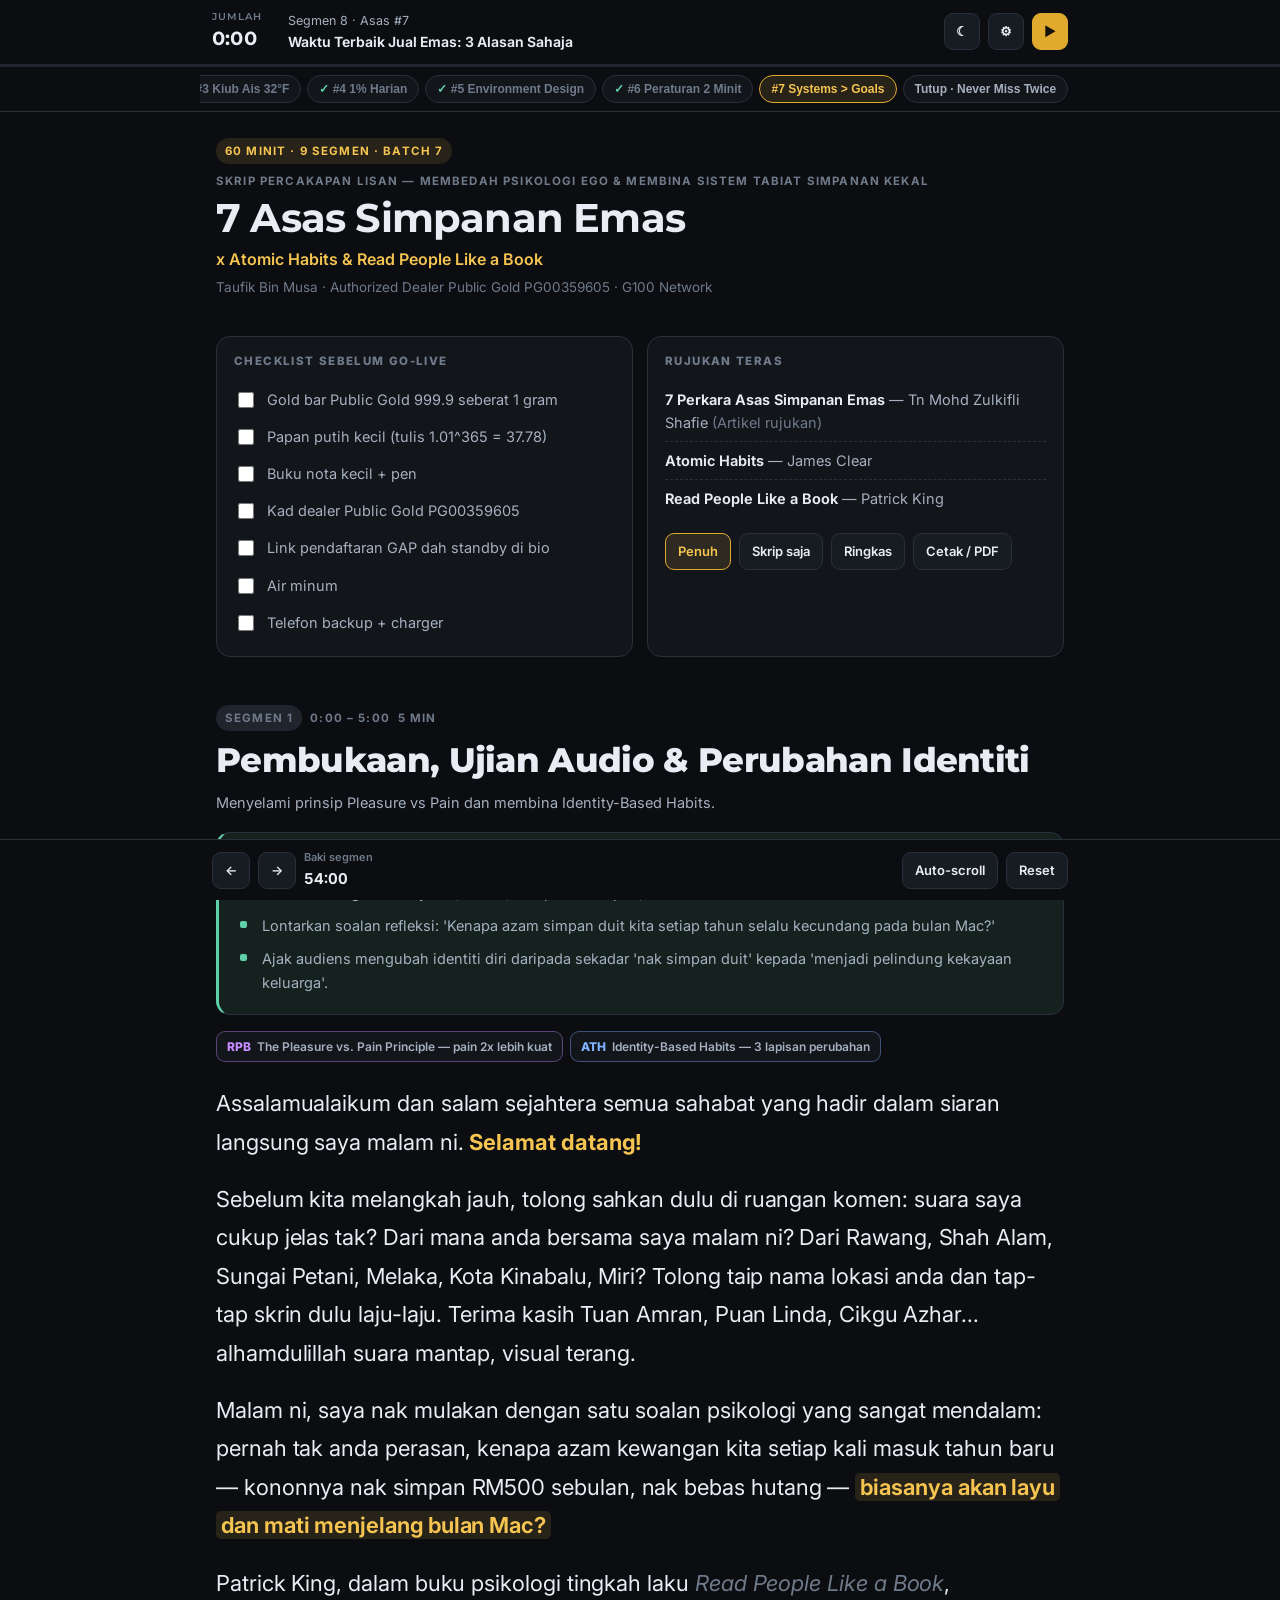
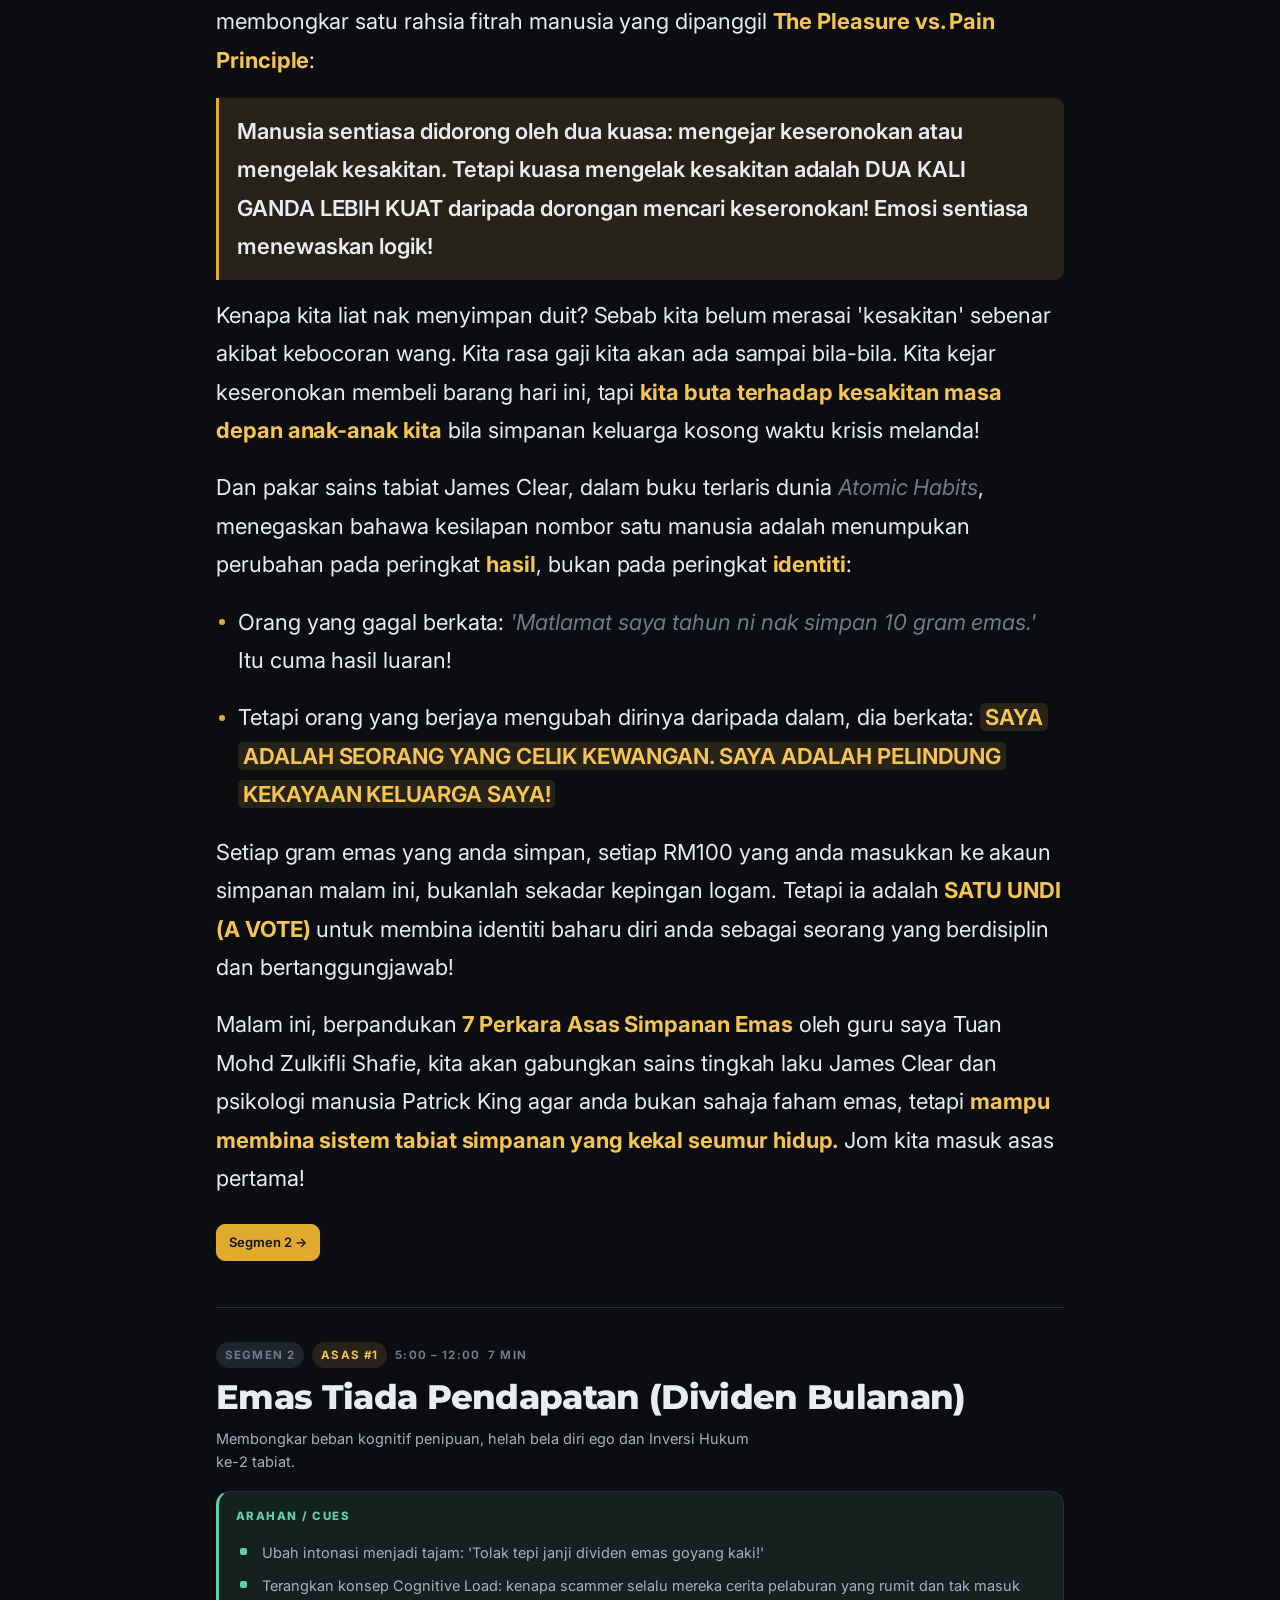
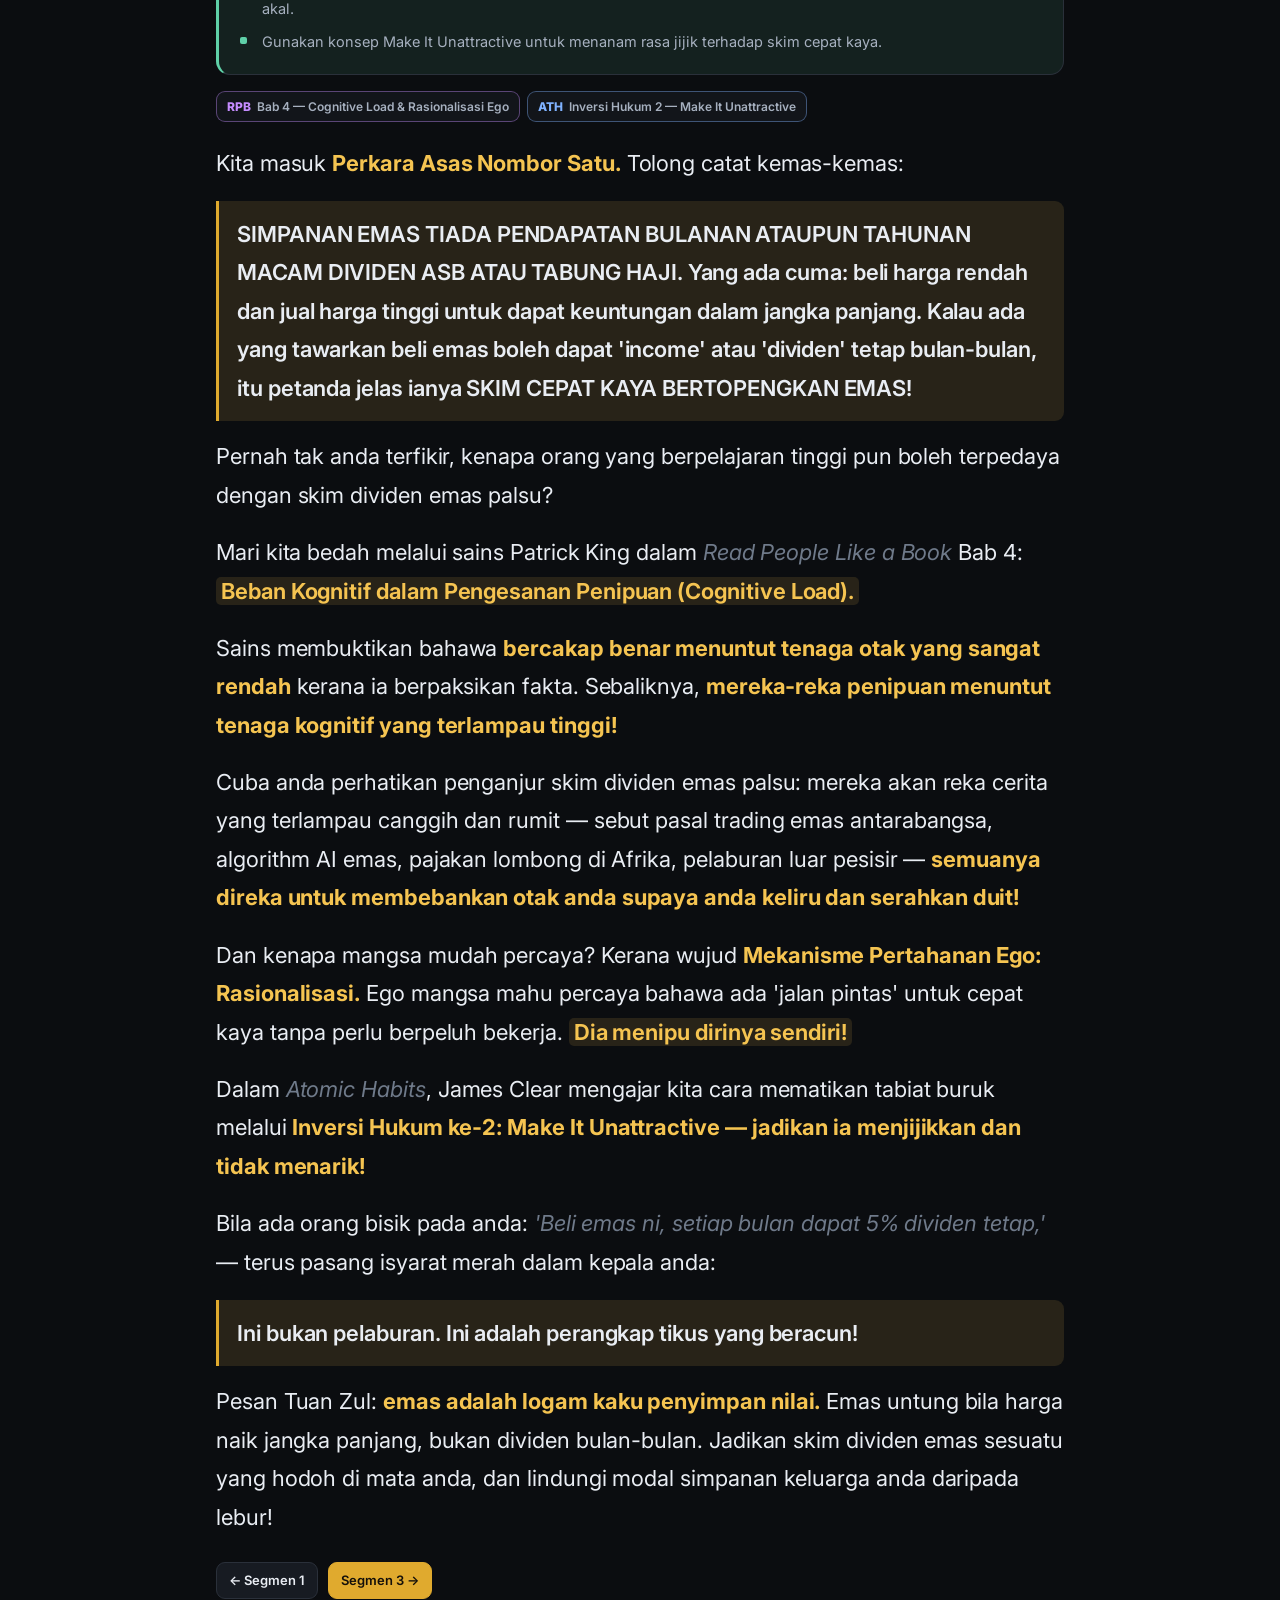
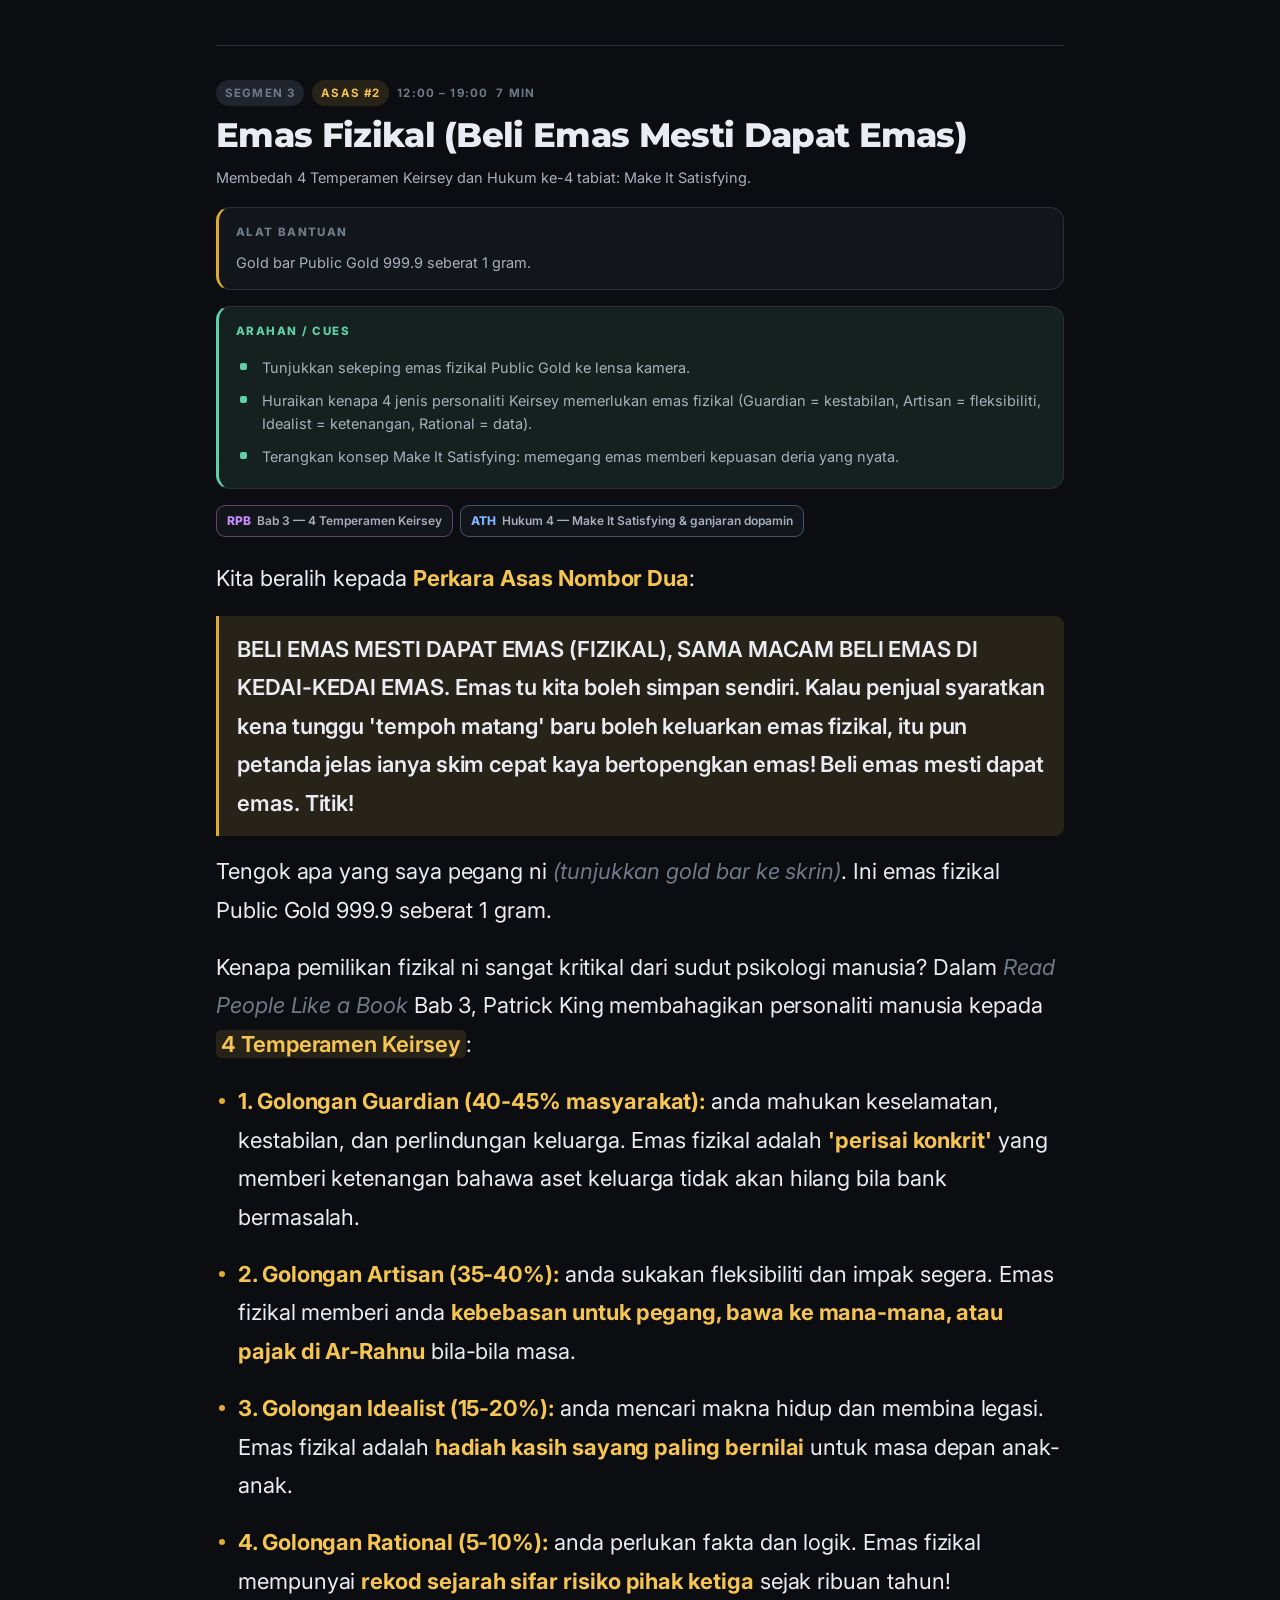
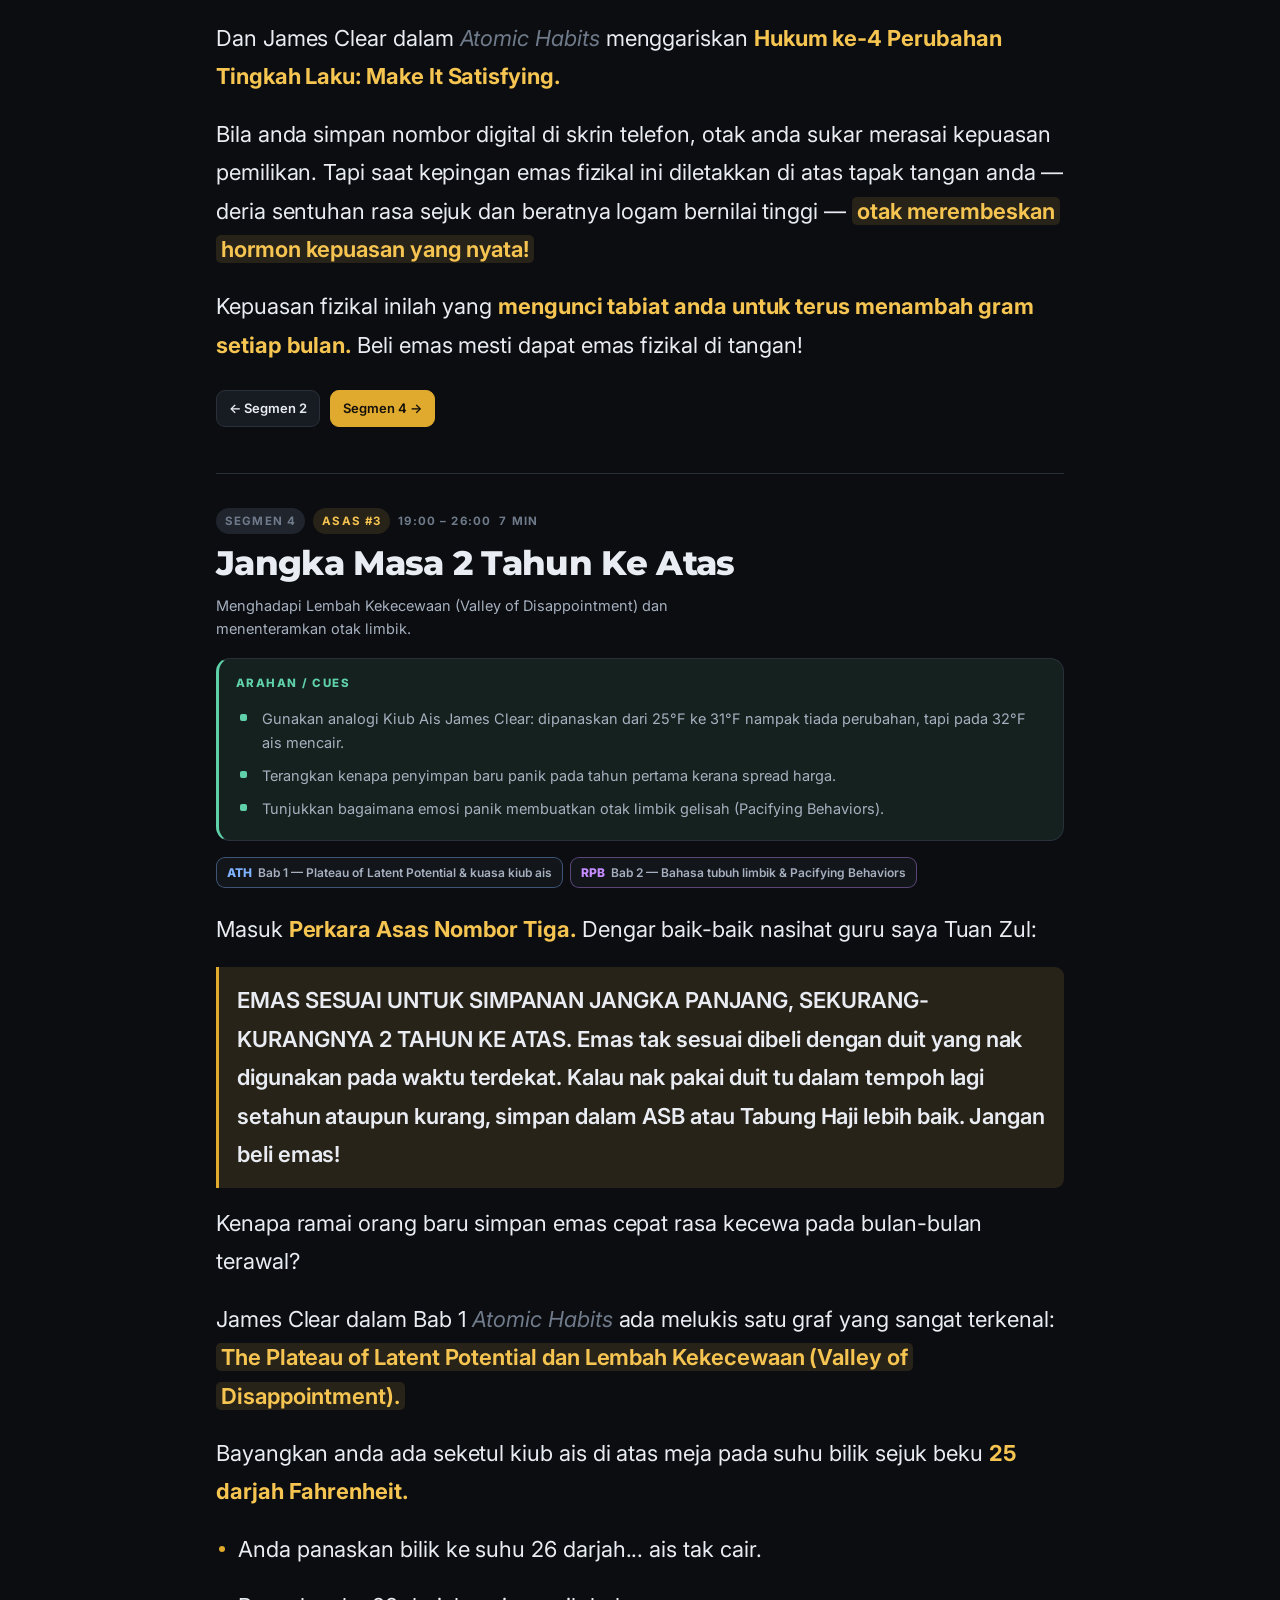
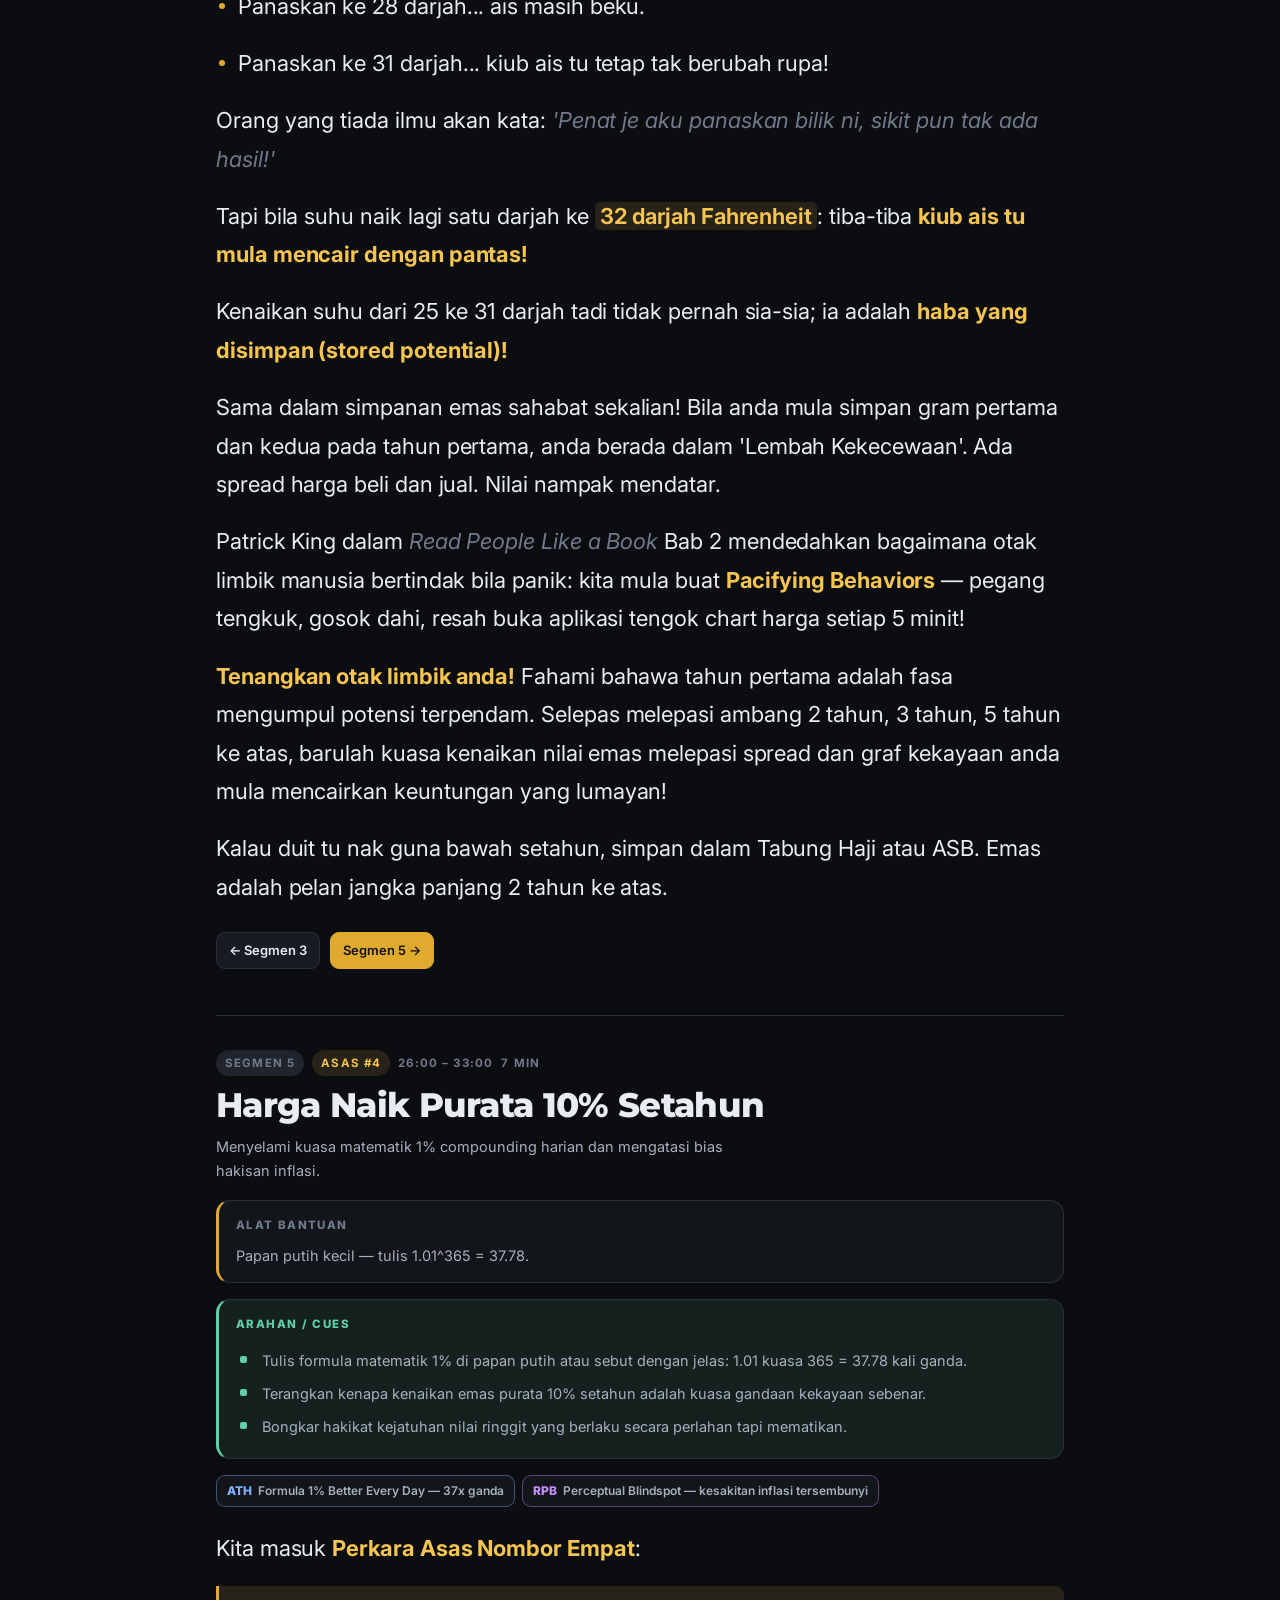
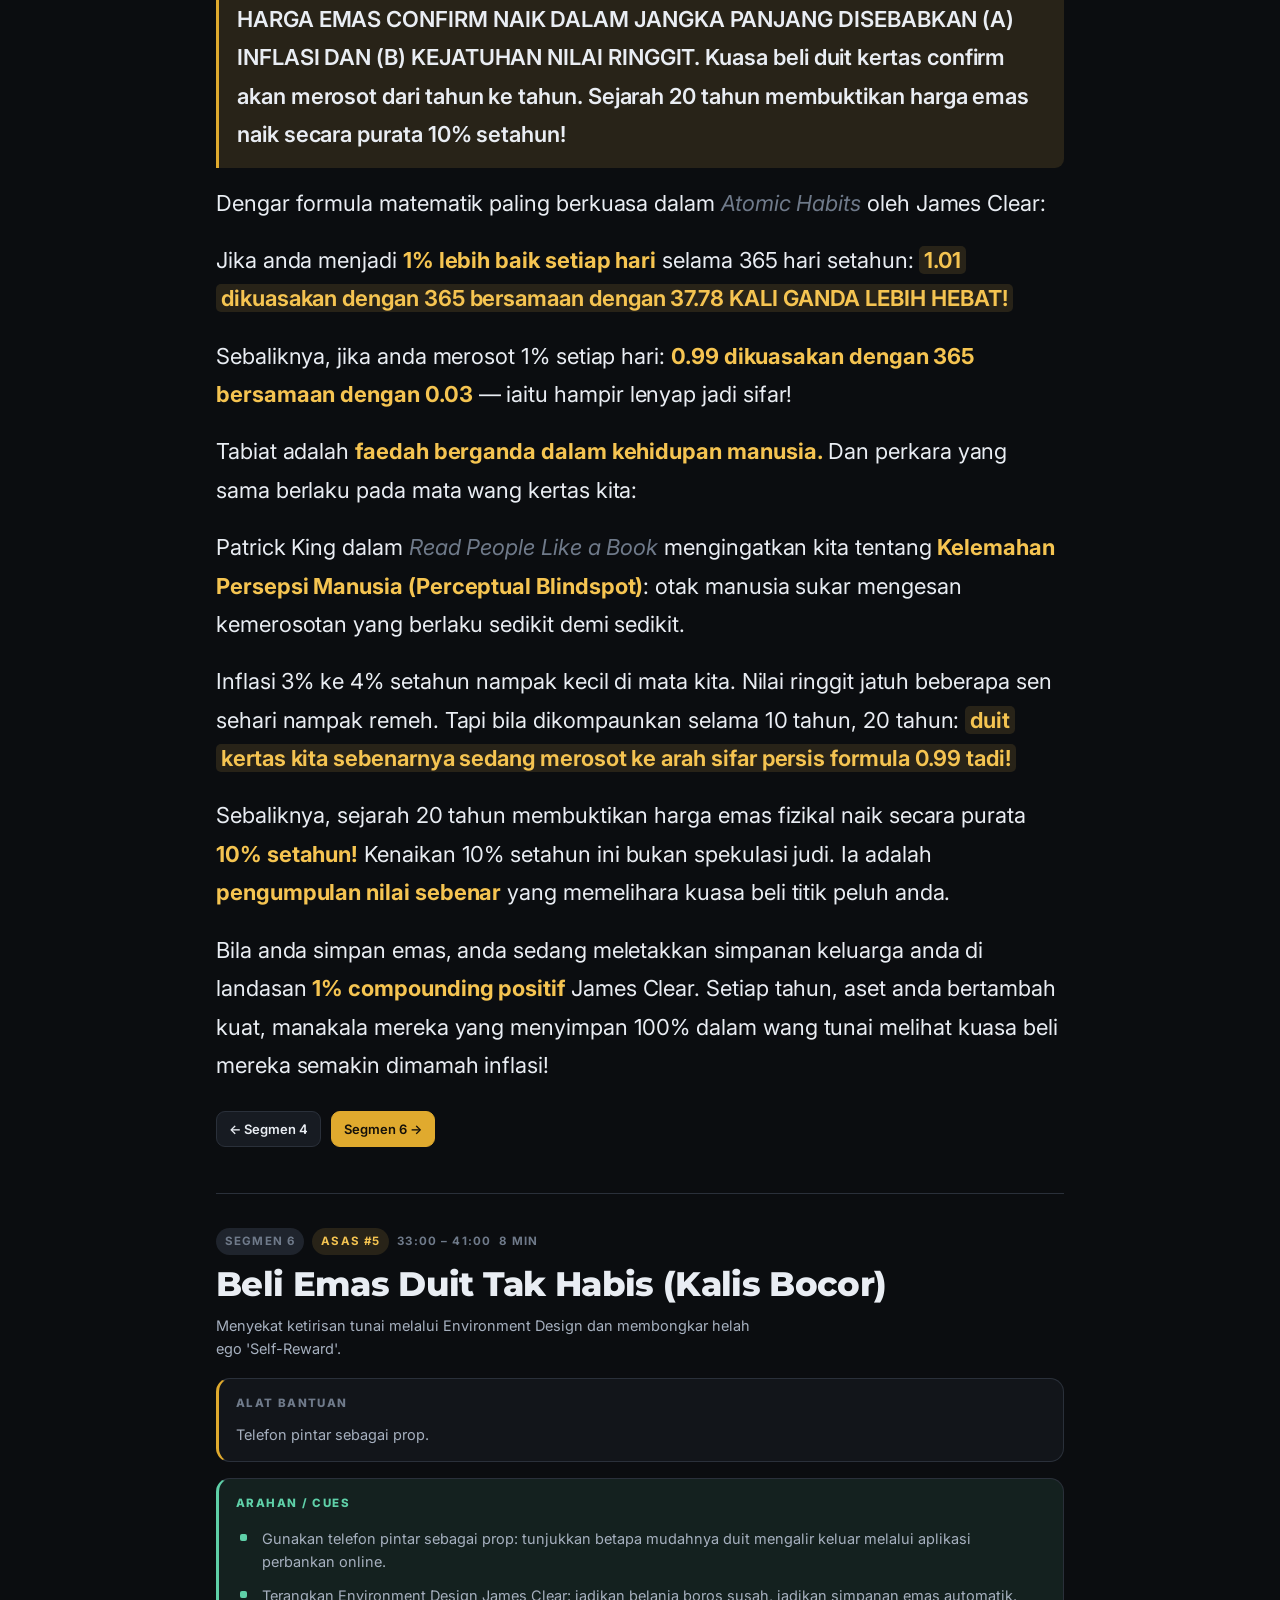
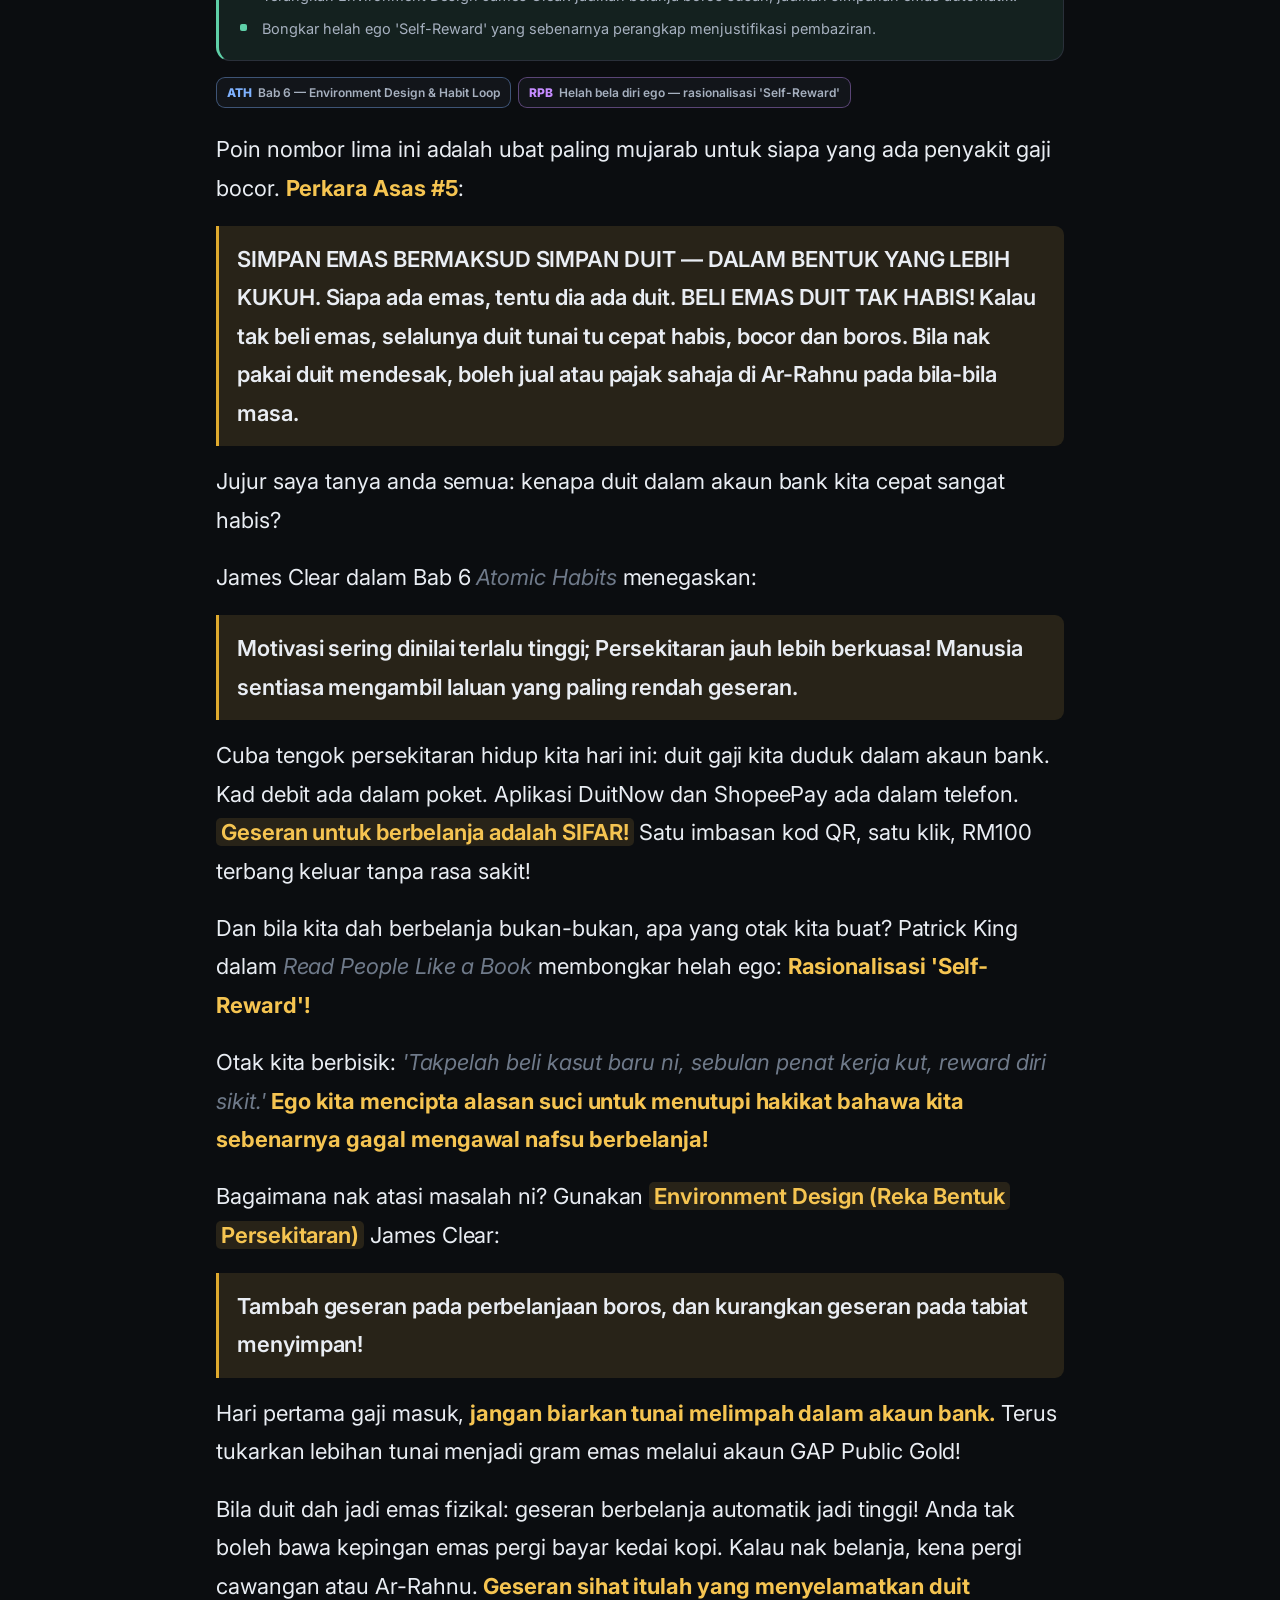
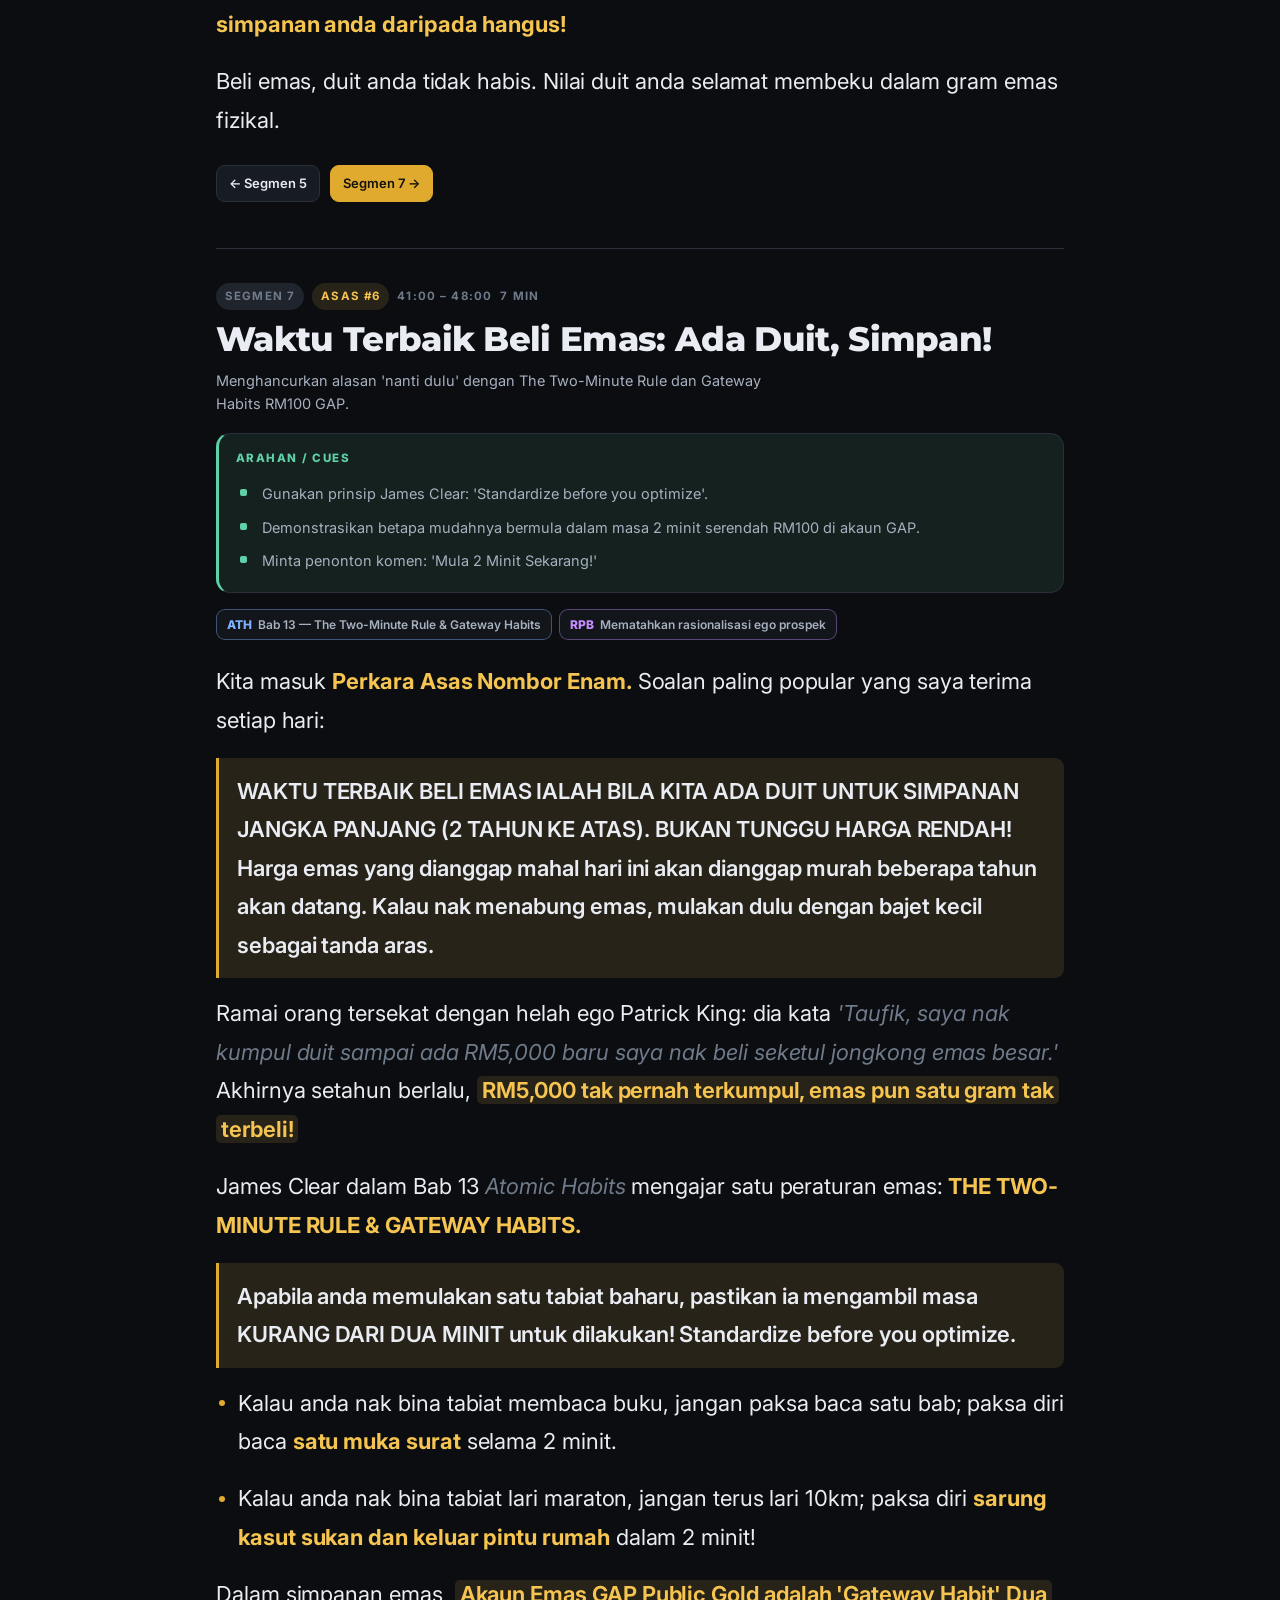
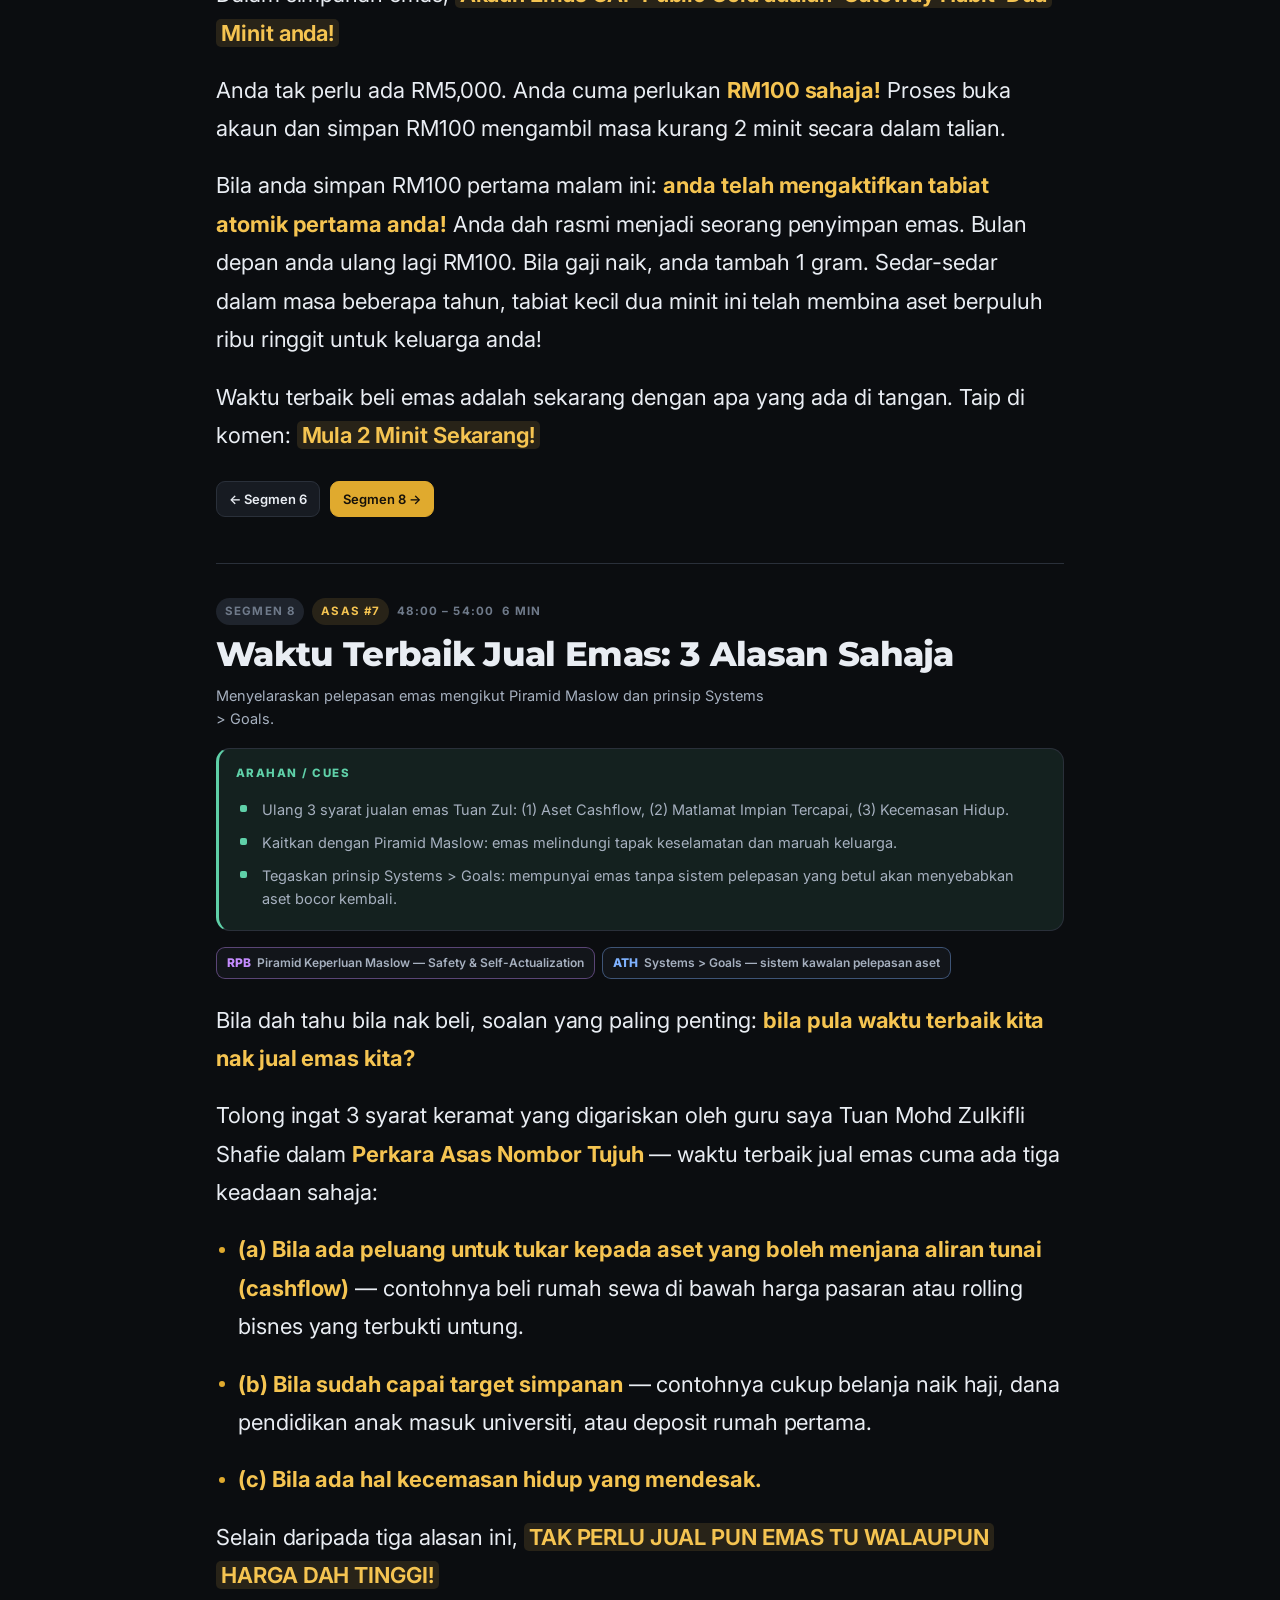
<file: live-07/index.html>
<!doctype html>
<html lang="ms" data-theme="dark" data-mode="penuh">
<head>
<meta charset="utf-8">
<meta name="viewport" content="width=device-width, initial-scale=1, viewport-fit=cover">
<title>Skrip Live — 7 Asas Simpanan Emas</title>
<meta name="description" content="Skrip lengkap live stream 1 jam: 7 Asas Simpanan Emas x Psikologi Wang &amp; Prinsip Kejayaan. Teleprompter dengan jam segmen, cue card dan mod ringkas.">
<meta name="theme-color" content="#0b0d10">
<meta name="robots" content="noindex">
<link rel="preconnect" href="https://fonts.googleapis.com">
<link rel="preconnect" href="https://fonts.gstatic.com" crossorigin>
<link href="https://fonts.googleapis.com/css2?family=Inter:wght@400;500;600;700&family=Montserrat:wght@700;800&display=swap" rel="stylesheet">
<link rel="stylesheet" href="../assets/css/style.css">
<link rel="icon" href="data:image/svg+xml,<svg xmlns='http://www.w3.org/2000/svg' viewBox='0 0 32 32'><text y='26' font-size='26'>🎙️</text></svg>">
</head>
<body>

<!-- ============ TOPBAR ============ -->
<header class="topbar no-print">
  <div class="topbar-in">
    <div class="clock" id="clock">
      <small>Jumlah</small>
      <span id="clock-val">0:00</span>
    </div>

    <div class="seg-now">
      <span id="now-label">Segmen 1</span>
      <b id="now-title">Memuatkan…</b>
    </div>

    <button class="btn icon" id="theme" title="Tukar tema" aria-label="Tukar tema">☾</button>
    <button class="btn icon" id="gear" title="Tetapan (?)" aria-label="Tetapan">⚙</button>
    <button class="btn icon primary" id="play" title="Mula / jeda (Space)" aria-label="Mula">▶</button>
  </div>
  <div class="progress" id="bar"><i></i></div>
  <div class="chips" id="chips"></div>
</header>

<!-- ============ KANDUNGAN ============ -->
<div class="wrap">

  <section class="prep no-print">
    <div class="seg-kicker" style="margin-bottom:6px">
      <span class="tag gold" id="meta-durasi">—</span>
      <span id="meta-format">—</span>
    </div>
    <h1 style="font-family:var(--font-head);font-size:clamp(26px,6.4vw,40px);line-height:1.12;margin:0 0 6px;letter-spacing:-.02em">
      <span id="judul">—</span>
    </h1>
    <p style="color:var(--gold-400);font-weight:600;margin:0 0 4px" id="subjudul">—</p>
    <p style="color:var(--text-mute);font-size:13.5px;margin:0 0 4px" id="meta-hos">—</p>

    <div class="prep-grid" style="margin-top:22px">
      <div class="box">
        <h3>Checklist sebelum go-live</h3>
        <ul class="checklist" id="props"></ul>
      </div>
      <div class="box">
        <h3>Rujukan teras</h3>
        <ul class="rujukan-list" id="rujukan-teras"></ul>
        <div style="margin-top:16px;display:flex;gap:8px;flex-wrap:wrap">
          <button class="btn" data-mode-btn="penuh">Penuh</button>
          <button class="btn" data-mode-btn="skrip">Skrip saja</button>
          <button class="btn" data-mode-btn="ringkas">Ringkas</button>
          <button class="btn" onclick="window.print()">Cetak / PDF</button>
        </div>
      </div>
    </div>
  </section>

  <main>
    <div id="loading" style="padding:40px 0;color:var(--text-mute)">Memuatkan skrip…</div>
    <div id="segmen"></div>
  </main>

  <footer class="foot no-print">
    <p style="margin:0 0 6px"><a href="../">← Semua skrip live</a></p>
    <p style="margin:0">Taufik Musa · Authorized Dealer Public Gold PG00359605 · <code>live.taufik.fyi</code></p>
  </footer>
</div>

<!-- ============ BAR BAWAH ============ -->
<div class="bottombar no-print">
 <div class="bottombar-in">
  <button class="btn" id="prev" title="Segmen sebelum (←)">←</button>
  <button class="btn" id="next" title="Segmen seterusnya (→)">→</button>
  <div class="segtime" id="segtime">
    <small>Baki segmen</small>
    <span id="segtime-val">0:00</span>
  </div>
  <div class="spacer"></div>
  <button class="btn" id="scroll" title="Auto-scroll (S)">Auto-scroll</button>
  <button class="btn" id="reset" title="Reset jam (R)">Reset</button>
 </div>
</div>

<!-- ============ TETAPAN ============ -->
<div class="sheet" id="sheet" role="dialog" aria-label="Tetapan">
  <div class="sheet-in">
    <h3>Tetapan</h3>

    <div class="row">
      <span class="lbl">Saiz teks skrip</span>
      <input type="range" id="rng-size" min="15" max="46" step="1">
      <span id="val-size" style="font-size:13px;color:var(--text-mute);min-width:52px;text-align:right">22px</span>
    </div>

    <div class="row">
      <span class="lbl">Laju auto-scroll</span>
      <input type="range" id="rng-speed" min="4" max="120" step="2">
      <span id="val-speed" style="font-size:13px;color:var(--text-mute);min-width:62px;text-align:right">28 px/s</span>
    </div>

    <div class="row">
      <span class="lbl">Paparan</span>
      <div class="seg-btns">
        <button class="btn" data-mode-btn="penuh">Penuh</button>
        <button class="btn" data-mode-btn="skrip">Skrip</button>
        <button class="btn" data-mode-btn="ringkas">Ringkas</button>
      </div>
    </div>

    <div class="kbd-help">
      <kbd>Space</kbd> mula/jeda &nbsp; <kbd>←</kbd><kbd>→</kbd> segmen &nbsp; <kbd>1</kbd>–<kbd>9</kbd> lompat<br>
      <kbd>+</kbd><kbd>−</kbd> saiz teks &nbsp; <kbd>S</kbd> auto-scroll &nbsp; <kbd>F</kbd> skrin penuh &nbsp; <kbd>R</kbd> reset
    </div>

    <div style="margin-top:18px;text-align:right">
      <button class="btn primary" data-close>Tutup</button>
    </div>
  </div>
</div>

<script>window.LIVE_ID = 'live-07';</script>
<script src="../assets/js/app.js"></script>
</body>
</html>
</file>
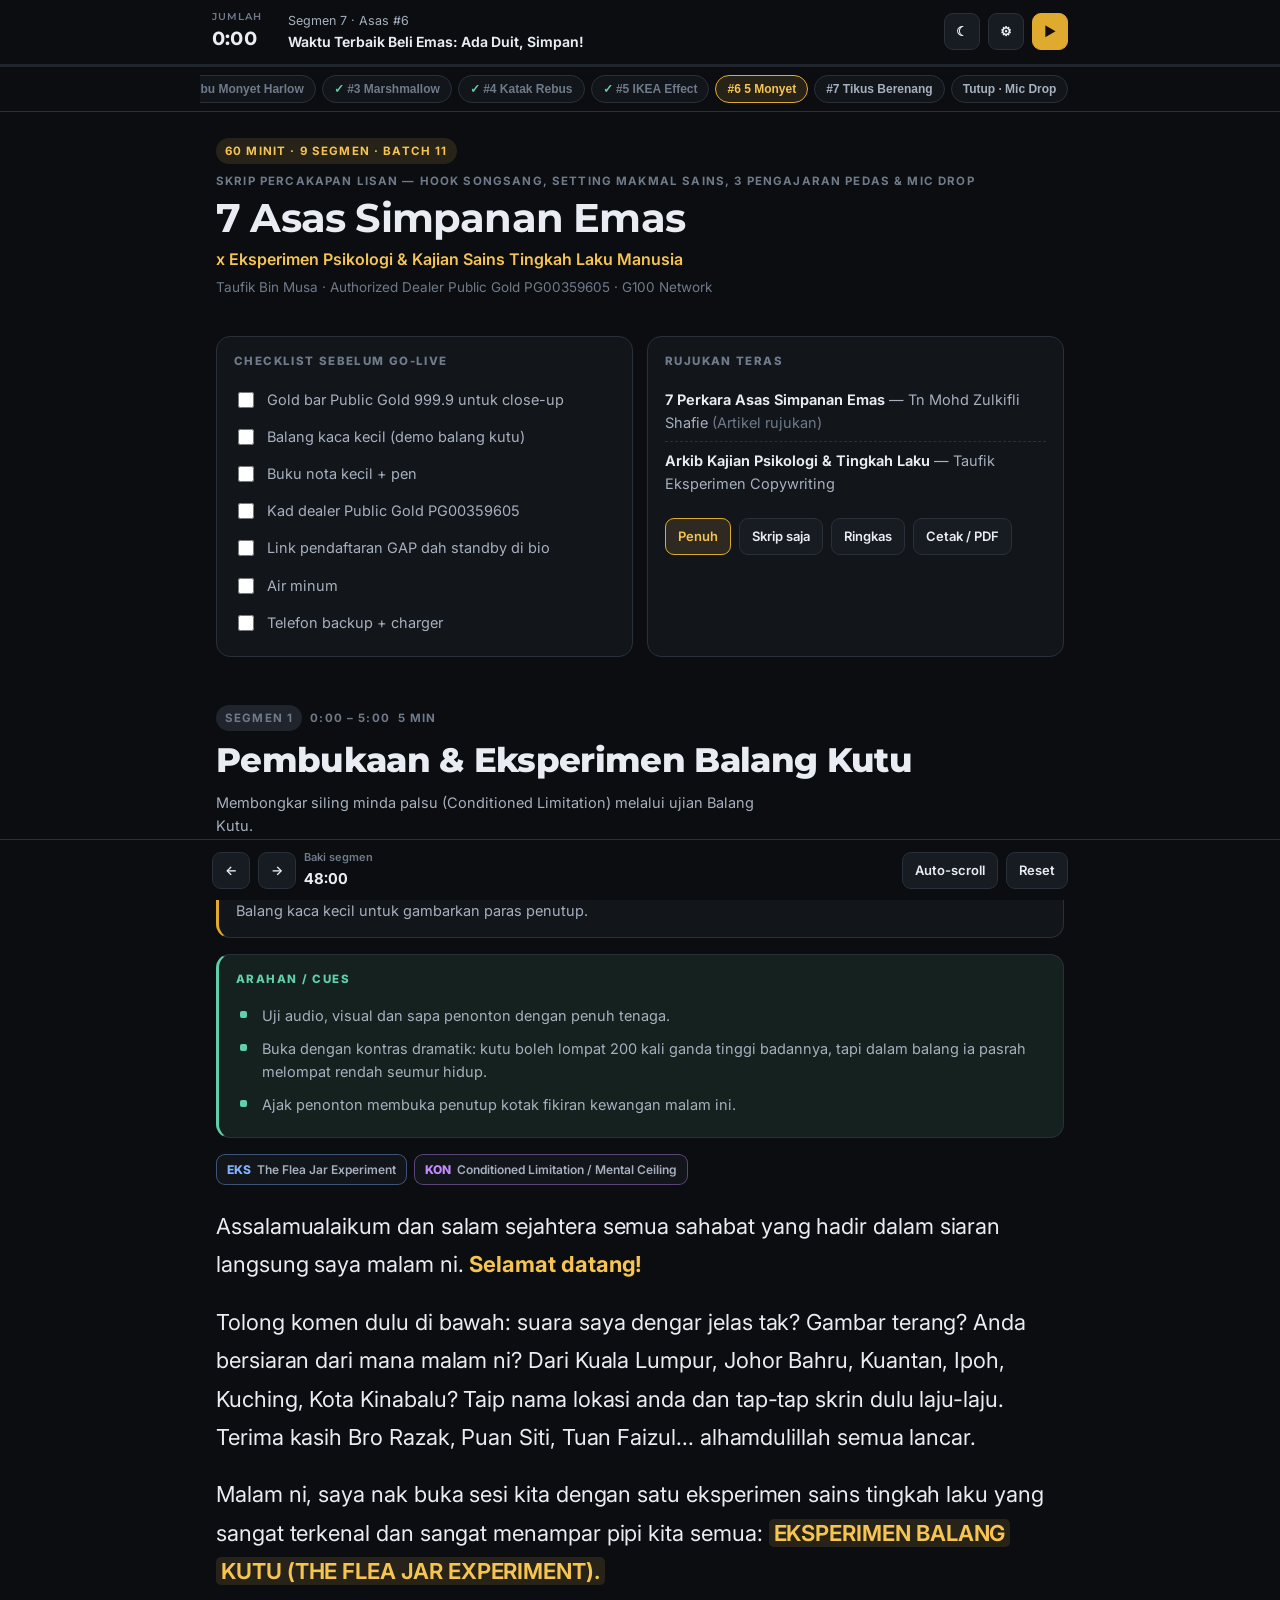
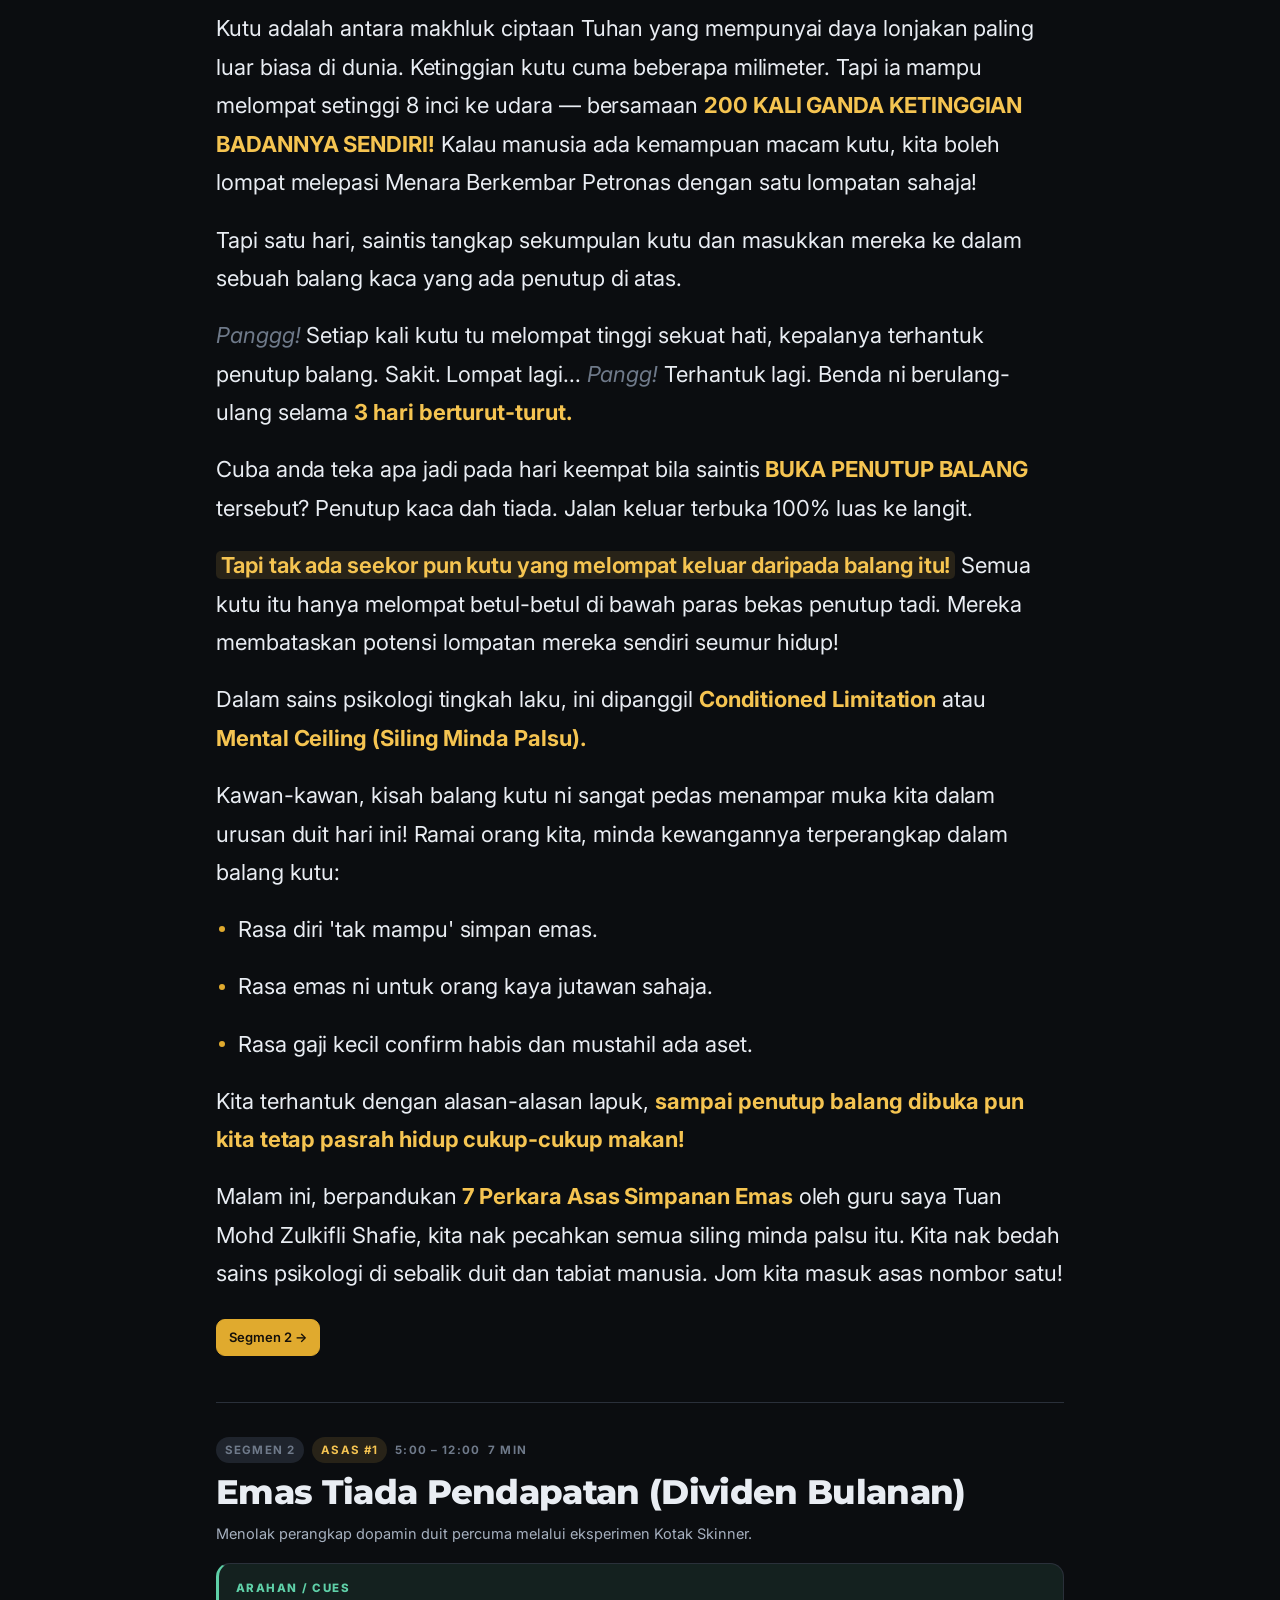
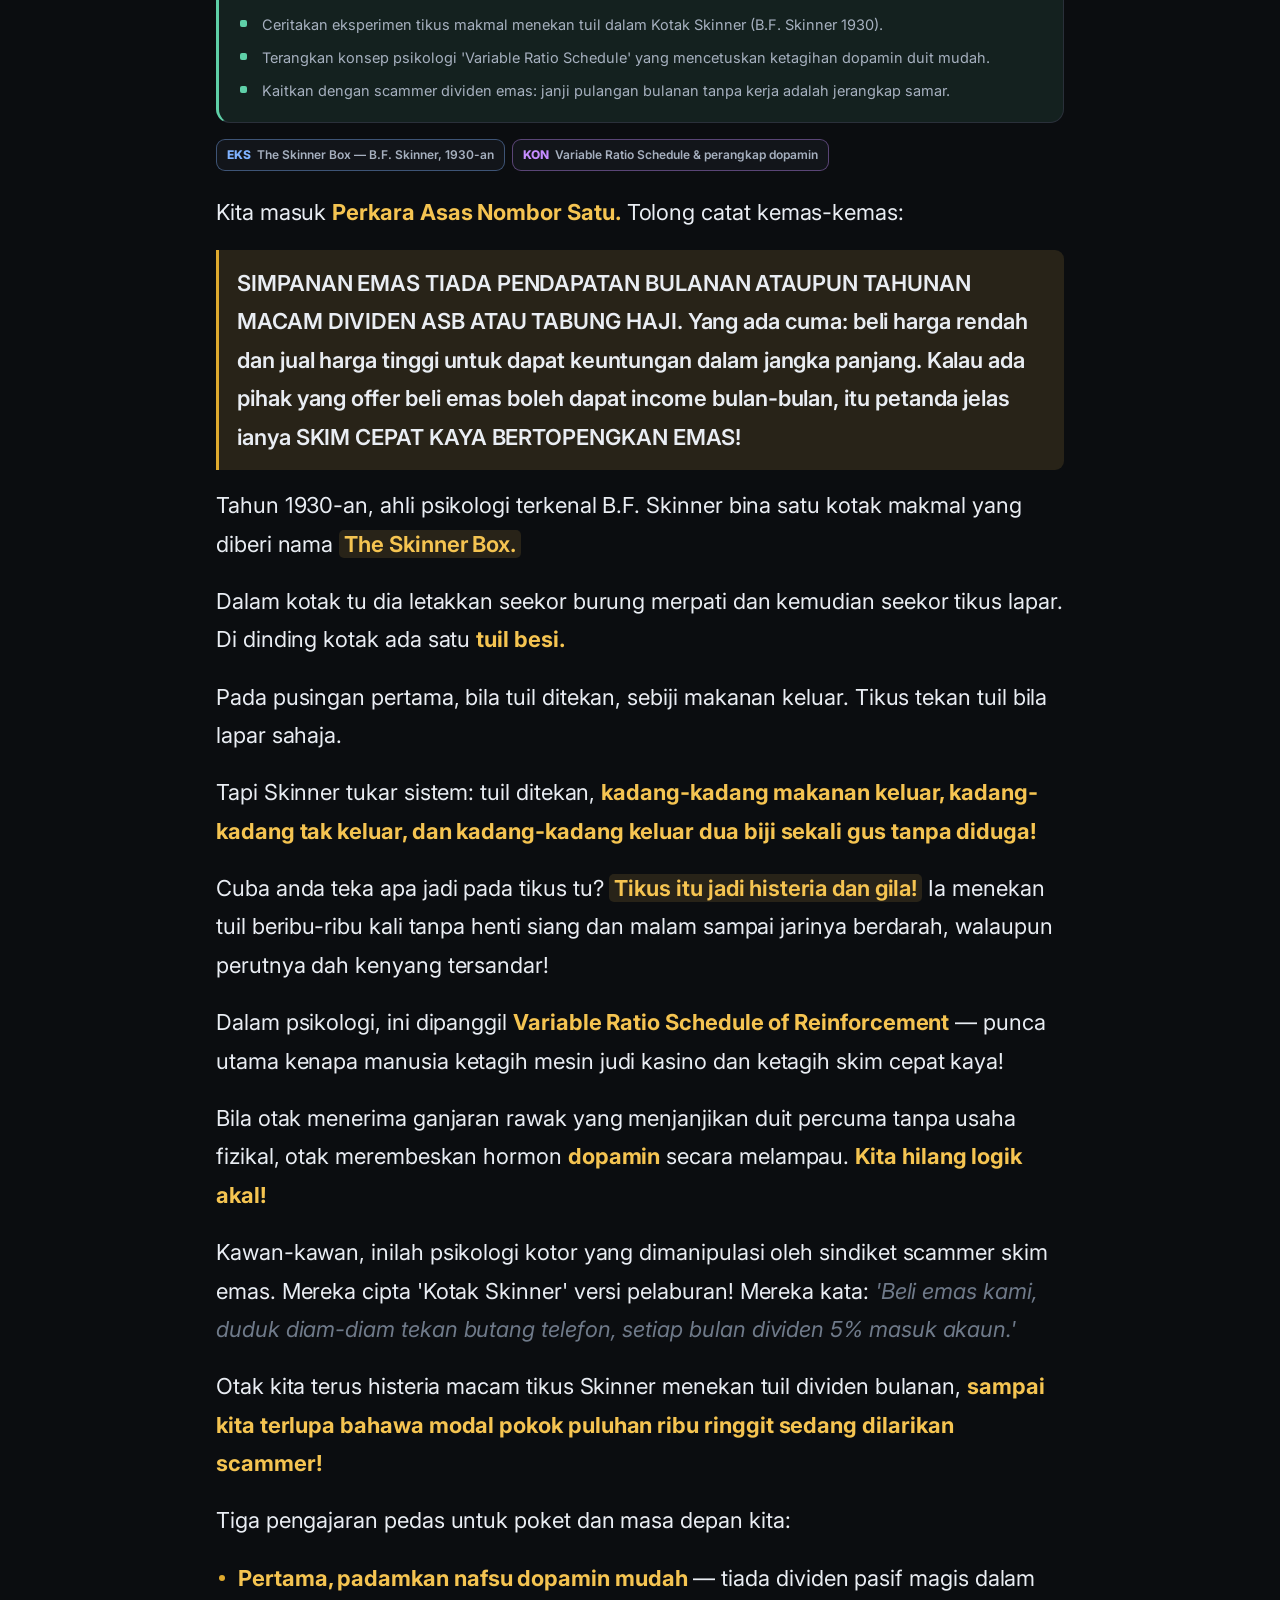
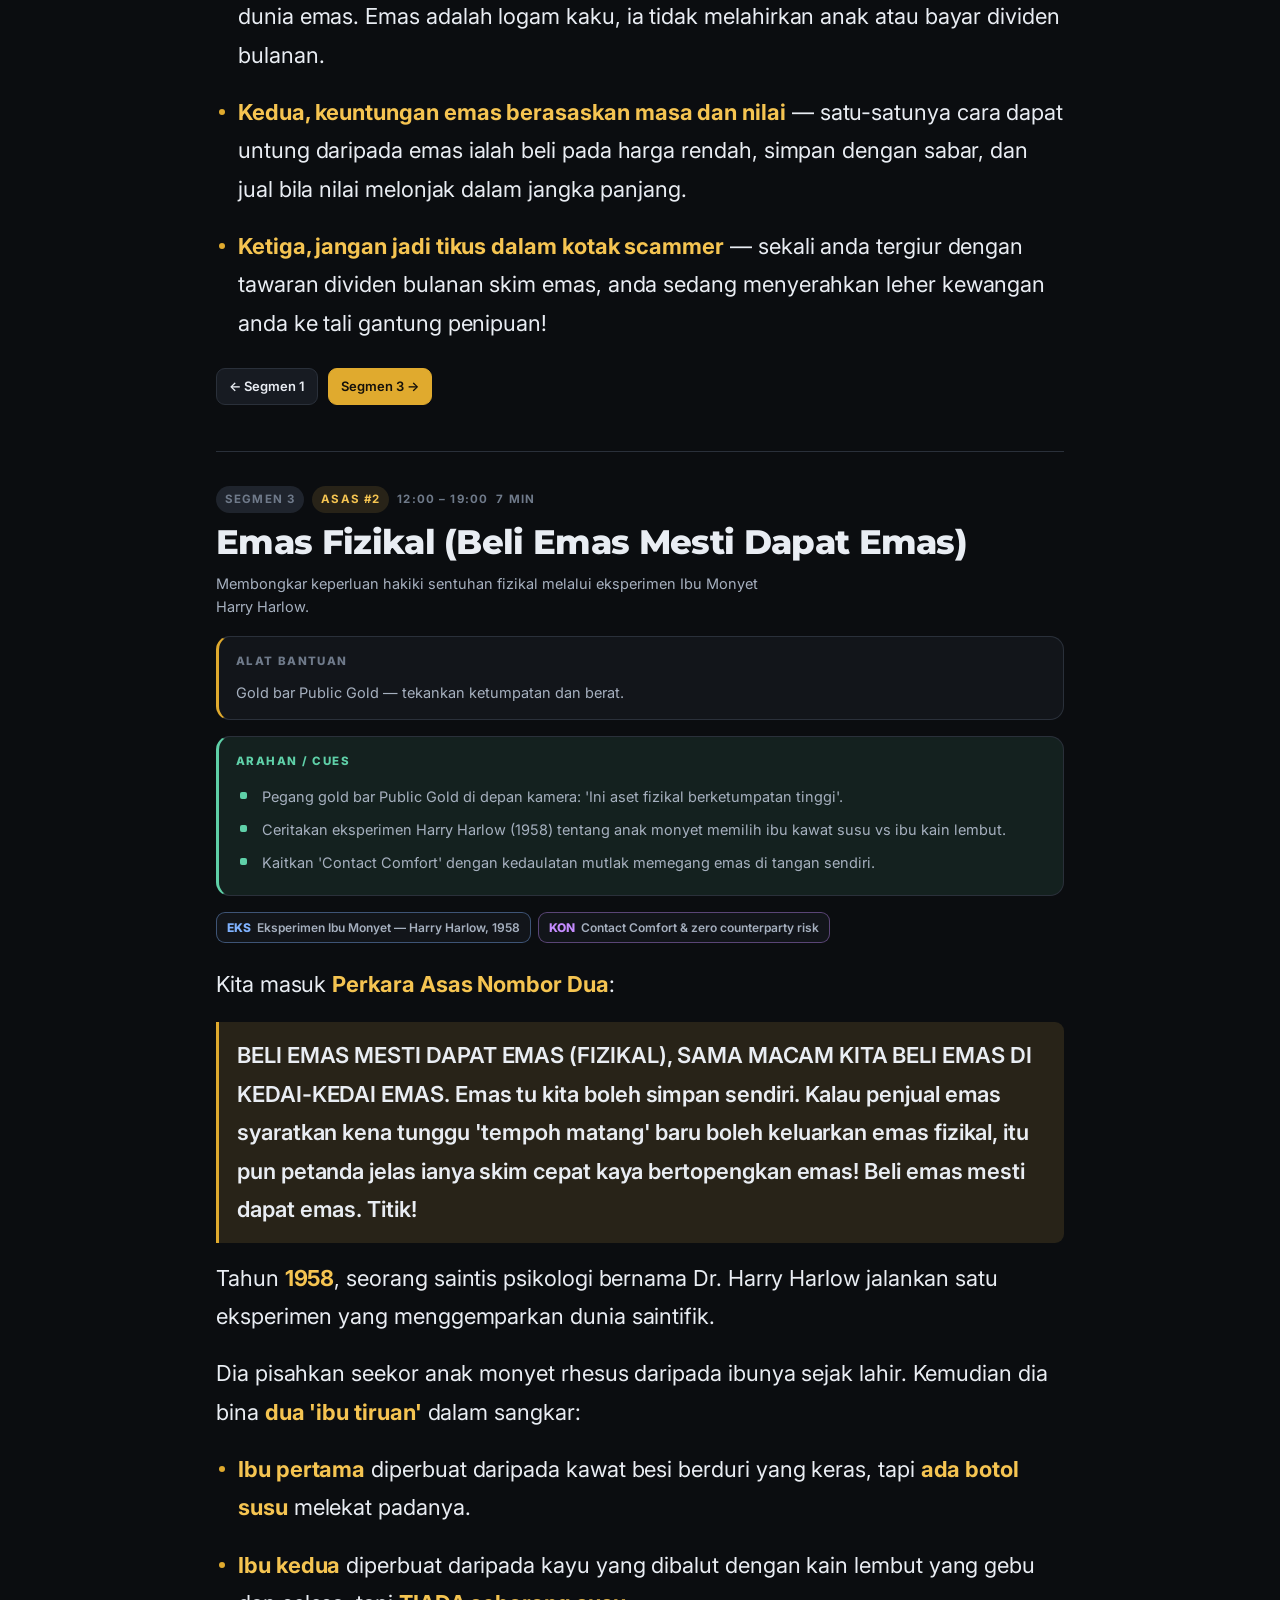
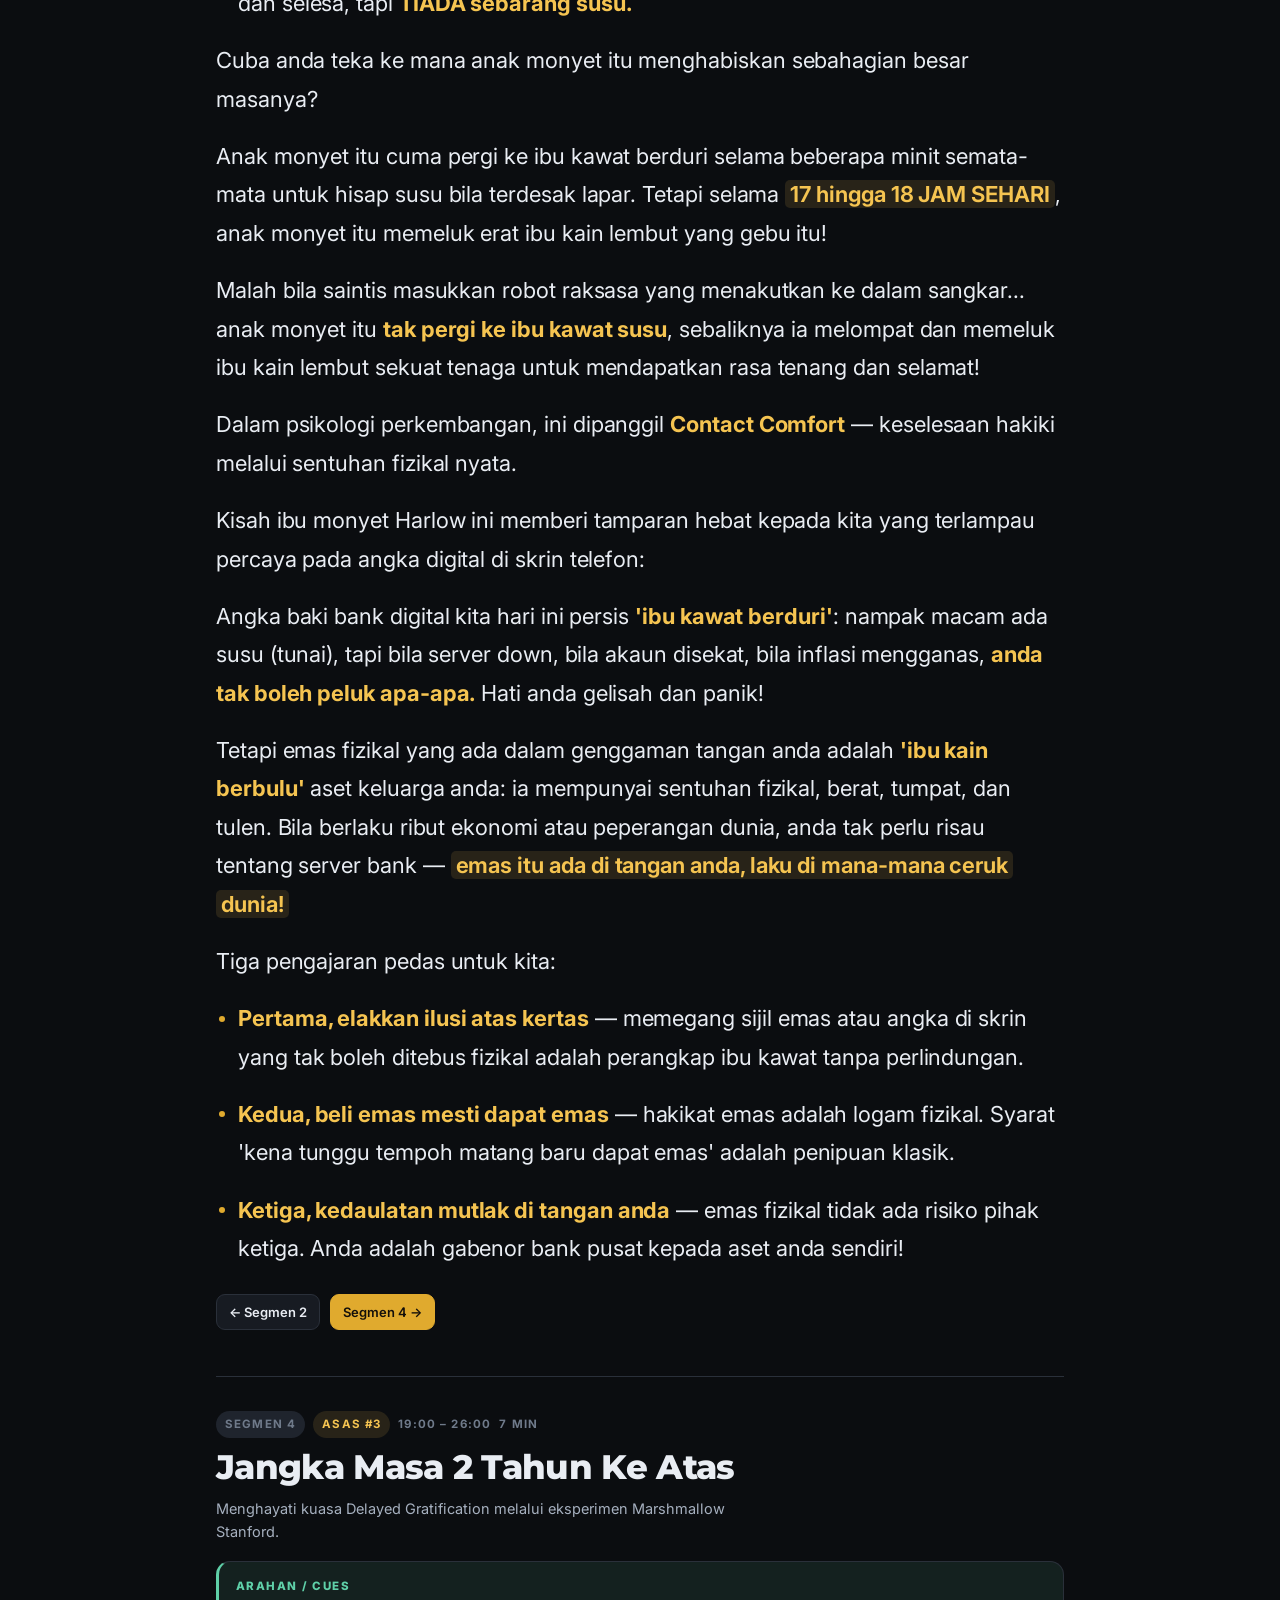
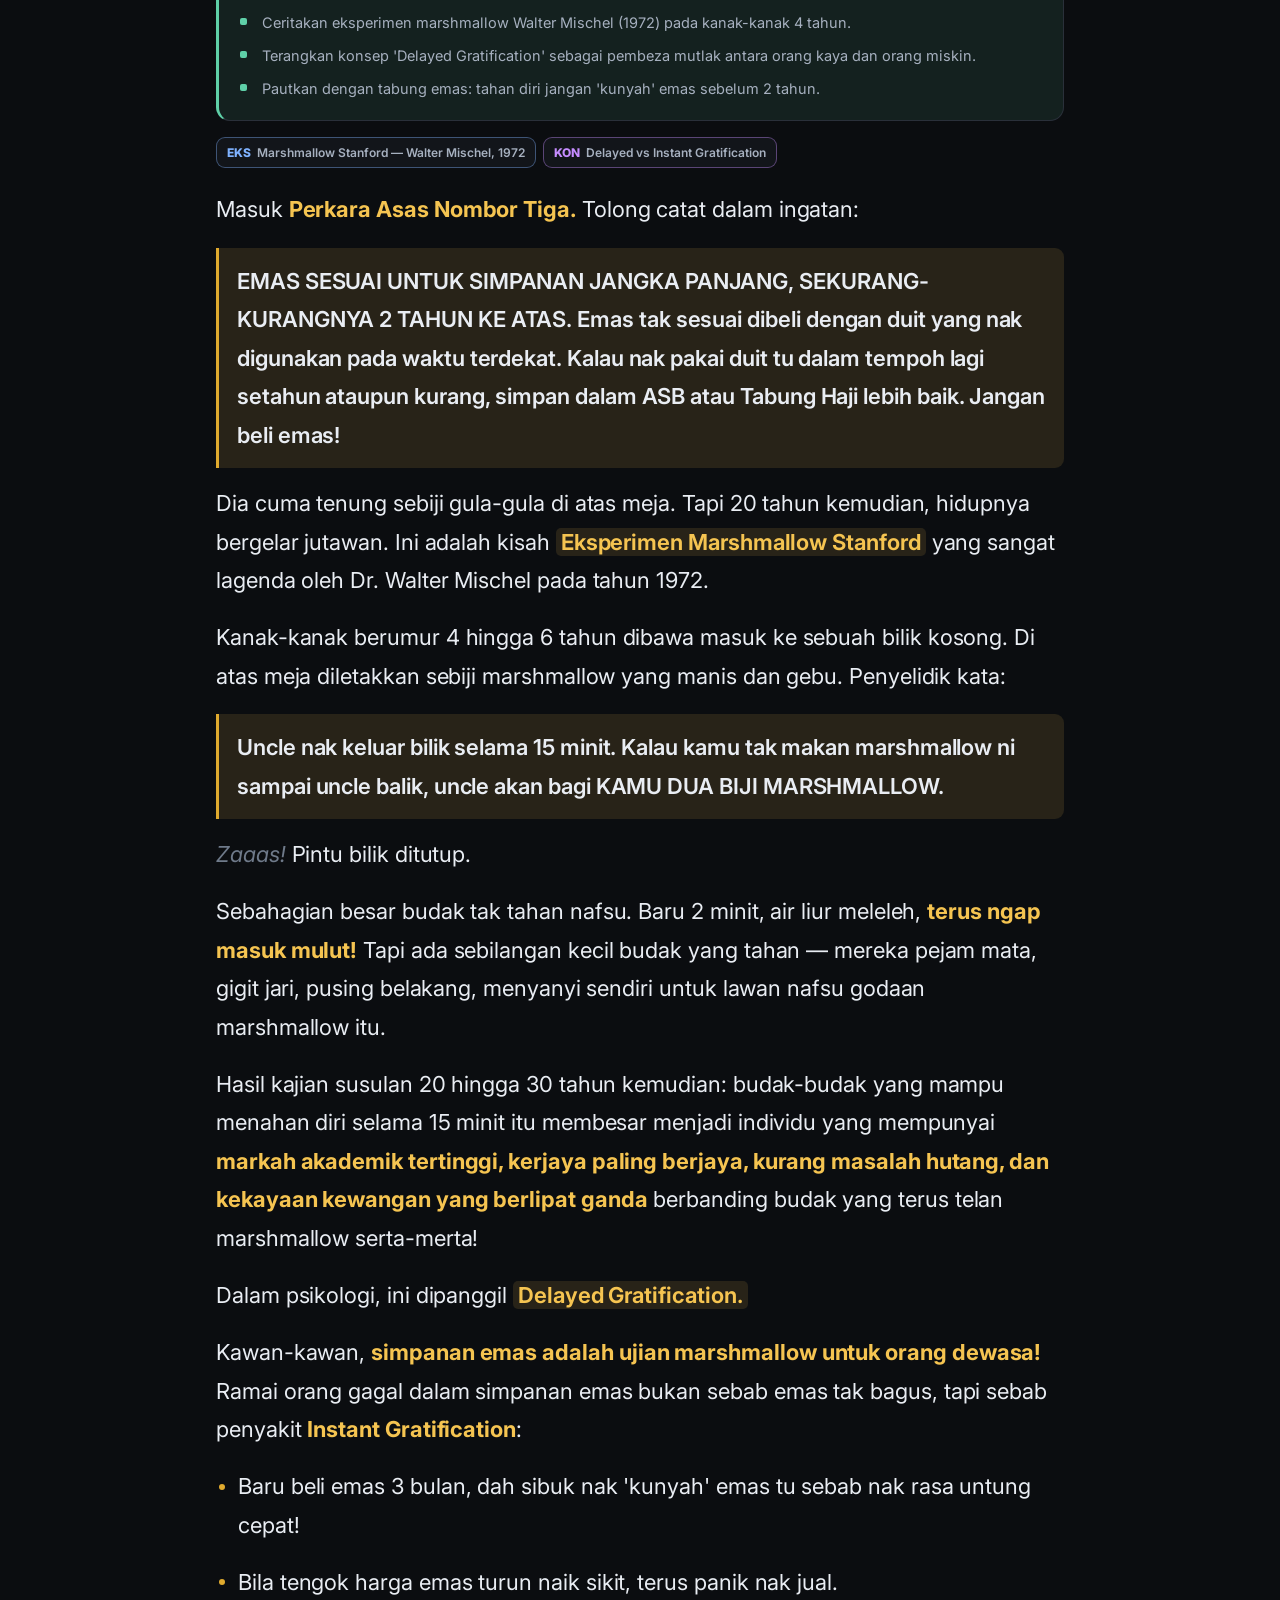
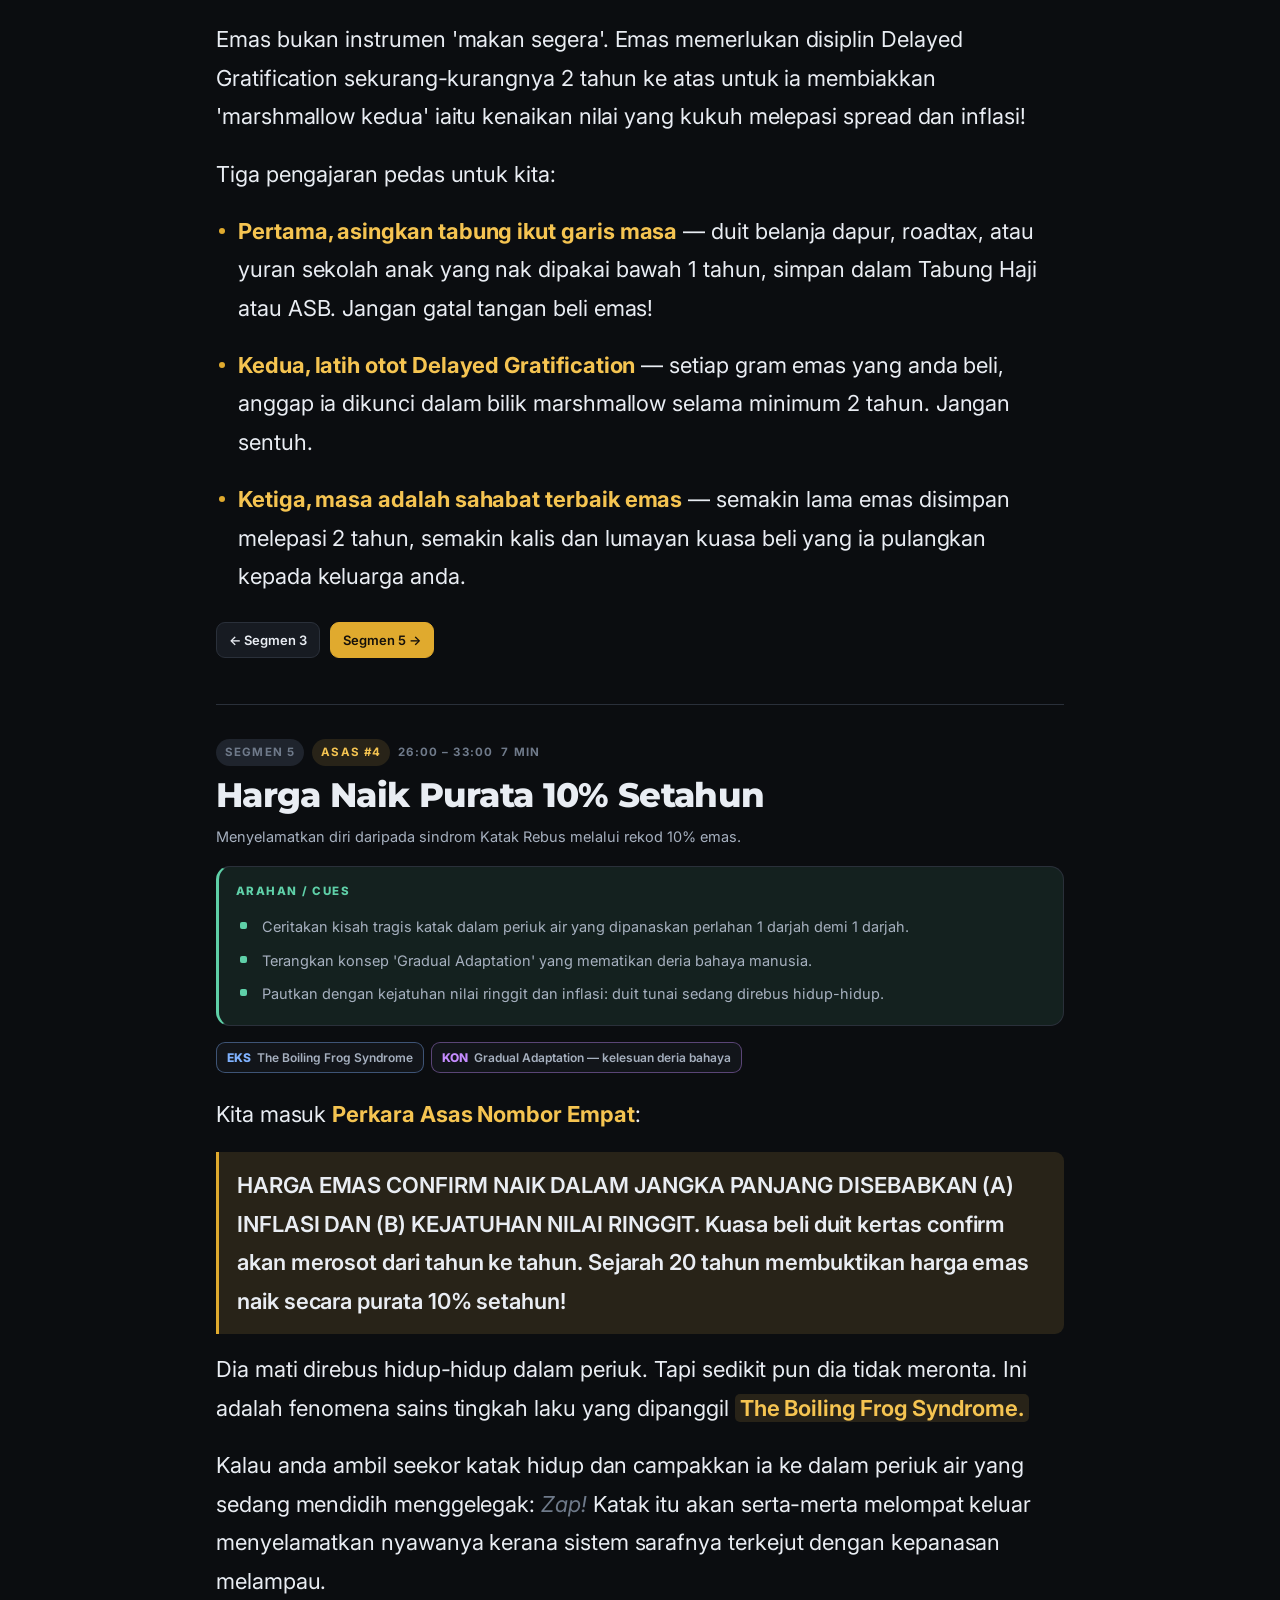
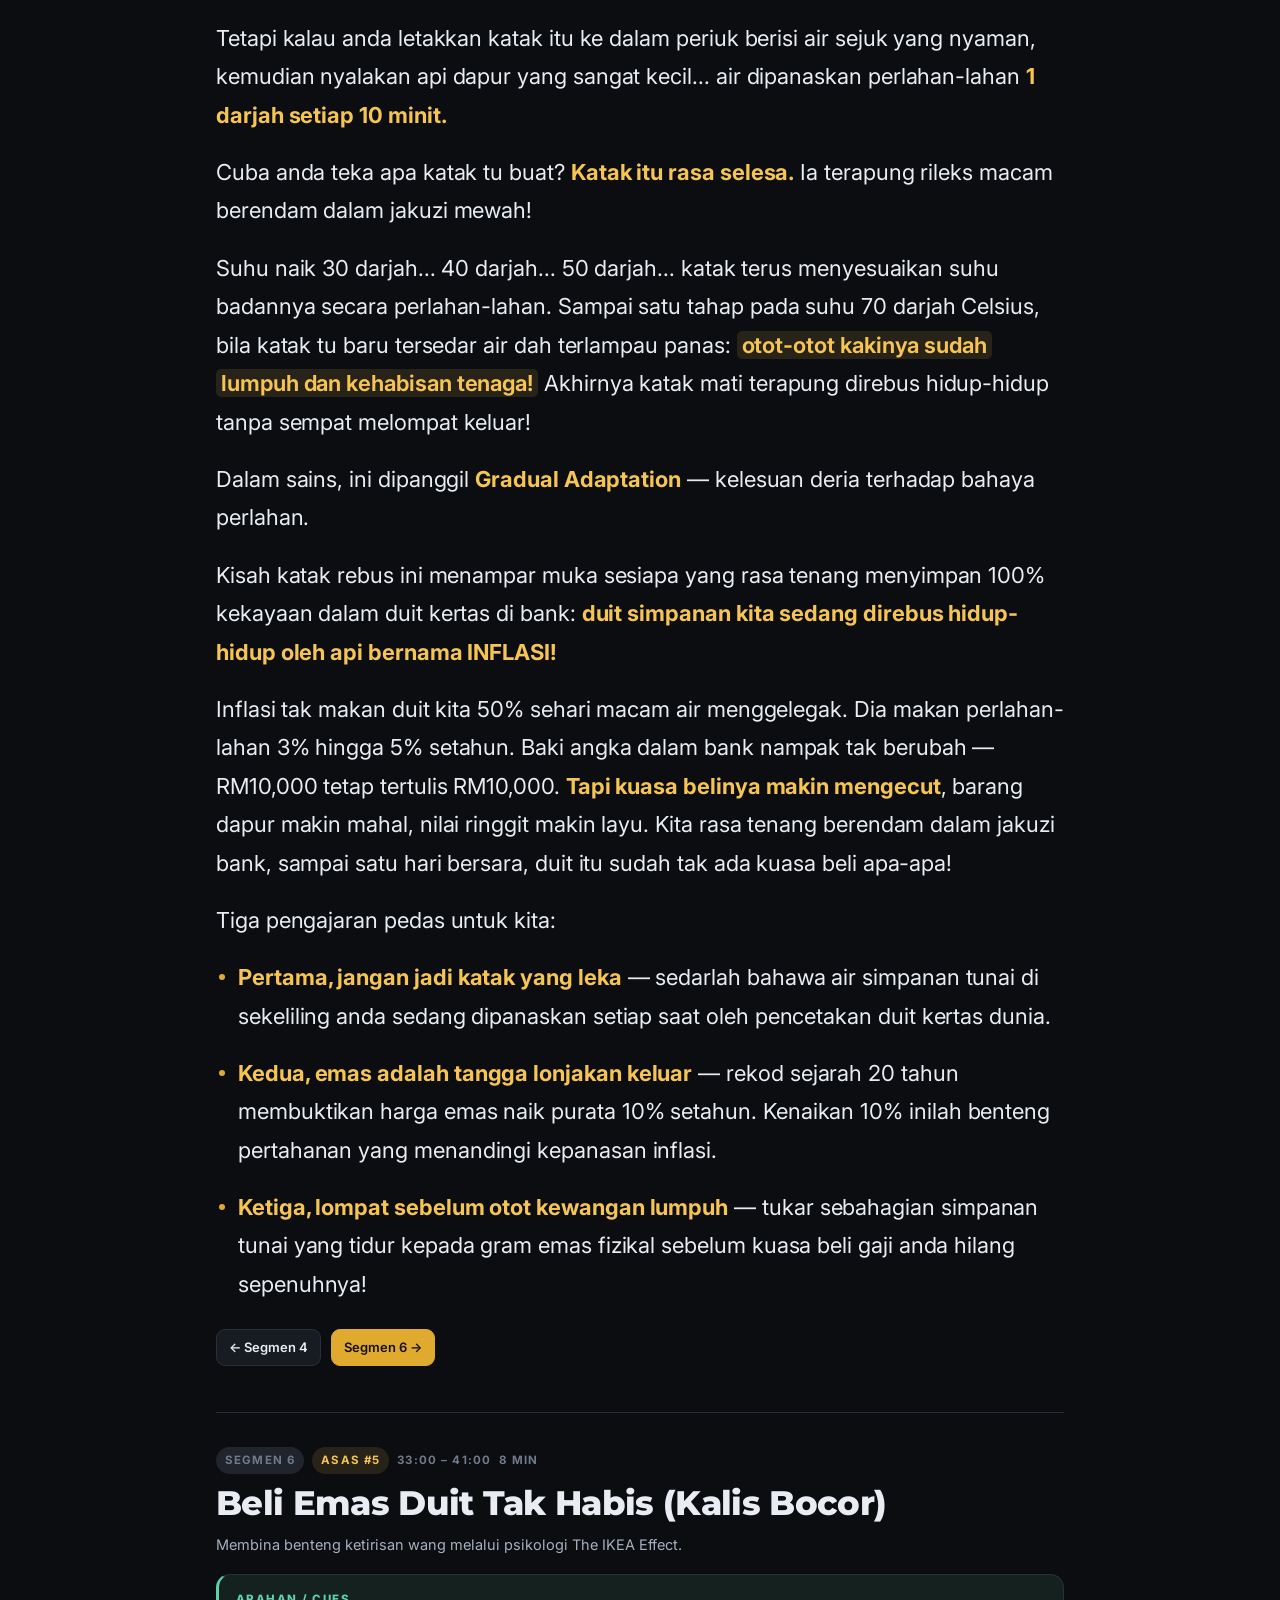
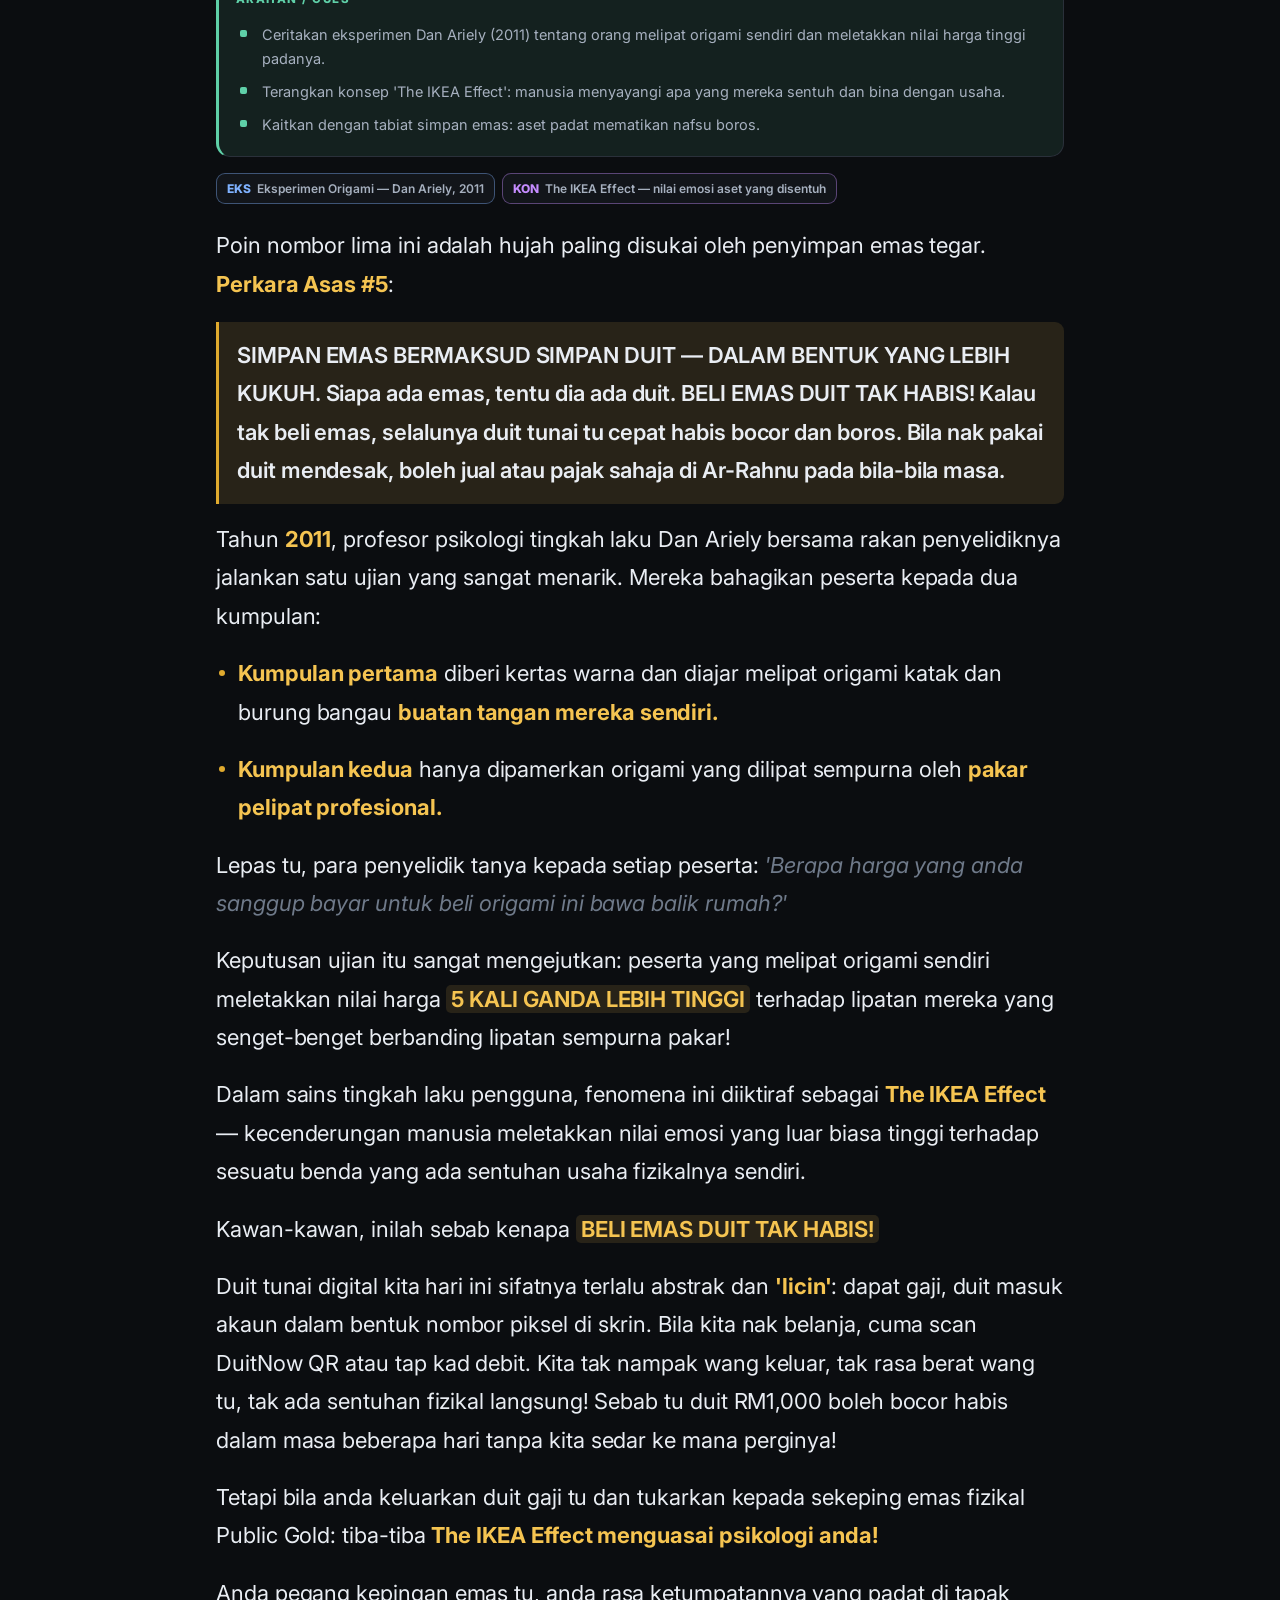
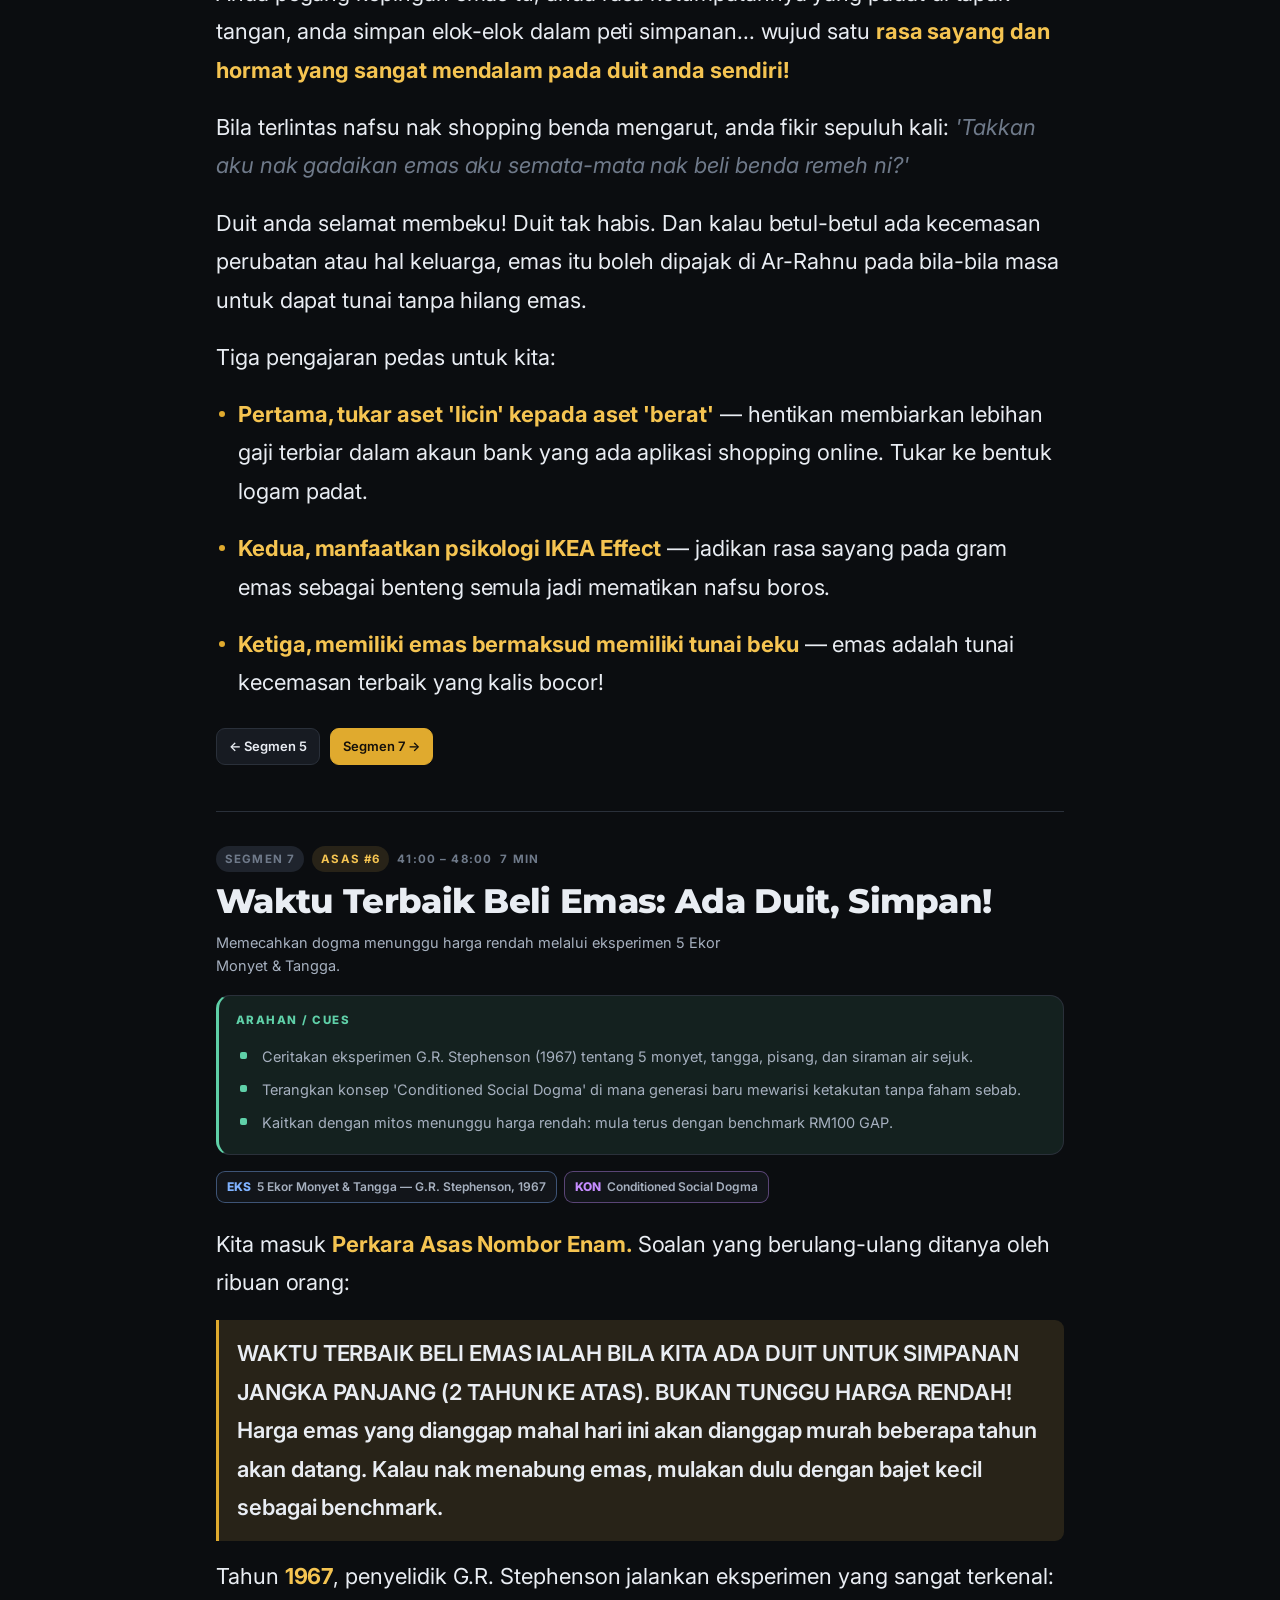
<file: live-08/index.html>
<!doctype html>
<html lang="ms" data-theme="dark" data-mode="penuh">
<head>
<meta charset="utf-8">
<meta name="viewport" content="width=device-width, initial-scale=1, viewport-fit=cover">
<title>Skrip Live — 7 Asas Simpanan Emas</title>
<meta name="description" content="Skrip lengkap live stream 1 jam: 7 Asas Simpanan Emas x Psikologi Wang &amp; Prinsip Kejayaan. Teleprompter dengan jam segmen, cue card dan mod ringkas.">
<meta name="theme-color" content="#0b0d10">
<meta name="robots" content="noindex">
<link rel="preconnect" href="https://fonts.googleapis.com">
<link rel="preconnect" href="https://fonts.gstatic.com" crossorigin>
<link href="https://fonts.googleapis.com/css2?family=Inter:wght@400;500;600;700&family=Montserrat:wght@700;800&display=swap" rel="stylesheet">
<link rel="stylesheet" href="../assets/css/style.css">
<link rel="icon" href="data:image/svg+xml,<svg xmlns='http://www.w3.org/2000/svg' viewBox='0 0 32 32'><text y='26' font-size='26'>🎙️</text></svg>">
</head>
<body>

<!-- ============ TOPBAR ============ -->
<header class="topbar no-print">
  <div class="topbar-in">
    <div class="clock" id="clock">
      <small>Jumlah</small>
      <span id="clock-val">0:00</span>
    </div>

    <div class="seg-now">
      <span id="now-label">Segmen 1</span>
      <b id="now-title">Memuatkan…</b>
    </div>

    <button class="btn icon" id="theme" title="Tukar tema" aria-label="Tukar tema">☾</button>
    <button class="btn icon" id="gear" title="Tetapan (?)" aria-label="Tetapan">⚙</button>
    <button class="btn icon primary" id="play" title="Mula / jeda (Space)" aria-label="Mula">▶</button>
  </div>
  <div class="progress" id="bar"><i></i></div>
  <div class="chips" id="chips"></div>
</header>

<!-- ============ KANDUNGAN ============ -->
<div class="wrap">

  <section class="prep no-print">
    <div class="seg-kicker" style="margin-bottom:6px">
      <span class="tag gold" id="meta-durasi">—</span>
      <span id="meta-format">—</span>
    </div>
    <h1 style="font-family:var(--font-head);font-size:clamp(26px,6.4vw,40px);line-height:1.12;margin:0 0 6px;letter-spacing:-.02em">
      <span id="judul">—</span>
    </h1>
    <p style="color:var(--gold-400);font-weight:600;margin:0 0 4px" id="subjudul">—</p>
    <p style="color:var(--text-mute);font-size:13.5px;margin:0 0 4px" id="meta-hos">—</p>

    <div class="prep-grid" style="margin-top:22px">
      <div class="box">
        <h3>Checklist sebelum go-live</h3>
        <ul class="checklist" id="props"></ul>
      </div>
      <div class="box">
        <h3>Rujukan teras</h3>
        <ul class="rujukan-list" id="rujukan-teras"></ul>
        <div style="margin-top:16px;display:flex;gap:8px;flex-wrap:wrap">
          <button class="btn" data-mode-btn="penuh">Penuh</button>
          <button class="btn" data-mode-btn="skrip">Skrip saja</button>
          <button class="btn" data-mode-btn="ringkas">Ringkas</button>
          <button class="btn" onclick="window.print()">Cetak / PDF</button>
        </div>
      </div>
    </div>
  </section>

  <main>
    <div id="loading" style="padding:40px 0;color:var(--text-mute)">Memuatkan skrip…</div>
    <div id="segmen"></div>
  </main>

  <footer class="foot no-print">
    <p style="margin:0 0 6px"><a href="../">← Semua skrip live</a></p>
    <p style="margin:0">Taufik Musa · Authorized Dealer Public Gold PG00359605 · <code>live.taufik.fyi</code></p>
  </footer>
</div>

<!-- ============ BAR BAWAH ============ -->
<div class="bottombar no-print">
 <div class="bottombar-in">
  <button class="btn" id="prev" title="Segmen sebelum (←)">←</button>
  <button class="btn" id="next" title="Segmen seterusnya (→)">→</button>
  <div class="segtime" id="segtime">
    <small>Baki segmen</small>
    <span id="segtime-val">0:00</span>
  </div>
  <div class="spacer"></div>
  <button class="btn" id="scroll" title="Auto-scroll (S)">Auto-scroll</button>
  <button class="btn" id="reset" title="Reset jam (R)">Reset</button>
 </div>
</div>

<!-- ============ TETAPAN ============ -->
<div class="sheet" id="sheet" role="dialog" aria-label="Tetapan">
  <div class="sheet-in">
    <h3>Tetapan</h3>

    <div class="row">
      <span class="lbl">Saiz teks skrip</span>
      <input type="range" id="rng-size" min="15" max="46" step="1">
      <span id="val-size" style="font-size:13px;color:var(--text-mute);min-width:52px;text-align:right">22px</span>
    </div>

    <div class="row">
      <span class="lbl">Laju auto-scroll</span>
      <input type="range" id="rng-speed" min="4" max="120" step="2">
      <span id="val-speed" style="font-size:13px;color:var(--text-mute);min-width:62px;text-align:right">28 px/s</span>
    </div>

    <div class="row">
      <span class="lbl">Paparan</span>
      <div class="seg-btns">
        <button class="btn" data-mode-btn="penuh">Penuh</button>
        <button class="btn" data-mode-btn="skrip">Skrip</button>
        <button class="btn" data-mode-btn="ringkas">Ringkas</button>
      </div>
    </div>

    <div class="kbd-help">
      <kbd>Space</kbd> mula/jeda &nbsp; <kbd>←</kbd><kbd>→</kbd> segmen &nbsp; <kbd>1</kbd>–<kbd>9</kbd> lompat<br>
      <kbd>+</kbd><kbd>−</kbd> saiz teks &nbsp; <kbd>S</kbd> auto-scroll &nbsp; <kbd>F</kbd> skrin penuh &nbsp; <kbd>R</kbd> reset
    </div>

    <div style="margin-top:18px;text-align:right">
      <button class="btn primary" data-close>Tutup</button>
    </div>
  </div>
</div>

<script>window.LIVE_ID = 'live-08';</script>
<script src="../assets/js/app.js"></script>
</body>
</html>
</file>
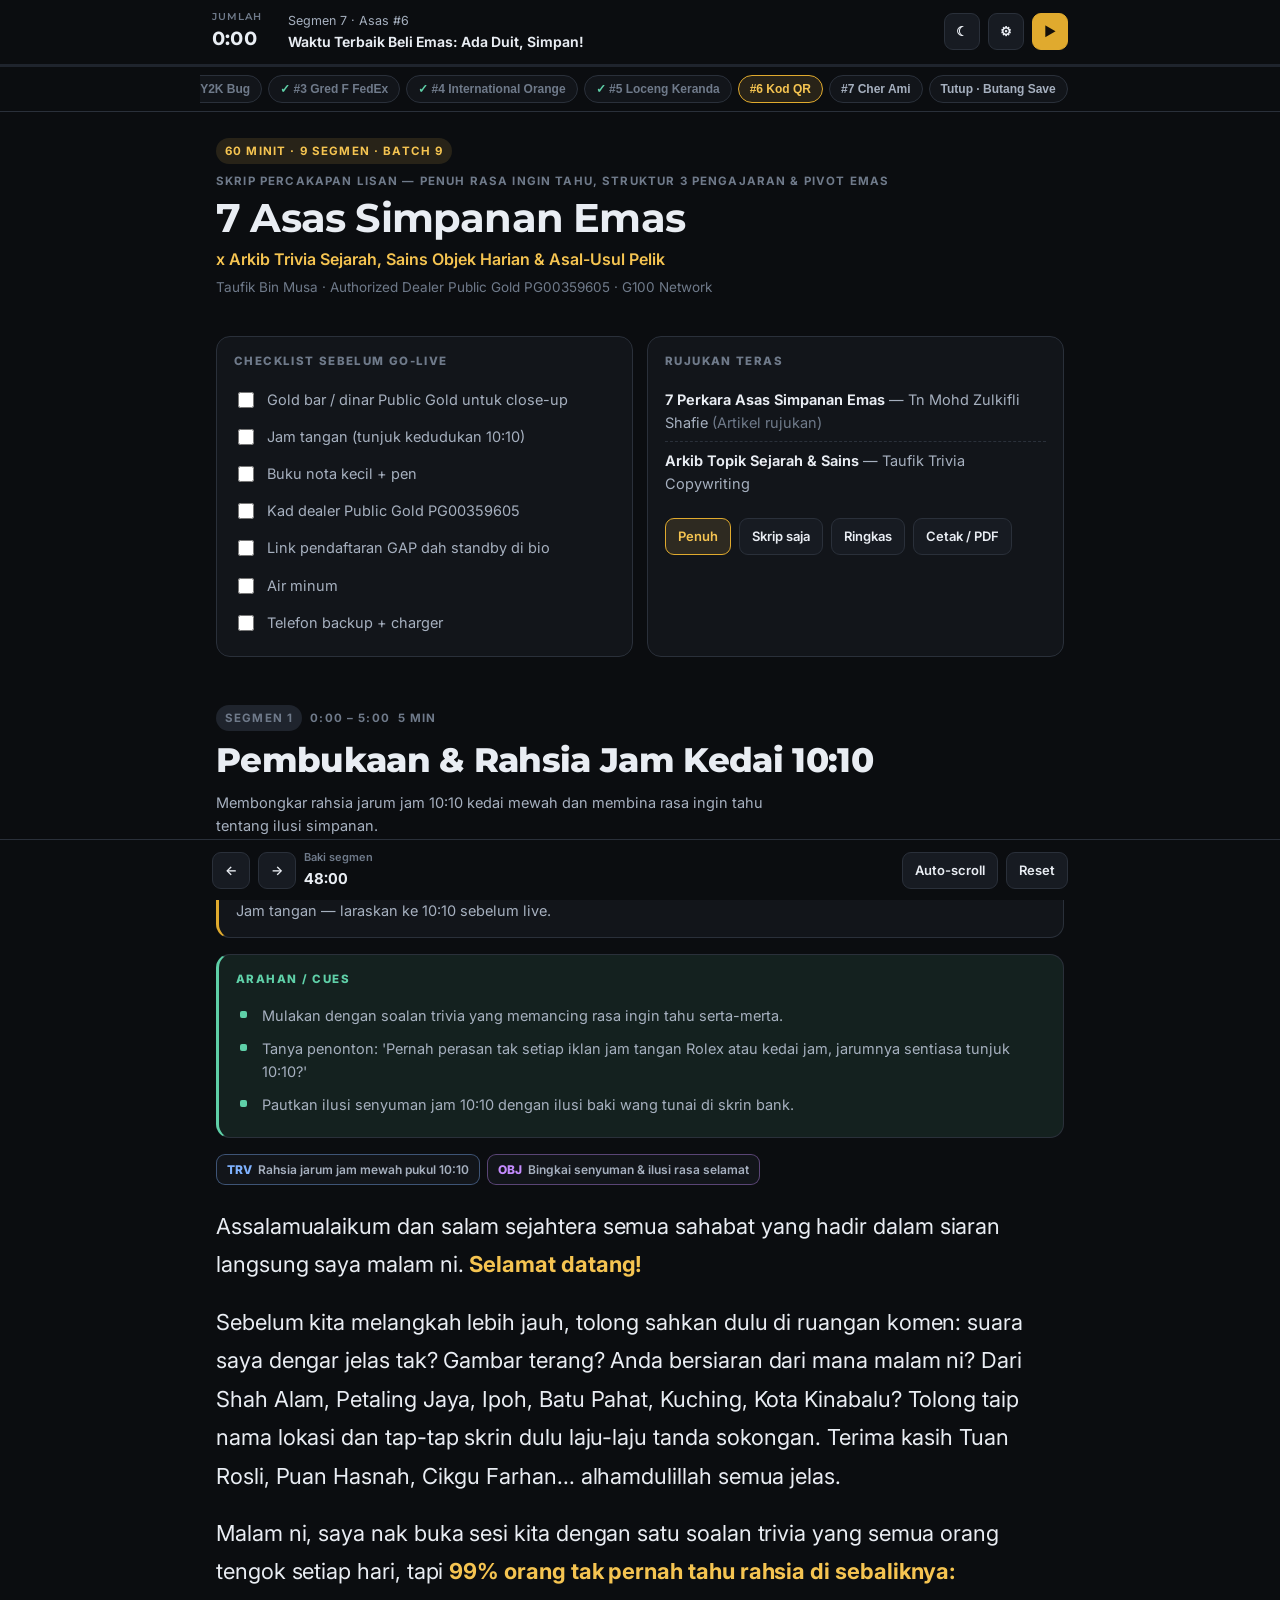
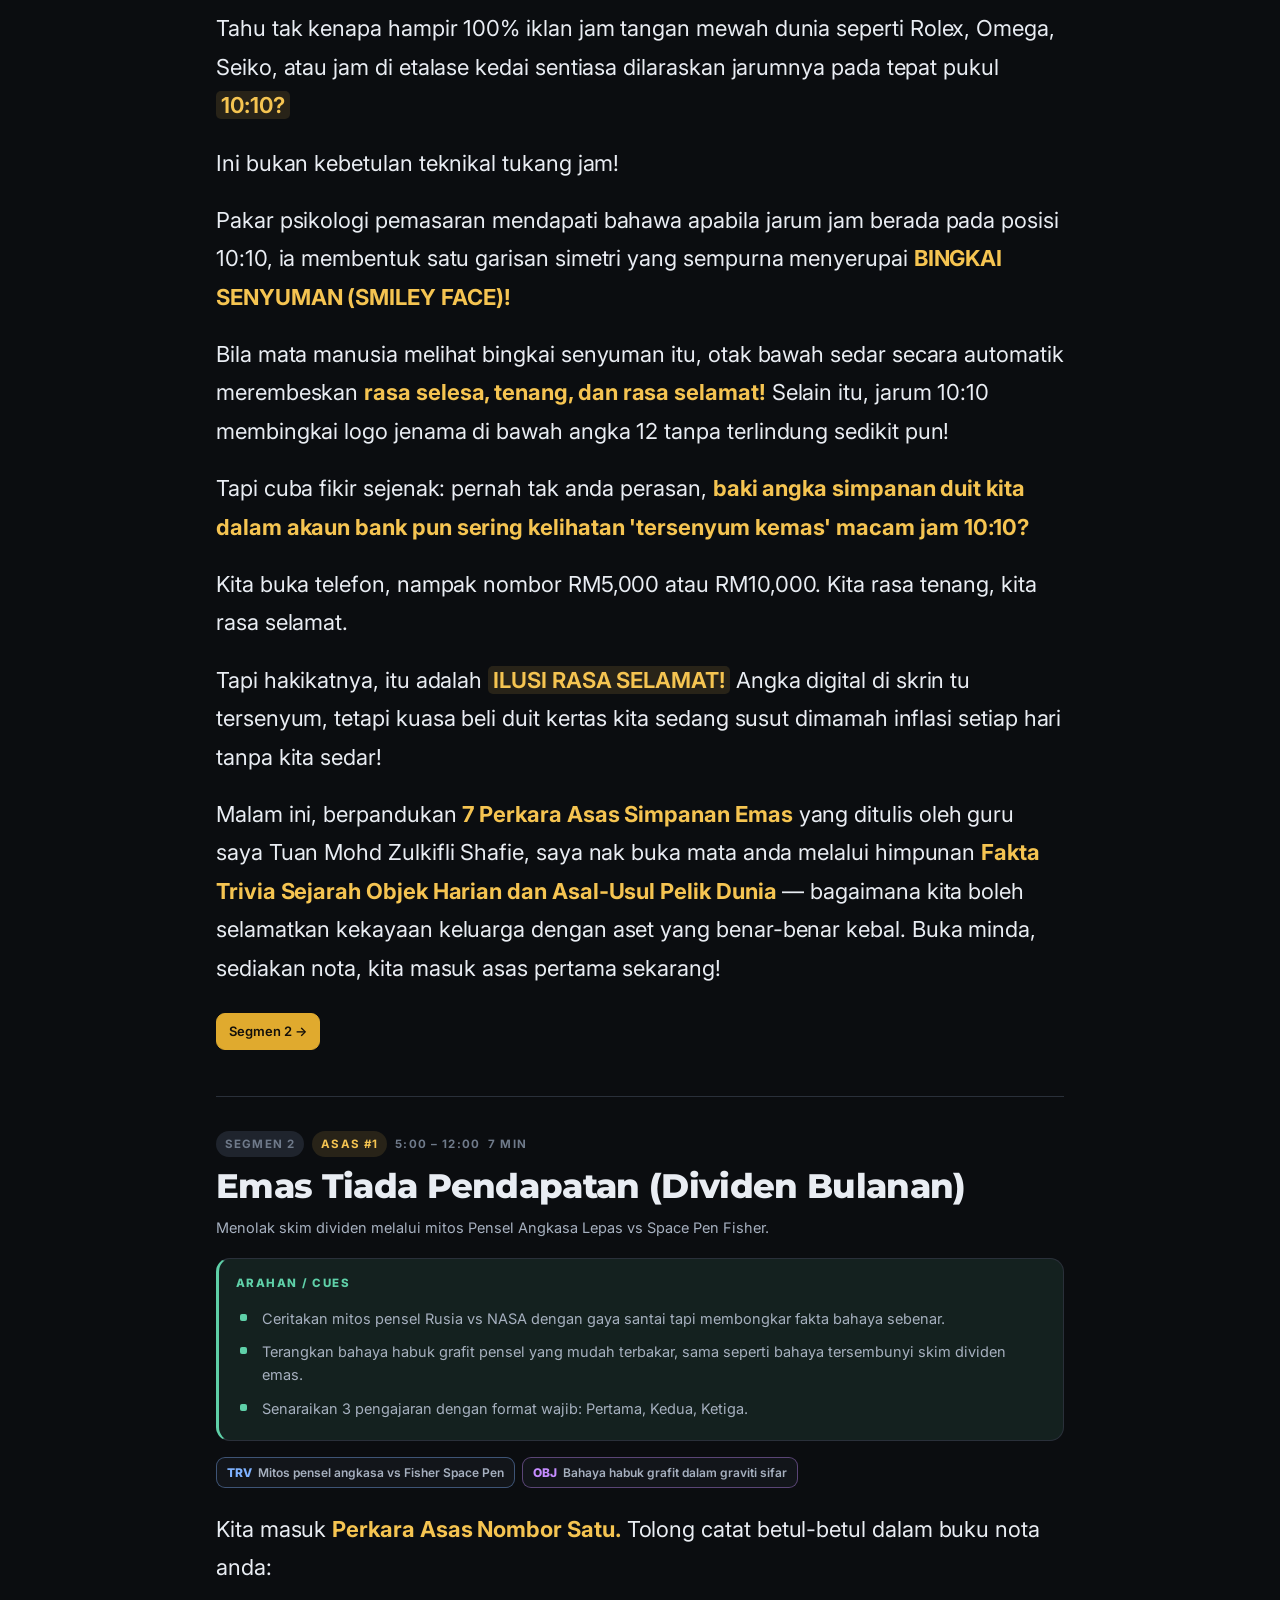
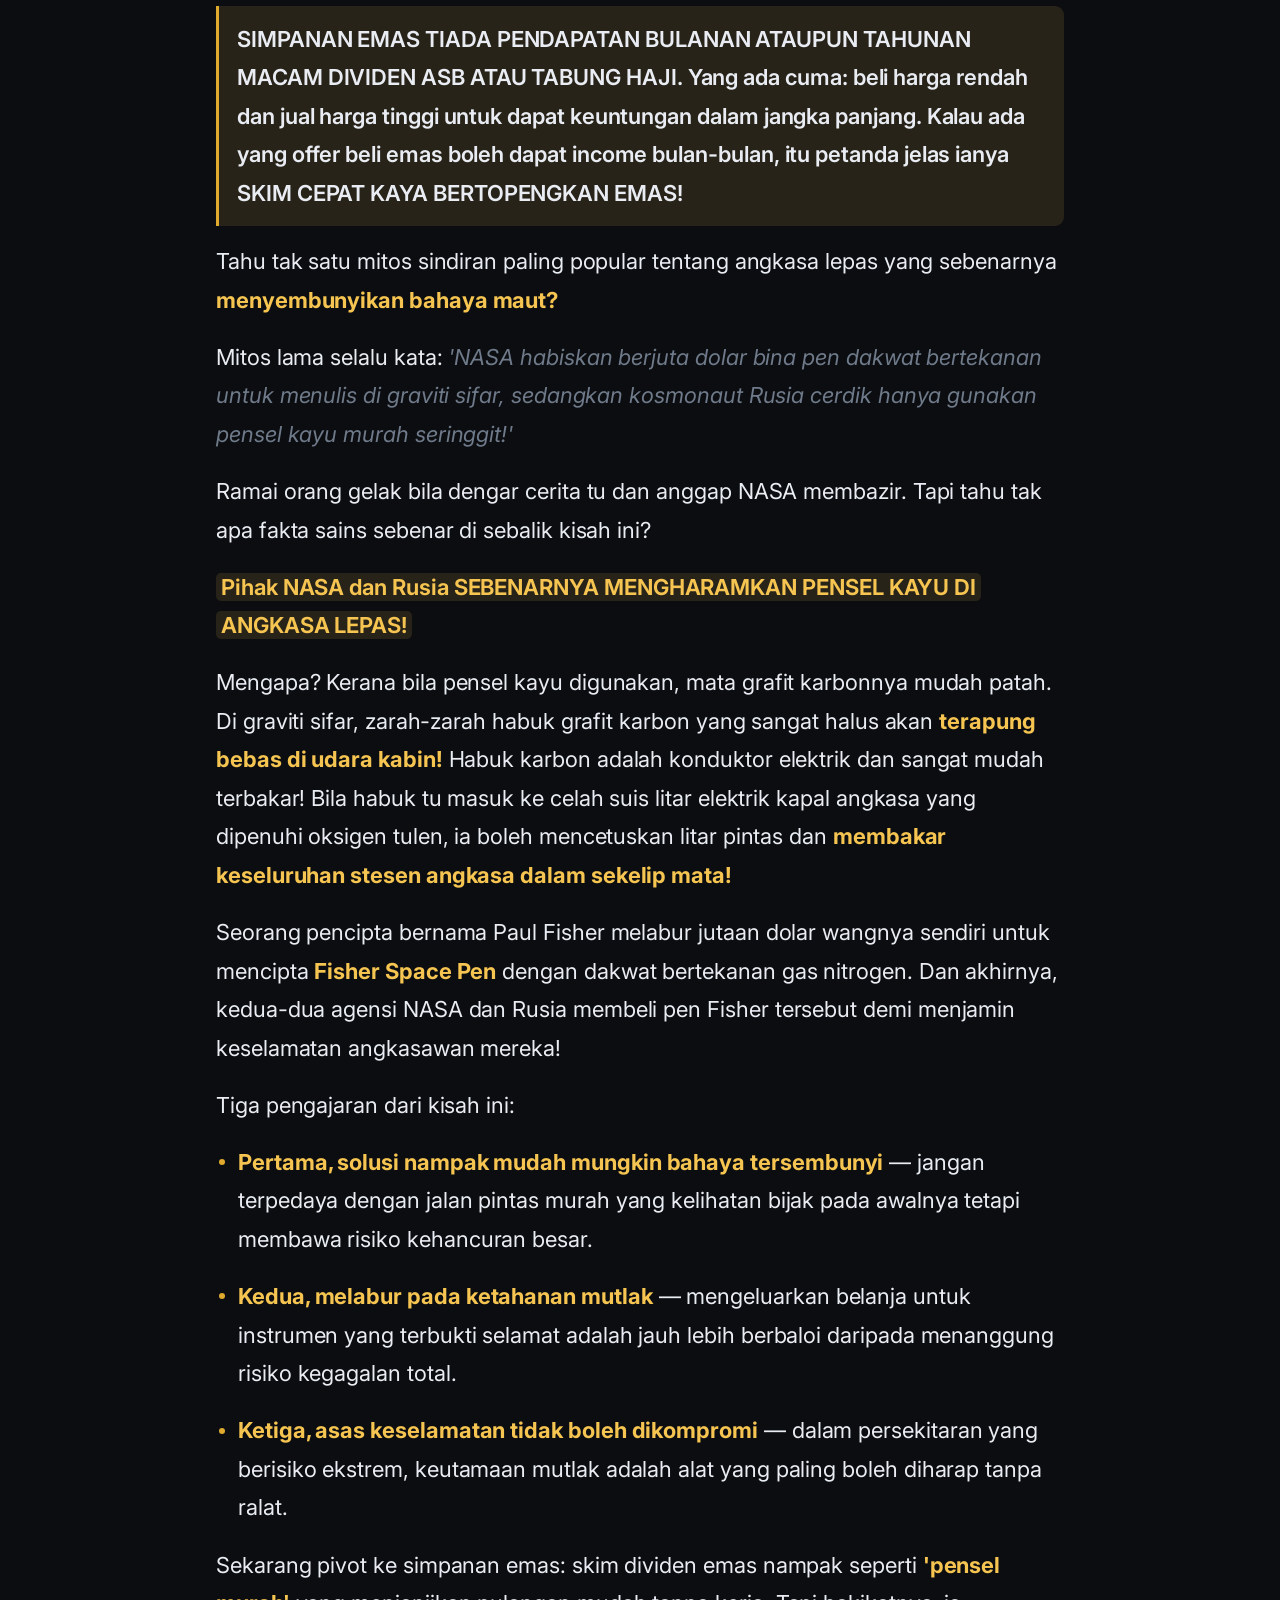
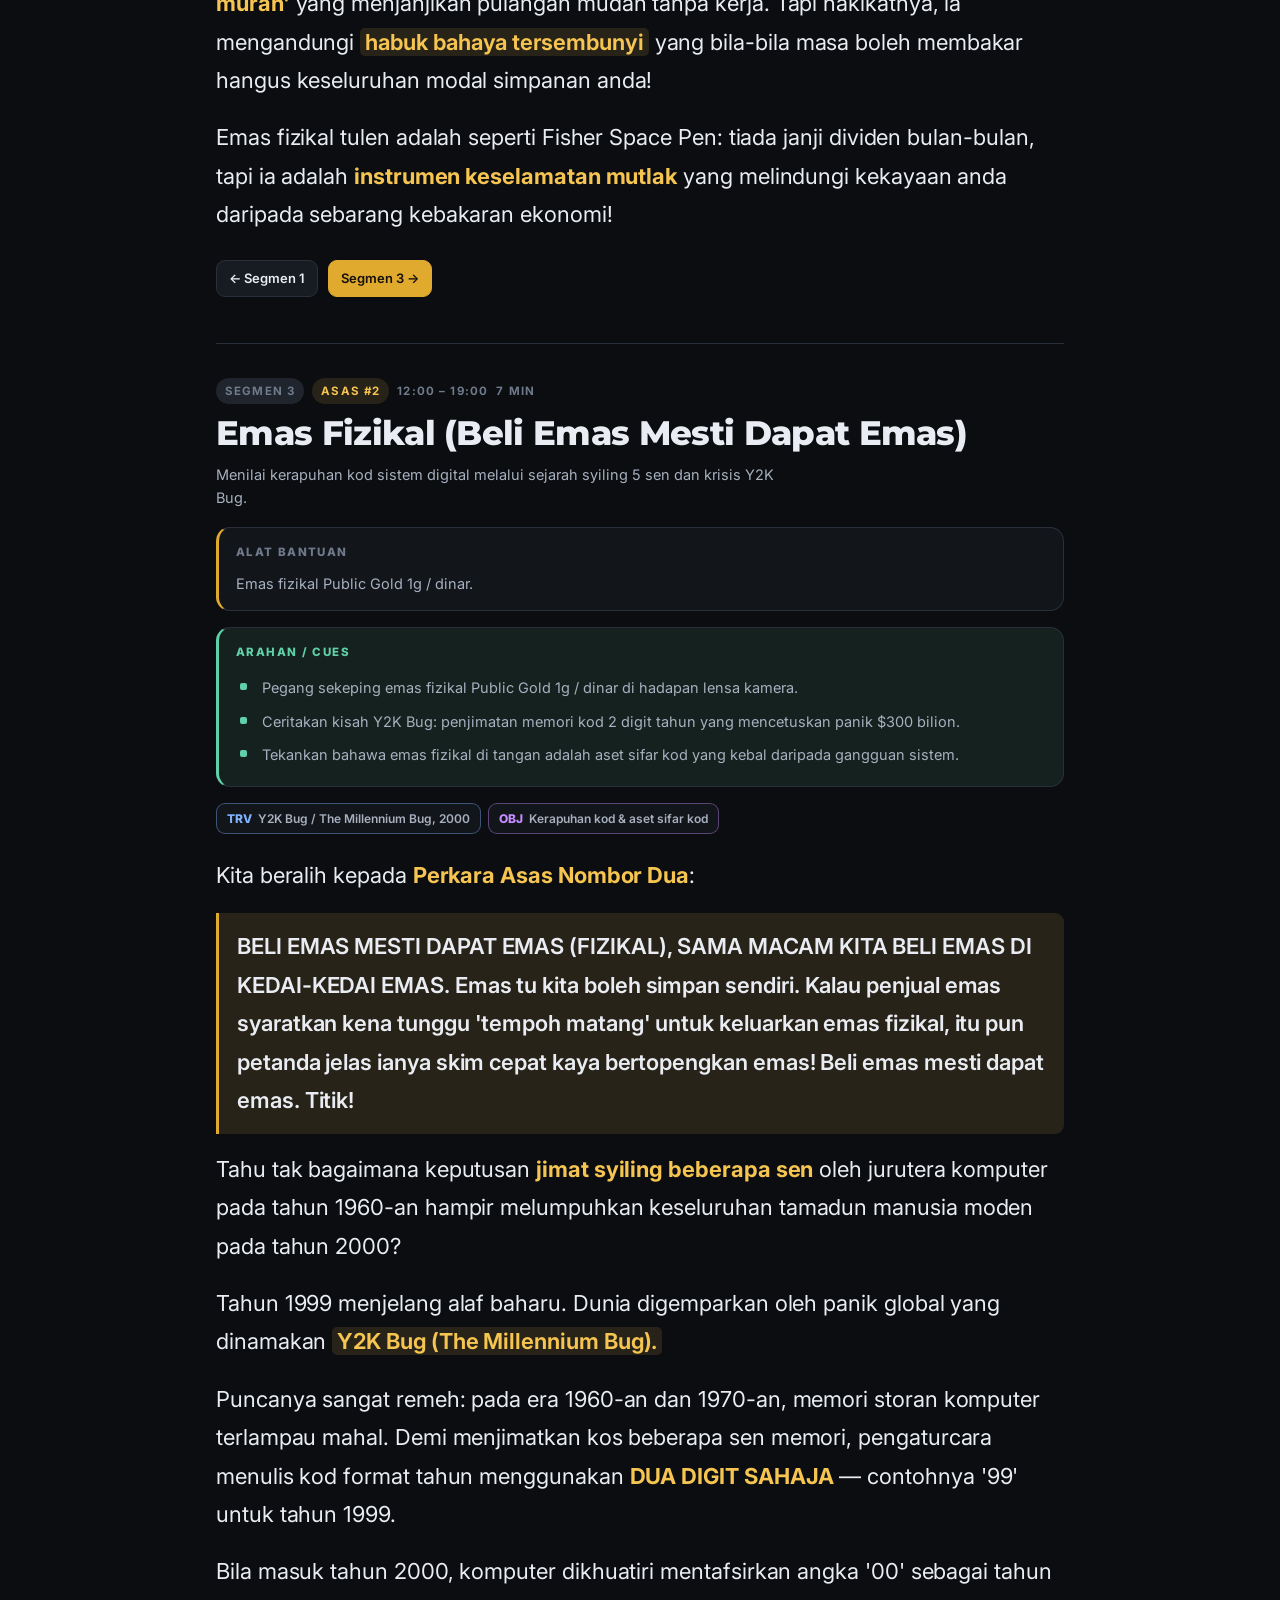
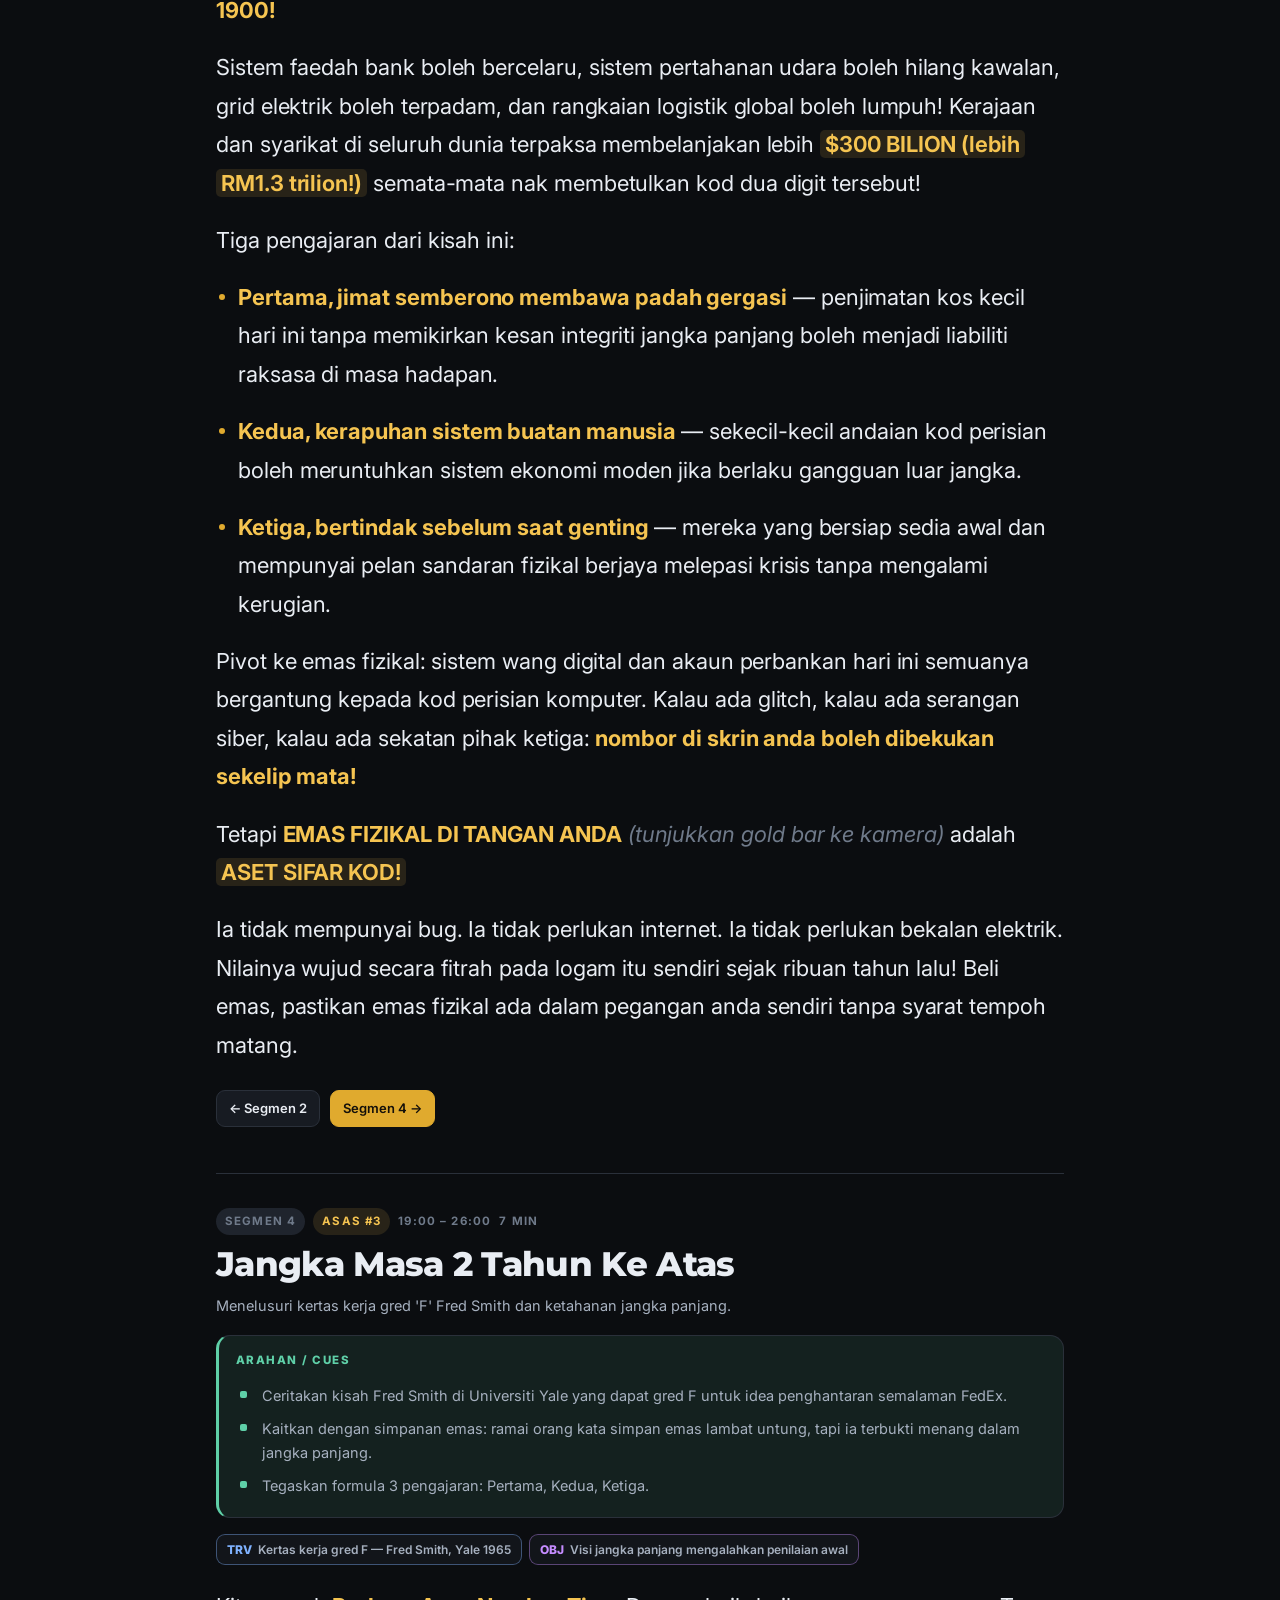
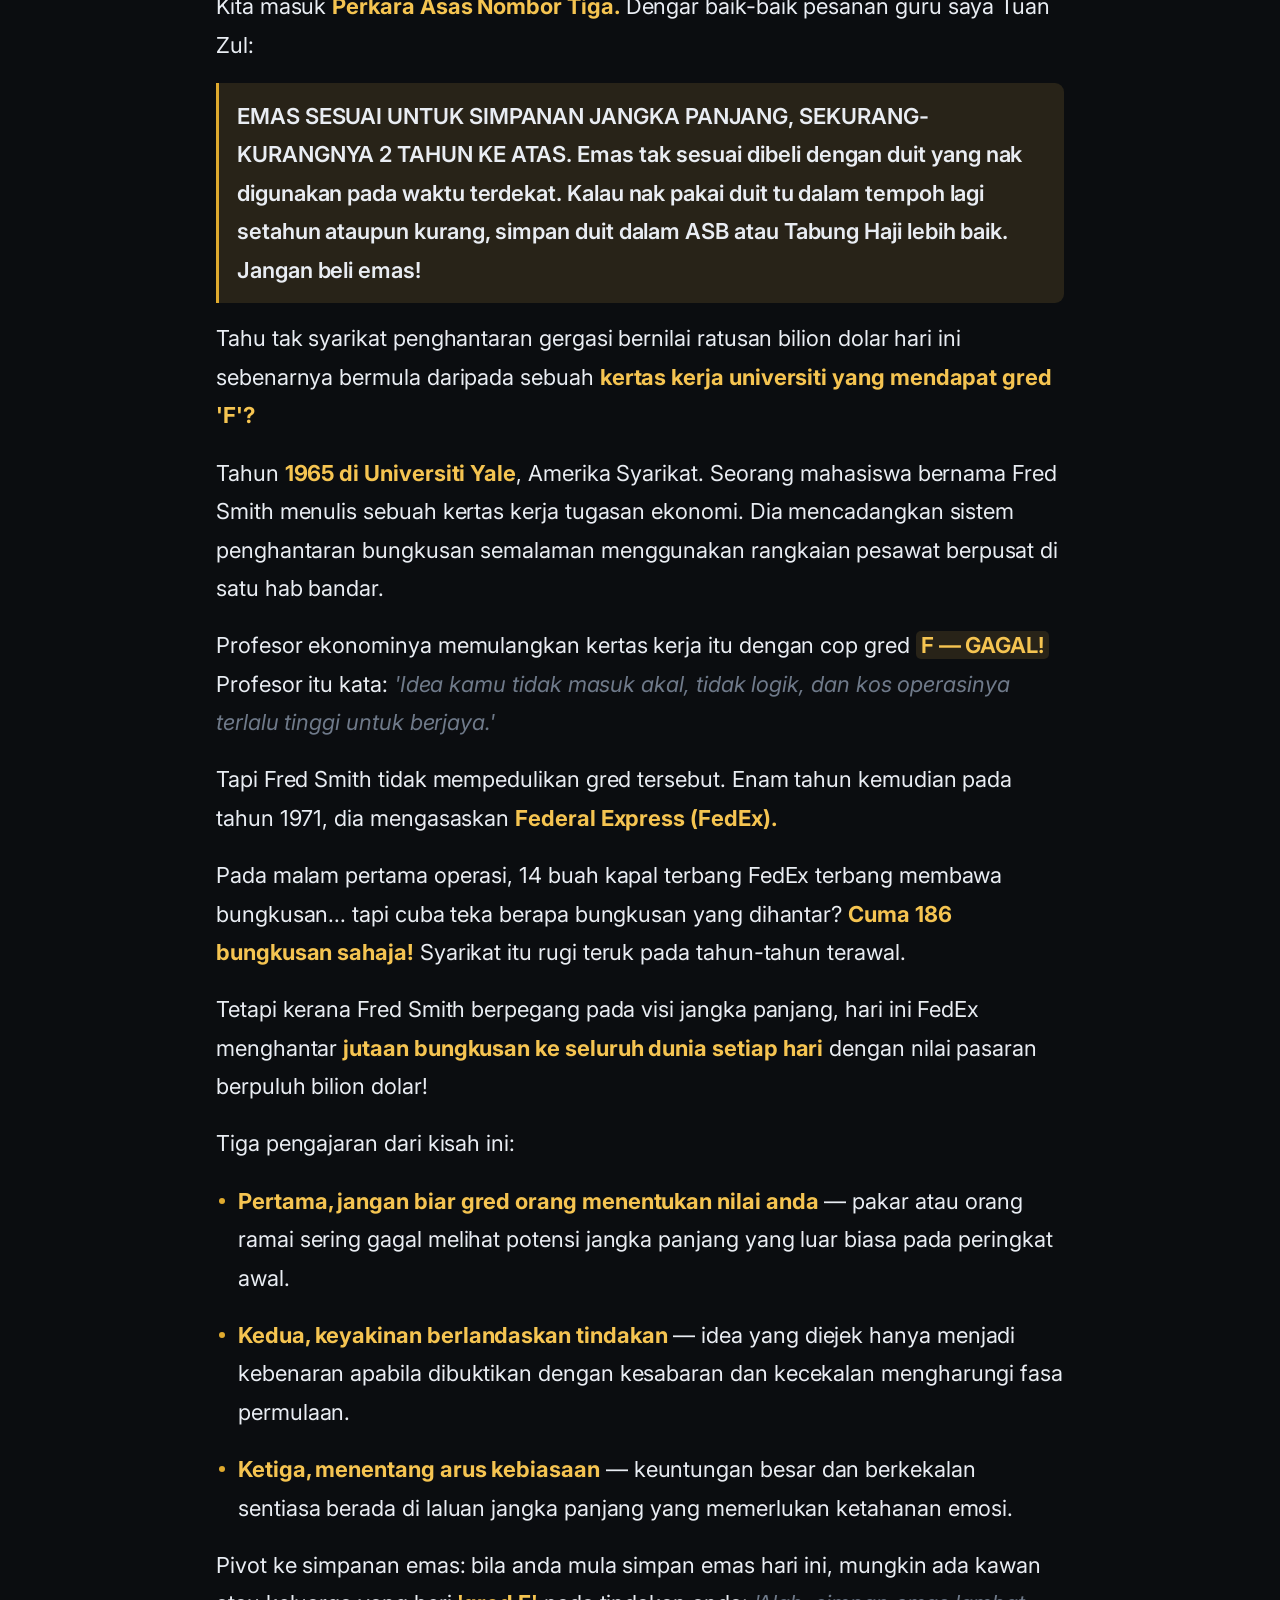
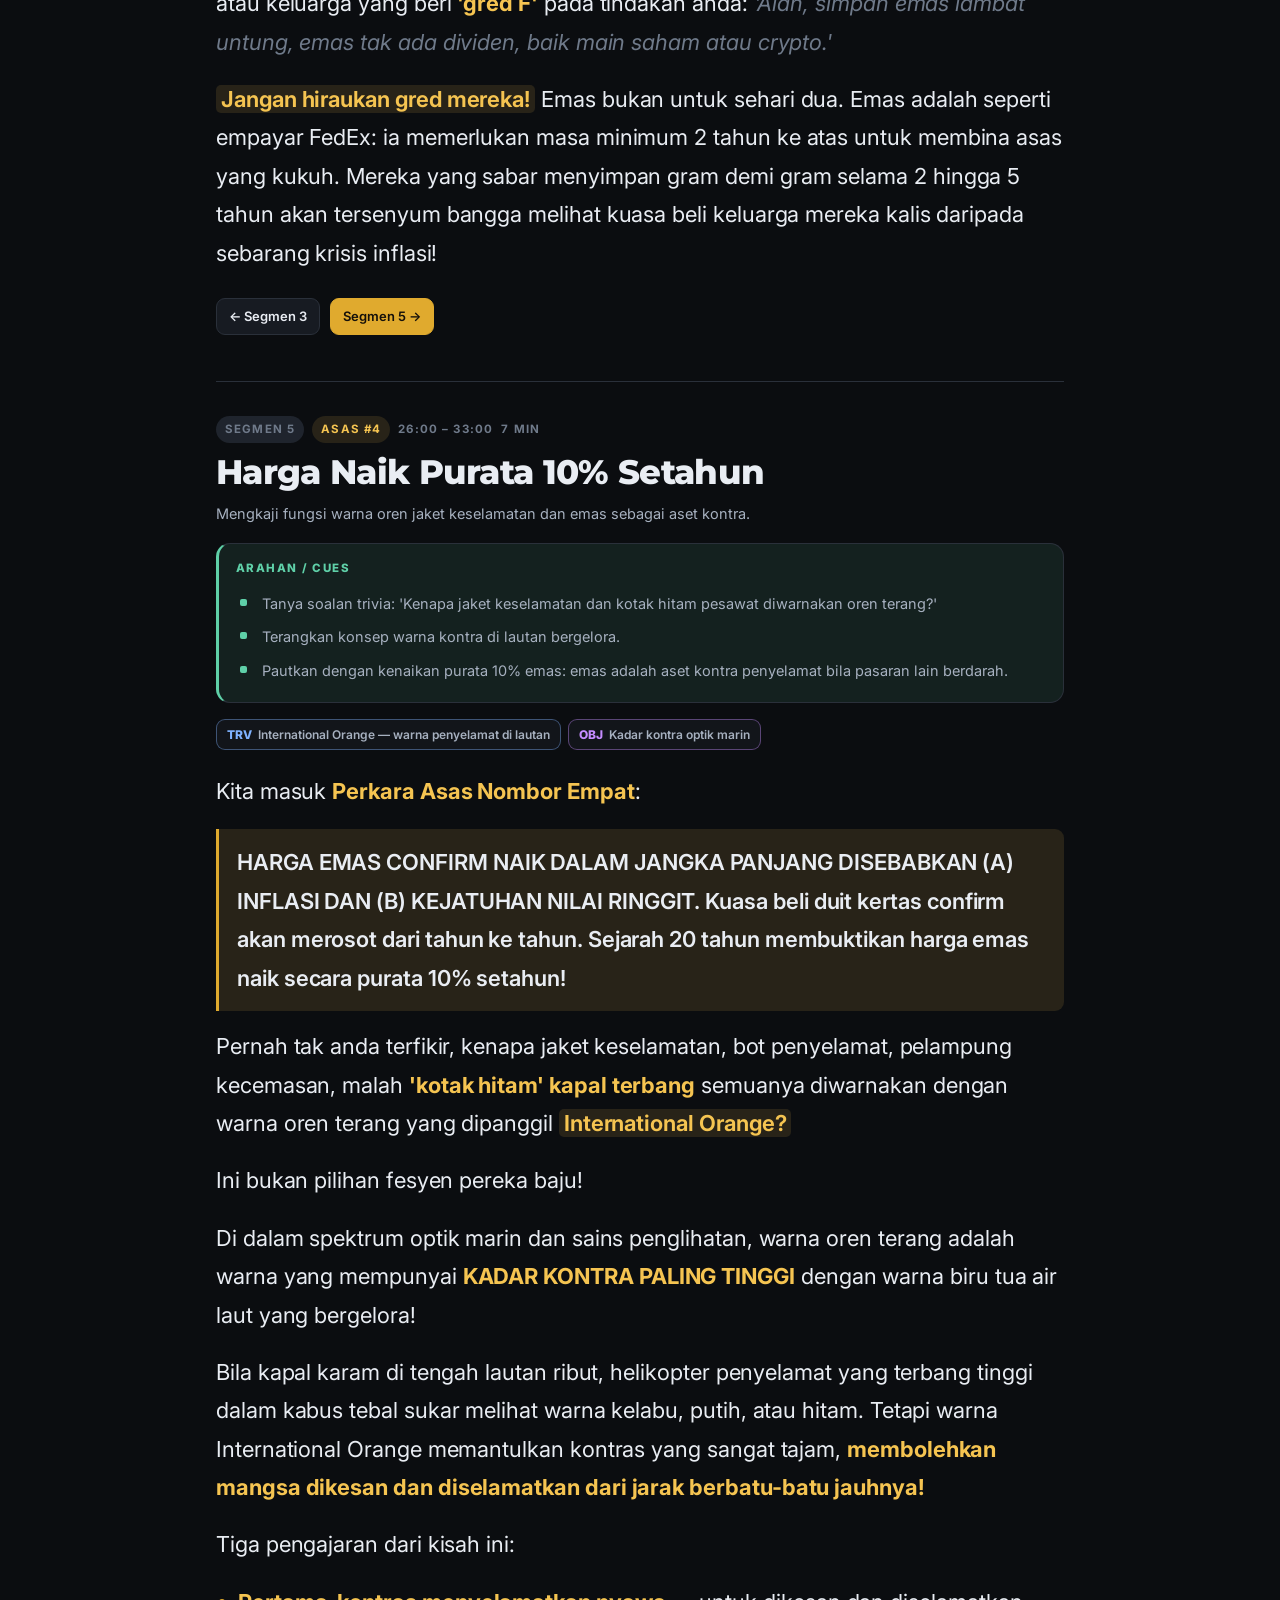
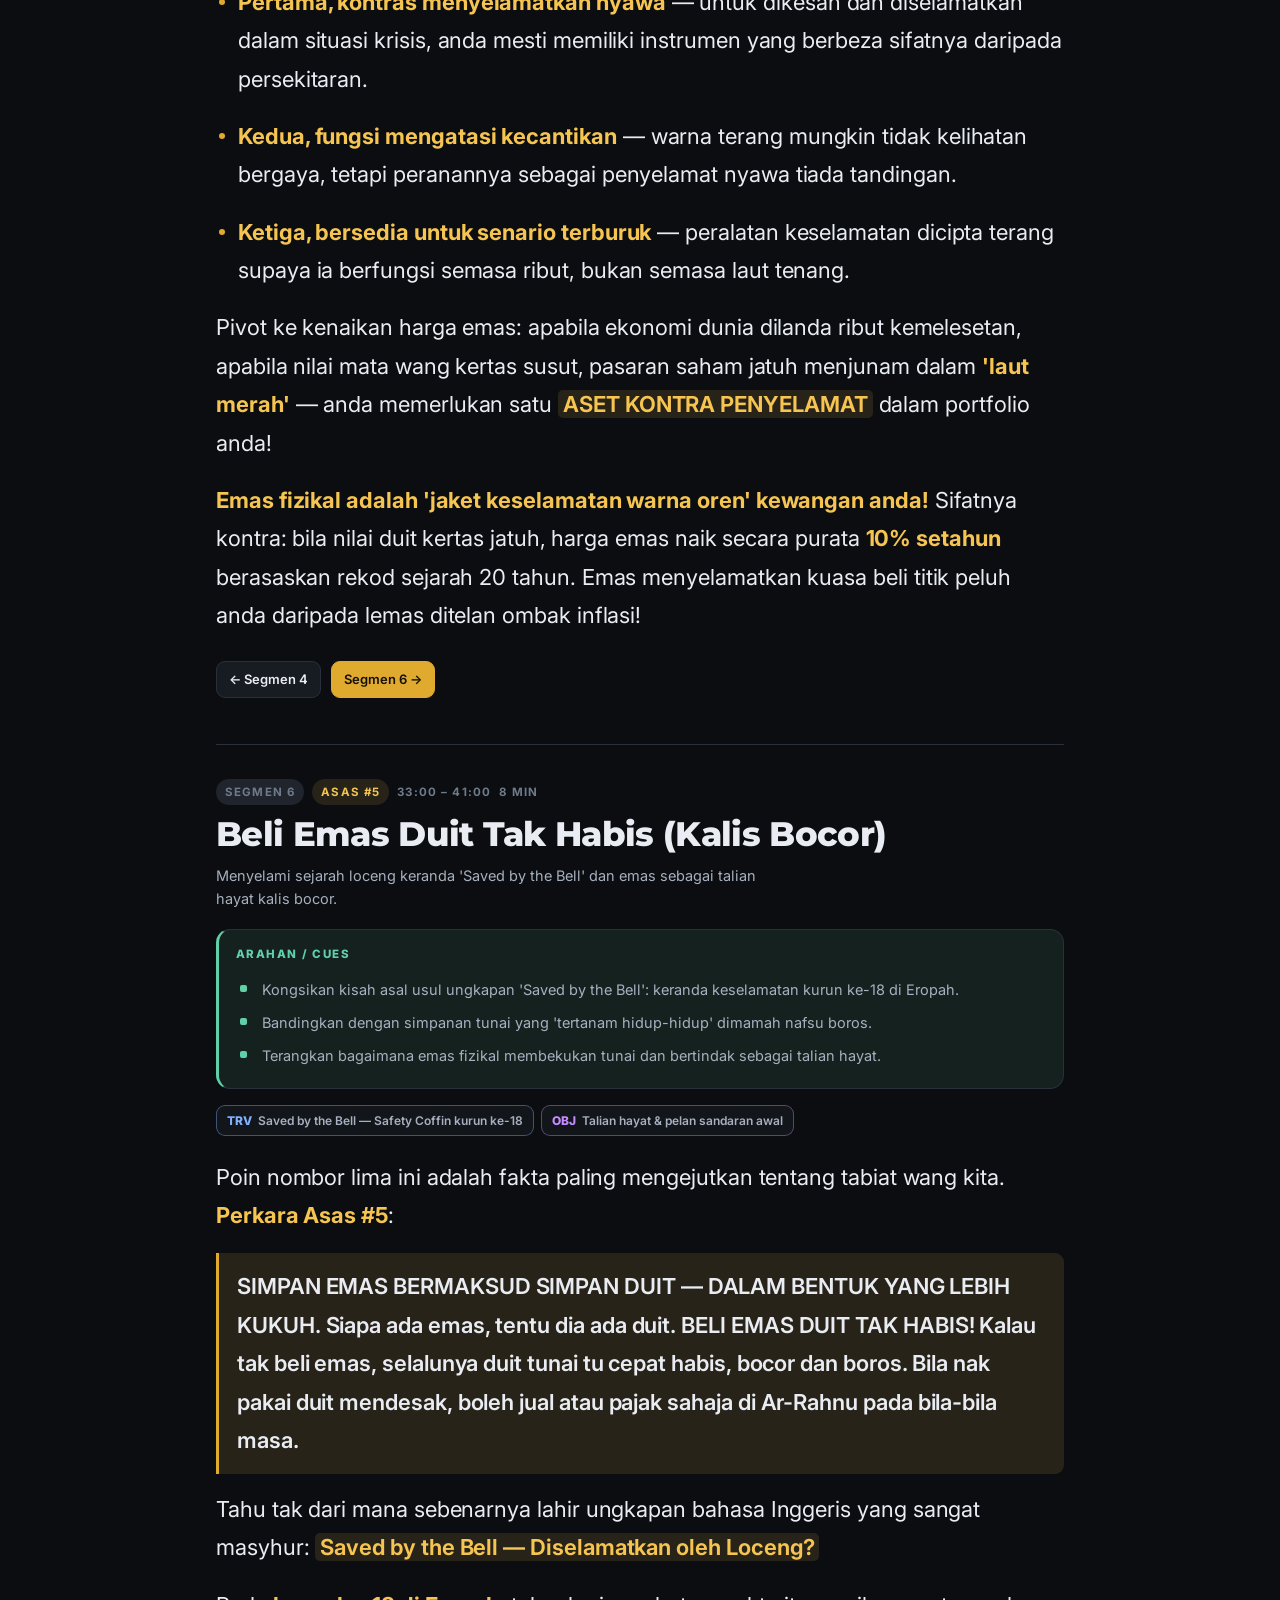
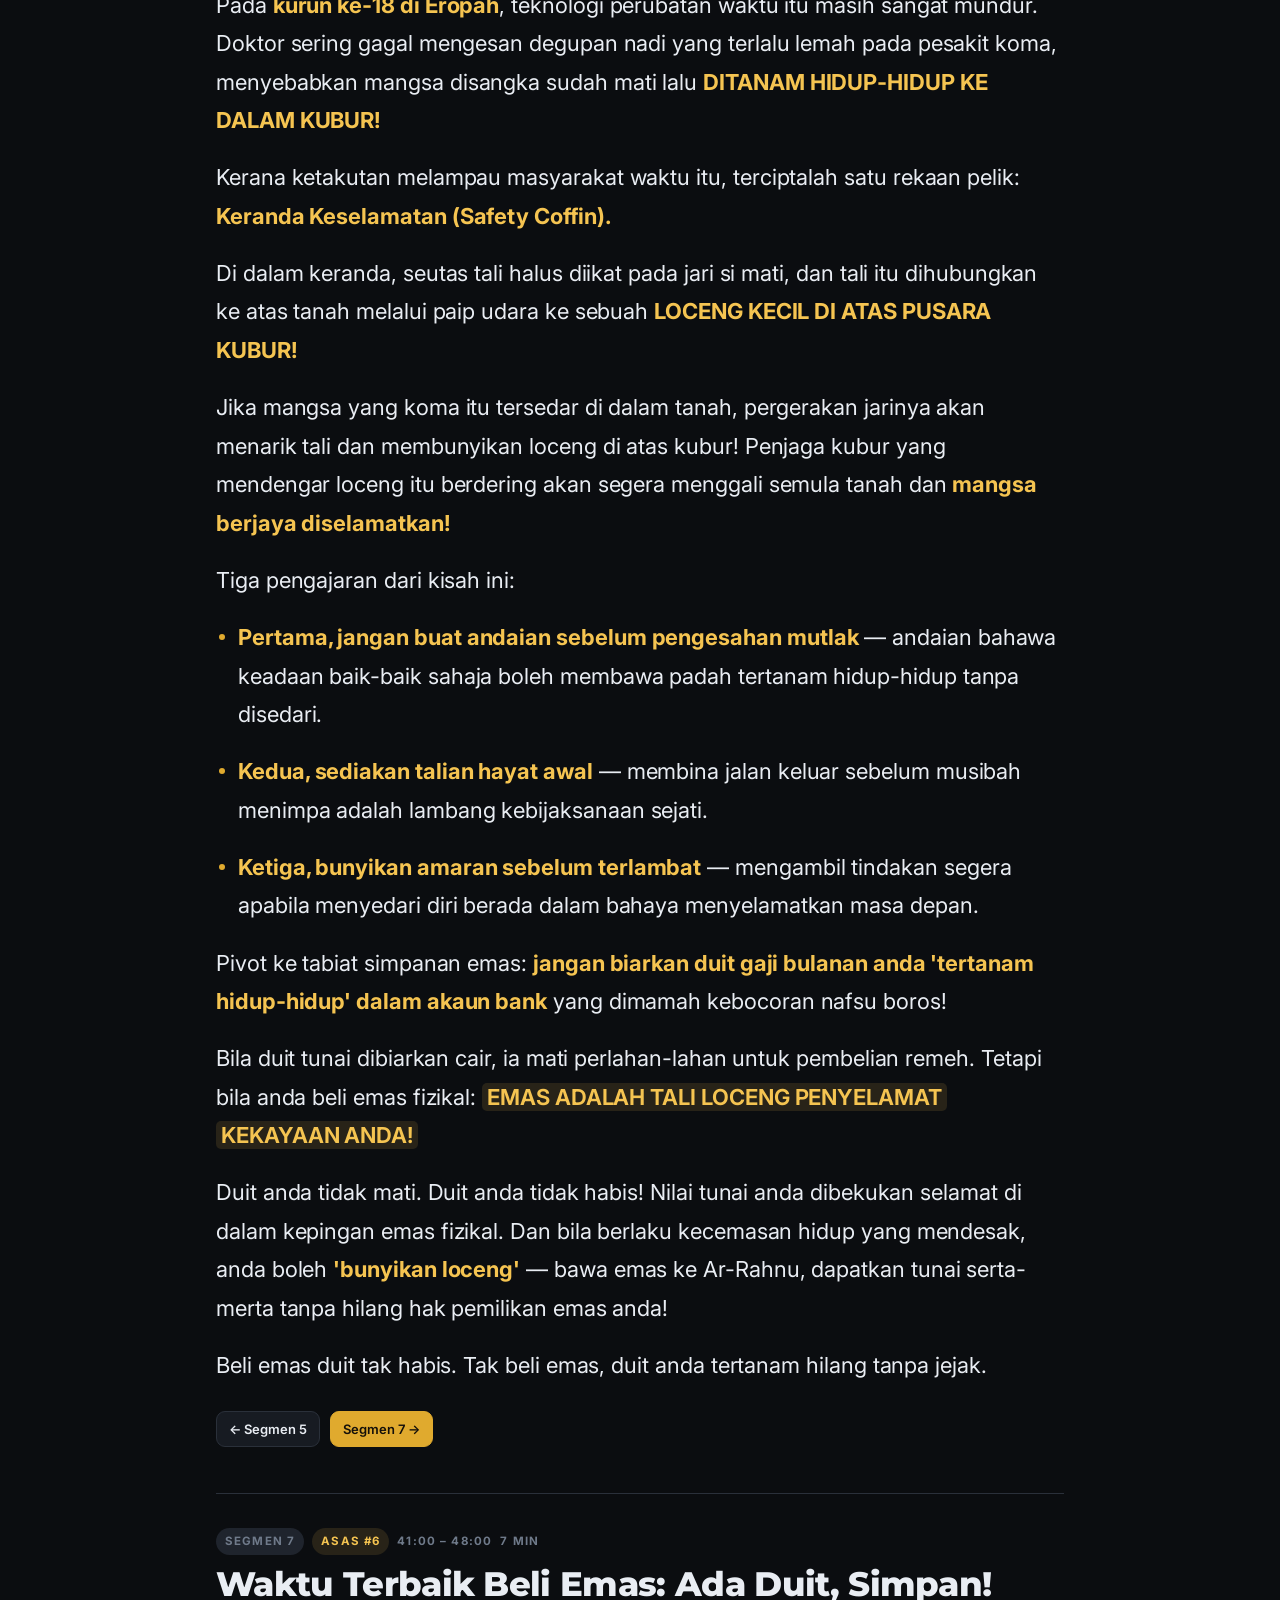
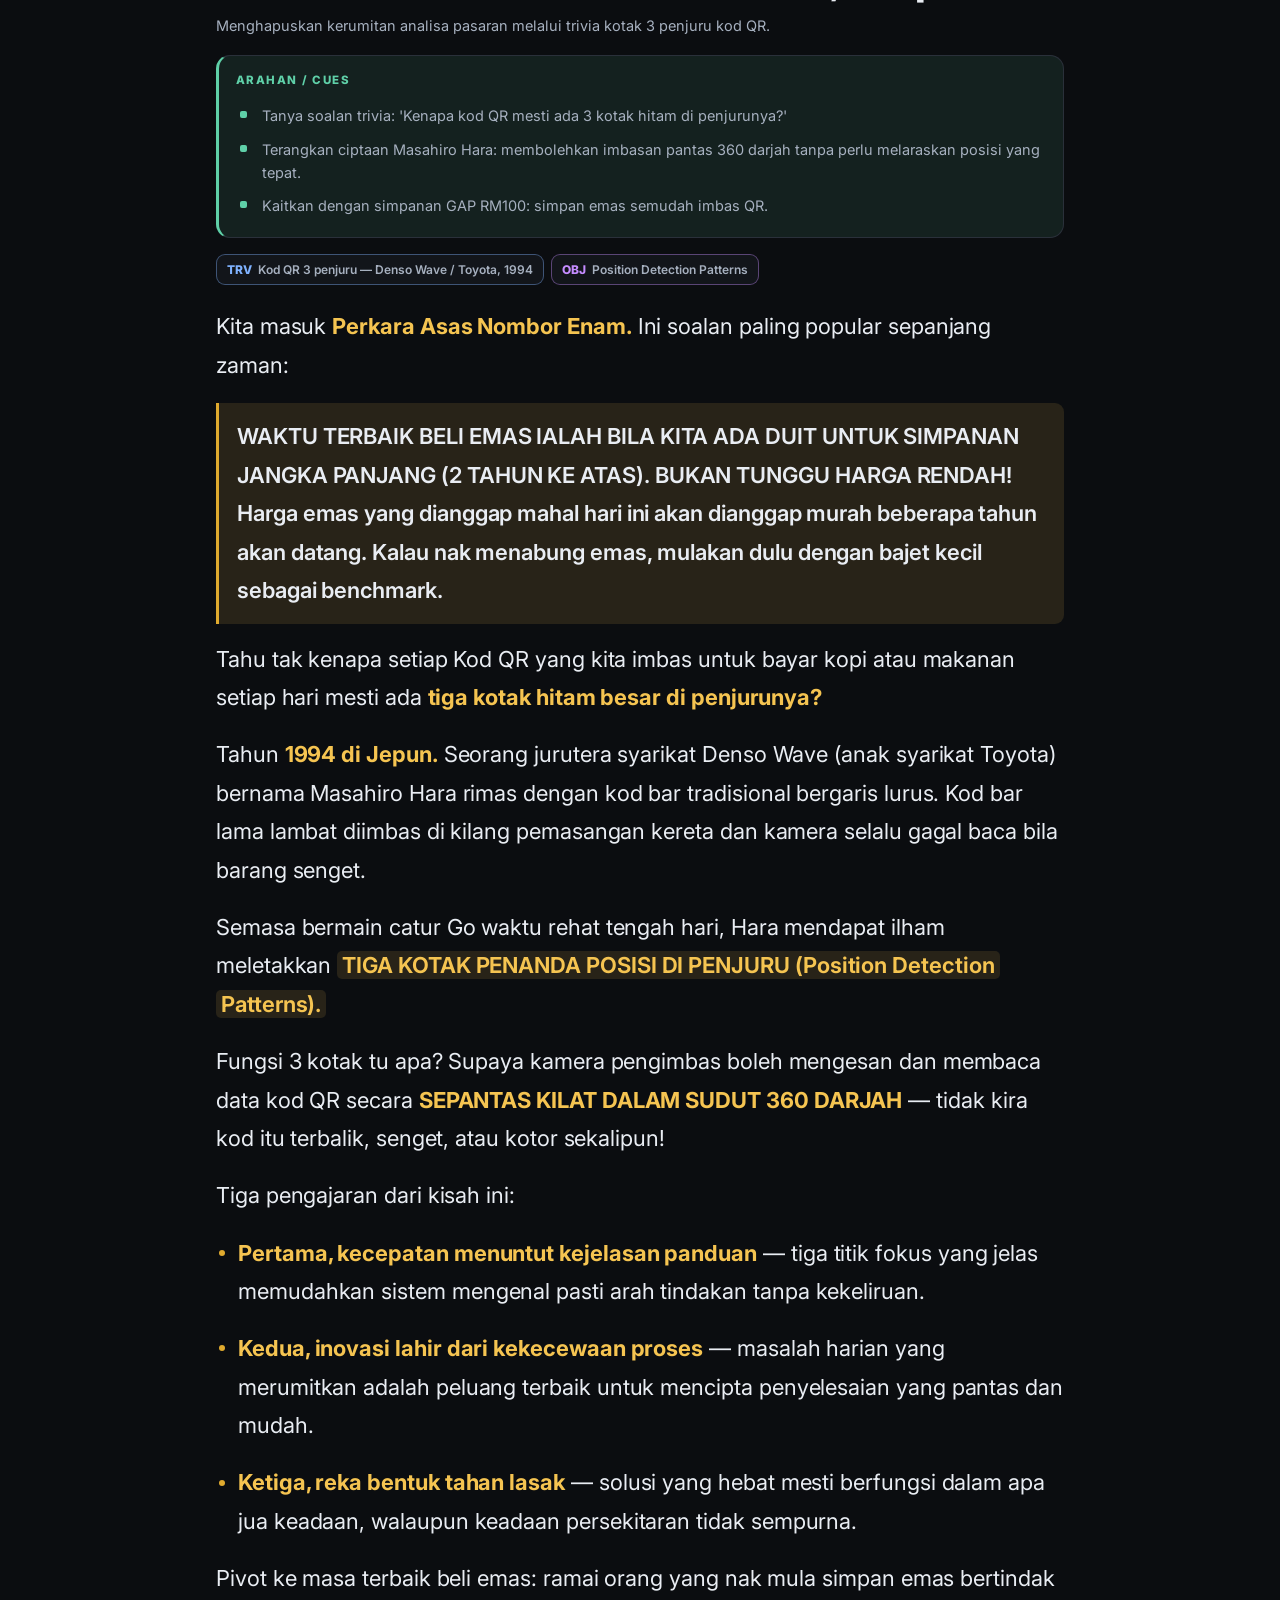
<file: live-09/index.html>
<!doctype html>
<html lang="ms" data-theme="dark" data-mode="penuh">
<head>
<meta charset="utf-8">
<meta name="viewport" content="width=device-width, initial-scale=1, viewport-fit=cover">
<title>Skrip Live — 7 Asas Simpanan Emas</title>
<meta name="description" content="Skrip lengkap live stream 1 jam: 7 Asas Simpanan Emas x Psikologi Wang &amp; Prinsip Kejayaan. Teleprompter dengan jam segmen, cue card dan mod ringkas.">
<meta name="theme-color" content="#0b0d10">
<meta name="robots" content="noindex">
<link rel="preconnect" href="https://fonts.googleapis.com">
<link rel="preconnect" href="https://fonts.gstatic.com" crossorigin>
<link href="https://fonts.googleapis.com/css2?family=Inter:wght@400;500;600;700&family=Montserrat:wght@700;800&display=swap" rel="stylesheet">
<link rel="stylesheet" href="../assets/css/style.css">
<link rel="icon" href="data:image/svg+xml,<svg xmlns='http://www.w3.org/2000/svg' viewBox='0 0 32 32'><text y='26' font-size='26'>🎙️</text></svg>">
</head>
<body>

<!-- ============ TOPBAR ============ -->
<header class="topbar no-print">
  <div class="topbar-in">
    <div class="clock" id="clock">
      <small>Jumlah</small>
      <span id="clock-val">0:00</span>
    </div>

    <div class="seg-now">
      <span id="now-label">Segmen 1</span>
      <b id="now-title">Memuatkan…</b>
    </div>

    <button class="btn icon" id="theme" title="Tukar tema" aria-label="Tukar tema">☾</button>
    <button class="btn icon" id="gear" title="Tetapan (?)" aria-label="Tetapan">⚙</button>
    <button class="btn icon primary" id="play" title="Mula / jeda (Space)" aria-label="Mula">▶</button>
  </div>
  <div class="progress" id="bar"><i></i></div>
  <div class="chips" id="chips"></div>
</header>

<!-- ============ KANDUNGAN ============ -->
<div class="wrap">

  <section class="prep no-print">
    <div class="seg-kicker" style="margin-bottom:6px">
      <span class="tag gold" id="meta-durasi">—</span>
      <span id="meta-format">—</span>
    </div>
    <h1 style="font-family:var(--font-head);font-size:clamp(26px,6.4vw,40px);line-height:1.12;margin:0 0 6px;letter-spacing:-.02em">
      <span id="judul">—</span>
    </h1>
    <p style="color:var(--gold-400);font-weight:600;margin:0 0 4px" id="subjudul">—</p>
    <p style="color:var(--text-mute);font-size:13.5px;margin:0 0 4px" id="meta-hos">—</p>

    <div class="prep-grid" style="margin-top:22px">
      <div class="box">
        <h3>Checklist sebelum go-live</h3>
        <ul class="checklist" id="props"></ul>
      </div>
      <div class="box">
        <h3>Rujukan teras</h3>
        <ul class="rujukan-list" id="rujukan-teras"></ul>
        <div style="margin-top:16px;display:flex;gap:8px;flex-wrap:wrap">
          <button class="btn" data-mode-btn="penuh">Penuh</button>
          <button class="btn" data-mode-btn="skrip">Skrip saja</button>
          <button class="btn" data-mode-btn="ringkas">Ringkas</button>
          <button class="btn" onclick="window.print()">Cetak / PDF</button>
        </div>
      </div>
    </div>
  </section>

  <main>
    <div id="loading" style="padding:40px 0;color:var(--text-mute)">Memuatkan skrip…</div>
    <div id="segmen"></div>
  </main>

  <footer class="foot no-print">
    <p style="margin:0 0 6px"><a href="../">← Semua skrip live</a></p>
    <p style="margin:0">Taufik Musa · Authorized Dealer Public Gold PG00359605 · <code>live.taufik.fyi</code></p>
  </footer>
</div>

<!-- ============ BAR BAWAH ============ -->
<div class="bottombar no-print">
 <div class="bottombar-in">
  <button class="btn" id="prev" title="Segmen sebelum (←)">←</button>
  <button class="btn" id="next" title="Segmen seterusnya (→)">→</button>
  <div class="segtime" id="segtime">
    <small>Baki segmen</small>
    <span id="segtime-val">0:00</span>
  </div>
  <div class="spacer"></div>
  <button class="btn" id="scroll" title="Auto-scroll (S)">Auto-scroll</button>
  <button class="btn" id="reset" title="Reset jam (R)">Reset</button>
 </div>
</div>

<!-- ============ TETAPAN ============ -->
<div class="sheet" id="sheet" role="dialog" aria-label="Tetapan">
  <div class="sheet-in">
    <h3>Tetapan</h3>

    <div class="row">
      <span class="lbl">Saiz teks skrip</span>
      <input type="range" id="rng-size" min="15" max="46" step="1">
      <span id="val-size" style="font-size:13px;color:var(--text-mute);min-width:52px;text-align:right">22px</span>
    </div>

    <div class="row">
      <span class="lbl">Laju auto-scroll</span>
      <input type="range" id="rng-speed" min="4" max="120" step="2">
      <span id="val-speed" style="font-size:13px;color:var(--text-mute);min-width:62px;text-align:right">28 px/s</span>
    </div>

    <div class="row">
      <span class="lbl">Paparan</span>
      <div class="seg-btns">
        <button class="btn" data-mode-btn="penuh">Penuh</button>
        <button class="btn" data-mode-btn="skrip">Skrip</button>
        <button class="btn" data-mode-btn="ringkas">Ringkas</button>
      </div>
    </div>

    <div class="kbd-help">
      <kbd>Space</kbd> mula/jeda &nbsp; <kbd>←</kbd><kbd>→</kbd> segmen &nbsp; <kbd>1</kbd>–<kbd>9</kbd> lompat<br>
      <kbd>+</kbd><kbd>−</kbd> saiz teks &nbsp; <kbd>S</kbd> auto-scroll &nbsp; <kbd>F</kbd> skrin penuh &nbsp; <kbd>R</kbd> reset
    </div>

    <div style="margin-top:18px;text-align:right">
      <button class="btn primary" data-close>Tutup</button>
    </div>
  </div>
</div>

<script>window.LIVE_ID = 'live-09';</script>
<script src="../assets/js/app.js"></script>
</body>
</html>
</file>
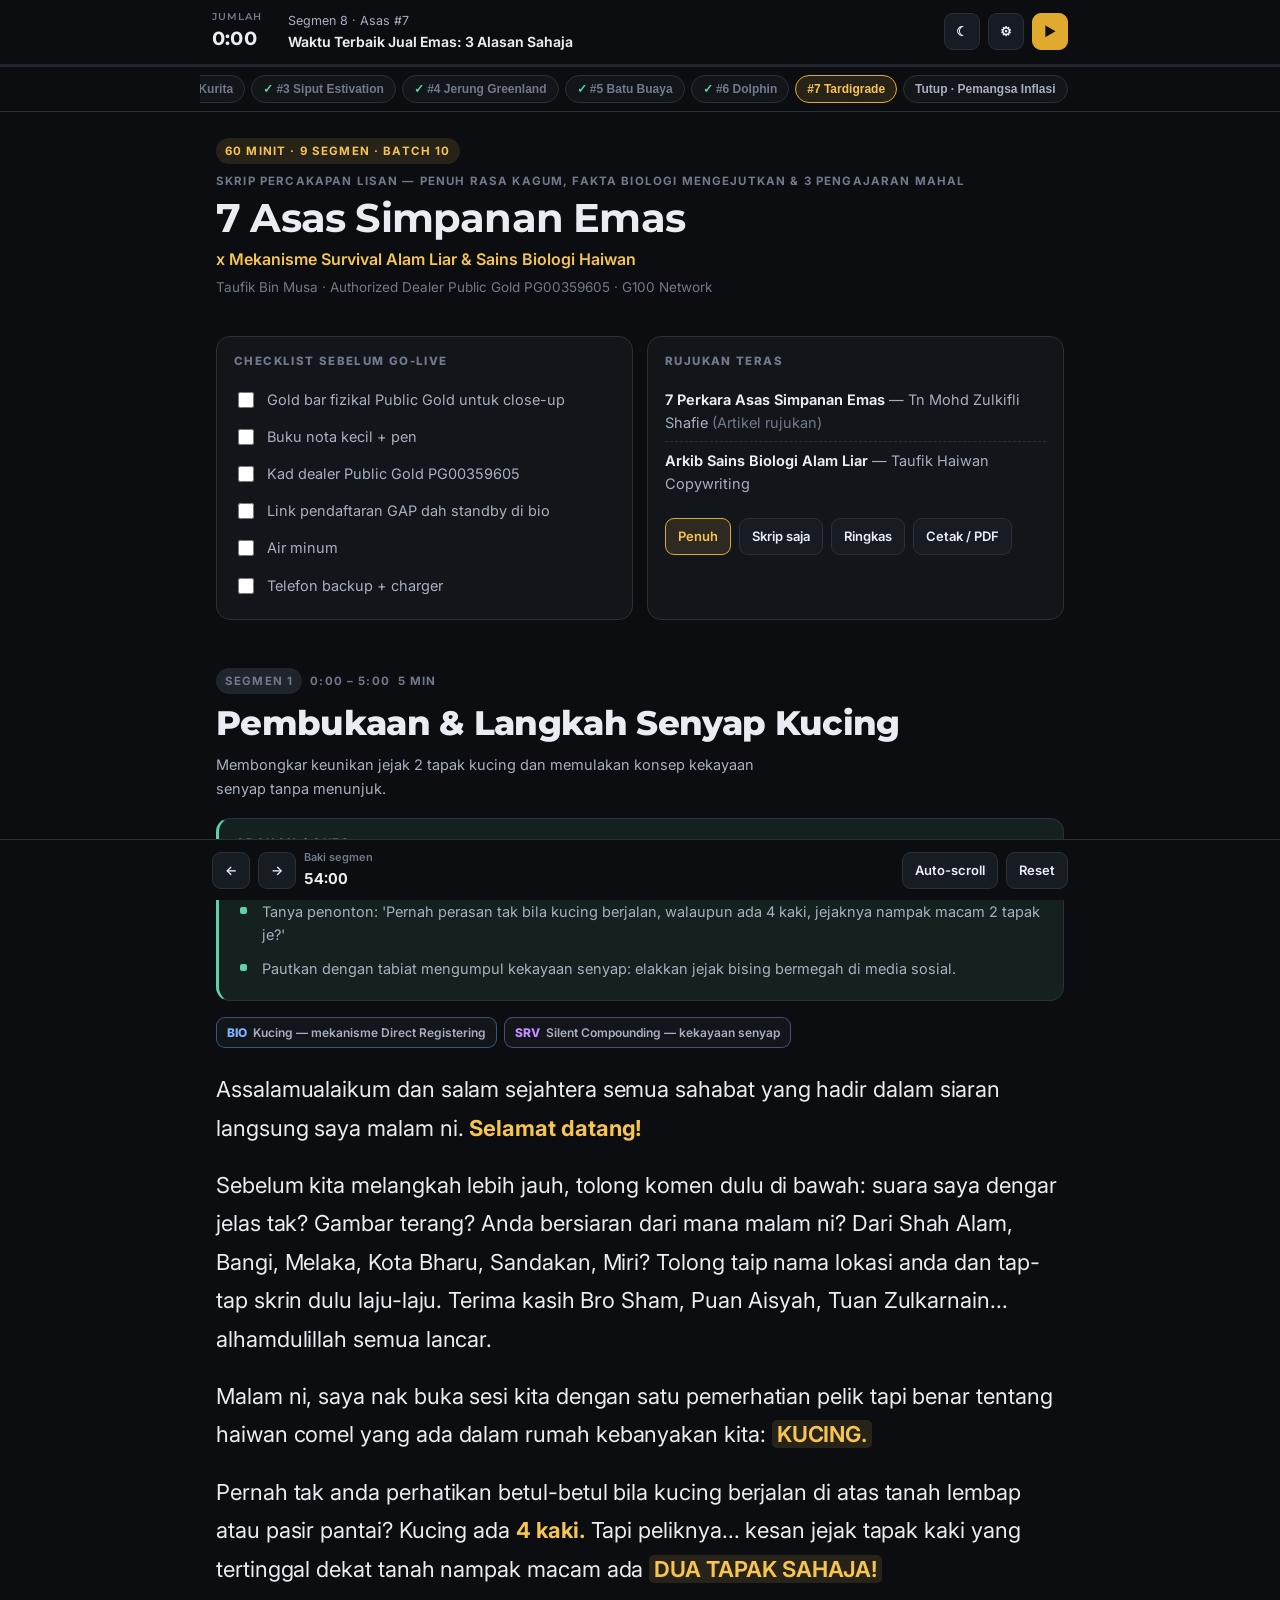
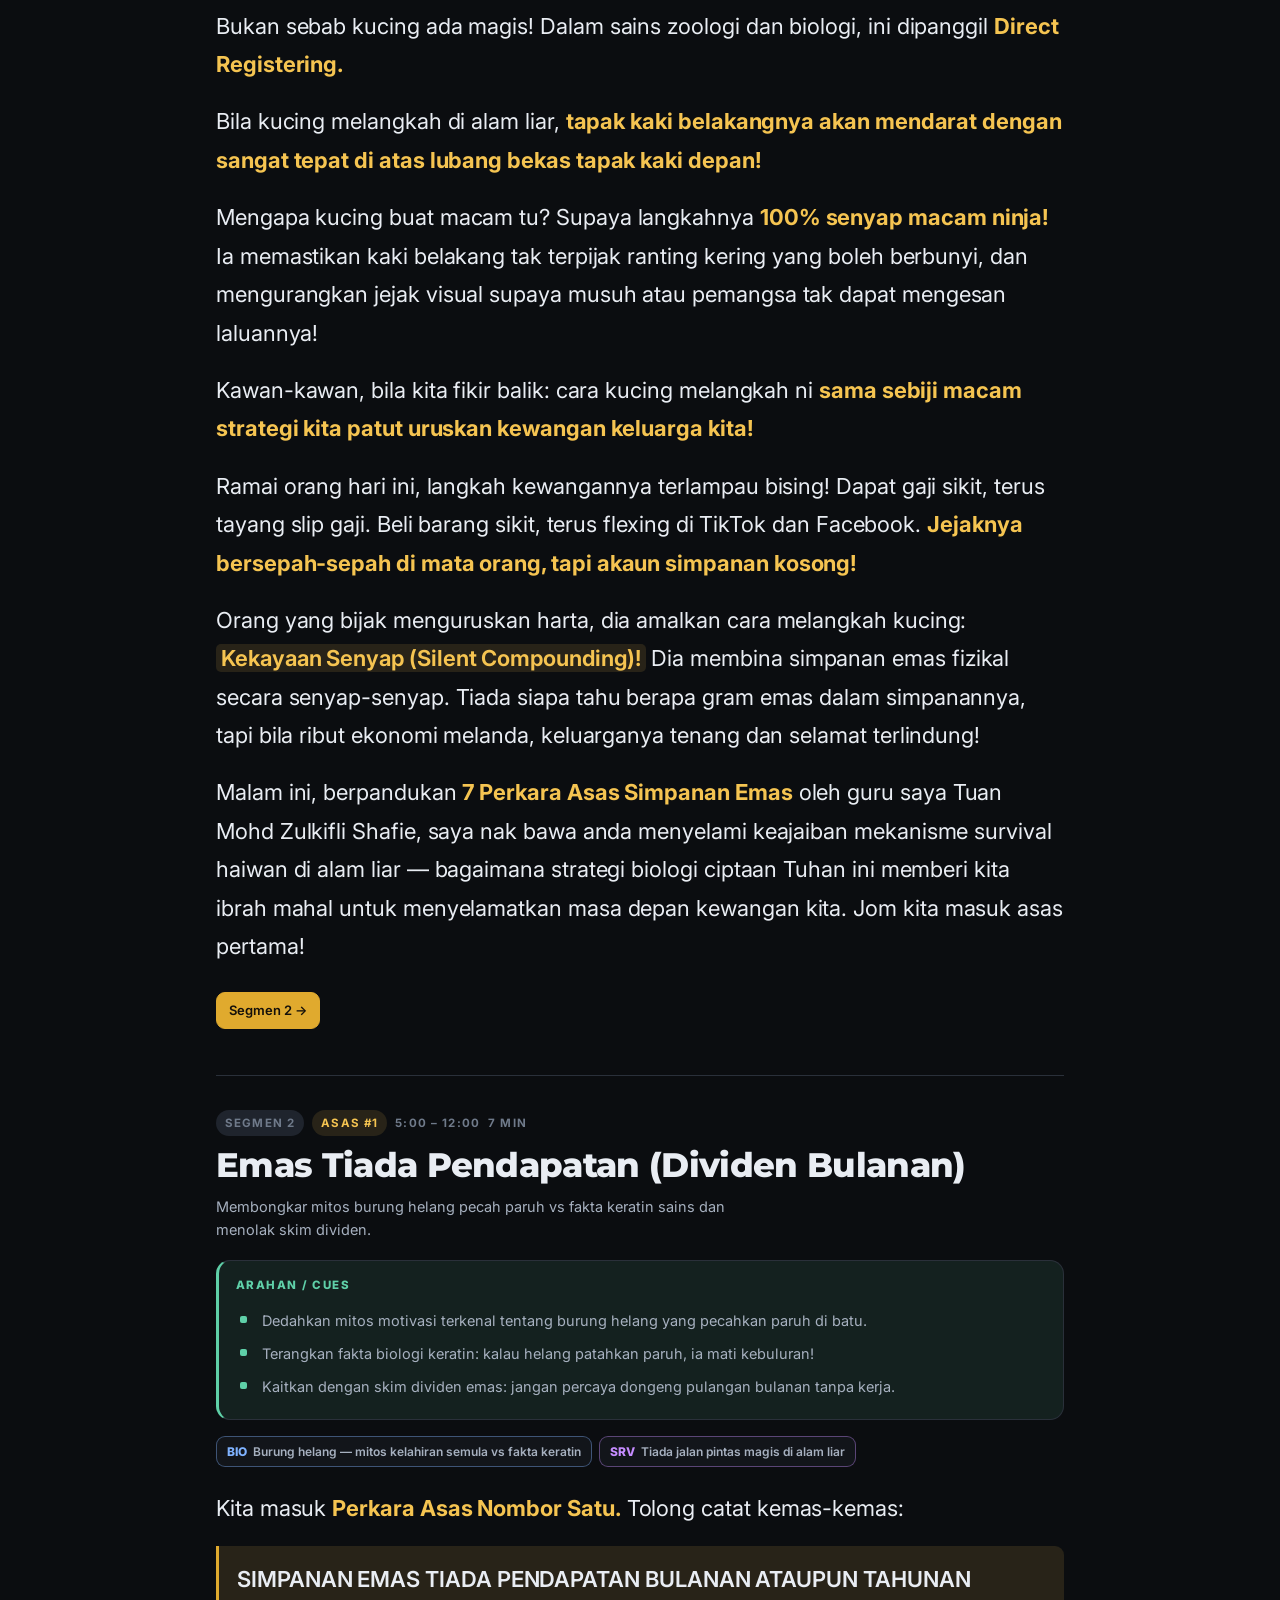
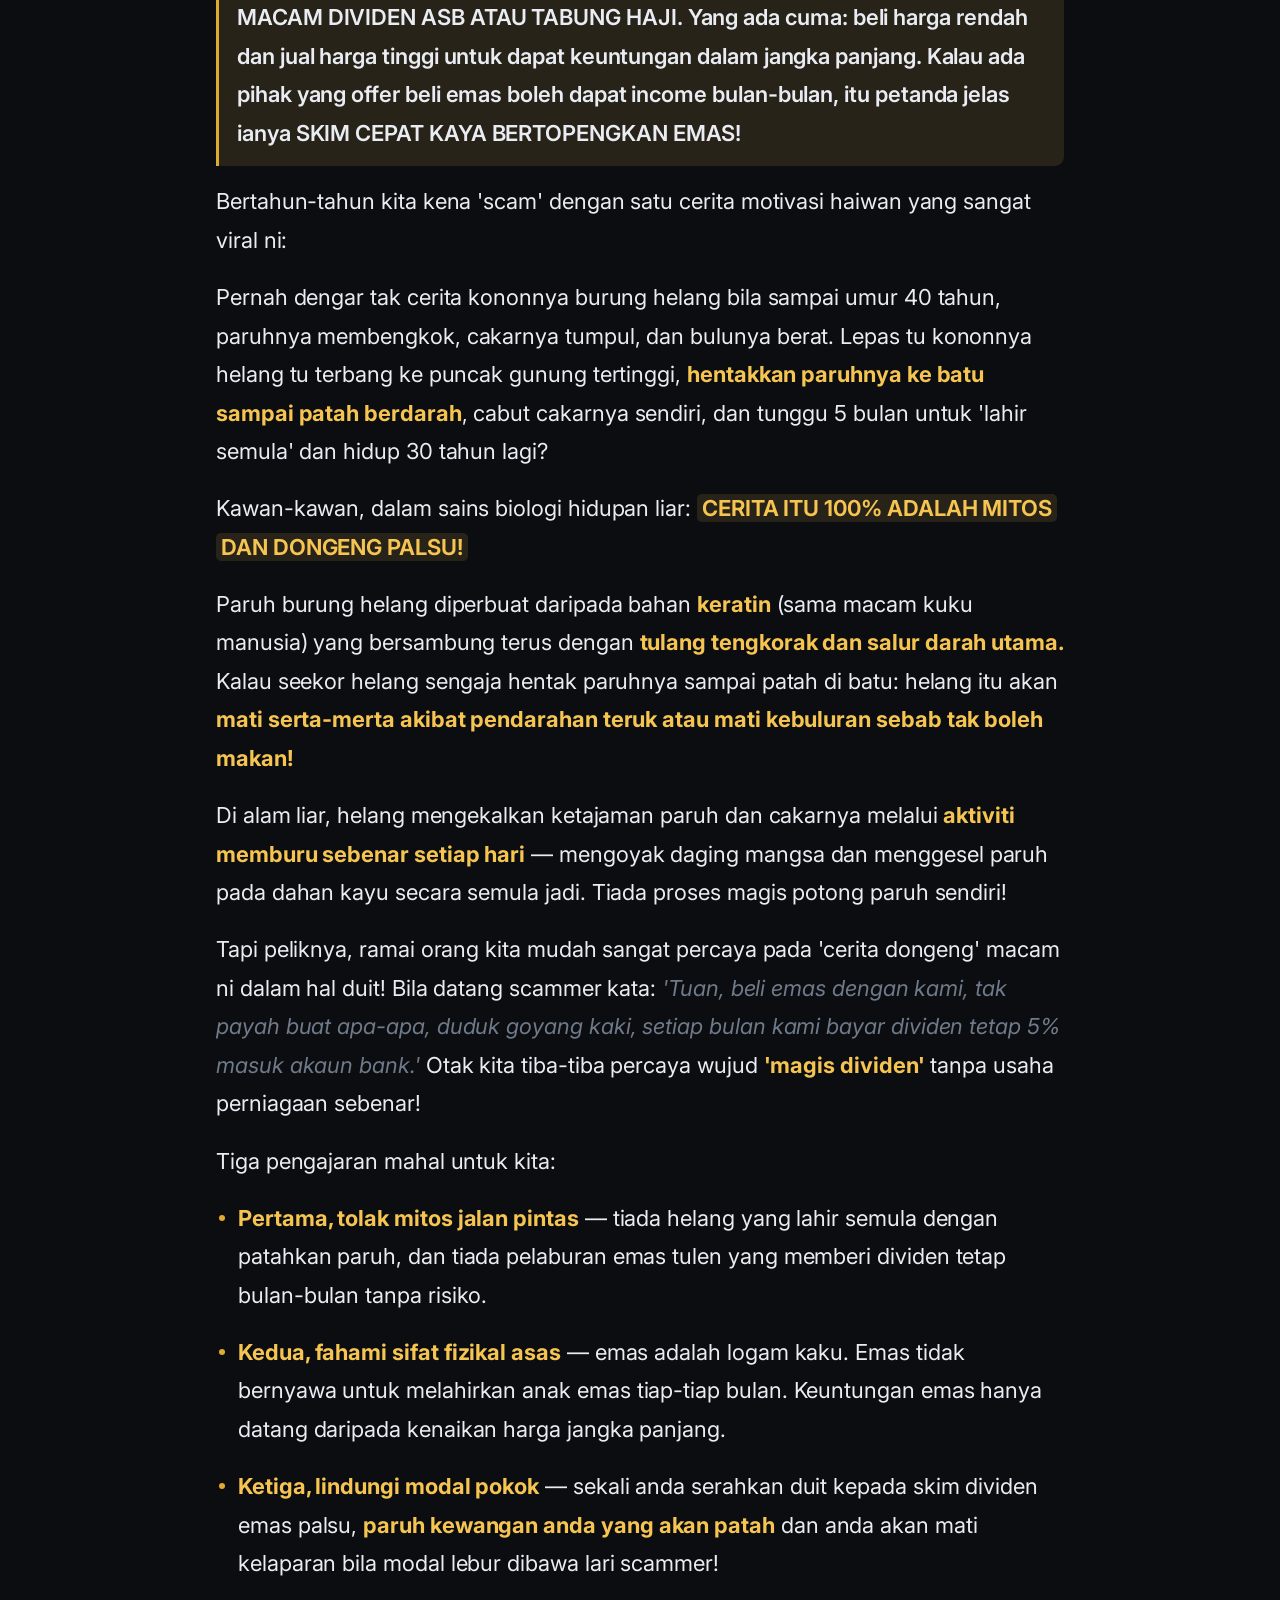
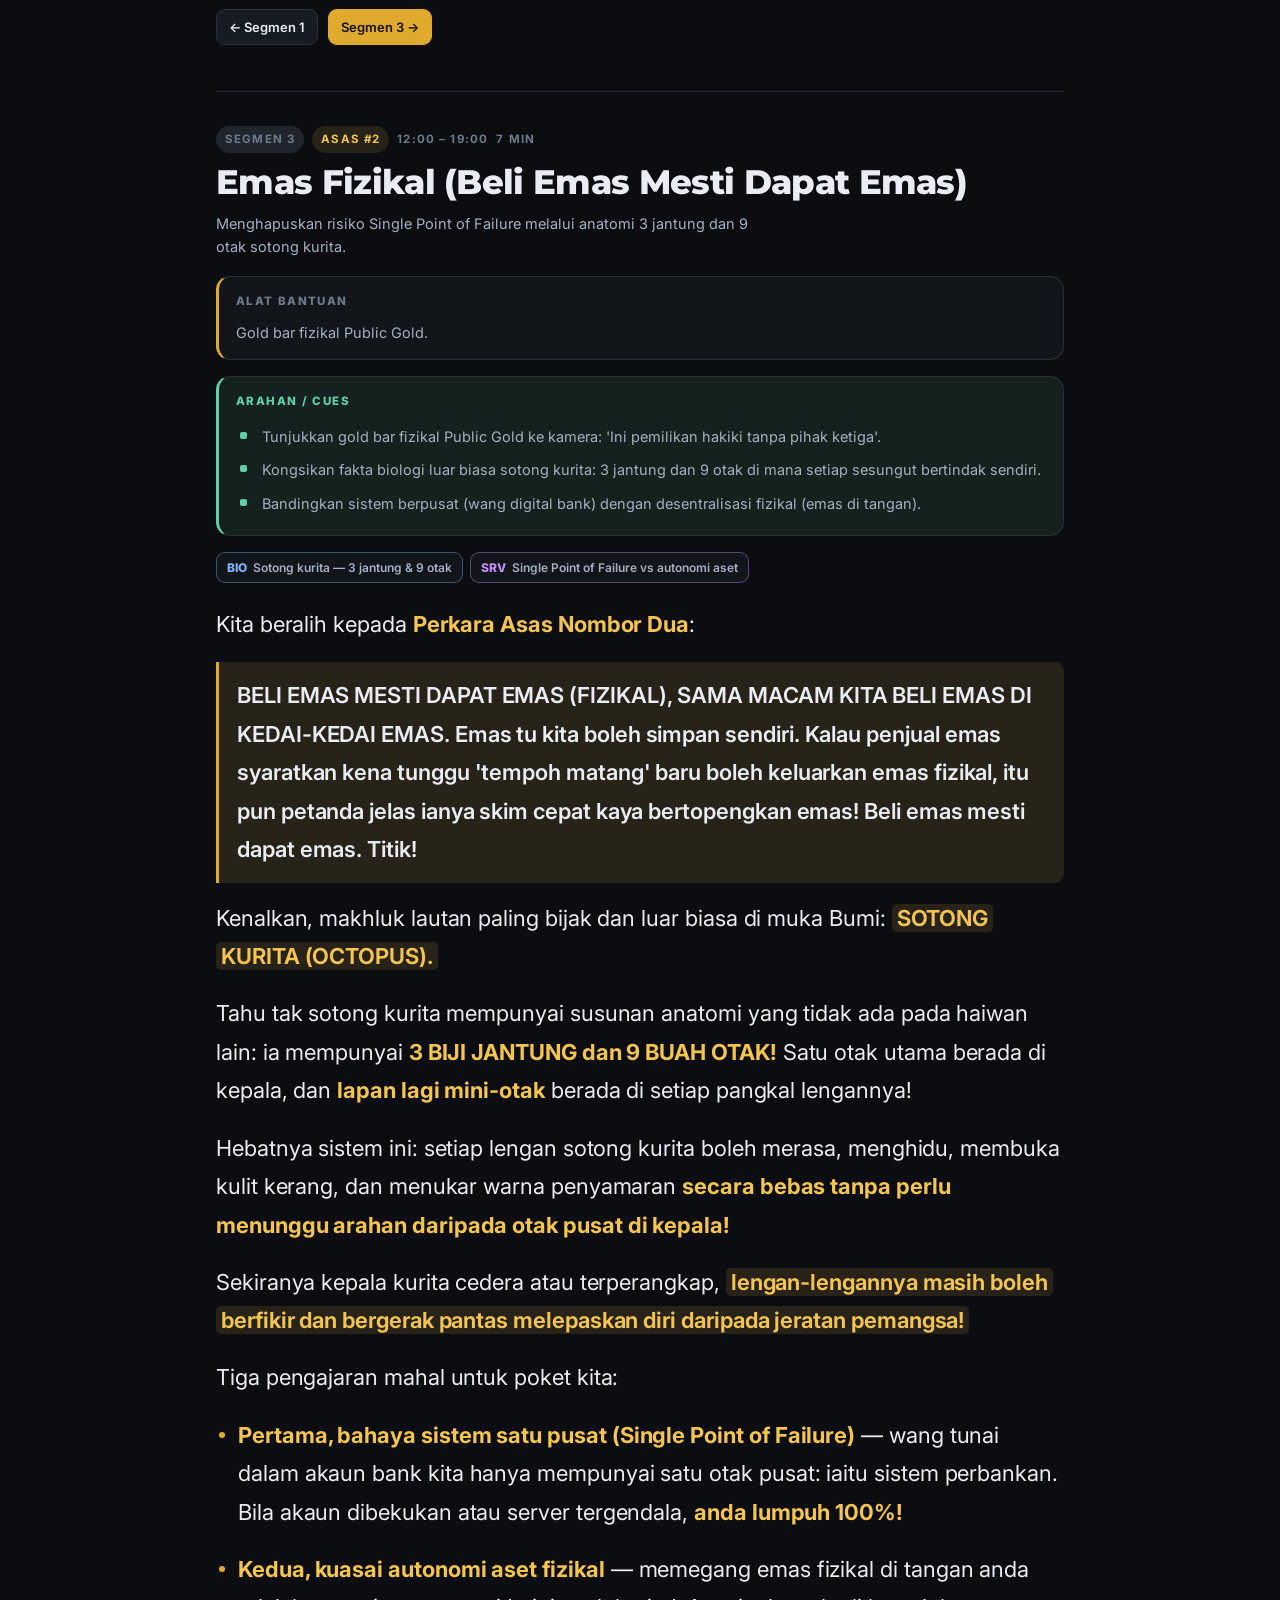
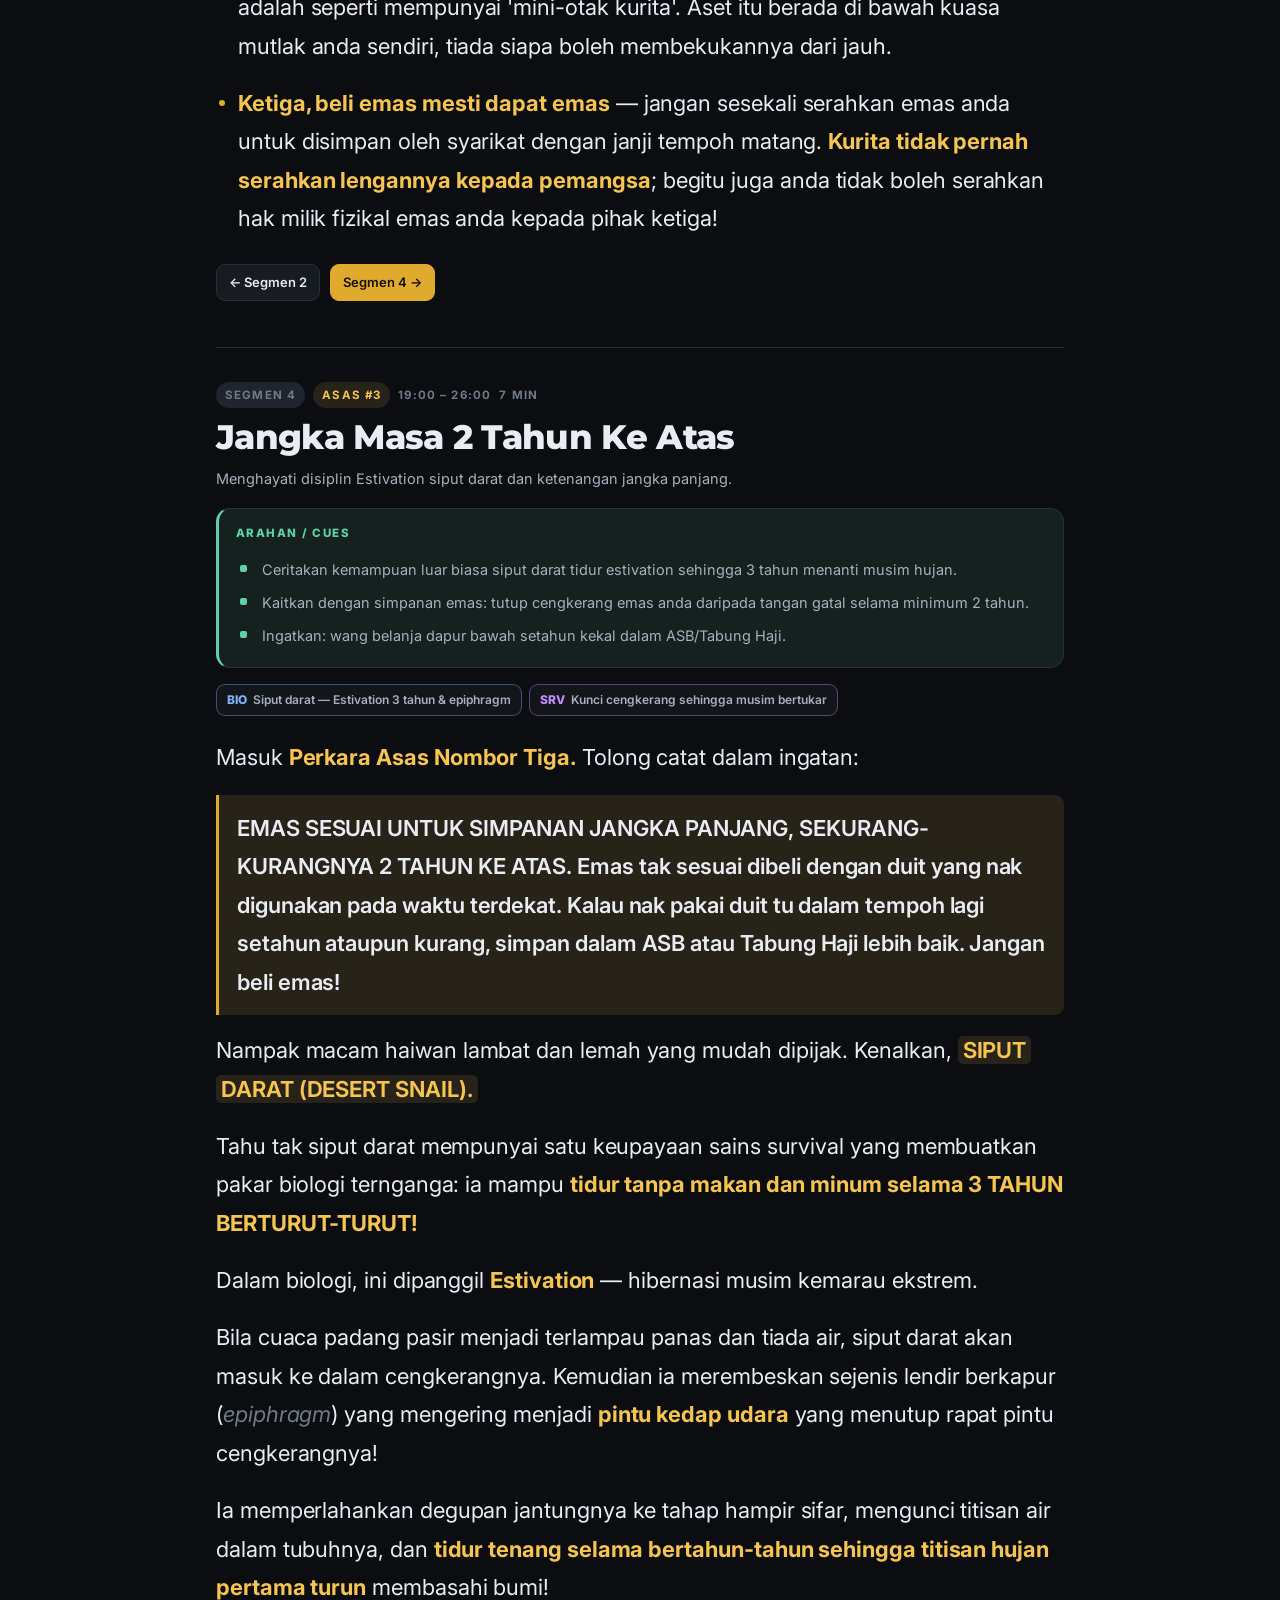
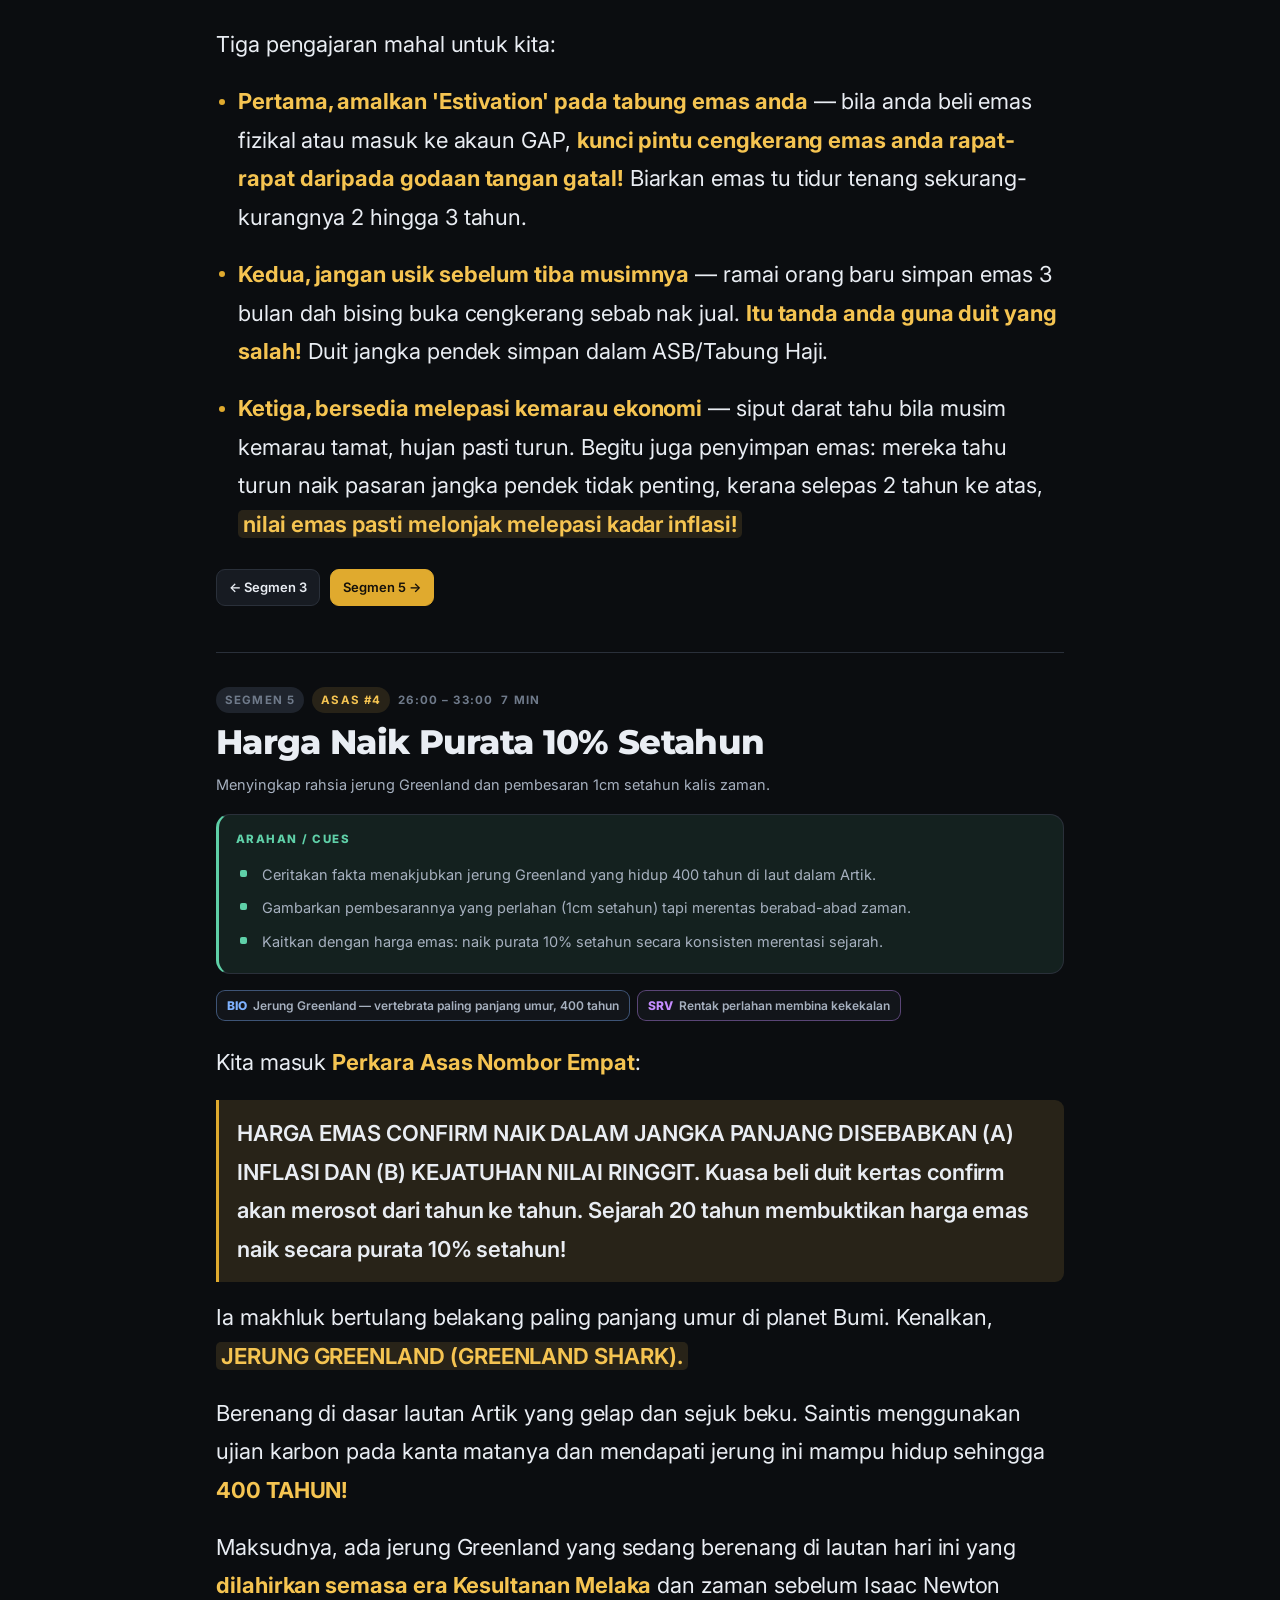
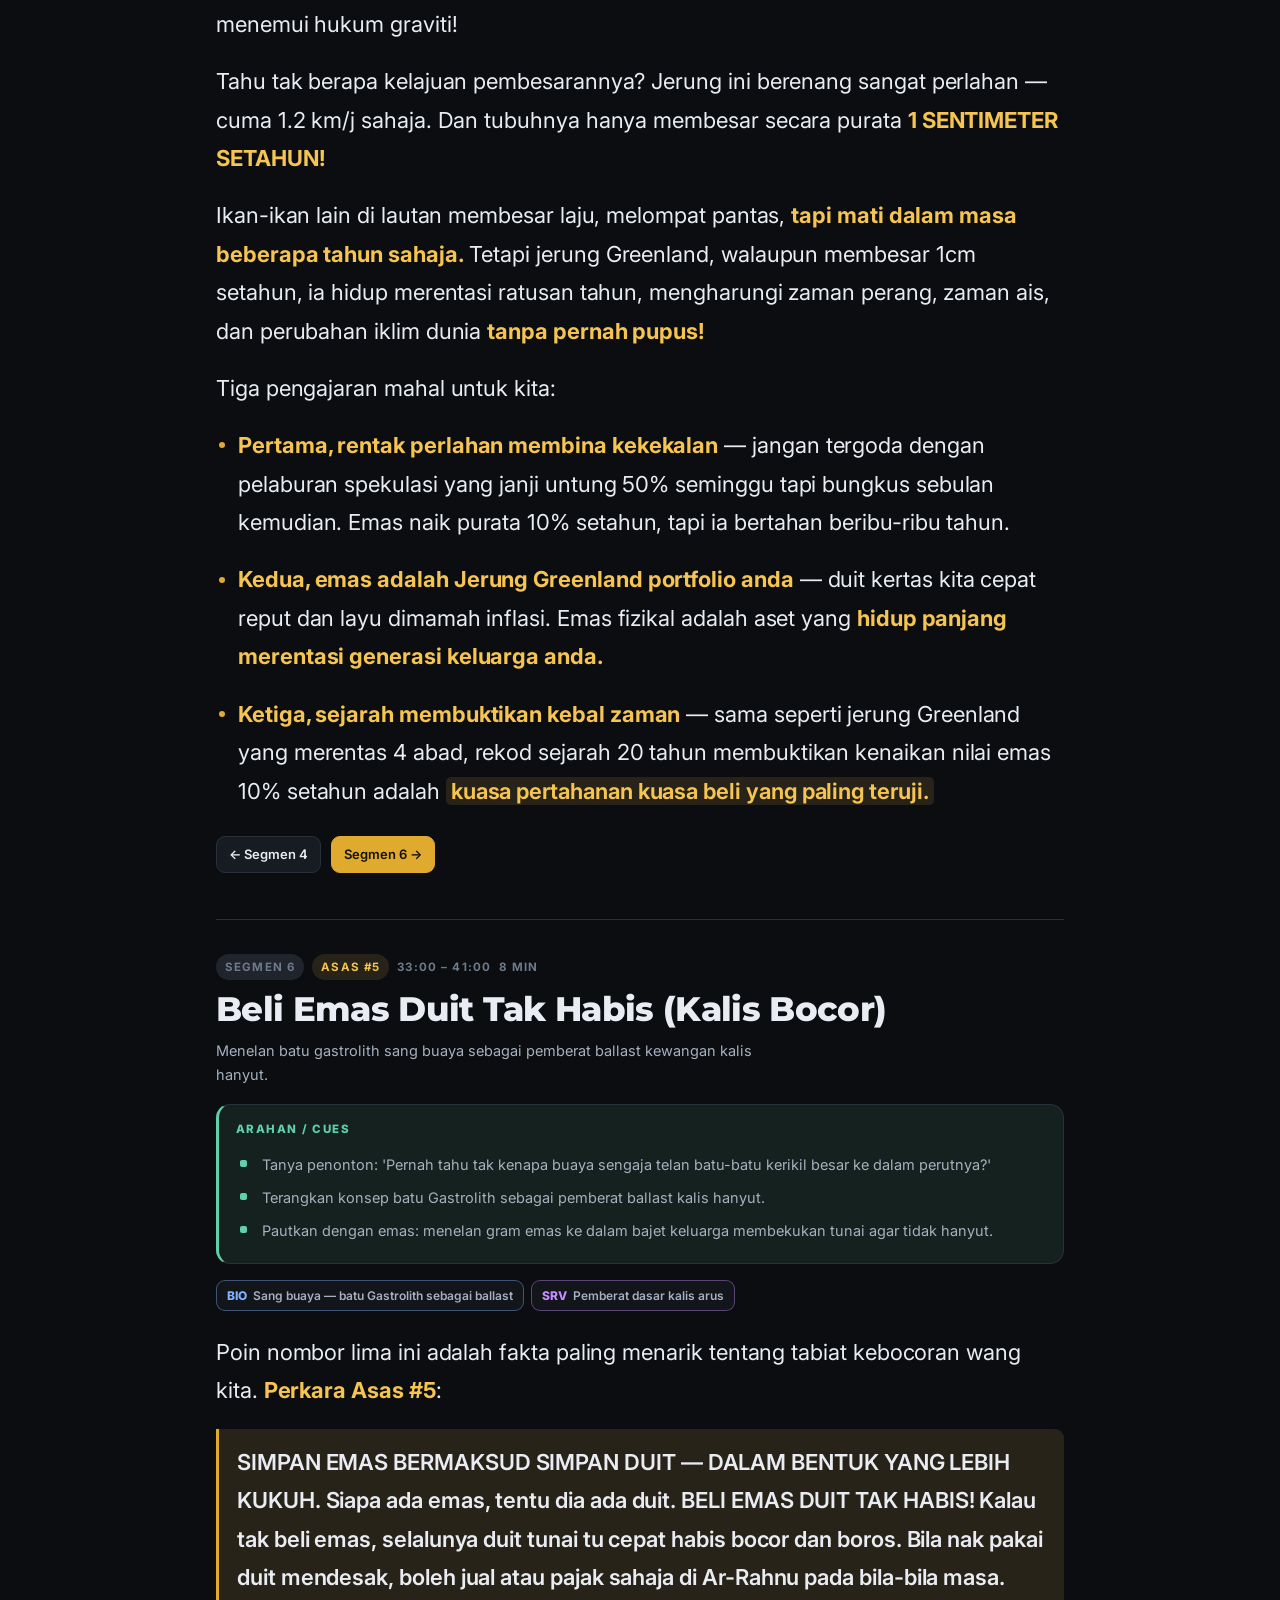
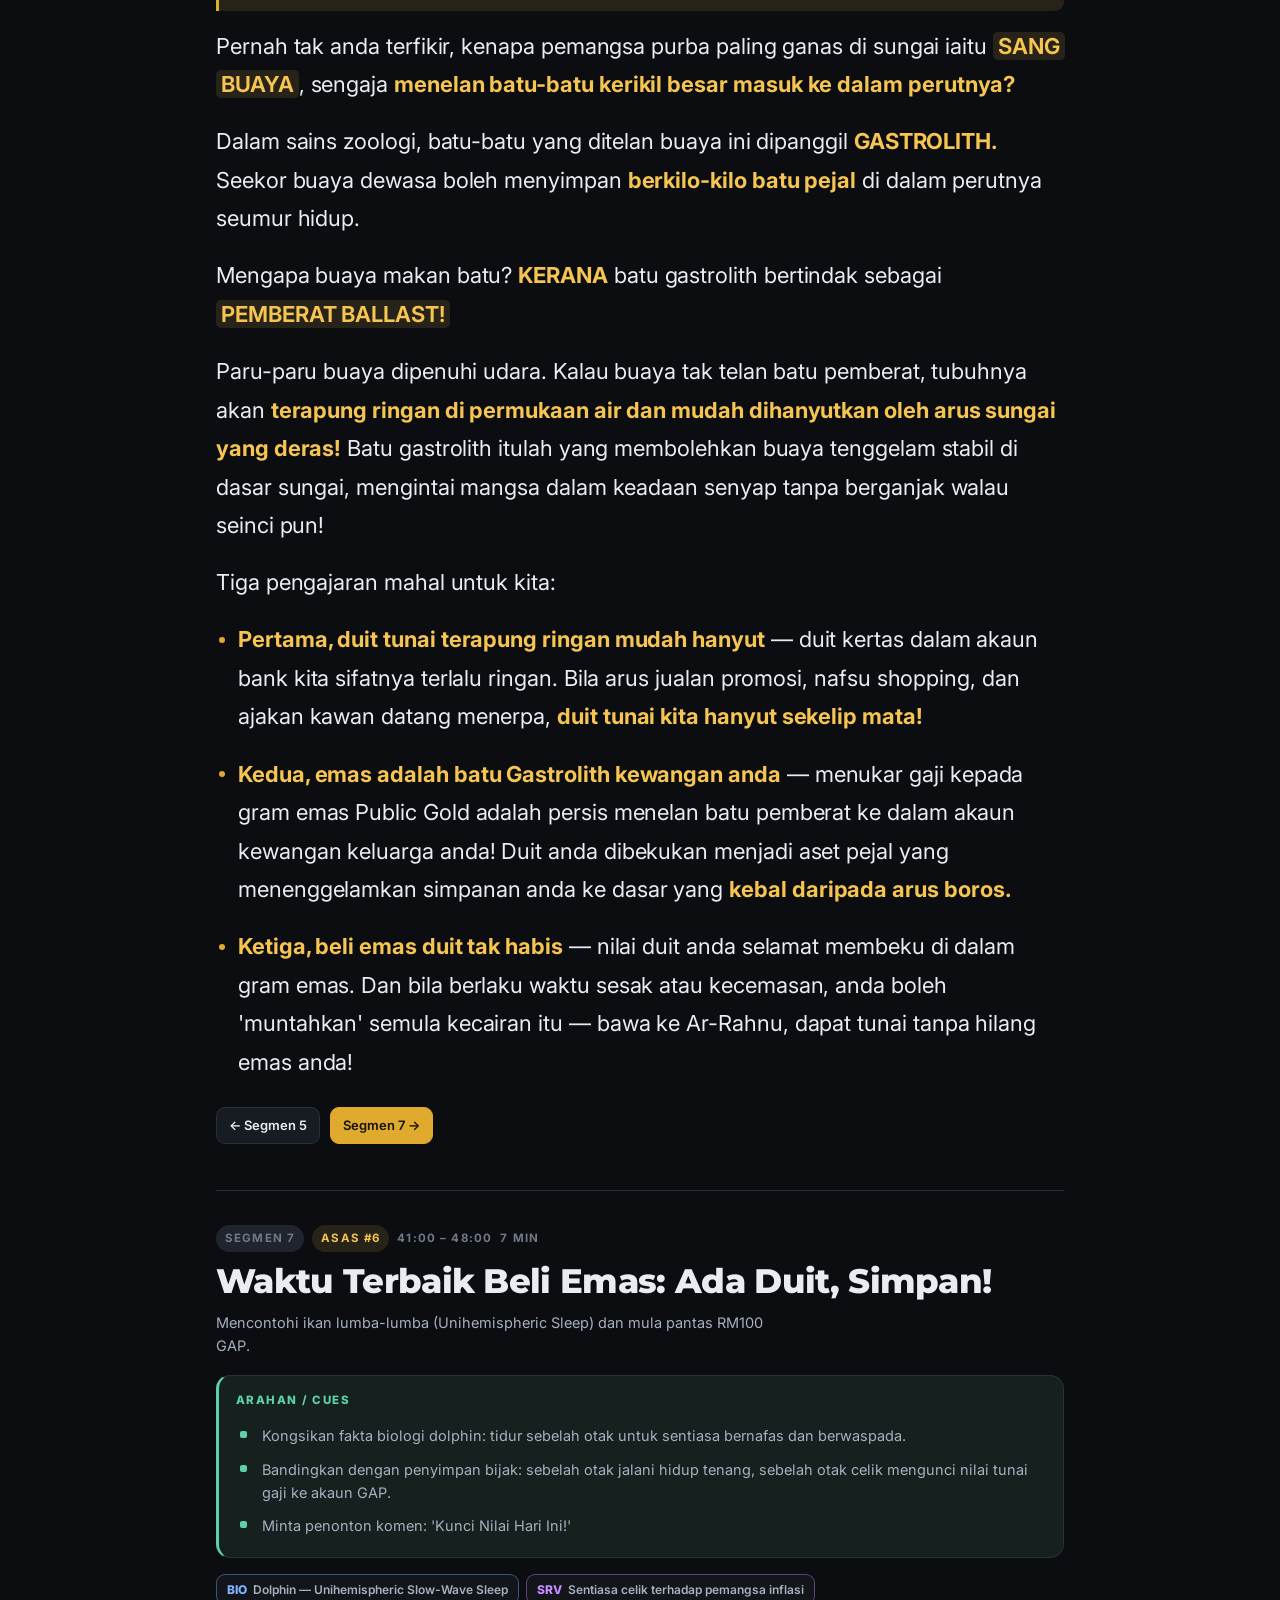
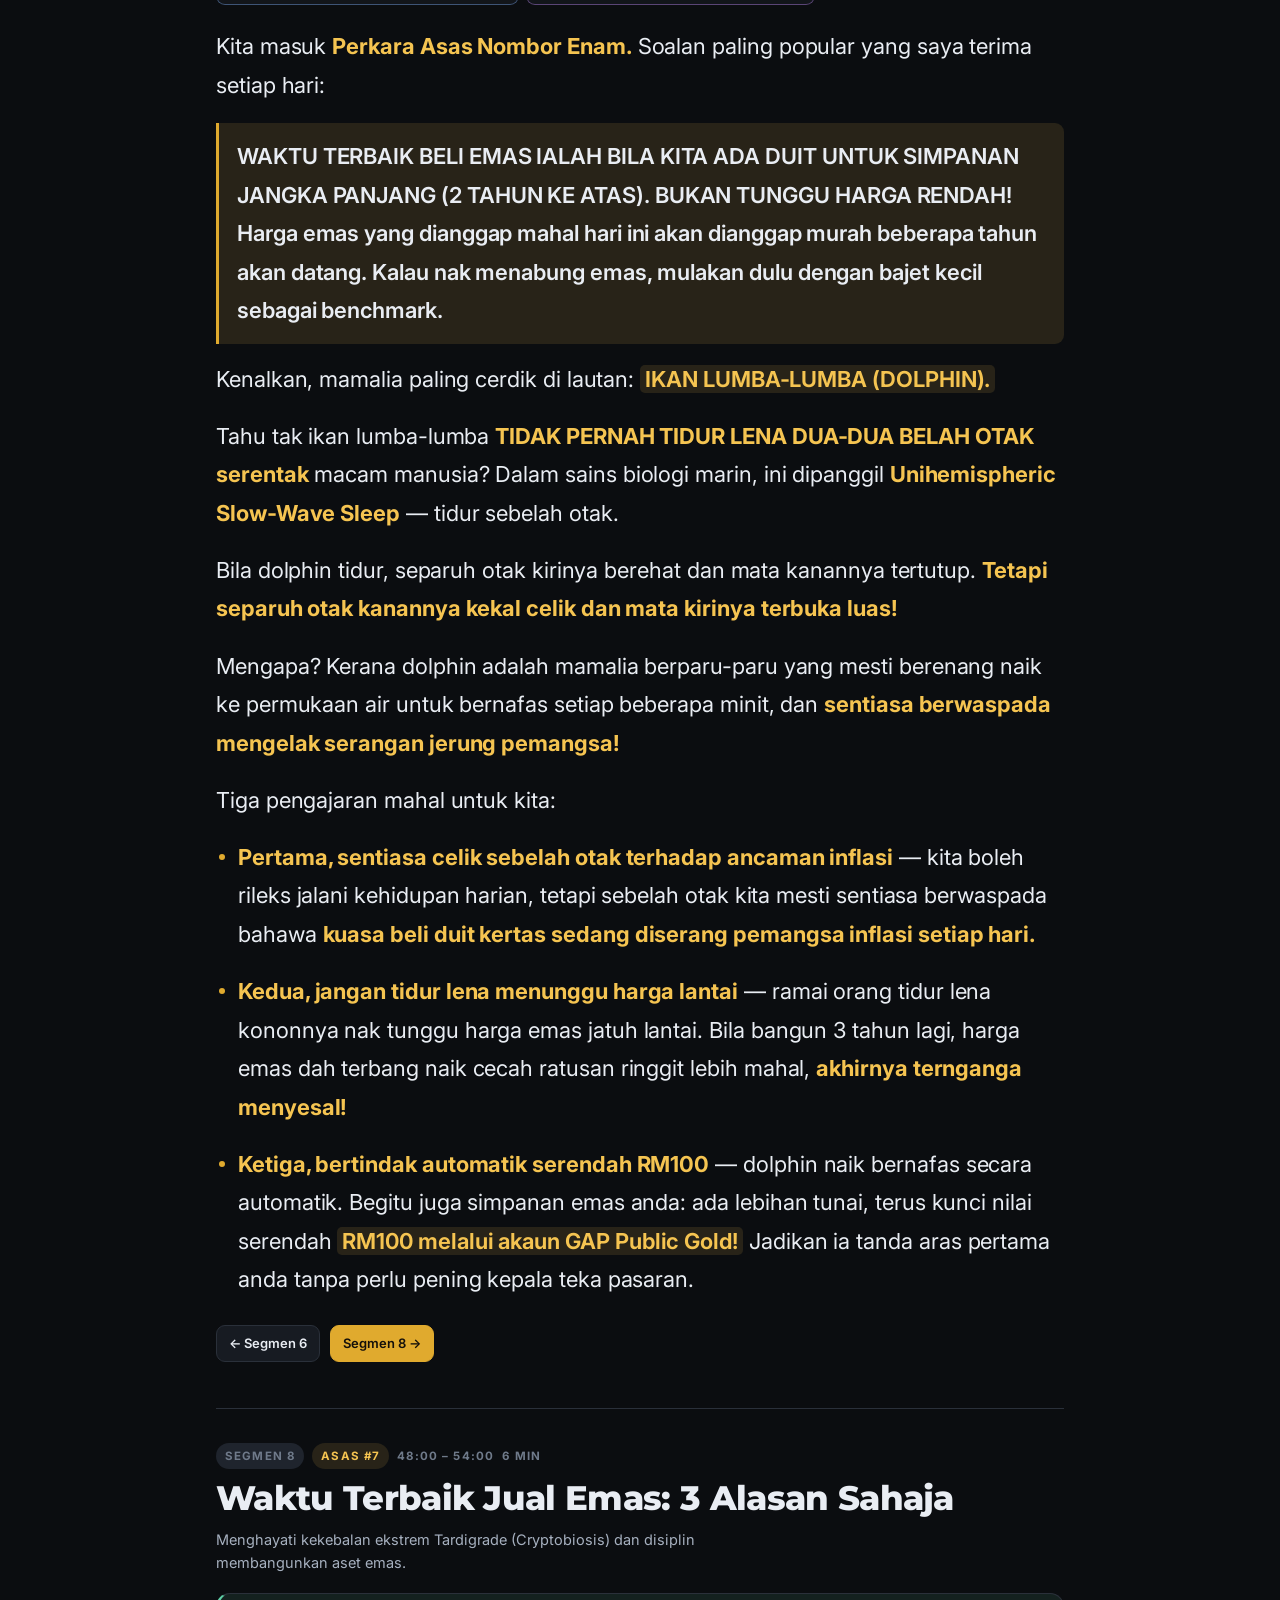
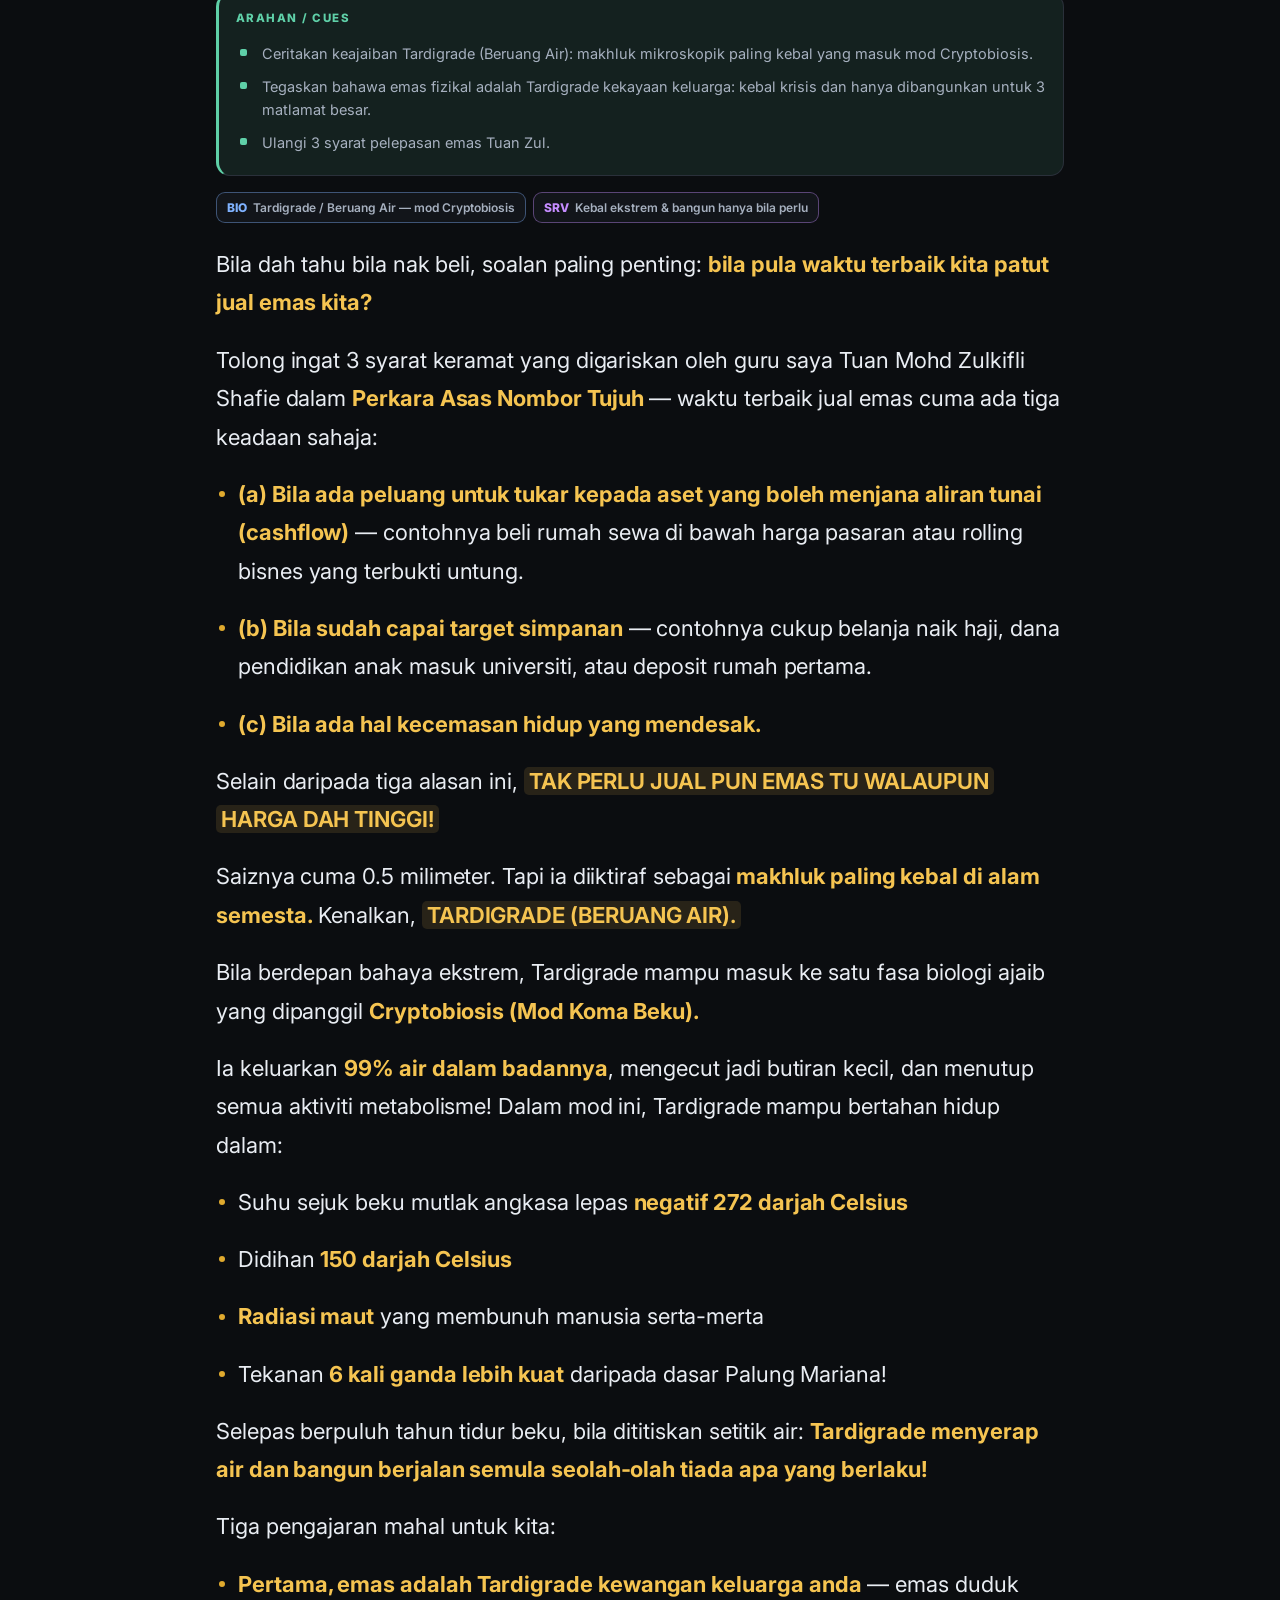
<file: live-10/index.html>
<!doctype html>
<html lang="ms" data-theme="dark" data-mode="penuh">
<head>
<meta charset="utf-8">
<meta name="viewport" content="width=device-width, initial-scale=1, viewport-fit=cover">
<title>Skrip Live — 7 Asas Simpanan Emas</title>
<meta name="description" content="Skrip lengkap live stream 1 jam: 7 Asas Simpanan Emas x Psikologi Wang &amp; Prinsip Kejayaan. Teleprompter dengan jam segmen, cue card dan mod ringkas.">
<meta name="theme-color" content="#0b0d10">
<meta name="robots" content="noindex">
<link rel="preconnect" href="https://fonts.googleapis.com">
<link rel="preconnect" href="https://fonts.gstatic.com" crossorigin>
<link href="https://fonts.googleapis.com/css2?family=Inter:wght@400;500;600;700&family=Montserrat:wght@700;800&display=swap" rel="stylesheet">
<link rel="stylesheet" href="../assets/css/style.css">
<link rel="icon" href="data:image/svg+xml,<svg xmlns='http://www.w3.org/2000/svg' viewBox='0 0 32 32'><text y='26' font-size='26'>🎙️</text></svg>">
</head>
<body>

<!-- ============ TOPBAR ============ -->
<header class="topbar no-print">
  <div class="topbar-in">
    <div class="clock" id="clock">
      <small>Jumlah</small>
      <span id="clock-val">0:00</span>
    </div>

    <div class="seg-now">
      <span id="now-label">Segmen 1</span>
      <b id="now-title">Memuatkan…</b>
    </div>

    <button class="btn icon" id="theme" title="Tukar tema" aria-label="Tukar tema">☾</button>
    <button class="btn icon" id="gear" title="Tetapan (?)" aria-label="Tetapan">⚙</button>
    <button class="btn icon primary" id="play" title="Mula / jeda (Space)" aria-label="Mula">▶</button>
  </div>
  <div class="progress" id="bar"><i></i></div>
  <div class="chips" id="chips"></div>
</header>

<!-- ============ KANDUNGAN ============ -->
<div class="wrap">

  <section class="prep no-print">
    <div class="seg-kicker" style="margin-bottom:6px">
      <span class="tag gold" id="meta-durasi">—</span>
      <span id="meta-format">—</span>
    </div>
    <h1 style="font-family:var(--font-head);font-size:clamp(26px,6.4vw,40px);line-height:1.12;margin:0 0 6px;letter-spacing:-.02em">
      <span id="judul">—</span>
    </h1>
    <p style="color:var(--gold-400);font-weight:600;margin:0 0 4px" id="subjudul">—</p>
    <p style="color:var(--text-mute);font-size:13.5px;margin:0 0 4px" id="meta-hos">—</p>

    <div class="prep-grid" style="margin-top:22px">
      <div class="box">
        <h3>Checklist sebelum go-live</h3>
        <ul class="checklist" id="props"></ul>
      </div>
      <div class="box">
        <h3>Rujukan teras</h3>
        <ul class="rujukan-list" id="rujukan-teras"></ul>
        <div style="margin-top:16px;display:flex;gap:8px;flex-wrap:wrap">
          <button class="btn" data-mode-btn="penuh">Penuh</button>
          <button class="btn" data-mode-btn="skrip">Skrip saja</button>
          <button class="btn" data-mode-btn="ringkas">Ringkas</button>
          <button class="btn" onclick="window.print()">Cetak / PDF</button>
        </div>
      </div>
    </div>
  </section>

  <main>
    <div id="loading" style="padding:40px 0;color:var(--text-mute)">Memuatkan skrip…</div>
    <div id="segmen"></div>
  </main>

  <footer class="foot no-print">
    <p style="margin:0 0 6px"><a href="../">← Semua skrip live</a></p>
    <p style="margin:0">Taufik Musa · Authorized Dealer Public Gold PG00359605 · <code>live.taufik.fyi</code></p>
  </footer>
</div>

<!-- ============ BAR BAWAH ============ -->
<div class="bottombar no-print">
 <div class="bottombar-in">
  <button class="btn" id="prev" title="Segmen sebelum (←)">←</button>
  <button class="btn" id="next" title="Segmen seterusnya (→)">→</button>
  <div class="segtime" id="segtime">
    <small>Baki segmen</small>
    <span id="segtime-val">0:00</span>
  </div>
  <div class="spacer"></div>
  <button class="btn" id="scroll" title="Auto-scroll (S)">Auto-scroll</button>
  <button class="btn" id="reset" title="Reset jam (R)">Reset</button>
 </div>
</div>

<!-- ============ TETAPAN ============ -->
<div class="sheet" id="sheet" role="dialog" aria-label="Tetapan">
  <div class="sheet-in">
    <h3>Tetapan</h3>

    <div class="row">
      <span class="lbl">Saiz teks skrip</span>
      <input type="range" id="rng-size" min="15" max="46" step="1">
      <span id="val-size" style="font-size:13px;color:var(--text-mute);min-width:52px;text-align:right">22px</span>
    </div>

    <div class="row">
      <span class="lbl">Laju auto-scroll</span>
      <input type="range" id="rng-speed" min="4" max="120" step="2">
      <span id="val-speed" style="font-size:13px;color:var(--text-mute);min-width:62px;text-align:right">28 px/s</span>
    </div>

    <div class="row">
      <span class="lbl">Paparan</span>
      <div class="seg-btns">
        <button class="btn" data-mode-btn="penuh">Penuh</button>
        <button class="btn" data-mode-btn="skrip">Skrip</button>
        <button class="btn" data-mode-btn="ringkas">Ringkas</button>
      </div>
    </div>

    <div class="kbd-help">
      <kbd>Space</kbd> mula/jeda &nbsp; <kbd>←</kbd><kbd>→</kbd> segmen &nbsp; <kbd>1</kbd>–<kbd>9</kbd> lompat<br>
      <kbd>+</kbd><kbd>−</kbd> saiz teks &nbsp; <kbd>S</kbd> auto-scroll &nbsp; <kbd>F</kbd> skrin penuh &nbsp; <kbd>R</kbd> reset
    </div>

    <div style="margin-top:18px;text-align:right">
      <button class="btn primary" data-close>Tutup</button>
    </div>
  </div>
</div>

<script>window.LIVE_ID = 'live-10';</script>
<script src="../assets/js/app.js"></script>
</body>
</html>
</file>
<file: assets/css/style.css>
/* ============================================================
   live.taufik.fyi — Skrip Live Teleprompter
   Tema: Ink + Gold. Dark-first (live selalu waktu malam).
   ============================================================ */

:root {
  --ink-900: #0b0d10;
  --ink-800: #12151a;
  --ink-700: #171b22;
  --ink-600: #1f242d;
  --ink-500: #2b313c;
  --line:    #2a303a;

  --gold-400: #f5c451;
  --gold-500: #e0aa2e;
  --gold-600: #b5831b;
  --gold-soft: rgba(245, 196, 81, .12);

  --text:      #e9edf3;
  --text-dim:  #a6b0bf;
  --text-mute: #6f7a8a;

  --cue:    #5fd0a8;
  --cue-bg: rgba(95, 208, 168, .10);
  --warn:   #ff6b6b;
  --warn-bg: rgba(255, 107, 107, .12);
  --ref-1: #7fb2ff;
  --ref-2: #c58cff;
  --ref-3: #ff9b7a;
  --ref-4: #5ecbe8;
  --ref-5: #9ede6f;
  --ref-6: #ffa8cd;

  --radius: 14px;
  --radius-sm: 9px;
  --maxw: 880px;

  --font-ui: "Inter", -apple-system, BlinkMacSystemFont, "Segoe UI", Roboto, sans-serif;
  --font-read: "Inter", -apple-system, BlinkMacSystemFont, "Segoe UI", Roboto, sans-serif;
  --font-head: "Montserrat", var(--font-ui);

  /* dikawal oleh JS */
  --skrip-size: 22px;
  --skrip-lead: 1.75;
}

/* Mod terang untuk print / siang */
:root[data-theme="light"] {
  --ink-900: #f6f7f9;
  --ink-800: #ffffff;
  --ink-700: #ffffff;
  --ink-600: #eef1f5;
  --ink-500: #e2e7ee;
  --line:    #dde3ea;
  --text:      #12151a;
  --text-dim:  #4a5464;
  --text-mute: #7a8595;
  --gold-400: #9a6d00;
  --gold-500: #b5831b;
  --gold-soft: rgba(181, 131, 27, .13);
  --cue: #0f8a63;
  --cue-bg: rgba(15, 138, 99, .09);
  --ref-1: #1f5fc4;
  --ref-2: #7a35c9;
  --ref-3: #c2410c;
  --ref-4: #0e7490;
  --ref-5: #3f7a12;
  --ref-6: #b83280;
}

* { box-sizing: border-box; }

/* `hidden` mesti menang atas display:grid/flex pada elemen yang sama */
[hidden] { display: none !important; }

html { -webkit-text-size-adjust: 100%; scroll-behavior: smooth; }

body {
  margin: 0;
  background: var(--ink-900);
  color: var(--text);
  font-family: var(--font-ui);
  line-height: 1.6;
  overflow-wrap: break-word;
}

a { color: var(--gold-400); text-decoration: none; }
a:hover { text-decoration: underline; }

.wrap { max-width: var(--maxw); margin: 0 auto; padding: 0 16px; }

/* ---------- Hub / index ---------- */

.hero {
  padding: 56px 0 36px;
  border-bottom: 1px solid var(--line);
  background:
    radial-gradient(900px 340px at 50% -80px, var(--gold-soft), transparent 70%);
}
.brand {
  font-family: var(--font-head);
  font-weight: 800;
  letter-spacing: .14em;
  text-transform: uppercase;
  font-size: 12px;
  color: var(--gold-400);
}
.hero h1 {
  font-family: var(--font-head);
  font-size: clamp(28px, 7vw, 46px);
  line-height: 1.12;
  margin: 12px 0 10px;
  letter-spacing: -.02em;
}
.hero p { color: var(--text-dim); max-width: 60ch; margin: 0; }

.grid { display: grid; gap: 16px; padding: 32px 0 8px; }
@media (min-width: 720px) { .grid { grid-template-columns: repeat(2, 1fr); } }

.card {
  display: block;
  background: var(--ink-800);
  border: 1px solid var(--line);
  border-radius: var(--radius);
  padding: 20px;
  color: inherit;
  transition: border-color .18s, transform .18s, background .18s;
}
.card:hover {
  border-color: var(--gold-600);
  transform: translateY(-2px);
  text-decoration: none;
  background: var(--ink-700);
}
.card .ver {
  font-size: 11px; font-weight: 700; letter-spacing: .12em; text-transform: uppercase;
  color: var(--gold-400); background: var(--gold-soft);
  padding: 4px 9px; border-radius: 999px; display: inline-block;
}
.card h2 { font-family: var(--font-head); font-size: 21px; margin: 12px 0 6px; letter-spacing: -.01em; }
.card p { color: var(--text-dim); font-size: 14.5px; margin: 0 0 14px; }
.card .meta { display: flex; flex-wrap: wrap; gap: 8px; font-size: 12.5px; color: var(--text-mute); }
.card .meta span { background: var(--ink-600); padding: 3px 9px; border-radius: 999px; }

.card.soon { opacity: .55; border-style: dashed; pointer-events: none; }

.foot {
  border-top: 1px solid var(--line);
  margin-top: 48px; padding: 28px 0 56px;
  color: var(--text-mute); font-size: 13px;
}

/* ---------- Topbar teleprompter ---------- */

.topbar {
  position: sticky; top: 0; z-index: 60;
  background: var(--ink-900);
  backdrop-filter: blur(12px);
  border-bottom: 1px solid var(--line);
}
:root[data-theme="light"] .topbar { background: var(--ink-800); }

.topbar-in {
  max-width: var(--maxw); margin: 0 auto; padding: 9px 12px;
  display: flex; align-items: center; gap: 8px; flex-wrap: wrap;
}

.clock {
  font-variant-numeric: tabular-nums;
  font-family: var(--font-head);
  font-weight: 700;
  font-size: 19px;
  letter-spacing: .01em;
  min-width: 68px;
}
.clock small { display: block; font-size: 9.5px; font-weight: 600; letter-spacing: .1em;
  text-transform: uppercase; color: var(--text-mute); }
.clock.over { color: var(--warn); }

.seg-now {
  flex: 1 1 140px; min-width: 0;
  font-size: 12.5px; color: var(--text-dim);
}
.seg-now b { display: block; color: var(--text); font-size: 14px; font-weight: 650;
  white-space: nowrap; overflow: hidden; text-overflow: ellipsis; }

.btn {
  appearance: none; border: 1px solid var(--line); background: var(--ink-700);
  color: var(--text); font: inherit; font-size: 13px; font-weight: 600;
  padding: 7px 12px; border-radius: var(--radius-sm); cursor: pointer;
  transition: background .15s, border-color .15s, color .15s;
  white-space: nowrap;
}
.btn:hover { background: var(--ink-600); border-color: var(--ink-500); }
.btn.primary { background: var(--gold-500); border-color: var(--gold-500); color: #14100a; }
.btn.primary:hover { background: var(--gold-400); border-color: var(--gold-400); }
.btn.on { border-color: var(--gold-500); color: var(--gold-400); background: var(--gold-soft); }
.btn.icon { padding: 7px 10px; min-width: 36px; }
.btn:disabled { opacity: .4; cursor: not-allowed; }

.progress { height: 3px; background: var(--ink-600); }
.progress > i { display: block; height: 100%; width: 0; background: linear-gradient(90deg, var(--gold-600), var(--gold-400)); transition: width .4s linear; }
.progress.over > i { background: var(--warn); }

/* baris segmen chips */
.chips {
  display: flex; gap: 6px; overflow-x: auto; padding: 8px 12px;
  max-width: var(--maxw); margin: 0 auto;
  scrollbar-width: none;
}
.chips::-webkit-scrollbar { display: none; }
.chip {
  flex: 0 0 auto; font-size: 12px; font-weight: 650;
  padding: 6px 11px; border-radius: 999px;
  border: 1px solid var(--line); background: var(--ink-800); color: var(--text-dim);
  cursor: pointer; white-space: nowrap;
}
.chip:hover { color: var(--text); border-color: var(--ink-500); }
.chip.active { background: var(--gold-soft); border-color: var(--gold-500); color: var(--gold-400); }
.chip.done { color: var(--text-mute); }
.chip.done::before { content: "✓ "; color: var(--cue); }

/* ---------- Kandungan segmen ---------- */

main { padding: 22px 0 40vh; }

.seg { scroll-margin-top: 108px; padding: 0 0 46px; }
.seg + .seg { border-top: 1px solid var(--line); padding-top: 34px; }

.seg-head { margin-bottom: 18px; }
.seg-kicker {
  display: flex; flex-wrap: wrap; gap: 8px; align-items: center;
  font-size: 11.5px; font-weight: 700; letter-spacing: .1em; text-transform: uppercase;
  color: var(--text-mute); margin-bottom: 10px;
}
.seg-kicker .tag { background: var(--ink-600); padding: 4px 9px; border-radius: 999px; }
.seg-kicker .tag.gold { background: var(--gold-soft); color: var(--gold-400); }
.seg h2 {
  font-family: var(--font-head); font-weight: 800;
  font-size: clamp(23px, 5.4vw, 34px); line-height: 1.15; margin: 0 0 10px;
  letter-spacing: -.02em;
}
.objektif { color: var(--text-dim); font-size: 14.5px; margin: 0; max-width: 62ch; }

.box {
  border: 1px solid var(--line); border-radius: var(--radius);
  background: var(--ink-800); padding: 15px 17px; margin: 16px 0;
}
.box h3 {
  font-size: 11.5px; font-weight: 800; letter-spacing: .12em; text-transform: uppercase;
  margin: 0 0 10px; color: var(--text-mute);
}
.box.cues { border-left: 3px solid var(--cue); background: var(--cue-bg); }
.box.cues h3 { color: var(--cue); }
.box.cues ul { margin: 0; padding-left: 0; list-style: none; }
.box.cues li { position: relative; padding: 5px 0 5px 26px; font-size: 14.5px; color: var(--text-dim); }
.box.cues li::before {
  content: ""; position: absolute; left: 4px; top: 12px;
  width: 7px; height: 7px; border-radius: 2px; background: var(--cue);
}
.box.alat { border-left: 3px solid var(--gold-500); }
.box.alat p { margin: 0; font-size: 14.5px; color: var(--text-dim); }

.refs { display: flex; flex-wrap: wrap; gap: 7px; margin: 14px 0 0; }
.ref {
  font-size: 12px; font-weight: 600; padding: 5px 10px; border-radius: var(--radius-sm);
  border: 1px solid var(--line); color: var(--text-dim); background: var(--ink-800);
}
/* Label lencana datang daripada data (buku.label), bukan daripada CSS.
   Warna dihantar sebagai --b pada elemen, jadi menambah buku baharu
   tidak pernah memerlukan peraturan CSS baharu. */
.ref { border-color: color-mix(in srgb, var(--b, var(--line)) 40%, transparent); }
.ref b { font-weight: 800; margin-right: 6px; color: var(--b, var(--text-mute)); }

/* teks skrip — bahagian yang dibaca */
.skrip { margin-top: 22px; }
.skrip p, .skrip li {
  font-family: var(--font-read);
  font-size: var(--skrip-size);
  line-height: var(--skrip-lead);
  margin: 0 0 .85em;
  letter-spacing: -.003em;
}
.skrip strong { color: var(--gold-400); font-weight: 700; }
.skrip em { color: var(--text-mute); font-style: italic; }
.skrip mark {
  background: var(--gold-soft); color: var(--gold-400);
  padding: 1px 5px; border-radius: 5px; font-weight: 650;
  box-decoration-break: clone; -webkit-box-decoration-break: clone;
}
.skrip ul { margin: 0 0 .9em; padding-left: 0; list-style: none; }
.skrip ul li { position: relative; padding-left: 22px; }
.skrip ul li::before {
  content: ""; position: absolute; left: 3px; top: calc(var(--skrip-size) * var(--skrip-lead) / 2 - 3px);
  width: 6px; height: 6px; border-radius: 50%; background: var(--gold-500);
}
.skrip blockquote {
  margin: 1em 0; padding: 14px 18px;
  border-left: 3px solid var(--gold-500); background: var(--gold-soft);
  border-radius: 0 var(--radius-sm) var(--radius-sm) 0;
}
.skrip blockquote p { margin: 0; font-weight: 600; }

.seg-foot { display: flex; gap: 10px; flex-wrap: wrap; margin-top: 26px; }

/* ---------- Mod ringkas (cheat sheet) ---------- */

:root[data-mode="ringkas"] .skrip { display: none; }
:root[data-mode="ringkas"] .seg { padding-bottom: 26px; }
:root[data-mode="ringkas"] .seg + .seg { padding-top: 24px; }

:root[data-mode="skrip"] .box.cues,
:root[data-mode="skrip"] .box.alat,
:root[data-mode="skrip"] .refs,
:root[data-mode="skrip"] .objektif { display: none; }

/* ---------- Panel persediaan ---------- */

.prep { padding: 26px 0 10px; }
.prep-grid { display: grid; gap: 14px; }
@media (min-width: 720px) { .prep-grid { grid-template-columns: 1fr 1fr; } }

.checklist { margin: 0; padding: 0; list-style: none; }
.checklist li { padding: 2px 0; }
.checklist label {
  display: flex; gap: 10px; align-items: flex-start; cursor: pointer;
  font-size: 14.5px; color: var(--text-dim); padding: 5px 0;
}
.checklist input { margin-top: 4px; accent-color: var(--gold-500); width: 16px; height: 16px; flex: 0 0 auto; }
.checklist input:checked + span { color: var(--text-mute); text-decoration: line-through; }

.rujukan-list { margin: 0; padding: 0; list-style: none; font-size: 14.5px; }
.rujukan-list li { padding: 7px 0; border-bottom: 1px dashed var(--line); color: var(--text-dim); }
.rujukan-list li:last-child { border-bottom: 0; }
.rujukan-list b { color: var(--text); font-weight: 650; }

/* ---------- Bar bawah (mobile) ---------- */

.bottombar {
  position: fixed; left: 0; right: 0; bottom: 0; z-index: 60;
  background: var(--ink-900);
  border-top: 1px solid var(--line);
  padding-bottom: env(safe-area-inset-bottom);
}
.bottombar-in {
  max-width: var(--maxw); margin: 0 auto;
  padding: 9px 12px;
  display: flex; gap: 8px; align-items: center;
}
:root[data-theme="light"] .bottombar { background: var(--ink-800); }
.bottombar .spacer { flex: 1; }
.bottombar .segtime { font-variant-numeric: tabular-nums; font-weight: 700; font-size: 15px; }
.bottombar .segtime.over { color: var(--warn); }
.bottombar .segtime small { color: var(--text-mute); font-weight: 600; font-size: 11px; display: block; }

/* ---------- Tetapan drawer ---------- */

.sheet {
  position: fixed; inset: 0; z-index: 80; display: none;
  background: rgba(0,0,0,.55);
}
.sheet.open { display: block; }
.sheet-in {
  position: absolute; left: 0; right: 0; bottom: 0;
  background: var(--ink-800); border-top: 1px solid var(--line);
  border-radius: 18px 18px 0 0; padding: 18px 18px calc(24px + env(safe-area-inset-bottom));
  max-width: var(--maxw); margin: 0 auto;
}
.sheet h3 { margin: 0 0 14px; font-family: var(--font-head); font-size: 17px; }
.row { display: flex; align-items: center; gap: 10px; padding: 9px 0; flex-wrap: wrap; }
.row .lbl { font-size: 13.5px; color: var(--text-dim); flex: 1 1 110px; }
.row input[type="range"] { flex: 1 1 140px; accent-color: var(--gold-500); }
.seg-btns { display: flex; gap: 6px; }

.kbd-help { font-size: 12.5px; color: var(--text-mute); margin-top: 14px; line-height: 2; }
.kbd-help kbd {
  background: var(--ink-600); border: 1px solid var(--line); border-bottom-width: 2px;
  border-radius: 5px; padding: 2px 6px; font-family: ui-monospace, monospace; font-size: 11.5px;
  color: var(--text-dim);
}

/* ---------- Print ---------- */

@media print {
  :root { --skrip-size: 12pt; --skrip-lead: 1.5; }
  .topbar, .bottombar, .chips, .sheet, .seg-foot, .no-print { display: none !important; }
  body { background: #fff; color: #000; }
  .box { border: 1px solid #bbb; background: #fafafa; }
  .seg { page-break-after: always; }
  .skrip strong, .skrip mark { color: #000; background: #f1e4bd; }
  a { color: #000; }
}

@media (prefers-reduced-motion: reduce) {
  * { animation: none !important; transition: none !important; scroll-behavior: auto !important; }
}

/* ============================================================
   HUB — kotak carian, hasil, senarai segmen
   ============================================================ */

.searchbox {
  position: relative; display: flex; align-items: center;
  margin: 28px 0 0; max-width: 620px;
  background: var(--ink-800); border: 1px solid var(--line);
  border-radius: 999px; padding: 4px 6px 4px 16px;
  transition: border-color .18s, box-shadow .18s;
}
.searchbox:focus-within {
  border-color: var(--gold-500);
  box-shadow: 0 0 0 4px var(--gold-soft);
}
.searchbox svg {
  width: 19px; height: 19px; flex: 0 0 auto;
  fill: none; stroke: var(--text-mute); stroke-width: 2; stroke-linecap: round;
}
.searchbox input {
  flex: 1; min-width: 0;
  background: none; border: 0; outline: 0;
  color: var(--text); font: inherit; font-size: 16px;
  padding: 13px 12px;
}
.searchbox input::placeholder { color: var(--text-mute); }
.searchbox input::-webkit-search-cancel-button { display: none; }
.searchbox input:disabled { opacity: .6; }
#clearq {
  appearance: none; border: 0; background: var(--ink-600); color: var(--text-dim);
  width: 28px; height: 28px; border-radius: 50%; cursor: pointer;
  font-size: 12px; line-height: 1; flex: 0 0 auto;
}
#clearq:hover { background: var(--ink-500); color: var(--text); }
.searchbox .slash {
  flex: 0 0 auto; margin: 0 10px 0 8px;
  background: var(--ink-600); border: 1px solid var(--line); border-bottom-width: 2px;
  border-radius: 5px; padding: 2px 8px; font-size: 11.5px; color: var(--text-mute);
  font-family: ui-monospace, monospace;
}
@media (max-width: 560px) { .searchbox .slash { display: none; } }

.searchmeta { min-height: 20px; margin-top: 10px; font-size: 13px; color: var(--text-mute); }

.hero .chips { padding: 6px 0 0; margin: 0; max-width: none; }

/* hasil carian */
.hasil { display: grid; gap: 10px; padding: 26px 0 8px; }

.hit {
  display: block; padding: 15px 17px; color: inherit;
  background: var(--ink-800); border: 1px solid var(--line);
  border-radius: var(--radius); border-left: 3px solid var(--ink-500);
  transition: border-color .15s, background .15s;
}
.hit:hover { text-decoration: none; background: var(--ink-700); border-left-color: var(--gold-500); }
.hit-top {
  display: flex; flex-wrap: wrap; gap: 8px; align-items: center;
  font-size: 11.5px; font-weight: 700; letter-spacing: .08em; text-transform: uppercase;
  color: var(--text-mute); margin-bottom: 8px;
}
.hit-top .ver {
  background: var(--gold-soft); color: var(--gold-400);
  padding: 3px 8px; border-radius: 999px; letter-spacing: .1em;
}
.hit-masa { margin-left: auto; font-variant-numeric: tabular-nums; }
.hit b {
  display: block; font-family: var(--font-head); font-size: 17px;
  letter-spacing: -.01em; margin-bottom: 6px;
}
.hit p { margin: 0; font-size: 14px; line-height: 1.65; color: var(--text-dim); }
.hit mark {
  background: var(--gold-soft); color: var(--gold-400);
  padding: 0 3px; border-radius: 4px; font-weight: 650;
}

.kosong {
  padding: 40px 20px; text-align: center;
  border: 1px dashed var(--line); border-radius: var(--radius); color: var(--text-dim);
}
.kosong b { display: block; color: var(--text); font-size: 17px; margin-bottom: 8px; }
.kosong p { margin: 0 auto; max-width: 46ch; font-size: 14px; }

/* kad siri + senarai segmen boleh buka */
.kad { padding: 0; overflow: hidden; }
.kad-top { display: block; padding: 20px 20px 16px; color: inherit; }
.kad-top:hover { text-decoration: none; }
.kad:hover { border-color: var(--gold-600); }

.kad-toggle {
  appearance: none; width: 100%; text-align: left;
  background: none; border: 0; border-top: 1px solid var(--line);
  color: var(--text-dim); font: inherit; font-size: 13px; font-weight: 600;
  padding: 12px 20px; cursor: pointer;
  display: flex; align-items: center; justify-content: space-between;
}
.kad-toggle:hover { color: var(--gold-400); background: var(--ink-700); }
.kad-toggle i { font-style: normal; transition: transform .2s; }
.kad-toggle.open i { transform: rotate(180deg); }

.seglist { margin: 0; padding: 4px 0 10px; list-style: none; border-top: 1px solid var(--line); }
.seglist a {
  display: flex; align-items: center; gap: 12px;
  padding: 9px 20px; color: var(--text-dim); font-size: 14px;
}
.seglist a:hover { text-decoration: none; background: var(--ink-700); color: var(--text); }
.sl-no {
  flex: 0 0 auto; width: 22px; height: 22px; border-radius: 6px;
  background: var(--ink-600); color: var(--text-mute);
  font-size: 11.5px; font-weight: 700;
  display: flex; align-items: center; justify-content: center;
}
.seglist a:hover .sl-no { background: var(--gold-soft); color: var(--gold-400); }
.sl-tajuk { flex: 1; min-width: 0; overflow: hidden; text-overflow: ellipsis; white-space: nowrap; }
.sl-masa { flex: 0 0 auto; font-size: 12px; color: var(--text-mute); font-variant-numeric: tabular-nums; }

/* skeleton masa memuat */
.skeleton { display: grid; gap: 16px; padding: 32px 0 8px; }
@media (min-width: 720px) { .skeleton { grid-template-columns: repeat(2, 1fr); } }
.sk-card {
  height: 168px; border-radius: var(--radius);
  border: 1px solid var(--line); background: var(--ink-800);
  animation: pulse 1.4s ease-in-out infinite;
}
@keyframes pulse { 0%, 100% { opacity: 1 } 50% { opacity: .45 } }

.foot kbd {
  background: var(--ink-600); border: 1px solid var(--line); border-bottom-width: 2px;
  border-radius: 5px; padding: 1px 6px; font-family: ui-monospace, monospace; font-size: 11.5px;
}

/* Masa auto-scroll jalan, matikan smooth-scroll CSS. Kalau tidak setiap
   window.scrollBy jadi animasi tersendiri dan 60 animasi sesaat akan
   batal-membatal — paling ketara atas telefon, skrin nampak beku. */
html.autoscroll { scroll-behavior: auto; }

/* Tajuk siri selalunya sama merentas versi ("7 Asas Simpanan Emas") — yang
   sebenarnya membezakan satu skrip daripada yang lain ialah sudut/buku yang
   digabungkan. Jadi subtajuk kena cukup menonjol untuk dibaca sekali imbas. */
.card p.kad-sudut {
  color: var(--gold-400);
  font-weight: 600;
  font-size: 14px;
}
</file>
